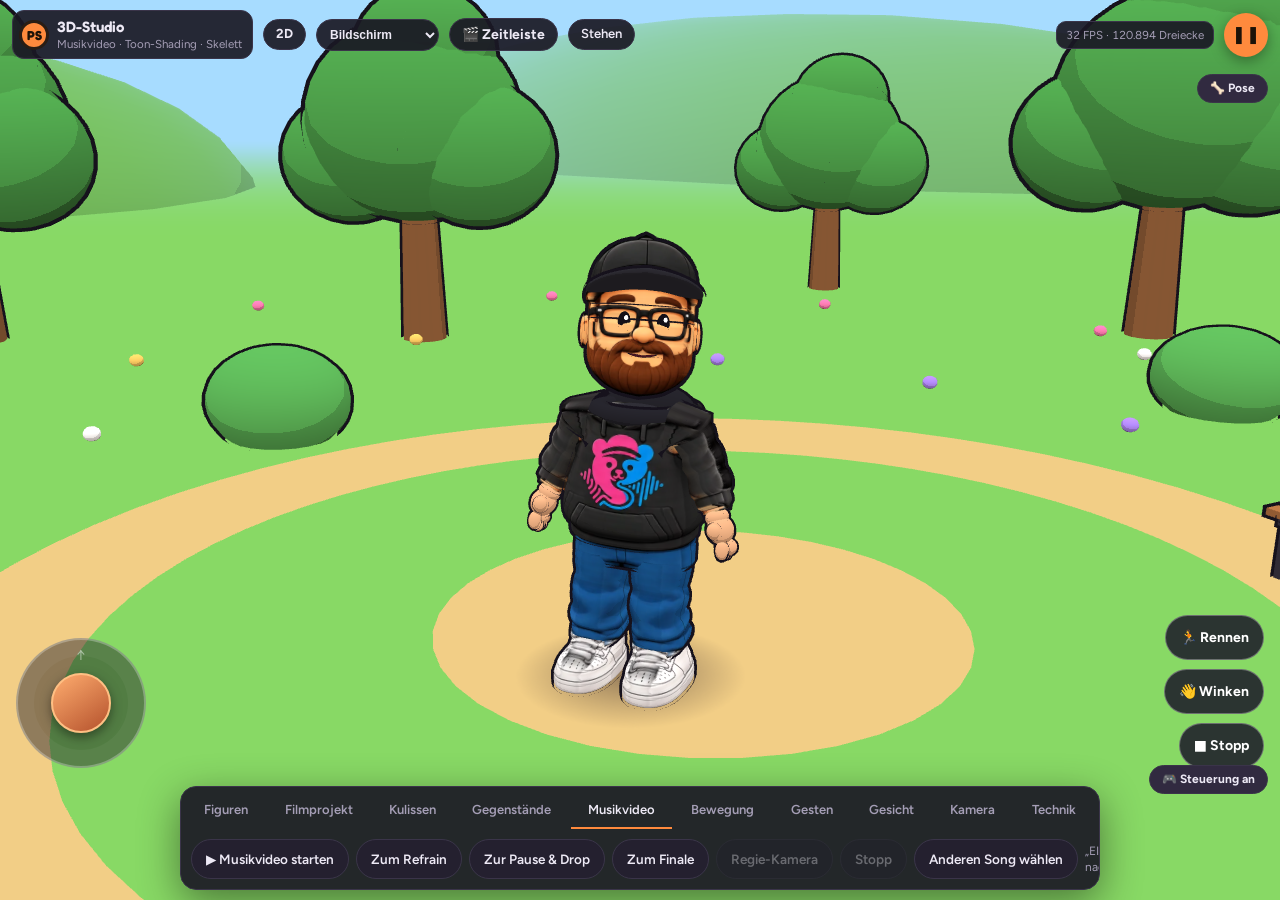
<file: 3d/index.html>
<!doctype html>
<html lang="de">
<head>
<meta charset="utf-8">
<meta name="viewport" content="width=device-width,initial-scale=1,viewport-fit=cover">
<title>PS Cartoon Studio 3D</title>
<link rel="preconnect" href="https://fonts.googleapis.com">
<link rel="preconnect" href="https://fonts.gstatic.com" crossorigin>
<link href="https://fonts.googleapis.com/css2?family=Fredoka:wght@500;600&family=Figtree:wght@400;500;600;700&display=swap" rel="stylesheet">
<style>
/* Layout: Vollbild-3D-Bühne, oben eine schmale Info-Leiste, unten ein Bedienfeld mit Reitern. Bewusst nur dunkles Studio-Design. */
:root{
  --ink:#13111a; --panel:rgba(27,24,36,.92); --panel2:#24202f; --line:#3a3449; --text:#ede9f5; --mute:#a59eb6;
  --accent:#ff8a3d; --accent2:#4fd1c5; --sel:#ffd166;
  --display:'Fredoka','Trebuchet MS',system-ui,sans-serif; --body:'Figtree',system-ui,-apple-system,'Segoe UI',Roboto,sans-serif;
  color-scheme:dark;
}
*{box-sizing:border-box}
[hidden]{display:none!important}
html,body{height:100%;margin:0;background:var(--ink);color:var(--text);font:14px/1.4 var(--body);overflow:hidden;-webkit-tap-highlight-color:transparent}
button,input{font:inherit;color:inherit}
#c{position:fixed;inset:0;width:100%;height:100%;display:block;touch-action:none;outline:none}
#top{position:fixed;left:0;right:0;top:0;display:flex;align-items:center;gap:10px;pointer-events:none;
  padding:calc(10px + env(safe-area-inset-top,0px)) max(12px,env(safe-area-inset-right,0px)) 10px max(12px,env(safe-area-inset-left,0px))}
#top > *{pointer-events:auto}
.brand{display:flex;align-items:center;gap:8px;background:var(--panel);border:1px solid var(--line);border-radius:12px;padding:6px 10px 6px 6px;min-width:0}
.logo{width:30px;height:30px;border-radius:50%;background:var(--accent);color:#1d1208;display:grid;place-items:center;font:700 13px var(--display);border:3px solid #2a1d14;flex:none}
.bt{display:flex;flex-direction:column;min-width:0}
.bt b{font:600 15px var(--display);white-space:nowrap}
.bt span{font-size:11.5px;color:var(--mute);white-space:nowrap;overflow:hidden;text-overflow:ellipsis}
#to2d{background:var(--panel);border:1px solid var(--line);border-radius:20px;padding:5px 12px;font-weight:700;font-size:13px;color:var(--text);text-decoration:none}
#status{background:var(--panel);border:1px solid var(--line);border-radius:20px;padding:5px 12px;font-weight:600;font-size:13px;white-space:nowrap;overflow:hidden;text-overflow:ellipsis;min-width:0}
#status i{font-style:normal;color:var(--sel)}
.spacer{flex:1}
#stats{background:var(--panel);border:1px solid var(--line);border-radius:10px;padding:5px 9px;font-size:11.5px;color:var(--mute);font-variant-numeric:tabular-nums;white-space:nowrap}
#bPause{width:44px;height:44px;border-radius:50%;border:0;background:var(--accent);color:#1d1208;font-size:17px;font-weight:700;cursor:pointer;flex:none;box-shadow:0 4px 14px rgba(0,0,0,.35)}
#panel{position:fixed;left:50%;transform:translateX(-50%);bottom:calc(10px + env(safe-area-inset-bottom,0px));width:min(920px,calc(100% - 20px));
  background:var(--panel);border:1px solid var(--line);border-radius:16px;box-shadow:0 12px 40px rgba(0,0,0,.45);backdrop-filter:blur(8px);-webkit-backdrop-filter:blur(8px)}
#tabs{display:flex;gap:2px;padding:6px 6px 0;overflow-x:auto;scrollbar-width:none}
#tabs::-webkit-scrollbar{display:none}
.tab{flex:1 0 auto;background:none;border:0;border-bottom:2px solid transparent;color:var(--mute);font-weight:600;font-size:13px;padding:8px 10px;cursor:pointer;white-space:nowrap}
.tab.on{color:var(--text);border-bottom-color:var(--accent)}
.chips{display:flex;gap:7px;padding:10px;overflow-x:auto;scrollbar-width:none;align-items:center}
.chips::-webkit-scrollbar{display:none}
.chip{flex:none;height:40px;padding:0 14px;border-radius:20px;border:1px solid var(--line);background:var(--panel2);font-weight:600;font-size:13.5px;cursor:pointer;white-space:nowrap}
.chip:hover:not(:disabled){border-color:#5a5170}
.chip.on{background:var(--accent);border-color:var(--accent);color:#1d1208}
.chip:disabled{opacity:.35;cursor:default}
.chip:focus-visible,.tab:focus-visible,#bPause:focus-visible{outline:2px solid var(--sel);outline-offset:2px}
.field{flex:none;display:flex;align-items:center;gap:8px;height:40px;padding:0 12px;border-radius:20px;border:1px solid var(--line);background:var(--panel2);font-size:13px;font-weight:600;white-space:nowrap}
.field input[type=range]{width:120px;accent-color:var(--accent)}
.field output{font-variant-numeric:tabular-nums;color:var(--sel);min-width:38px}
.note{flex:none;font-size:12px;color:var(--mute);max-width:420px;white-space:normal;line-height:1.35}
#hint{position:fixed;left:50%;transform:translateX(-50%);bottom:calc(130px + env(safe-area-inset-bottom,0px));background:rgba(19,17,26,.78);border-radius:20px;padding:6px 14px;font-size:12.5px;color:var(--mute);pointer-events:none;transition:opacity .6s;white-space:nowrap}
#toast{position:fixed;left:50%;top:calc(70px + env(safe-area-inset-top,0px));transform:translateX(-50%);background:#2c2739;border:1px solid var(--line);border-radius:10px;padding:8px 14px;font-weight:500;box-shadow:0 8px 24px rgba(0,0,0,.45);transition:opacity .3s;max-width:calc(100% - 32px);text-align:center}
#err{position:fixed;inset:0;display:grid;place-items:center;padding:24px;text-align:center;background:var(--ink)}
#err div{max-width:440px}
#err b{font:600 20px var(--display);display:block;margin-bottom:8px}
@media (max-width:640px){
  #stats{display:none}
  .bt span{display:none}
  #hint{bottom:calc(122px + env(safe-area-inset-bottom,0px));font-size:11.5px}
  .chip{height:38px;padding:0 12px;font-size:13px}
}
@media (prefers-reduced-motion:reduce){*{transition:none!important}}

/* Film-Zeitleiste: eigener Editor über der bestehenden Studio-Bedienung. */
#timelineToggle{border:1px solid var(--line);border-radius:20px;padding:6px 12px;background:var(--panel);font-weight:700;cursor:pointer;white-space:nowrap}
#timelineToggle.on{background:var(--accent);color:#21140c}
#timelineEditor{position:fixed;z-index:4;left:50%;bottom:calc(110px + env(safe-area-inset-bottom,0px));transform:translateX(-50%);width:min(920px,calc(100% - 20px));padding:10px;background:rgba(27,24,36,.97);border:1px solid var(--line);border-radius:14px;box-shadow:0 12px 32px #0008}
.tltools{display:flex;gap:7px;align-items:center;flex-wrap:wrap}
.tltools button,.tltools select{background:var(--panel2);border:1px solid var(--line);border-radius:8px;padding:7px 10px;color:var(--text);cursor:pointer}
.tltools button:disabled{opacity:.4;cursor:default}
.tltools select{min-width:115px;max-width:180px}
#tlClock{font-variant-numeric:tabular-nums;color:var(--sel);font-weight:700}
#tlViewport{overflow-x:auto;margin-top:10px;touch-action:pan-x}
#tlTrack{position:relative;height:68px;min-width:100%;background:repeating-linear-gradient(90deg,#343041 0 1px,transparent 1px 80px),#1c1a26;border:1px solid var(--line);border-radius:8px;touch-action:pan-x}
.tlclip{position:absolute;top:27px;height:33px;background:linear-gradient(180deg,#377a91,#215b77);border:1px solid #5fd0ed;border-radius:6px;color:white;font-size:12px;font-weight:700;display:flex;align-items:center;padding:0 14px 0 7px;white-space:nowrap;overflow:hidden;text-overflow:ellipsis;cursor:grab;touch-action:none;user-select:none}
.tlclip.gesture{background:linear-gradient(180deg,#a35e81,#71375e);border-color:#fc9fc4}
.tlclip.selected{outline:2px solid #ffd166;z-index:2}
.tlresize{position:absolute;right:0;top:0;bottom:0;width:12px;border-left:2px solid #ffffff88;cursor:ew-resize}
#tlPlayhead{position:absolute;top:0;bottom:0;width:2px;background:#ffd166;pointer-events:none;z-index:3}
#tlPlayhead:before{content:'';position:absolute;top:0;left:-5px;border-left:6px solid transparent;border-right:6px solid transparent;border-top:10px solid #ffd166}
#tlTicks{height:22px;position:relative;font-size:10px;color:var(--mute);cursor:crosshair}
#tlTicks span{position:absolute;top:0;transform:translateX(-50%)}
#tlHint{font-size:11px;color:var(--mute);padding-top:6px}
@media(max-width:640px){
 #timelineEditor{bottom:calc(112px + env(safe-area-inset-bottom,0px));padding:8px}
 #timelineToggle{padding:6px 8px;font-size:12px}
 .tltools{gap:5px}.tltools button,.tltools select{padding:6px 8px;font-size:12px}
 #tlTrack{height:62px}
 #tlHint{font-size:10px}
}


/* Schritt 2: adaptive Studio-Bühne und große mobile Steuerung */
#frameFormatTop{background:var(--panel);border:1px solid var(--line);border-radius:20px;padding:7px 9px;color:var(--text);font-size:12px;font-weight:700;max-width:135px}
#mobileDock{display:none}
#c{margin:0}
@media(max-width:640px){
 #top{gap:6px;padding:calc(7px + env(safe-area-inset-top,0px)) 8px 6px}
 #top .brand{padding:4px 7px 4px 4px}
 #top .logo{width:28px;height:28px;font-size:12px}
 #top .bt b{font-size:13px}
 #top #to2d{padding:5px 8px}
 #top #timelineToggle,#top #frameFormatTop,#top #bPause,#top #status{display:none}
 #panel{z-index:6;bottom:calc(7px + env(safe-area-inset-bottom,0px));width:calc(100% - 12px);border-radius:14px}
 #tabs{padding:4px 4px 0;gap:2px;justify-content:flex-start}
 #tabs .tab{min-width:77px;min-height:55px;font-size:12px;padding:10px 8px 8px;border-radius:9px 9px 0 0;border-bottom-width:3px}
 #chips{display:none}
 #panel.expanded #chips{display:grid;grid-template-columns:repeat(2,minmax(0,1fr));max-height:min(34vh,250px);overflow-y:auto;overflow-x:hidden;gap:8px;padding:9px}
 #panel.expanded .chip{width:100%;white-space:normal;min-height:48px;height:auto;padding:8px;text-align:center}
 #panel.expanded .field,#panel.expanded .note{grid-column:1/-1;justify-content:center;max-width:none}
 #mobileDock{position:fixed;z-index:6;left:50%;transform:translateX(-50%);bottom:calc(81px + env(safe-area-inset-bottom,0px));display:flex;gap:8px;align-items:center;justify-content:center;background:rgba(27,24,36,.93);padding:6px;border:1px solid var(--line);border-radius:16px;box-shadow:0 6px 18px #0006}
 #mobileDock button,#mobileDock select{height:46px;min-width:70px;padding:6px 10px;border:1px solid var(--line);border-radius:11px;background:var(--panel2);color:var(--text);font-weight:700;font-size:13px}
 #mobileDock button:active{background:var(--accent);color:var(--ink)}
 #mobileDock select{min-width:92px;max-width:106px}
 #timelineEditor{z-index:5;bottom:calc(145px + env(safe-area-inset-bottom,0px));max-height:42vh;overflow-y:auto;overscroll-behavior:contain}
 #panel.expanded ~ #timelineEditor{bottom:calc(150px + env(safe-area-inset-bottom,0px))}
 #hint{bottom:calc(148px + env(safe-area-inset-bottom,0px));max-width:90%;text-align:center}
 #toast{z-index:20}
}
@media(max-width:390px){
 #tabs .tab{min-width:70px}
 #mobileDock{gap:5px}
 #mobileDock button,#mobileDock select{min-width:62px;padding:5px 7px}
}


/* Kulissen- und Requisiten-Editor */
.propControls{display:flex;align-items:center;gap:7px;flex-wrap:wrap;max-height:170px;overflow-y:auto}
.propControls select,.propControls button{font:600 13px var(--body);color:var(--text);border:1px solid var(--line);background:var(--panel2);border-radius:9px;padding:9px;min-height:40px}
.propControls select{max-width:172px}.propControls button{cursor:pointer;min-width:40px}.propControls button:disabled{opacity:.38}
.propControls span{color:var(--mute);font-size:11px}
@media(max-width:640px){#panel.expanded .propControls{grid-column:1/-1;display:grid;grid-template-columns:repeat(4,minmax(0,1fr));max-height:none}
#panel.expanded .propControls select{grid-column:span 2;max-width:none;min-width:0}
#panel.expanded .propControls button{min-width:0}
#panel.expanded .propControls span{grid-column:1/-1}}


/* Filmprojekt-Editor */
.filmControls{display:flex;align-items:center;gap:7px;flex-wrap:wrap;max-height:180px;overflow-y:auto}
.filmControls button,.filmControls input,.filmControls select{font:600 13px var(--body);color:var(--text);border:1px solid var(--line);background:var(--panel2);border-radius:9px;padding:8px 10px;min-height:40px}
.filmControls button{cursor:pointer}.filmControls input{width:160px}.filmControls select{max-width:175px}
.filmControls span{font-size:12px;color:var(--sel)}
@media(max-width:640px){#panel.expanded .filmControls{display:grid;grid-template-columns:repeat(2,minmax(0,1fr));grid-column:1/-1;max-height:none}
#panel.expanded .filmControls input,#panel.expanded .filmControls select{width:100%;max-width:none}
#panel.expanded .filmControls button{min-height:48px}}

/* Mobile Figurensteuerung: joystick links, Gesten rechts – oberhalb der Studioleiste. */
#touchControls{position:fixed;z-index:5;left:0;right:0;bottom:calc(132px + env(safe-area-inset-bottom,0px));display:flex;justify-content:space-between;align-items:flex-end;padding:0 max(16px,env(safe-area-inset-left,0px)) 0 max(16px,env(safe-area-inset-right,0px));pointer-events:none}
#touchControls[hidden]{display:none!important}
#touchStick{position:relative;width:130px;height:130px;border:2px solid rgba(255,255,255,.3);border-radius:50%;background:rgba(20,19,29,.46);box-shadow:inset 0 0 0 16px rgba(255,255,255,.035);touch-action:none;pointer-events:auto;user-select:none}
#touchStick::before{content:'↑';position:absolute;top:6px;left:50%;transform:translateX(-50%);color:rgba(255,255,255,.5)}
#touchKnob{position:absolute;left:50%;top:50%;width:60px;height:60px;margin:-30px 0 0 -30px;border-radius:50%;border:2px solid #ffbf83;background:linear-gradient(145deg,#ffad6f,#b4512c);box-shadow:0 4px 12px rgba(0,0,0,.45);transition:transform .08s;pointer-events:none}
#touchActions{display:flex;flex-direction:column;align-items:flex-end;gap:9px;pointer-events:auto}
.touchAct{min-width:82px;height:45px;padding:0 14px;border:1px solid rgba(255,255,255,.3);border-radius:25px;background:rgba(28,23,40,.85);color:white;font-weight:700;touch-action:none;user-select:none}
.touchAct:active,.touchAct.held{background:#ff8a3d;color:#20120c}
#poseToggle,#poseReset{position:fixed;z-index:6;right:max(12px,env(safe-area-inset-right,0px));top:calc(74px + env(safe-area-inset-top,0px));border:1px solid var(--line);border-radius:18px;background:#312a40;padding:5px 12px;cursor:pointer;font-size:12px;font-weight:700;color:inherit}
#poseReset{top:calc(108px + env(safe-area-inset-top,0px))}
#poseToggle[aria-pressed="true"]{background:#4fd1c5;color:#13111a;border-color:#4fd1c5}
#touchToggle{position:fixed;z-index:5;right:12px;bottom:calc(106px + env(safe-area-inset-bottom,0px));border:1px solid var(--line);border-radius:18px;background:#312a40;padding:5px 12px;cursor:pointer;font-size:12px;font-weight:700}
@media(max-width:640px){#touchControls{bottom:calc(138px + env(safe-area-inset-bottom,0px))}#touchStick{width:116px;height:116px}#touchActions .touchAct{height:40px;min-width:72px;font-size:12px}#hint{display:none}}
</style>
</head>
<body>
<canvas id="c" tabindex="0" aria-label="3D-Bühne – ziehen zum Drehen der Kamera"></canvas>
<div id="top">
  <div class="brand"><span class="logo">PS</span><div class="bt"><b>3D-Studio</b><span>Musikvideo · Toon-Shading · Skelett</span></div></div>
  <a id="to2d" href="../" title="Zum 2D-Studio">2D</a>
  <select id="frameFormatTop" aria-label="Bühnenformat auswählen" title="Format der 3D-Vorschau">
    <option value="auto">Bildschirm</option><option value="portrait">Hochkant 9:16</option><option value="landscape">Quer 16:9</option>
  </select>

<button id="timelineToggle" type="button" aria-controls="timelineEditor" aria-expanded="false">🎬 Zeitleiste</button>
  <div id="status">Stehen</div>
  <div class="spacer"></div>
  <div id="stats">– FPS</div>
  <button id="bPause" title="Pause / Weiter (Leertaste)" aria-label="Pause">❚❚</button>
</div>
<div id="mobileDock" role="group" aria-label="Schnellsteuerung">
 <button id="mobilePause" type="button" aria-label="Pause oder Abspielen">❚❚ Pause</button>
 <button id="mobileTimeline" type="button" aria-controls="timelineEditor">🎬 Film</button>
 <select id="frameFormatMobile" aria-label="Bühnenformat">
  <option value="auto">Auto</option><option value="portrait">9:16</option><option value="landscape">16:9</option>
 </select>
</div>

<div id="hint">Ziehen = Kamera drehen · Mausrad oder zwei Finger = Zoom</div>
<div id="toast" hidden></div>
<div id="touchControls" aria-label="Figur mit Touch bewegen">
  <div id="touchStick" role="group" aria-label="Joystick für die Figur"><div id="touchKnob"></div></div>
  <div id="touchActions"><button id="touchRun" class="touchAct" type="button">🏃 Rennen</button><button id="touchWave" class="touchAct" type="button">👋 Winken</button><button id="touchStop" class="touchAct" type="button">■ Stopp</button></div>
</div>
<button id="touchToggle" type="button" aria-pressed="true" aria-controls="touchControls">🎮 Steuerung an</button>
<button id="poseToggle" type="button" aria-pressed="false" title="Pose-Modus: Hände und Füße ziehen">🦴 Pose</button>
<button id="poseReset" type="button" hidden>↺ Pose lösen</button>
<section id="panel" aria-label="Steuerung">
  <nav id="tabs"></nav>
  <div class="chips" id="chips"></div>
</section>

<section id="timelineEditor" aria-label="Film-Zeitleiste" hidden>
  <div class="tltools">
    <button type="button" id="tlPlay" title="Film abspielen">▶ Abspielen</button>
    <button type="button" id="tlStop" title="Zurück zum Anfang">■ Anfang</button>
    <span id="tlClock">00:00 / 00:30</span>
    <select id="tlNewType" aria-label="Animation auswählen"></select>
    <button type="button" id="tlAdd">+ Block</button>
    <button type="button" id="tlDelete" disabled>Entfernen</button>
  </div>
  <div id="tlViewport">
    <div id="tlTicks" aria-label="Zeitachse"></div>
    <div id="tlTrack" aria-label="Animationsspur für PS Peter">
      <div id="tlPlayhead"></div>
    </div>
  </div>
  <div id="tlHint">Block ziehen = verschieben · rechten Rand ziehen = Dauer ändern · oben auf Zeitachse tippen = springen · 30 Sekunden Testszene</div>
</section>

<input type="file" id="fVoice" accept="audio/*,.mp3,.wav" hidden>
<div id="err" hidden><div><b>3D konnte nicht starten</b><span id="errMsg">Dein Browser unterstützt kein WebGL oder Three.js konnte nicht geladen werden. Bitte mit Internetverbindung in Chrome, Edge, Firefox oder Safari öffnen.</span></div></div>

<script src="three.min.js"></script>
<script>window.THREE || document.write('<script src="https://cdnjs.cloudflare.com/ajax/libs/three.js/r128/three.min.js"><\/script>')</script>
<script>
'use strict';
/* =====================================================================
   PS Cartoon Studio – 3D-Prototyp (Phase 1)
   Echte 3D-Figur: ein Skelett aus 33 Knochen, Körper als SkinnedMesh mit
   weichen Gelenkgewichten, Toon-Shading + schwarze Kontur (Inverted Hull),
   Gesicht mit Morph Targets, Animationen über THREE.AnimationMixer.
   Bewegungen werden aus Fußbahnen + Zwei-Knochen-IK berechnet (kein Rutschen).
   ===================================================================== */
if (!window.THREE) { document.getElementById('err').hidden = false; throw new Error('three.js fehlt'); }
const T = THREE;
const $ = s => document.querySelector(s);
const clamp = (v, a, b) => Math.max(a, Math.min(b, v));
const lerp = (a, b, t) => a + (b - a) * t;
const sstep = (a, b, x) => { const t = clamp((x - a) / (b - a), 0, 1); return t * t * (3 - 2 * t); };
const damp = (a, b, l, dt) => lerp(a, b, 1 - Math.exp(-l * dt));
const angDiff = (a, b) => { let d = b - a; while (d > Math.PI) d -= 2 * Math.PI; while (d < -Math.PI) d += 2 * Math.PI; return d; };
const TAU = Math.PI * 2;
const SIDES = [['L', 1], ['R', -1]];   // L = linke Körperseite der Figur (+X), R = rechte (-X)

// ---------- Renderer & Szene ----------
const canvas = $('#c');
let renderer;
try { renderer = new T.WebGLRenderer({ canvas, antialias: true, powerPreference: 'high-performance' }); }
catch (e) { $('#err').hidden = false; throw e; }
const isPhone = () => Math.min(innerWidth, innerHeight) < 600;
let quality = isPhone() ? 1 : 2; // 0 niedrig, 1 mittel, 2 hoch
const PR = [1, 1.5, 2];
const scene = new T.Scene();
const SKY = new T.Color('#a7dcff');
scene.background = SKY; scene.fog = new T.Fog(SKY, 18, 42);
const camera = new T.PerspectiveCamera(38, 1, 0.05, 140);
scene.add(new T.HemisphereLight(0xffffff, 0x5d4c40, 0.5));
const sun = new T.DirectionalLight(0xffffff, 0.62); sun.position.set(4, 8, 6); scene.add(sun);

// Toon-Verlauf: 3 harte Helligkeitsstufen
const GRAD = (() => { const t = new T.DataTexture(new Uint8Array([120, 200, 255]), 3, 1, T.LuminanceFormat); t.minFilter = t.magFilter = T.NearestFilter; t.generateMipmaps = false; t.needsUpdate = true; return t; })();
const OUTC = '#16121c';
function toon(color, o) { return new T.MeshToonMaterial(Object.assign({ color: new T.Color(color), gradientMap: GRAD }, o || {})); }
// Kontur: Rückseiten entlang der Normalen aufblasen (funktioniert auch mit Skinning und Morphs)
function outlineMat(th, o) {
  const m = new T.MeshBasicMaterial(Object.assign({ color: OUTC, side: T.BackSide }, o || {}));
  m.userData.th = th;
  m.onBeforeCompile = sh => {
    sh.uniforms.uTh = { value: m.userData.th };
    sh.vertexShader = 'uniform float uTh;\n' + sh.vertexShader.replace('#include <begin_vertex>', '#include <begin_vertex>\n\ttransformed += normalize(normal) * uTh;');
  };
  return m;
}
const SPH = new T.SphereGeometry(1, 22, 16), SPH_LO = new T.SphereGeometry(1, 10, 7);
const BOX = new T.BoxGeometry(1, 1, 1);
function part(parent, geo, color, pos, scl, rot, th, opt) {
  opt = opt || {};
  const mat = opt.mat || toon(color);
  const m = new T.Mesh(geo, mat); m.position.set(...(pos || [0, 0, 0])); m.scale.set(...(scl || [1, 1, 1])); m.rotation.set(...(rot || [0, 0, 0]));
  if (th > 0) {
    if (opt.box) { const s = m.scale; const o = new T.Mesh(geo, new T.MeshBasicMaterial({ color: OUTC, side: T.BackSide })); o.scale.set(1 + 2 * th / s.x, 1 + 2 * th / s.y, 1 + 2 * th / s.z); m.add(o); }
    else { const avg = (m.scale.x + m.scale.y + m.scale.z) / 3; m.add(new T.Mesh(geo, outlineMat(th / avg))); }
  }
  parent.add(m); return m;
}
function canvasTex(w, h, draw) { const c = document.createElement('canvas'); c.width = w; c.height = h; draw(c.getContext('2d'), w, h); const t = new T.CanvasTexture(c); t.anisotropy = 4; return t; }

// ---------- Umgebung ----------
const world = new T.Group(); scene.add(world);
(() => {
  const g = new T.Mesh(new T.CircleGeometry(44, 48), toon('#79c25a')); g.rotation.x = -Math.PI / 2; world.add(g);
  const path = new T.Mesh(new T.RingGeometry(2.7, 3.5, 72), toon('#d8b878')); path.rotation.x = -Math.PI / 2; path.position.y = 0.004; world.add(path);
  const plaza = new T.Mesh(new T.CircleGeometry(1.2, 40), toon('#d8b878')); plaza.rotation.x = -Math.PI / 2; plaza.position.y = 0.004; world.add(plaza);
  const tree = (x, z, s) => {
    const t = new T.Group(); t.position.set(x, 0, z); t.scale.setScalar(s); world.add(t);
    part(t, new T.CylinderGeometry(0.13, 0.18, 1.3, 12), '#8a5a36', [0, 0.65, 0], null, null, 0.02);
    [[0, 1.75, 0, 0.85], [-0.55, 1.45, 0.15, 0.55], [0.55, 1.5, -0.1, 0.6], [0.1, 2.25, -0.05, 0.55]].forEach(([a, b, c, r]) => part(t, SPH, '#4ea24c', [a, b, c], [r, r * 0.92, r], null, 0.03));
  };
  [[-5.2, -4.2, 1.1], [5.6, -3.6, 1], [-6.6, 2.6, 0.95], [6.2, 3.4, 1.05], [0.4, -7.8, 1.2], [-3.2, -8.6, 0.9], [4.2, -8.2, 1], [-8.5, -2, 1.1], [8.4, -1, 0.9]].forEach(p => tree(...p));
  const bush = (x, z) => part(world, SPH, '#5bb257', [x, 0.25, z], [0.5, 0.36, 0.45], null, 0.02);
  [[-3.9, -1.2], [4.3, 1.6], [-2.2, 4.6], [1.4, -5.2], [-4.6, 3.6]].forEach(p => bush(...p));
  [[-12, -26, 14, 4], [10, -28, 16, 5], [-26, -10, 10, 3.5], [26, -8, 12, 4]].forEach(([x, z, sx, sy]) => { const h = new T.Mesh(SPH, toon('#6bb04f')); h.position.set(x, -0.5, z); h.scale.set(sx, sy, 7); world.add(h); });
  const flowers = ['#ff7eb6', '#ffd166', '#ffffff', '#b38cff'];
  for (let i = 0; i < 40; i++) { const a = i * 2.39996, r = 4.3 + (i * 37 % 50) / 10; part(world, SPH_LO, flowers[i % 4], [Math.cos(a) * r, 0.05, Math.sin(a) * r], [0.06, 0.05, 0.06], null, 0); }
})();
const clouds = [];
for (let i = 0; i < 6; i++) {
  const c = new T.Group(); c.position.set(-18 + i * 7.5, 7.5 + (i % 3), -16 - (i % 2) * 6); world.add(c); clouds.push(c);
  [[0, 0, 1.4], [1.3, 0.2, 1.1], [-1.3, 0.1, 1], [0.4, 0.7, 1]].forEach(([a, b, r]) => part(c, SPH_LO, '#ffffff', [a, b, 0], [r, r * 0.75, r * 0.8], null, 0));
}
// Parkbank
const BENCH = { pos: new T.Vector3(2.7, 0, -1.7), yaw: -0.55 };
(() => {
  const b = new T.Group(); b.position.copy(BENCH.pos); b.rotation.y = BENCH.yaw; world.add(b);
  const wood = '#b07040', iron = '#3a3542';
  [-0.1, 0, 0.1].forEach(z => part(b, BOX, wood, [0, 0.33, z - 0.02], [1.35, 0.035, 0.085], null, 0.012, { box: true }));
  [0.55, 0.68].forEach((y, i) => part(b, BOX, wood, [0, y, -0.19 - i * 0.02], [1.35, 0.075, 0.03], [-0.15, 0, 0], 0.012, { box: true }));
  [-0.58, 0.58].forEach(x => {
    part(b, BOX, iron, [x, 0.16, 0.07], [0.05, 0.32, 0.05], null, 0.01, { box: true });
    part(b, BOX, iron, [x, 0.34, -0.15], [0.05, 0.68, 0.05], [-0.12, 0, 0], 0.01, { box: true });
    part(b, BOX, iron, [x, 0.3, -0.04], [0.05, 0.04, 0.32], null, 0.01, { box: true });
  });
})();
const shadowTex = canvasTex(128, 128, (g, w) => { const r = g.createRadialGradient(w / 2, w / 2, 4, w / 2, w / 2, w / 2); r.addColorStop(0, 'rgba(20,10,30,.42)'); r.addColorStop(1, 'rgba(20,10,30,0)'); g.fillStyle = r; g.fillRect(0, 0, w, w); });
const blob = new T.Mesh(new T.PlaneGeometry(1, 1), new T.MeshBasicMaterial({ map: shadowTex, transparent: true, depthWrite: false }));
blob.rotation.x = -Math.PI / 2; blob.position.y = 0.008; scene.add(blob);


// ---------- 3D-Kulissen und frei bearbeitbare Requisiten ----------
const stageGroups={}, propsRoot=new T.Group();scene.add(propsRoot);
let stageName='park', activeProp=null, propSerial=0;
const stageNames={park:'Park',wohnzimmer:'Wohnzimmer',stadt:'Stadt am Abend',buehne:'Bühne'};
const propNames={sofa:'Sofa',tisch:'Tisch',stuhl:'Stuhl',pflanze:'Pflanze',lampe:'Stehlampe',mikrofon:'Mikrofon',lautsprecher:'Lautsprecher',discokugel:'Discokugel',bank:'Parkbank'};
function stagePiece(group,geo,color,pos,scale,rot,outline){
 return part(group,geo,color,pos,scale,rot,outline==null?.015:outline);
}
function stageBox(g,c,p,s){return stagePiece(g,BOX,c,p,s,null,.01);}
function newStage(name,floor){
 const g=new T.Group();scene.add(g);stageGroups[name]=g;
 const f=new T.Mesh(new T.PlaneGeometry(40,40),toon(floor));f.rotation.x=-Math.PI/2;f.position.y=-.02;g.add(f);return g;
}
{
 const g=newStage('wohnzimmer','#a88465');
 stageBox(g,'#e5d3b5',[0,3,-6],[16,6,.12]);
 stageBox(g,'#d9bd9c',[-8,3,0],[.12,6,12]);
 stageBox(g,'#805f4e',[0,.02,-1.5],[4,.025,3]);
 stageBox(g,'#9bcee4',[-2.8,3.2,-5.9],[2.2,2.0,.08]);
 stageBox(g,'#eee9de',[-2.8,3.2,-5.81],[.10,2.08,.09]);
 stageBox(g,'#eee9de',[-2.8,3.2,-5.79],[2.3,.10,.09]);
 stageBox(g,'#eee9de',[-2.8,3.2,-5.78],[.1,2.0,.11]);
 stageBox(g,'#eee9de',[-2.8,3.2,-5.77],[2.2,.08,.1]);
 stageBox(g,'#dec4a4',[2.8,1.7,-5.8],[1.6,2.9,.1]);
}
{
 const g=newStage('stadt','#343840');
 for(let i=0;i<12;i++){
   const x=(i%6-2.5)*3.7,z=i<6?-8:-14,h=3+(i*7%6);
   stageBox(g,i%3===0?'#485268':'#394359',[x,h/2,z],[2.8,h,1.7]);
   for(let y=1.4;y<h-.2;y+=1.05)for(let dx of [-.7,.7])
     stageBox(g,(i+y)%3>1?'#ffdf8b':'#738ba6',[x+dx,y,z+.9],[.46,.48,.035]);
 }
 stageBox(g,'#a0a1a4',[0,.012,0],[12,.022,2.3]);
 for(let x=-5;x<6;x+=2)stageBox(g,'#e4d9ac',[x,.025,0],[.85,.02,.08]);
}
{
 const g=newStage('buehne','#1b1a27');
 stageBox(g,'#38313c',[0,.14,-1.25],[6.4,.28,4.0]);
 stageBox(g,'#3e2445',[0,2.7,-4.6],[8.0,5.3,.13]);
 for(const x of [-3.2,3.2]){
   stageBox(g,'#641e54',[x,2.7,-4.42],[.8,5.3,.16]);
   stagePiece(g,new T.CylinderGeometry(.13,.2,.7,12),'#f5e5bf',[x,4.8,-3.3],null,null,.01);
 }
 stageBox(g,'#282734',[0,5.4,-3.9],[7.6,.32,.38]);
}
function buildProp(type){
 const g=new T.Group(), Bx=(c,p,s)=>stagePiece(g,BOX,c,p,s,null,.008),
 Cy=(r1,r2,h,c,p)=>stagePiece(g,new T.CylinderGeometry(r1,r2,h,12),c,p,null,null,.006),
 Sp=(c,p,s)=>stagePiece(g,SPH,c,p,s,null,.006);
 const dark='#2a2a32',metal='#777887',wood='#956d4b';
 if(type==='sofa'){
   Bx('#5a7e91',[0,.29,0],[1.45,.48,.60]);Bx('#527082',[0,.66,-.23],[1.53,.67,.22]);
   for(const x of [-.68,.68])Bx('#527082',[x,.43,0],[.2,.57,.65]);
   for(const x of [-.34,.34])Bx('#86a5b6',[x,.55,.10],[.56,.12,.39]);
 }else if(type==='tisch'){
   Bx(wood,[0,.68,0],[1.14,.09,.72]);
   for(const x of [-.45,.45])for(const z of [-.27,.27])Bx(dark,[x,.33,z],[.07,.65,.07]);
 }else if(type==='stuhl'){
   Bx(wood,[0,.54,0],[.52,.10,.51]);Bx(wood,[0,.95,-.22],[.53,.82,.09]);
   for(const x of [-.2,.2])for(const z of [-.2,.2])Bx(dark,[x,.25,z],[.06,.48,.06]);
 }else if(type==='pflanze'){
   Cy(.25,.18,.35,'#b66f4d',[0,.2,0]);Cy(.08,.12,.6,'#568749',[0,.67,0]);
   for(const [x,z] of [[-.2,0],[.2,0],[0,.2],[0,-.2]])Sp('#3d965d',[x,.95,z],[.28,.34,.21]);
 }else if(type==='lampe'){
   Cy(.18,.2,.06,dark,[0,.03,0]);Cy(.035,.035,1.6,metal,[0,.85,0]);
   stagePiece(g,new T.ConeGeometry(.34,.48,20),'#f5e5be',[0,1.75,0],null,null,.008);
 }else if(type==='mikrofon'){
   Cy(.22,.22,.04,dark,[0,.02,0]);Cy(.023,.023,1.48,metal,[0,.76,0]);
   Sp('#30323a',[0,1.55,0],[.075,.12,.07]);
 }else if(type==='lautsprecher'){
   Bx('#22232d',[0,.55,0],[.66,1.12,.42]);
   for(const [y,r] of [[.33,.2],[.83,.11]]){
     stagePiece(g,new T.CylinderGeometry(r,r,.035,24),'#5d6170',[0,y,.225],[1,1,1],[Math.PI/2,0,0],.004);
     Sp(dark,[0,y,.25],[r*.45,r*.45,.03]);
   }
 }else if(type==='discokugel'){
   Cy(.028,.028,1.0,metal,[0,2.1,0]);Sp('#bbc6d8',[0,1.5,0],[.34,.34,.34]);
   for(let i=0;i<12;i++){const a=i*Math.PI/6;Sp(i%2?'#75d8fb':'#f2a6dc',[Math.cos(a)*.3,1.5,Math.sin(a)*.3],[.07,.07,.06]);}
 }else if(type==='bank'){
   for(const z of [-.1,0,.1])Bx(wood,[0,.45,z],[1.35,.07,.09]);
   Bx(wood,[0,.76,-.2],[1.35,.4,.09]);
   for(const x of [-.55,.55])Bx(dark,[x,.23,0],[.065,.45,.45]);
 }
 return g;
}
const props=[];
function addSceneProp(type,x,z){
 if(!propNames[type])return;
 const obj=buildProp(type),id=++propSerial;
 obj.position.set(x==null?1.2:x,0,z==null?0:z);propsRoot.add(obj);
 const p={id,type,stage:stageName,obj};props.push(p);activeProp=id;
 showStageProps();renderChips();toast(propNames[type]+' eingefügt');
}
function showStageProps(){
 props.forEach(p=>p.obj.visible=p.stage===stageName);
 if(!props.some(p=>p.id===activeProp&&p.stage===stageName))activeProp=null;
}
function setStage(name){
 if(!stageNames[name])return;
 stageName=name;world.visible=name==='park';
 Object.entries(stageGroups).forEach(([k,v])=>v.visible=k===name);
 SKY.set(name==='stadt'?'#1c2742':name==='wohnzimmer'?'#c9b4a7':name==='buehne'?'#252139':'#a7dcff');
 scene.background=SKY;scene.fog.color.copy(SKY);
 showStageProps();renderChips();toast('Kulisse: '+stageNames[name]);
}
function moveSceneProp(operation){
 const p=props.find(x=>x.id===activeProp&&x.stage===stageName);if(!p)return;
 if(operation==='left')p.obj.position.x-=.2;
 if(operation==='right')p.obj.position.x+=.2;
 if(operation==='forward')p.obj.position.z+=.2;
 if(operation==='back')p.obj.position.z-=.2;
 if(operation==='rotateL')p.obj.rotation.y-=Math.PI/12;
 if(operation==='rotateR')p.obj.rotation.y+=Math.PI/12;
 if(operation==='grow')p.obj.scale.multiplyScalar(1.1);
 if(operation==='shrink')p.obj.scale.multiplyScalar(1/1.1);
 p.obj.scale.clampScalar(.2,4);
 if(operation==='delete'){
   p.obj.parent.remove(p.obj);
   const index=props.indexOf(p);props.splice(index,1);activeProp=null;
 }
 renderChips();
}
function buildPropControls(container){
 const wrap=document.createElement('div');wrap.className='propControls';container.append(wrap);
 const addSelect=document.createElement('select');
 for(const [id,name] of Object.entries(propNames)){const o=document.createElement('option');o.value=id;o.textContent=name;addSelect.append(o);}
 wrap.append(addSelect);
 const add=document.createElement('button');add.textContent='+ Hinzufügen';add.onclick=()=>addSceneProp(addSelect.value);wrap.append(add);
 const choose=document.createElement('select'),none=document.createElement('option');none.value='';none.textContent='Gegenstand auswählen';choose.append(none);
 props.filter(p=>p.stage===stageName).forEach(p=>{const o=document.createElement('option');o.value=p.id;o.textContent=propNames[p.type]+' #'+p.id;choose.append(o);});
 choose.value=activeProp||'';choose.onchange=()=>{activeProp=Number(choose.value)||null;renderChips();};wrap.append(choose);
 const controls=[
   ['←','left'],['→','right'],['↑','back'],['↓','forward'],
   ['↶','rotateL'],['↷','rotateR'],['−','shrink'],['+','grow'],['Löschen','delete']
 ];
 for(const [label,id] of controls){
   const button=document.createElement('button');button.textContent=label;button.title=id;
   button.disabled=!activeProp;button.onclick=()=>moveSceneProp(id);wrap.append(button);
 }
 const note=document.createElement('span');note.textContent='Schritte: 20 cm · Drehen: 15° · Größe: 10 %';wrap.append(note);
}
for(const [name,g] of Object.entries(stageGroups))g.visible=false;

// ---------- Peter aus seinen Modellblättern ----------
// Formen: Querschnitte aus Vorder- und Seitenansicht (Superellipsen), Farben: Projektion der Zeichnungen (vorne/seitlich/hinten).
const MODEL = {"body":{"K":0.0021804511278195487,"torso":[[1.2232,-0.1962,0.1962,-0.2071,0.1308],[1.2145,-0.2071,0.205,-0.2071,0.1308],[1.2058,-0.2115,0.2115,-0.2071,0.1308],[1.1971,-0.2137,0.2159,-0.2573,0.2115],[1.1883,-0.214,0.2162,-0.2551,0.2006],[1.1796,-0.2146,0.2168,-0.2529,0.1853],[1.1709,-0.2152,0.2174,-0.2529,0.1156],[1.1622,-0.2158,0.218,-0.2573,0.1265],[1.1535,-0.2164,0.2186,-0.2617,0.133],[1.1447,-0.217,0.2192,-0.266,0.1395],[1.136,-0.2177,0.2198,-0.2682,0.1417],[1.1273,-0.2183,0.2204,-0.2704,0.1417],[1.1186,-0.2189,0.2211,-0.2704,0.1439],[1.1098,-0.2195,0.2217,-0.2682,0.1461],[1.1011,-0.2201,0.2223,-0.2682,0.1483],[1.0924,-0.2207,0.2229,-0.266,0.1505],[1.0837,-0.2213,0.2235,-0.2617,0.1483],[1.075,-0.2219,0.2241,-0.2595,0.1483],[1.0662,-0.2225,0.2247,-0.2551,0.1505],[1.0575,-0.2231,0.2253,-0.2529,0.1548],[1.0488,-0.2238,0.2259,-0.2464,0.157],[1.0401,-0.2244,0.2265,-0.242,0.1592],[1.0314,-0.225,0.2272,-0.2355,0.1614],[1.0226,-0.2256,0.2278,-0.2268,0.1635],[1.0139,-0.2262,0.2284,-0.2115,0.1657],[1.0052,-0.2268,0.229,-0.181,0.1679],[0.9965,-0.2274,0.2296,-0.1832,0.1701],[0.9877,-0.228,0.2302,-0.1832,0.1723],[0.979,-0.2286,0.2308,-0.1832,0.1744],[0.9703,-0.2246,0.2268,-0.1853,0.1766],[0.9616,-0.2268,0.2268,-0.1853,0.1788],[0.9529,-0.2289,0.2289,-0.1853,0.181],[0.9441,-0.2311,0.2311,-0.1875,0.1832],[0.9354,-0.2333,0.2333,-0.1875,0.1853],[0.9267,-0.2355,0.2355,-0.1897,0.1875],[0.918,-0.2377,0.2377,-0.1919,0.1897],[0.9092,-0.2398,0.2398,-0.1919,0.1919],[0.9005,-0.242,0.242,-0.1941,0.1941],[0.8918,-0.2442,0.2442,-0.1962,0.1941],[0.8831,-0.2486,0.2464,-0.1984,0.1962],[0.8744,-0.2508,0.2486,-0.2006,0.1984],[0.8656,-0.2529,0.2508,-0.2028,0.2006],[0.8569,-0.2529,0.2529,-0.205,0.2006],[0.8482,-0.2551,0.2551,-0.205,0.2028],[0.8395,-0.2573,0.2573,-0.2071,0.2071],[0.8308,-0.2595,0.2595,-0.2093,0.2115],[0.822,-0.2617,0.2617,-0.2115,0.2115],[0.8133,-0.2617,0.2617,-0.2137,0.2137],[0.8046,-0.2638,0.2638,-0.2137,0.2137],[0.7959,-0.266,0.266,-0.2159,0.2159],[0.7871,-0.266,0.266,-0.2159,0.2159],[0.7784,-0.2682,0.2682,-0.2159,0.2159],[0.7697,-0.2682,0.2682,-0.2159,0.218],[0.761,-0.2682,0.2682,-0.2159,0.2159],[0.7523,-0.2682,0.2682,-0.2159,0.2159],[0.7435,-0.266,0.266,-0.2137,0.2159],[0.7348,-0.266,0.266,-0.2115,0.2137],[0.7261,-0.2617,0.2617,-0.2071,0.2115],[0.7174,-0.2595,0.2595,-0.2006,0.2093],[0.7086,-0.2529,0.2529,-0.1941,0.205],[0.6999,-0.2464,0.2464,-0.1875,0.1984],[0.6912,-0.242,0.242,-0.1897,0.1875],[0.6825,-0.2442,0.242,-0.1875,0.181],[0.6738,-0.2442,0.242,-0.1875,0.181],[0.665,-0.2442,0.242,-0.1853,0.181],[0.6563,-0.242,0.242,-0.1788,0.1788],[0.6476,-0.2377,0.2377,-0.1635,0.1766],[0.6389,-0.2311,0.2311,-0.1526,0.1657],[0.6302,-0.2311,0.2333,-0.1526,0.1417],[0.6214,-0.2311,0.2333,-0.1526,0.1417],[0.6127,-0.2333,0.2333,-0.1505,0.1417],[0.604,-0.2333,0.2355,-0.1505,0.1395],[0.5953,-0.2333,0.2355,-0.1483,0.1395],[0.5865,-0.2355,0.2355,-0.1461,0.1374],[0.5778,-0.2355,0.2355,-0.1439,0.1374],[0.5691,-0.2355,0.2355,-0.1417,0.1374],[0.5604,-0.2355,0.2355,-0.1374,0.1352],[0.5517,-0.2355,0.2355,-0.1374,0.133],[0.5429,-0.2355,0.2355,-0.1374,0.133]],"legs":{"R":[[0.556,-0.2355,-0.0044,-0.1374,0.1352],[0.5473,-0.2355,-0.0022,-0.1374,0.133],[0.5386,-0.2355,-0.0022,-0.1374,0.133],[0.5298,-0.2355,-0.0044,-0.1374,0.1308],[0.5211,-0.2355,-0.0065,-0.1374,0.1308],[0.5124,-0.2333,-0.0065,-0.1374,0.1286],[0.5037,-0.2333,-0.0087,-0.1374,0.1265],[0.495,-0.2333,-0.0087,-0.1374,0.1243],[0.4862,-0.2311,-0.0109,-0.1374,0.1243],[0.4775,-0.2289,-0.0109,-0.1374,0.1221],[0.4688,-0.2268,-0.0131,-0.1352,0.1199],[0.4601,-0.2246,-0.0131,-0.133,0.1177],[0.4514,-0.2246,-0.0153,-0.1308,0.1156],[0.4426,-0.2268,-0.0174,-0.1286,0.1112],[0.4339,-0.2311,-0.0174,-0.1286,0.109],[0.4252,-0.2333,-0.0196,-0.133,0.1068],[0.4165,-0.2355,-0.0196,-0.1352,0.1025],[0.4077,-0.2355,-0.0196,-0.1374,0.1025],[0.399,-0.2355,-0.0174,-0.1395,0.1047],[0.3903,-0.2355,-0.0153,-0.1395,0.1068],[0.3816,-0.2333,-0.0131,-0.1395,0.1068],[0.3729,-0.2311,-0.0131,-0.1374,0.1068],[0.3641,-0.2311,-0.0131,-0.1352,0.1068],[0.3554,-0.2289,-0.0153,-0.133,0.1047],[0.3467,-0.2268,-0.0174,-0.1308,0.1025],[0.338,-0.2246,-0.0196,-0.1308,0.1003],[0.3292,-0.2246,-0.0218,-0.1286,0.0981],[0.3205,-0.2289,-0.024,-0.1308,0.0959],[0.3118,-0.2333,-0.0262,-0.1352,0.0981],[0.3031,-0.2377,-0.0262,-0.1395,0.1025],[0.2944,-0.2398,-0.0262,-0.1417,0.1047],[0.2856,-0.2398,-0.024,-0.1417,0.1068],[0.2769,-0.2398,-0.0196,-0.1417,0.1047],[0.2682,-0.2377,-0.0174,-0.1395,0.1003],[0.2595,-0.2355,-0.0174,-0.1374,0.0959],[0.2508,-0.2311,-0.0174,-0.133,0.1003],[0.242,-0.2289,-0.0218,-0.1308,0.1047],[0.2333,-0.2333,-0.0262,-0.1352,0.1047],[0.2246,-0.2377,-0.024,-0.1374,0.1047],[0.2159,-0.2377,-0.0218,-0.1395,0.109],[0.2071,-0.2377,-0.0218,-0.1395,0.1156],[0.1984,-0.2377,-0.0218,-0.1374,0.1243]],"L":[[0.556,0.0044,0.2355,-0.1374,0.1352],[0.5473,0.0022,0.2355,-0.1374,0.133],[0.5386,0.0044,0.2355,-0.1374,0.133],[0.5298,0.0044,0.2355,-0.1374,0.1308],[0.5211,0.0065,0.2355,-0.1374,0.1308],[0.5124,0.0065,0.2355,-0.1374,0.1286],[0.5037,0.0087,0.2333,-0.1374,0.1265],[0.495,0.0087,0.2333,-0.1374,0.1243],[0.4862,0.0109,0.2311,-0.1374,0.1243],[0.4775,0.0131,0.2289,-0.1374,0.1221],[0.4688,0.0131,0.2289,-0.1352,0.1199],[0.4601,0.0153,0.2268,-0.133,0.1177],[0.4514,0.0153,0.2246,-0.1308,0.1156],[0.4426,0.0174,0.2268,-0.1286,0.1112],[0.4339,0.0196,0.2311,-0.1286,0.109],[0.4252,0.0218,0.2333,-0.133,0.1068],[0.4165,0.0218,0.2355,-0.1352,0.1025],[0.4077,0.0196,0.2355,-0.1374,0.1025],[0.399,0.0174,0.2355,-0.1395,0.1047],[0.3903,0.0153,0.2355,-0.1395,0.1068],[0.3816,0.0153,0.2333,-0.1395,0.1068],[0.3729,0.0153,0.2333,-0.1374,0.1068],[0.3641,0.0153,0.2311,-0.1352,0.1068],[0.3554,0.0153,0.2289,-0.133,0.1047],[0.3467,0.0174,0.2268,-0.1308,0.1025],[0.338,0.0196,0.2268,-0.1308,0.1003],[0.3292,0.0218,0.2268,-0.1286,0.0981],[0.3205,0.024,0.2289,-0.1308,0.0959],[0.3118,0.0262,0.2355,-0.1352,0.0981],[0.3031,0.0283,0.2377,-0.1395,0.1025],[0.2944,0.0262,0.2398,-0.1417,0.1047],[0.2856,0.024,0.242,-0.1417,0.1068],[0.2769,0.0218,0.242,-0.1417,0.1047],[0.2682,0.0196,0.2398,-0.1395,0.1003],[0.2595,0.0174,0.2355,-0.1374,0.0959],[0.2508,0.0196,0.2333,-0.133,0.1003],[0.242,0.0218,0.2311,-0.1308,0.1047],[0.2333,0.0262,0.2355,-0.1352,0.1047],[0.2246,0.0262,0.2377,-0.1374,0.1047],[0.2159,0.024,0.2398,-0.1395,0.109],[0.2071,0.0218,0.2398,-0.1395,0.1156],[0.1984,0.024,0.2398,-0.1374,0.1243]]},"shoes":{"R":[[0.2289,-0.2355,-0.0262,-0.1374,0.1047],[0.2224,-0.2377,-0.024,-0.1374,0.1025],[0.2159,-0.2377,-0.0218,-0.1395,0.109],[0.2093,-0.2377,-0.0218,-0.1395,0.1156],[0.2028,-0.2377,-0.0218,-0.1395,0.1156],[0.1962,-0.2377,-0.0218,-0.1374,0.1265],[0.1897,-0.2355,-0.024,-0.1352,0.1395],[0.1832,-0.2311,-0.0262,-0.1308,0.1461],[0.1766,-0.2268,-0.0283,-0.1221,0.1483],[0.1701,-0.218,-0.0371,-0.1221,0.1657],[0.1635,-0.2202,-0.0371,-0.1243,0.1723],[0.157,-0.2202,-0.0371,-0.1243,0.1766],[0.1505,-0.2224,-0.0371,-0.1265,0.1832],[0.1439,-0.2224,-0.0371,-0.1286,0.1984],[0.1374,-0.2246,-0.0349,-0.1308,0.2115],[0.1308,-0.2289,-0.0349,-0.1308,0.2268],[0.1243,-0.2333,-0.0349,-0.133,0.242],[0.1177,-0.2377,-0.0327,-0.133,0.2508],[0.1112,-0.242,-0.0327,-0.1352,0.2595],[0.1047,-0.2464,-0.0327,-0.1352,0.2638],[0.0981,-0.2486,-0.0327,-0.1352,0.2682],[0.0916,-0.2508,-0.0327,-0.1352,0.2682],[0.085,-0.2508,-0.0327,-0.1352,0.2704],[0.0785,-0.2529,-0.0305,-0.1417,0.2726],[0.072,-0.2573,-0.0262,-0.1439,0.2769],[0.0654,-0.2595,-0.024,-0.1461,0.2791],[0.0589,-0.2595,-0.024,-0.1439,0.2791],[0.0523,-0.2595,-0.024,-0.1439,0.2813],[0.0458,-0.2595,-0.024,-0.1461,0.2813],[0.0392,-0.2595,-0.024,-0.1461,0.2813],[0.0327,-0.2595,-0.024,-0.1461,0.2813],[0.0262,-0.2595,-0.024,-0.1439,0.2791],[0.0196,-0.2595,-0.024,-0.1439,0.2769],[0.0131,-0.2551,-0.0283,-0.1395,0.2726],[0.0065,-0.2486,-0.0349,-0.1286,0.2551]],"L":[[0.2289,0.0283,0.2355,-0.1374,0.1047],[0.2224,0.0262,0.2377,-0.1374,0.1025],[0.2159,0.024,0.2398,-0.1395,0.109],[0.2093,0.0218,0.2398,-0.1395,0.1156],[0.2028,0.0218,0.2398,-0.1395,0.1156],[0.1962,0.024,0.2398,-0.1374,0.1265],[0.1897,0.024,0.2377,-0.1352,0.1395],[0.1832,0.0262,0.2333,-0.1308,0.1461],[0.1766,0.0305,0.2289,-0.1221,0.1483],[0.1701,0.0371,0.2202,-0.1221,0.1657],[0.1635,0.0392,0.2224,-0.1243,0.1723],[0.157,0.0392,0.2224,-0.1243,0.1766],[0.1505,0.0392,0.2246,-0.1265,0.1832],[0.1439,0.0392,0.2268,-0.1286,0.1984],[0.1374,0.0371,0.2289,-0.1308,0.2115],[0.1308,0.0371,0.2311,-0.1308,0.2268],[0.1243,0.0371,0.2355,-0.133,0.242],[0.1177,0.0349,0.2398,-0.133,0.2508],[0.1112,0.0349,0.2442,-0.1352,0.2595],[0.1047,0.0349,0.2486,-0.1352,0.2638],[0.0981,0.0349,0.2508,-0.1352,0.2682],[0.0916,0.0349,0.2529,-0.1352,0.2682],[0.085,0.0349,0.2529,-0.1352,0.2704],[0.0785,0.0305,0.2551,-0.1417,0.2726],[0.072,0.0283,0.2595,-0.1439,0.2769],[0.0654,0.0262,0.2617,-0.1461,0.2791],[0.0589,0.0262,0.2617,-0.1439,0.2791],[0.0523,0.0262,0.2638,-0.1439,0.2813],[0.0458,0.0262,0.2638,-0.1461,0.2813],[0.0392,0.0262,0.2638,-0.1461,0.2813],[0.0327,0.0262,0.2638,-0.1461,0.2813],[0.0262,0.0262,0.2638,-0.1439,0.2791],[0.0196,0.0262,0.2617,-0.1439,0.2769],[0.0131,0.0305,0.2595,-0.1395,0.2726],[0.0065,0.0371,0.2508,-0.1286,0.2551]]},"arms":{"R":[[-0.2115,1.208,0.9202],[-0.2202,1.184,0.9202],[-0.2289,1.184,0.9747],[-0.2377,1.184,0.9812],[-0.2464,1.184,0.9856],[-0.2551,1.1818,0.9899],[-0.2638,1.1818,0.9921],[-0.2726,1.1796,0.9943],[-0.2813,1.1774,0.9965],[-0.29,1.1774,0.9965],[-0.2987,1.1796,0.9943],[-0.3074,1.1818,0.9943],[-0.3162,1.184,0.9943],[-0.3249,1.184,0.9943],[-0.3336,1.184,0.9943],[-0.3423,1.184,0.9943],[-0.3511,1.1818,0.9965],[-0.3598,1.1796,0.9986],[-0.3685,1.1774,1.0008],[-0.3772,1.1753,1.003],[-0.3859,1.1753,1.0074],[-0.3947,1.1796,1.0117],[-0.4034,1.1818,1.0117],[-0.4121,1.1818,1.0117],[-0.4208,1.184,1.0095],[-0.4295,1.184,1.0095],[-0.4383,1.184,1.0095],[-0.447,1.184,1.0095],[-0.4557,1.1818,1.0117],[-0.4644,1.1774,1.0161],[-0.4732,1.1731,1.0205],[-0.4819,1.1644,1.027],[-0.4906,1.1644,1.027],[-0.4993,1.1644,1.027],[-0.508,1.1644,1.027],[-0.5168,1.1644,1.0292],[-0.5255,1.16,1.0357],[-0.5342,1.1513,1.0423],[-0.5429,1.1513,1.0401],[-0.5517,1.1513,1.0401],[-0.5604,1.1513,1.0379],[-0.5691,1.1513,1.0379],[-0.5778,1.1513,1.0401],[-0.5865,1.1513,1.0423],[-0.5953,1.1513,1.0444],[-0.604,1.1491,1.0444],[-0.6127,1.1469,1.0444],[-0.6214,1.1469,1.0423],[-0.6302,1.1447,1.0423],[-0.6389,1.1426,1.0423],[-0.6476,1.1404,1.0444],[-0.6563,1.1382,1.0466],[-0.665,1.136,1.0553],[-0.6738,1.1338,1.0597],[-0.6825,1.1317,1.0597],[-0.6912,1.1295,1.0597],[-0.6999,1.1273,1.0597],[-0.7086,1.1229,1.0597],[-0.7174,1.1208,1.0641],[-0.7261,1.1164,1.0662],[-0.7348,1.1098,1.0728]],"L":[[0.2115,1.2058,0.9202],[0.2202,1.184,0.9202],[0.2289,1.184,0.9725],[0.2377,1.184,0.9812],[0.2464,1.184,0.9856],[0.2551,1.1818,0.9899],[0.2638,1.1818,0.9921],[0.2726,1.1796,0.9943],[0.2813,1.1774,0.9965],[0.29,1.1774,0.9965],[0.2987,1.1796,0.9943],[0.3074,1.1818,0.9943],[0.3162,1.184,0.9943],[0.3249,1.184,0.9943],[0.3336,1.184,0.9943],[0.3423,1.1818,0.9943],[0.3511,1.1818,0.9965],[0.3598,1.1796,0.9986],[0.3685,1.1774,1.0008],[0.3772,1.1753,1.0052],[0.3859,1.1753,1.0074],[0.3947,1.1774,1.0117],[0.4034,1.1818,1.0117],[0.4121,1.1818,1.0117],[0.4208,1.184,1.0095],[0.4295,1.184,1.0095],[0.4383,1.184,1.0095],[0.447,1.1818,1.0095],[0.4557,1.1796,1.0117],[0.4644,1.1774,1.0161],[0.4732,1.1709,1.0226],[0.4819,1.1644,1.027],[0.4906,1.1644,1.027],[0.4993,1.1644,1.027],[0.508,1.1644,1.0292],[0.5168,1.1622,1.0314],[0.5255,1.1578,1.0379],[0.5342,1.1513,1.0423],[0.5429,1.1513,1.0401],[0.5517,1.1513,1.0379],[0.5604,1.1513,1.0379],[0.5691,1.1513,1.0379],[0.5778,1.1513,1.0401],[0.5865,1.1513,1.0423],[0.5953,1.1491,1.0444],[0.604,1.1491,1.0444],[0.6127,1.1469,1.0444],[0.6214,1.1447,1.0423],[0.6302,1.1447,1.0423],[0.6389,1.1426,1.0423],[0.6476,1.1404,1.0444],[0.6563,1.1382,1.0466],[0.665,1.136,1.0553],[0.6738,1.1338,1.0597],[0.6825,1.1317,1.0597],[0.6912,1.1295,1.0597],[0.6999,1.1251,1.0597],[0.7086,1.1229,1.0619],[0.7174,1.1186,1.0641],[0.7261,1.1164,1.0662],[0.7348,1.1098,1.075]]}},"head":{"rows":[[0.5492,-0.0191,0.0203,-0.0919,-0.0692],[0.5445,-0.0274,0.0286,-0.1074,-0.0585],[0.5397,-0.031,0.0322,-0.1157,-0.0549],[0.5349,-0.0346,0.0382,-0.1205,-0.0036],[0.5302,-0.062,0.0644,-0.1229,0.0202],[0.5254,-0.0775,0.0799,-0.1229,0.0357],[0.5206,-0.0906,0.093,-0.1229,0.0465],[0.5158,-0.1014,0.1026,-0.1348,0.056],[0.5111,-0.1097,0.1121,-0.1456,0.0632],[0.5063,-0.1181,0.1193,-0.1563,0.0703],[0.5015,-0.1252,0.1264,-0.1646,0.0763],[0.4968,-0.1312,0.1324,-0.173,0.0811],[0.492,-0.1372,0.1384,-0.1801,0.0858],[0.4872,-0.1419,0.1431,-0.1873,0.0906],[0.4825,-0.1467,0.1479,-0.1933,0.0942],[0.4777,-0.1515,0.1527,-0.1992,0.0978],[0.4729,-0.1551,0.1562,-0.204,0.1013],[0.4681,-0.1586,0.1598,-0.21,0.1049],[0.4634,-0.1622,0.1634,-0.2135,0.1073],[0.4586,-0.1658,0.167,-0.2183,0.1097],[0.4538,-0.1682,0.1694,-0.2231,0.1133],[0.4491,-0.1717,0.1729,-0.2267,0.1157],[0.4443,-0.1741,0.1741,-0.2302,0.118],[0.4395,-0.1765,0.1765,-0.2326,0.1187],[0.4347,-0.1777,0.1789,-0.2362,0.1195],[0.43,-0.1801,0.1813,-0.2386,0.1203],[0.4252,-0.1813,0.1825,-0.241,0.1211],[0.4204,-0.1837,0.1837,-0.2445,0.122],[0.4157,-0.1849,0.1849,-0.2457,0.1228],[0.4109,-0.1861,0.1861,-0.2481,0.1236],[0.4061,-0.1873,0.1873,-0.2505,0.1244],[0.4013,-0.1884,0.1884,-0.2529,0.1253],[0.3966,-0.1896,0.1896,-0.2541,0.1261],[0.3918,-0.1896,0.1908,-0.2553,0.1269],[0.387,-0.1908,0.1908,-0.2577,0.1277],[0.3823,-0.1908,0.192,-0.2589,0.1286],[0.3775,-0.192,0.192,-0.2601,0.1294],[0.3727,-0.192,0.192,-0.2612,0.1302],[0.368,-0.192,0.1932,-0.2624,0.131],[0.3632,-0.192,0.1932,-0.2624,0.1319],[0.3584,-0.1956,0.1956,-0.2636,0.1327],[0.3536,-0.1992,0.198,-0.2636,0.1335],[0.3489,-0.2016,0.2004,-0.2648,0.1343],[0.3441,-0.204,0.2028,-0.2648,0.1352],[0.3393,-0.2051,0.2028,-0.2648,0.136],[0.3346,-0.2063,0.204,-0.266,0.1368],[0.3298,-0.2063,0.2028,-0.266,0.1376],[0.325,-0.2063,0.2016,-0.266,0.1385],[0.3202,-0.2063,0.2004,-0.266,0.1393],[0.3155,-0.204,0.198,-0.2648,0.1395],[0.3107,-0.2028,0.1944,-0.2648,0.1407],[0.3059,-0.1992,0.192,-0.2648,0.1407],[0.3012,-0.1944,0.192,-0.2636,0.1419],[0.2964,-0.192,0.192,-0.2636,0.1419],[0.2916,-0.192,0.192,-0.2624,0.1419],[0.2868,-0.192,0.192,-0.2624,0.1514],[0.2821,-0.192,0.192,-0.2612,0.155],[0.2773,-0.192,0.1908,-0.2601,0.1562],[0.2725,-0.1919,0.1908,-0.2589,0.1562],[0.2678,-0.1918,0.1907,-0.2577,0.1562],[0.263,-0.1917,0.1906,-0.2565,0.1562],[0.2582,-0.1916,0.1905,-0.2553,0.1538],[0.2535,-0.1915,0.1905,-0.2517,0.1538],[0.2487,-0.1914,0.1904,-0.2457,0.1526],[0.2439,-0.1912,0.1903,-0.2469,0.1526],[0.2391,-0.1911,0.1902,-0.2469,0.1526],[0.2344,-0.191,0.1902,-0.2481,0.1753],[0.2296,-0.1909,0.1901,-0.2481,0.1818],[0.2248,-0.1908,0.19,-0.2481,0.1824],[0.2201,-0.1907,0.1899,-0.2481,0.1831],[0.2153,-0.1905,0.1898,-0.2481,0.1838],[0.2105,-0.1904,0.1898,-0.2469,0.1845],[0.2057,-0.1903,0.1897,-0.2469,0.1852],[0.201,-0.1902,0.1896,-0.2457,0.1859],[0.1962,-0.1901,0.1895,-0.2457,0.1865],[0.1914,-0.19,0.1895,-0.2445,0.1872],[0.1867,-0.1898,0.1894,-0.2434,0.1879],[0.1819,-0.1897,0.1893,-0.2422,0.1886],[0.1771,-0.1896,0.1892,-0.241,0.1893],[0.1723,-0.1895,0.1891,-0.2398,0.1899],[0.1676,-0.1894,0.1891,-0.2386,0.1896],[0.1628,-0.1893,0.189,-0.2362,0.1932],[0.158,-0.1891,0.1889,-0.235,0.1944],[0.1533,-0.189,0.1888,-0.2326,0.1956],[0.1485,-0.1889,0.1888,-0.2314,0.1956],[0.1437,-0.1888,0.1887,-0.229,0.1956],[0.139,-0.1887,0.1886,-0.2255,0.1932],[0.1342,-0.1886,0.1885,-0.2231,0.1896],[0.1294,-0.1884,0.1884,-0.2207,0.1848],[0.1246,-0.1884,0.1884,-0.2171,0.1848],[0.1199,-0.1884,0.1884,-0.2135,0.1824],[0.1151,-0.1873,0.1884,-0.21,0.1848],[0.1103,-0.1873,0.1873,-0.2064,0.1872],[0.1056,-0.1861,0.1861,-0.2028,0.1896],[0.1008,-0.1849,0.1861,-0.198,0.192],[0.096,-0.1837,0.1849,-0.1933,0.1944],[0.0912,-0.1825,0.1825,-0.1873,0.1956],[0.0865,-0.1801,0.1813,-0.1813,0.1968],[0.0817,-0.1777,0.1789,-0.1754,0.1968],[0.0769,-0.1765,0.1777,-0.1682,0.1979],[0.0722,-0.1741,0.1741,-0.1587,0.1979],[0.0674,-0.1706,0.1717,-0.1515,0.1979],[0.0626,-0.1682,0.1694,-0.1467,0.1979],[0.0578,-0.1646,0.1658,-0.142,0.1968],[0.0531,-0.161,0.1622,-0.1372,0.1956],[0.0483,-0.1574,0.1586,-0.1312,0.1944],[0.0435,-0.1527,0.1551,-0.1253,0.1932],[0.0388,-0.1479,0.1503,-0.1181,0.1908],[0.034,-0.1431,0.1443,-0.111,0.1884],[0.0292,-0.1372,0.1395,-0.1038,0.186],[0.0245,-0.1312,0.1336,-0.0955,0.1836],[0.0197,-0.1252,0.1264,-0.0859,0.1801],[0.0149,-0.1181,0.1193,-0.074,0.1753],[0.0101,-0.1097,0.1109,-0.0609,0.1705],[0.0054,-0.1002,0.1014,-0.043,0.1646],[0.0006,-0.0883,0.0918,0.0023,0.1574],[-0.0042,-0.0763,0.0787,0.0357,0.1479],[-0.0089,-0.0596,0.062,0.0489,0.1359],[-0.0137,-0.0358,0.0382,0.0691,0.1168]],"eyes":[[-0.065,0.2356],[0.0704,0.2356]],"eyeR":[0.0149,0.0268],"mouth":[0.0024,0.1223],"mouthW":0.093,"nose":[0.0,0.1879,0.1657],"noseR":[0.0477,0.0406,0.0453],"ears":[0.2016,0.2034,-0.0692],"earR":[0.0167,0.0596,0.0477],"brim":{"root":[0.1145,0.3703,0.0513],"tip":[0.2695,0.4085,0.0191],"halfW":0.204},"map":{"SH":0.547,"K":0.0021804511278195487,"HEADY":1.2298}},"tex":{"tpose":"UklGRsguAQBXRUJQVlA4ILwuAQBQOAadASruBncDPkkkj0YioiOpIhJJiSAJCWdu1M2+v3mFh19h6vtG36Vc08d4gXpvWS+f4uxMf+lsfeIeAfB59a/zHTy3dv+l7B3mJZrjj/+mc+Hk74iJor1O5ry/+P/qf3a/y/wTcj+EnuL8J/nP+P/e/3J+6n/D5n+9f87zSee/+J/gv3j/4n//+oH/L/8/+097f9N/z3/S/y375fQJ/Pf7R/wv8P/kP2i+lX/h/bj38f5D/t+pf+m/5T/0f6b/ffDj/tP2x/6vxE/tf+n/av/xfIL/RP7L/xvzy+N7//+69/e/+p/+v+t8Bf8x/0P/t9pD/xfuP/x/ly/r3/J/+P++/f/6KP6Z/m//D+fHyAf/T2xv4B/4usf8P7j39b/xPF38e+6/2P7Qf8//A+67/1djb+2f9Pol/MvyN/F/xH7yfnL9Hf+Hxt+ZX+t/ovyd+RH8y/pn+l/wv7rf5L95/ef/1fHP4v/pf9v1Hfdf7H/uv8J/p//p/k/fa+6/8PpR+5/5H/vf4X8qPsC/V//i/4r97f877b/jY/dv+r+4PwDfzr/D/9//Of7P90vp3/v//f/r/zT99n6H/rP/T/qvgU/mv9y/63+K/1Pvy///3lejx+4n/5FkMl5wB9fbUsT1M9xYXbOsCp7N/[base64]/+6s3nzawYQD1cHUNIKBxszkAwcgDluOkrzcwXQqGXH0p6uqC+0pkcUlnspkvODJecGUsSEXaOOY9SO3BrBucN/fna6btffYRuasgk1J1sTx76Q/1RSYNMAt6DJrMgGsVOk4GqTtDt569+Kioyxm4xp10hrLaFa3pDSHUrT2VVoUdfM2vhjz56iuBEgnVnQmnw3pZlnaYTgjYcImi94a03JecGS84n3VM5oaubmEIQIsAz1FMf//ywCF//V0CS3mr/hzXr2IEIsM7Bh4subj5fk359rrTqa7GDKFj5F+cl5wZL4s4h1io+9gSJzvu0jzaH4UTT6UCoyhAAQLv/kdkU9tzvS4WgpbWzSw4lSRyeuCNskltRwcaE5LXRryAJhJfVYPh8sHtrWADugrf//3yZsZNPJfupq7aiMQi8/wVRsvpZ/3tGD5mnNz48Sdl+M42qiPiiRJbBgkvODJGsmr6cujrzX3yEhajL3QHQzN9eLL48CB2zurbgAJMHGVj4xkZBm6Tga66NePa6GMI91seQqDl79V5dLu/emOVQXtiMDj2dvrUuVXPJjt2VZm4HvUPl9f0cMaG1LCTF8E8DYPOhyCq3TK9c/iqwRKJ+hVFCrCxowJtrNJD75JLlBaDT1CVr2mdJwNdaQd0xiE0vN9QnavUbytN6DSemJ0zT/+nSv5xJ4Uz38KZy10wQxPkyoPLXCN7+3bB/4bChmW5a8e1LAK6aL88X7/DSINO+Ss4xgtXV3loyZEefjc2va4LDO9PTlcbvo5F/O2S0XHO5Jtw6VK/alhbKYi80r6vr7cnesD9fpxjpAkNVTR9NY9UHm5HqMaBrro14/CuGrvFutYKOLIXOh1JgDwNiW5zvigIiL2gHWFDn//ae5a9/XP4FWb879wIhw2hi5h1FyRAC3wc/L/H4Jwz7Gt0o736pTBRfnJegG5ZpVJRvyJQA7z/WDqTc3sPl7de1TD8oRBg56ELOHg48Q9QhNUswoR//qlszrnCnb0Op/spPW/IwcqGClf8yV/vJo9ELnMPQDXRrtLK8qhGgI02XAMj7MiQkkeweAxWoN0nA110ar76rW/bl6r2oAiWEl70wG+JrhF+cl9TBgZyeJVZO6PsMNWFx0Y//7qo8yD0mvyz9yp2ebWCB6B9hpqODcocIQ1HXCRmb3q9tIWww/lUs6kvp1FJ6cJMiW2GDjh7Yv/9gjZ//Xq2ZE1Sg2YDkE43Wdm9DMvv9T3D/6t6av2UpadNkt3/[base64]/8CYs60o6O/1b/hnlaGJMxtP70huH+RR3zws9C8nKvsxq9kNH1hEQEl5ZyrS0HcgN9lIDVNLscjbnngv1cak+ybyj9EYVGxfwPudxpmn0XT5sdAkVlVa7HeQgQwj5A5usZGucnyn78qZAzI1vcxPZjvp69WtRxsoJKsXiYAKTgWZwY8s1kSyYwTXQJxQY29MFpyr/q2rJ33vV0hlTdwpJbJpccQGvX9jWzOXz3EpASFTl+dL7yAgTmLvncklW7BAWGaV1Yog1UpHshE2CB7UrL9jgqySVwgtfwvHdPcKB+AAbiUQ2DYW/mCQt6C75BACfaPmJs4X61fsIdtcqxoK87luOXcpfiarB23/xYi83P8L9PqUHtv2/7njVyrsO4AJJWqDu7v/bdfu0Dsmrit3cnnk4Gu1+Mw6iwE8ARaI060tAfSPvoZX17DHtRCD2z7Hqp2JwZWyevxXya5iierKB5AB22Y7Y+zKzuVvOifGwM19Hbqa/iCZn7k3XbKqr537LD8n2/v7NOqMuDml/VUeg7Aica5nQy2p1mHhqmMXhsRA5Zak966uGdNUAhZJAjCl7PVXSCsSHcl9mrPvhY/YKWJnVj01UGb7IXL+8EQLEFWodvYpcvz6vEn2aPqo5sEH+iRlg1IqmCQSn/Y9QtJ23dV8Pf7FsTaQdWDpPwNIXGp870yN1Nrw+/FpTW/kXp1dv1BpNxEfk6Si5I80N2Jl6TmXuG4Rq/73D3gfdweDDZlLcWqJrRIkA/9GkfMDQx0/lRGnJMhfWwIpx1BJfNEQyHM7UFUX8HhKGkEQjlCENQD+lvCmlMBKtdO4QP0Cs4vc5/xwVQkwA1Z12h5jNWmiVfH7iBSw0nvFAOtseAMZI9TRWRL5iyxldH0c/AHQXeN93bnCda6qWvvHehQis8QvSHjC+ouBM1g5C6KUBtOT5q1D6vabrA0gevE4iMbThkfS6RSaC8M0cKl+Hhk6atyLtaA4DZafzOFn/t8QdmV5i+FnIB8Q+KdFVzUJATVcFlBaiqMKjEni8ePbACp1FPg9kh1VpLm6jOSv2p47Y9eMSagYS/5ScDZcj6BlK1P/iOvT36OWNQhAjRD0zXA121qk5TkFb17c9OsdnBG4Hdmi1Oeg+f6YOeBB8pncbutlhU+NgvtU+4+xqnf8OKpeiT+5OYif1UebBvBwiuU/N7bKdJzCdG9gwi9xEST6Nx4e7JIWBetWHWTdqlvDeXyEl8a6yRI43/RAto9+gnK9C1aUkK6pU1Xg6zHx/3sEtqWvofUiZTUu4nupalww4mBpVuaIPAGqYb50m3WA3PIPMAEgj6nDnch3CI2W1bvVgTIAJwV7OikVXnd46KNmV/laKuGV/THUXX/+b4zPuzyzNr10MmQH4GigacfwE9gXjyc6+sJurVVgpiY2XV1mRTpD2579WFNf37tjdKPWOLBQ5vfw36TFm7HT6I+O/KnUjo0Dkj4Dc0BrrntGaaSvK5/mt4wFP2R0jP2In4fZr66t+z2OgzD8UCX0Aacspnp80qjZ02VhR6LgHLQD1IDnPghD2/Zg4vZpwvi5sgqWY0k5GXm+zO1EsQK2q/DyPnkZr91fGFZLylM+DBP3Tp5BFjUkOErJdHA9KrmVvOMWgwBMFly+SvhGLRJVpINBTGXlG/6wdAkROri3B3xq9oslRishVZewPNgvjLRIXBEag1lHZl4OThjsQ76vIaIDDne3AwzOwBm9t76y5FdKtN925IbKMa7QNrLBRK9azc2tbXQCF3A6HjC2T9vufsflEtyiaAw/FQFcLxqVUsfRYHOsceSyUlTC2uTePIK3BQwETEzbyMc1M5DsJefqKIRITYkjebMqmh3AjUbZMXMpzw7zu87UCzCpd0i6sCCd1g4Eu/MYMhrKxy1/p6T/86Awj20cg3gVKPdwfwILCTU9Yk6Zp+M4pjOmfqV1AmWA7zZmRD1NRlcAg2ifQfVyOAEppAypgZNn0JZaW4Q6GrBS0/[base64]/pbEDobTlwcYARG/ZTwV14cHQ4lUVrMrBVvnw7GWdIkNp9wz6Lj2AWaVwialiPwMq2pywSgF8+4xREniq+j4qz8tGVFDPTt/m0p8QCpbVOPDpubZur9I9TD8kqYTkPL6+vkvjzyE78kSY2HSPU/3d/oQnzGb30MdIBe42bfIYjY0hjcO5/ZyQmkSznWU7oV05o00r1QQ/lm+DAUtPgrfxg5yHdJjb7ykIF3x3JW+ZhR3ZZMxcdJMpAe9IMpwU/yaYnsYfivVRB3FDAuaI+yA1jpYakPOhGOF1DCTvz827fMs1oQ/Rhx99/3fpCOr6ErVHb8+aPstyiyTybfFXi69cc4P9pdsP6XwifmWo1SIUmw3/LNy1wGBTSlh9sKptjEpyPqbL/nYzfheNTp2e7PrEZKzsoEhIdZrOXna+nLVSh7QGfSTpPSgWsswYvW0/DM5VRrY8c1A5Gz3wESNxdfYi44ux1kZCCd3NWAp0UP7M2SnUrLUcnA7SlVCpWlqfhfyE2Cs0UT2aKjL0OLnqgGOfEd2eee60k09O5+IVYC0FD1LkN75YLE3n0WgxPj4C0Q6N1Rq49QvGZ7AZaBgluES0BRBPa8ImzzT75yT6sm9jQamcmh3uzryB/dv12RXh+90qddLhjAMwRQF4l3p1mJ2PbfLu5KBF4iFp1C/rvg9CmkxmBYDshgWPZZ/7CKBVvjxYZDxunNIMut+6GBeNztcox18yDOKtH8My9BZtNm/KOLowRM7HsWkWKqCVUd5uIWwHPe6SPfbj0j2v47tPxYKwweAuWVY6cM7YhPGs9fq/VZxxgKQ085oGeXLDhK2rRqUQybM4/+a8X6b4Of1k2Qe3wHNTRdxGSJ2ab+ItMIjA6ack2EsihKhPiMEqzpp0rYkWrIojJVOREyeuUxOEQdDworGWHECTfkY0Ft/pGvGNkkLSbnR1d7bGpoWY838yMzgfai80tgr/re4mY1l3rYNfQx5hJhvjbPm3B2ruLmVHABG6KHULRnemC5Iz5/w6tjSCmrqaFPfgaydjft9rXEq+bEhRhF5e4u7JGUxca4WZelSI+Oenf/ipbxSCxS+nqWfLcx7C5zKRMrA/nFgzvL51cVuqI1WVdF4CE2JDWQ2tYM4sObMj75byTEG8u7I1CAhdEQoA1pMrcuuX6T4Yo8/[base64]/7cA06+eTh+E3KyIBfJadxW8x51uH27frJqNMXNVY/Bt7J4r63oa+5G31vUi09OPryFho0FlwFge0P32LKlRsEc3f4Akme2rsb/WcsJLJAqSgoLn2p8JRTvJUzCcpglgVM7wiGul/5neC3rG+J8RHDwhJQTmEsjrYYqEjBEA16y0QbXvGks2BoZgJo0Sm4Cp5uiEUsqCpwfC2LndpTYFfi0MeoIskreyj2IaWPaMPosRreW70/G+asQiwHhMzdJKfMcNIomuecMCq1YWHTOLX/iO1pTwNto8JI3JGQNA58YGDugyNOAyrT2wWnECufDogWuBQ4LM6feQeb2MF4FXrlIuJHDxBziE9aCH7iZ4tZc3rbbpZZionTdvxaQ+a0Ymxnc6O0j1UHKw04pju7SMYg6A7Y+natAACYIBEQPLGFfkAI1wGZa3Zvg4edL59m/hvVl2vxHVZX97PjDnU4CJPkcZY3jtHscT98osKv4fhugdnLAyo6QfvDOLb/T2ZgYjWNwQM1u8+7Apdn93Sl9RPaBFIbFBFPlx+sqqhIWbTiyBcLJx+XkkgbW2PwEgxhuLHR4N4XB8nqAKf1pCZt4t+FafACiFP8m4LtKBhK8Jy3SngS+GTJou3cKt26aZvK5W/iosgv+8b6yCVHszSPpGNieeYrOdQFzXYWtEHXUTgUaQOMoNtah/OqVbn3zAM/fRkjky744yzjP5+dCIph4C7ImSsxoJ/v954z7ATDweplcjdjH/WAg+032ktsq8houAbZfVBCICqihUKYiocRymg0Q0vYqpKyMmm/BKdxuqtLphNAc78PVb/28/oRbHDxFLMi+o0vM8vGkaZUKVHLLbENR85wg8agbaAg+DJcHBmJn3xJ9kT0rDEyclRn6xbCQ9dDTZUcA4ePuSYupsxtEkC3J3MF8X52mW8zfXzjxDVT0vIqmvFI3jz/FwpP8pXa5Oo/CgvDYgpHIM/o6y/+26YST5FWh4/gqiSKxdkyuyw2Ty7LSwoYtQi112zYmv/9JpkRfs5K6Bf/IsrIEXi2vE6PpqGD4BfDLs8+sLbDwK4LLottpJk6t1zcQUXP+IBeiHwaN/IcRIvtLD0l8z5t+hG+vmx5RsIKsM+GSfwOjDscLz5ZHMQip8D2jkPd+p2v9240cx8+O1JMKsmX6USCJVH5H0Cr5GQ1/8si/4Bm8Yv7yz2CMuLULinB2Yv+qC4mBvgHWnFW2W9CGejGe04yqTmfBQqk3iJi8AI6lXRpFmsbxnqo3AWmPrjcbuCgHwmUBawfhEbKxftOSKV9okJwkh4yd/TYAys7gIDsJ6LV5QLVIZQKQrEnGIlR16mbbAqbR/EAzAErytUQiyW/xTEjXAdiMAmA/W5utjCGVjByVKKsbNDkzKgM1HoJQsDKD+5bPfD4RtHF3aCehZxl92Xc0xwm0VEz+v39w0epE6titb1d13wi/8DkPu7RNgWrTj+BFq8QgTARGbl3nKh6OWuopI2SNsh/sEvlfhdLCGLtKOfUkYuo54xtxgXrxqQqa956fBNe78VHC51wNV1uW4bP1k98coNE42bKEb5sWqhRg4Y1MeZKHA2pZ6klI/dtr/cHs6ad3IhTKSL+npIEkimi+LozbRrYhToTZwnCXlQfZWp4GTgUokny9L83dFfgkx3O6KqoG3gwMaIydPy+4RS9K/eJuuytv+kG3OGAie2SfXidBAHpRgq/+lnbir6KfNI5RJFfq3GUxH7aOCtKJGRfXgYk38BEKfrdT8c2zKgRXvQm8bmA/I9CL4l2vwPmQoWRZmrC1NkLBWy4eBZ/Io5J6+XWB4XgO1vMqZuPa2nbZ6GIn1E8b+b6CGPlUCQZM9SszrUHEvj9fvGPyXcUTR9PsUW5YdqCrjoie3ZCH5Ca7zzVuDQ2brLoSwSP2Lv/+cksv60bOeij8oSLZ5xhez/Hm9MK30w547Dn1FSr9g4MTW+y+osA1eWE0PWgWTfHKLBcC1OTJPt/TtDFrkhxMecn5m6e42jCh1F0abIrdZyguS79wr4e1Qok8z/3U6ZPrv/lRmvuRxmsW9qT/c0Gx5WxvO9dURBBSWw/BIn2Hao3PBfEcMijd/JQxVdKo0r1FoIo/3AIuI423g7RWlWLVw/CKWfena/MMoGm+r2VPzy5CEi+YSkYxmkoDkveYKtnRAer4UI9I5cyceIweUW8dDPT3kCCCIZAWQiwz7uEcCk38PUefsUrYTo1r/yay02LduyZU2O2B92Rsji7rNQCEiSVrUHOwANgMsWYv3im1Y4fEvtTPMUbJVURBoX/z8PI/ABosFyWqaR8BW3UNPIwo5gLYHLzaCAJcp2QRu2muU0H+m6ooYDtqwVVZkLPdltiUscPvlSm8eSa3m2kBYfOasED2OUI1b8AEn4QMhVHJzG0iP5Pe9SBVOujZglOptELwUbR78hsQG4Ez3WpyzymCH/+Flsk2yBr6/[base64]/1th3XHGj+45/XSIUQfvb6CXgPtVw7+sUMgrVJu4wKfQl7EwXulEwT2Kw3wINYuc7TazE6w5gFZCY0CuYqiAoeA1V8y4IoRgkFSomEri9ukjzH29KurwGjU6nKtvrzzLWPY7Cq7kDSH70wJtzVC650N7B7GydUo9ZU/ZhR0u0KNWBeIzdCefXYMkik7FByHMSZcIGlasu2G1bl0vgQeJX5rVpkjw4vdwuPQlUslfzirlf94KMP2/RZ4iwxuYpUfachi47TC7xXwxZ56/7wR/Hbh8n7SlhtCNSJjj/[base64]/C66+Dj4nQyatX0jC5C3bAU4w6Pq28HyT8z9HIOrLwq+P7N3gO+q4lasSOmMNRI/deug1zsScsFWI5OucZgilq1WpfiefuuHHv1nypH+K2rLMuSDjCqoe1/Sq4nN0eVxw08YtI2tjjjrtq8gYP6x/8ZdeLoDWAEUfvT2Stsr+EMTJrX61zIzkOe+tvcXnAHrfS/gCUt07lWpDbgUA/EQaGGfngwFziCsvhiQkfv0aejefN+K49H4zCuxw+fbsp39NAXnPOQ1rbQRlfOR5hoRYqvUQR7DhhgplGfg84nGEA1Kxj10Dpx/0EhLrWf+QjwinBvtoZFvVFJc0YJ7NMmZ35J+K1MFKcBD5LgqZsj9vOhfnt5tcq5to/59dyaNWJtpupQxUmIwktCVcK50j2TSCUvRgf99GUuhv4wLFrH9H8+5N9K2L1S4Z4UnPjeBFfkUKd2sGhoRAN7ai8pjHVdkaaT3j3MUMYy2SQChcMzERXCCIY/ExWBNFgaeC4BDpynBxTGq9+DXIvF2n7vnzBX8ehwNaMm68ezNYazM5wCA6xtUpFqRgFUuG3clvuxBvu3d67EY0fLQXq6kR9VbdmvXAcBrevAZYZS3jne/ocFRm9P+qQYDj3MF4FsQIg9MeBMVsqNC30zu8Jg2UbytXaTe/Sa/QiATZzSHd8D3xmSvqnzNadDWniVdGj3n39uZE/nbDow86Vq6wR8DZZ71llTIOra8udWuXF1F0G9fiihP2G+UHezOYP2T6ZLuNyQGoUKQdZ3QjTMiI7lO7e9WggzX91BZkoIuDsmuDcEMQk3vdU1mWlzEzBtUVWUtGZ5scbYavf8q3mBDbQRPvLAJKnw7cij07yEHQjzCv4VBv8ikCfbCFN5hLhS1B/4F8B3D2RnpBn+2wleEyBr7wJaAcXSXn89w3bxa3o45j4lHwckQjs6lKDRg1HPe09gVwtnmzG7yJ4C2dX3A+U5IuGmOqC7JGZ8uMt7CEm4vU6PLk8prmr/t3B05p0esj1tbaC0O6P9znFrLXl/FVuxesCCfF/LmbEeFTs/uql0INPMe8A/[base64]/ThAt2OXjc0G7X/m8rDKbfZ2c68cCAjZYsTrNp2TGPLCFSpYeNriwhAAouEJcF6IdqLtuiuOsiJAE9B+Sh0o3J9mWFlIR/pCmSx9gB5Z3mFqr3aaRvUIIB41e+81JZbImY9OXBVOfqslNXfxp6e9abjO5wQTkefUyBHC9uQDdzKtL/FwOUtOBvL/tI0rkMZUjDMCMF1k8I50+7Ni76yYjPx2gP1s+nEc/sIzCBiE4dJa9f8X6VkHQU4595xDuUN2uNaFIEkr7PXU8B7wJiSKCoJV78ssFhMe8vI+MQI0CyVXiFSKFkST7qM+6mADFKCQLqfnAiDUVDp/oho3X/y562qiAlbNu8PzV+i8N4egZcM2TbdeayHZ6DK/55PgXETmAXR90r7+v8rq6B+XOH9hSc1y159Jn4K9l5ocPDE9CVHNeQIe3h95d0tDNRpFH5fZ/9f/YtFXbcsbhEo4orut+XacMCCQqTe+tGzfRCcgzDpChS/CXBKpM3cB7nEkPJ0gFUTsyigfkzUvTfU7sWsDD+vmWJpBPt+B7IGbchUwuJYREPljsUpzrumJYCOHt9Oy/rA3Huhz7Y+LAUzk1mptCAuECzChyDDmrS1xUhcmtxe+pngxsBdmSXTA1qIvSzgW7KyC6hl+HtRG+AbGLLNkUep5WKsAE+cJgmEZBOrDzrVZ09T8m5wZKhqrUKueBM72hOcUsL2gdp5VCfZy/XpmxZZajIm23X2HqivETpVdyo1A0QLn2ufn9OcGSL77dY8/SvVBz2j5e0VwZnZ5MX5pUwKq8yKaT0rbEJ9xiIEZSGFgB3i5GrUpEZ7+MvRKLwLu75H+ifY5Wp4lNHWElPP13OTW72oVADGmvgiIScFsZHTTuGCP6ZelL8Kb9fcznUn8s3K+cm7L0vv2pJq/zPwzwXE3VldRe4cGAi953mVzItduLl+v9sXzWZFiylQhPWL2sF2ZMTtJEl/Jm8HMkfnkUZh2wETga5ps9m2ReXeRSNdJVAEUSN9i8HH8widuP3I583Bjcn1AhTULkcUZtnLPJIesAActdB6UXPb729xCxOQekJyJnZdt9dGqyyx/aNU5zfVZse1TDtJ2WwTHytX56VWc3FHhjhoFzfhwTE4HAu8Ome+kDOr7RrQvGF+cIbFMg4mVK+QOKQhqN0hBsef+d9UfOADq7Tm/L2ZLkG3RBx9jvoRdal93oaeADSdtesMHGF+pbhXnZ03hUgG4pUOYqQV4/S++xkgJy3Lc41h7Opyhjc0GBDnQ3/PyNf5w59UJBLp9/GES9bZ6x9nCcu+dJpj4wf717l492HX2kMp5ZVtFD0PKyyvQ3Kv+m41KzXIpCsAGsAAlyQeHnznT5uQDW/FDXj2pZ/dib/[base64]/hZ98ad5TXwk2z50JNlTuO4phqb9cDp8HGS4q27x0HYM4vc6vUHpi30glrYt37OpCT1vB8htak8tAkXFCda6VexcLaYvIZaR6OUsDtafgp2eVt4E/WvtLMPOUq+SzSwkvODJnobQ1968tz1SNggkiPUAOQ6obc/j/waGueQgoto02QEdWN9WiXeqZptVMuC1y3McpJROPPrGGByupvOTKMKqppet86Ud5BGtyKb+IEXx9FUfTqvwKjL08OcxDZ18utzP4K79eS08iD+I313llsyV4yzov10RMHnRKYsasrLj5eWwZTIHD4zfwRIB/o/Ve/lGH+ucWBHQVVhqwjH6LudGpCtsXZMzt5pd/JLS/zXKNVzRR/zsppvMcc38M+KXd38fVzMXeZX+Y6kficeJ/Wnruv2eIuqUF6YjDzUfITH0JiXxCYQHDnXy2NnhA++fD9Si8Zkm/Renrxv77bAoBmqawwXkGSHhlHApBczByzKxbBL79fPvj9GL3ZSgKtB9qpWd2QlMLcYXyybsr7xjL10+BkxZ2qcS7pQrXYOYtAkuLxvRHsvLrvTSJJ1Cm2g4FyPx+rtotxx3JecGS84MHhtXcX1NADWMXTtWVhEa9nKsG0aEu+fcaVlkX5gMf28TV39nOCk+tt3Ff/i5OZdONnG4LbxBh/4edpNit+i9PdnOCiLYAZEwkjjlxenSoiiwG/X79EsTdVDYkIMtJI2B8YPx3GlQWQWWoxm8Pmb3jse5HBW5svpA6H0pJeejQ/+nOdFl2E+n9gXbioJKhKCdW+3zqdJwNeyWV7s5wWzICYSrYokoKHhHsBmkJLf1LM5VuuJ3QHiXRvfUsGlhJecGS5lW0/acscuDIvw/T2psL+C1s1SVFH4kdQt7TNCXtXTSZLfHyOS9X4CCKrrmPalhJecYsgHKB+M+ZBeaVuurxQIdrSXZyaHNqezB7qHou4iRQ8E7lp0TnScDXXRrx9Axo1V0Ix+D223/mGOlELuxh+G3ZEnAdUZNxGar7waGijNxqIwSv8W9jYSXnBkvKx1AHanZ1fQr/U4E3T+xB1ML3Xit2pm59Tq2ZVQixEqt1rUYuoyG8dj3I/G/ZdIrV0xTtNqS39VaXTrhOm+J0/DmZHRxXbYXux7NGsjABBF3W33FNoZV4//bICtovvTH7fvsJN+i9Ojz4BkDwNvEeweS+OalCJvRsyBu8hHB/i2Fszs/KcvA5pfUTjXix7qT3Cvs6Zjby6Oz/4J0e1i8rWoXuNAe6Q/VCHKzvsxF8ZN6aNQIWznaGEdk09xJcgaT8ty3quJsL/sd37ZJGohOyNK5ZnTUlw1793ykuRNrs9EMPHY9yPxm5M6Pcj8b9l9dYOPPPU/cqOIMXH5C2EuD5q4cAwN8oLYov/zl2iJv7lcgTb3psSUACXRrVlrhYaHq+Ocl56QAVKNixb/ZF+cl5IBooWmK1yVRAdmcLb5WeGnEy+q3VdV7wUojLEChwdQMLrxTyXLQqATx05g5Tx+WwvpC4XaXmWbv6Ghf6AKZqhTl5VjZ/36L3/HW/4tmAWL5orL15MrXXiZ1GcFcmJr1IHSe1dw68ifLY8OegSRxpbcFH81OWvmmN9MP0zKCXLtC2Uxb/uOlqahf9plHLNLcj8ZiSqFHk23+DCNaP5PpMoJ+cCQ9pWDyT4BGTL/QMtPohrYKaW2NNyv3gcKYz1Tvr58eaxO2NAo93jgcqe5LpJxEVGvHtSoLmJ6c3hckqVoDNdS/l1TiI3bFyOahdZp6jRc8xEY5TJeE2auyCYnAtpZWBz+gJKNp2iVhFcgONnVqf3NsM6tQq5QxrU1YiKhmiEPYn+lDt19OjXj2pYOv+3sZaIrDVhJv0Xo3z/I4JQZvmFNH281JGsYD1Jb73nZlTTGtMZTaZd1G/ngJJLTPx3qafwxi6qZv/EdGynqbOQ4/qrHvcpzNlTPG8+dj42Cr9cM6u+ovT3ZzgtKrx8yI7+2jWYYgn//SYqZN/yE2jr3NaVPxX0/mHBFROhVSoa5o4NKHcnlqw1YSb9Fh6MkbHGlxP5vsvxifKokYktPgbzDoY/ix9vuDygct93/y8oEcdHcr9wwGinDmubwOLjXGuNca41xrOZZ3092c4LZkrxloirh/whHoV89wlR44qLNYBiC/FexOqL2GM94fMvGVKNhyS+bwwgEyn4aK3zAZBMr7sZp0wbffD7ELA7pRWpl3HnLmXj2paOt+i9PdnOCiFY2BWG5lIDwmGZ0PxxJY6PcOa5mGmTtzqPmFvP2v28wwOr7QHrD6lkSEJ72r2wYh/JX1WGrCTfou58zTCoinh69TCYDCcKs7er7iXm1nPf+IeuKtdJck1njInJJmyEn3rmDPwmSxm55jMH//4qk+E1oisNWEm/Renuzm9V3I/G/iWufkOHjiTvxC7zTseazcdS5onxfhxd+1bohq83+Daig0LubRAu1PJunQXeTTaEzkYKOkadLfV5lBY0UZyYd50nA110a8echMA63neJI4nwe0SFqNepPDNckT0dsimPiTgaVYtTQV+ChUAOfJDHS/62/7xdXpL1jOsXYASQAruGfBhOHnBnarTVRsERYxdLZ9nTLYb4Kmrq6Sw8/FqV3imrCIEGdWkRbnmKIZM0aveMVQC+OFPKgG9Tv9or8x1I/[base64]/+x/+cpO9D8r7nBI5+N78fLwfUnRBB56JkqoxKDZ3fEZQ/mIi7zh9O0BBlgkIrK2Y60RWGp3YupjgpthJht7SPrNc8C5Z3r6gH2PSWTy+K0u+JDNqf4+sqV2dlIih1kG3bVk7Pkzm3iZ5i/m2UFdZnl0rX//xtC/RH8KR56rlgYgzz0DK3gZgugE5mS/jqGfYROwSXpRX5yauLmhFAYoVUHw22Bl3Y6s6kl2Xw402XwMZnKksx54QUhIc/w5a1kyUkHLA9i64A7fDFfqi1LCd+y9vfqAR0A/9wwLugSSsUAloZYRLdcqz4c40SVceiUg48XlMAvZmO04HPn8E5F1nGJxWjMPa7H9sZ9jO/GLnmQvyOmfLhuly4l0cuHLAs46EISMjj4z7Ef221npSuIjIXy0VcjWTc3sWfQH1ukm6/WD/YwjI8NePalhJecGS9VOO7c3g4R7o51uu0vH/WgA7HllaBy2P6eZolSr0He26SGR4UiTIH9xZ2D2+xNK9e3sPhcBHGH//b9D/sB37D4rKxH/UZBZBefgH/vc2aKeS62HtSwubhCEXpmmufb4ypdo/WDx1GsVHmgMRYjBg4M4hV0atcUa1IpVz/ju1sb3AYFAzOO08GCLHWDbrW8KZnZ15OUrloWc9QdqKJJM6Tga7Zt4Q1i/zRJ3EYSYGud1Y7rvzmY9WObOOgJK4K+BDoJRqoqEvl4VfLK1Shopu8uf0S8RzvnuEPsT1oRCYG530+AuwquM3u/AeBrro149qWEl5wafP6b4rhW+Qznx60GHhD1R7FozuHdhi0U0rpFzWwbe5a/g8mt5PDYQqHqk/aBMbLo0oU64+/49qWFsp0nBmhEzUmIieLVuN1hHUeMWCOVBXOoXGerkH1m7XSgZ6DHIsZt8ItG7R3DZMOuD9aekmiu7e2KJg/xlPh/cgJlTGL4nOk4GucHUMQ9bT6Pha4qgydV6MCxcVErFYCNLO17k8qT3Fn5ot3cH6TZIzLz8wnCFqnXbPTkvODJeSr/LOf7k1qUxHWiKw1W4deYo4roksrQq4Nht+bhLWGNB6vlg6TYSeVqF0T9bR1mleZxT8JezRypnS6oQ+LE2unmHu6ae1LCH8O5q/zHUj4svI3X06BkSZ5/Y3YK+XkVlTekttMdTjcI/HXVyoy2BU4GNWNLV4q90Jq8LZ2iIL7bi3gyXnBkvNpdBQxIJypZDJ8BK+EOguTjUhFnqEJSsGqfIqgo1adIwh9NQUeMRsbUB079VYHdFKacn0vaMWkfwY7JnF8JoUKq/MdSPxv2R06w8NtgyQEJwJLhI8qlaN843GQAEw1LWZGkqM5Ka1R3WPfUk5+blbzcV9iC/LPJwNddGvHtSnolY5RCV7KIDZAyRiS+SfLgKxztn5cEMXeHOPlLsN7JecGS84Ml5Q6xRFpd/zAevkePJhpUOauV0KbzBeoMErd/uFy9t/fVY7uVab1er04aPdUpb0FmGPEeBEyvGWiKw1YSb9F6eMi/OS84MPujSGKDck8OiDrgAI/yyJcRKyTwtNLxxpCnRprrH7UsACN7+8CRMvgqaxJWYrsfOg3bdOjbgNF+cl5wZI1km1Zb9C3D97l3wZV61TaECDJWrVtI5kR2QyGKZL2KblUl+cl5wZLzgyXnBkizvmzJ5dm+Zqog5beBL+mFyhG7tDUUOCj9eNuOi7Qm/pD+yObZ/M1iX4/gGSMjY7s+Kfdt+wlDVeo3BxpKkEMBnMZ8GSNYiFB922xse7jUMFYiuTOTz4XF7ILQOuoEJBYhx1sJLzgyXnBkvN0UuIb/j9kefGz7wks+sgzxTCuujkzr85LIWqw0KMnFfjT4vniPK9UEkph4RB7rZhhEQEkrSWRPZJQKGOsX6KKHoOmL7CYeiaTE4GngAA/vj5+JhpZKxRjyXaXkIztkefdd36NfcTmwBETN3X7vF1Ss6d6e8mVuZDySm6fQ4JSfFjumEYW5YD2/ZW9l/Ymy0e10LR60JbW0qkLvzQJrJ9B+c2du2PAb+PkgSIIFEdkceMvIi2oDzJInsqGh7cFXE+2CnehZJumJaDcClSKinvv0psD7lpc+hhR7hITd8pr/H53KwdF5HTHgVKOeQMtxKmHGTRSLYJYsxrM+211acIrQTzujHvmFEJ8pZ48bGRnXNl3/rf1UKRe53BvOpdltQ5AVxefQBhLYyDK49AXhVSL4IUl+tDdSUtRra1uZWuTpX6c6zUOgD2L5j02+EqKI4iu85wkiGh24abPKKgQrGGe243R5N4UpJ/NT0S8pMWAkfRhmi6ir56aMNaSKvhYVbezsuO5sthjpu6RxAEIiYWKlITEE0dfidZQIdLQSB1GU8Hs/WElXB2Dm4ngXOTW5mfFBy6xNtkfTZoQLWTGddF2RNt1JQ0kyY6JGU53+PuLjJ6i1qcd4rWw4ZJCWIJ8NSb/2rsi9KNJVfcvbAnnDPeAR/+vZTcg13IQEIpvr3JsF4WK/FKho42xAEMZ0vAI0BIh66y4mtLo08cUj9CM/YGIWs3Q/rDPQXywSN6Xc3RkmOM22q/vwQE9AaHCAazajHUA9QqE09oAG5Sjf63jYsAACNbh+zKK92UlMmUj4adrsS85+plYllJGYAN8+AbP9Frj3IAeDGxm+0Lqx0S0CiLE+b6dE3UQh3mRsD00eKLxBC2B3eXo/[base64]/VBrDQ8WEgL+EauWOJwg28adKOhdMIlELamjnKGMPJnTbr2pK6v9pJXd6bhDq5AcdqAFji3gAAgHl4egIMgMeg6PrzaLGvNLC3KX1t6GYnKE3GQfBRprhcT/nroWU6lEYDZdJeSLvqrGfLmIjQlepumD7zM5W6VhqAoVChrZqhX61j1C6BZAh7RlgpYFJ4zsMwujMhPb0I8bhP6bUT+fGKltNCZmFcw/0sjwd8ItFBr66o0R9Ta7IH60eKRPgNDSz9jL7PLnCPqWpHEoB0eCi1D+cOHWHLncZXbRg7DzxF2eEfRTHVnyiwEP1yJemGxj2HxIC7FN9tE0XWiQH88dV/09IPRsxrg+993ND12EsZLaXylEDBWQiT/[base64]/gt3EB3c1QFXilAwIVrAwQ8aerat6H1CJIQ/hxwlXw2kpQikLaFuHrAZmTmv1D504f6myb6sRXruUO9rHH0zLKVUOxo0TpywNvfDhTXX3v5kw92nZYJXnLdM892jpk6J9sEQUDncFKoelUpp/UCnJj48Dqd/mctFeQXB9SWZAWvdhWkhGqkm4rnacNiTjjpZjr5xEBWcngWvvRfvFfeBLx2yre3fH7iMmOowJ724KjxA5CKQUJpDu6MGY/Rd/Ysv2jWWXbJOuMhT41AjvH5SXeAAAOF3o58UQdNEcJsCihtNqMr1JJkmYI6+7LO5iG9tuNcf5VInRxXiJqi7jeXLjmdNV+r358dv2dK9xccXOYcRoiB+PQOxEP2Ttz4l5LfiCqJT5qcxPf5oHibtsLyqz3pVkIV/ZEQ2QVbjS8wPH3DUJQQUw0vTs7mUGvdXi8e4WQiAkIsv5l3SKh3Rf1+oKY3PbL7hJbXD8sZl5NK8xtfOZQfwUGx7QRU4ti7XtByiiEOt/M5Hb8xoMdGrRgbuSYhEk4GfgCZPbm8OLGVwq9RAyx/Eea/blG7yP263l3WRc1INXebjTEOzbe0FAdCdithSCTqTw3f5GAf/CtsAAADjFYXP+Zixq5q/B9ymhtRLWEu3C5d/aas5sdKRongtczJi1ySqGJ5wjCbrz5RY4UP4kSfazW5dsNOV8EvHtM/A3TvoZdI2w3Jn+Ycllwt0bHt2b/pdWQvsCM0yxfE62Er6+9Ln/6pkj2SQ6VXNqSJeAiR1n1Q++6UPkS3cw7953nWoDqpusor9vsSube/EMOJMkQF/DKSGSKTnTrhoVYmk4eOmuoYHLINEOzPgu9woRZ/i3mtKN6A4d3AaintLlOw7zFWCbJtzM5g9tAxLlBTcPoPtiyYbYJ+Xkwbn2F4Jrb+dnwXSkBW6g9yNYKzEx8r7YfGIMF8wH8E0mqWK6+EcXDNrCn1H8HfTX/3su0/NxZPSNd2/PdrpitzV6m9jM58EeJ86QiRQZYeCMLQ02hKsgSgwtZPze/ydAgNdTAA1Quc61TwCU5oz9sSvTVdt+eAE/hn+g8+W14mooJ930OYWTd35fXb9/YdiGm+pi52ltpTSXZc9cLKduk7bNAgzQrYURJ1vmRmuzBXTfUVaFl/37/[base64]/gmdgdwyZzBtTztaSh/9ftrzDXoqxjPiV6/sUP2uipe/[base64]/qbhZvnperxUrcW9alGeCoOHzxjDaTB7HCmyvC0gl1obD1vO8poH9p0Y4emFyym4cKhptkdWYPlsHn0SREvtVZxVY5vwzd7yh78Jo/zJKKBRAGTlmG/wHMqLQQqZC/HoNus3sXHFTrfvfX5iMnQ8CEde+g5EAABFWnTIVJ6VOiOiYAAqx17AEYfafsw7gaE9pAgq9dRtW/ax8H67//stObuoXnWE5katT67SK2Azb10Wl101O4YXDL0G0z/wQnmOeGBG+EjIw1HdvAuSDEwV0gDLdr9li0BkQLHQggO+kD5mehUku+LuE999LpYBric/bfoRVYhZEi6dLxPGcdvjhI3bqNZIX0A0mBy1ubEv9WammQfb//6Ho8UEv9hscyIGagQ2qeUGoq/nQnGAaEUv1M5c8b7N7KVA2XNktcZFNZEEqmseJrTJiki5D7e66zbhCg00cL+EPX81/TTCQodAYaftQcnHh/ZeH0LN4BHXTAAD3/NRz//GCCYs1QXPr5B/wnMO+jYnznB8A3/efLlXpwmI05+BD6PHwHI/WX67ZJmNUiBN1pH49mrcvjSLJqA+3FB4lNUuSOvVn9UcgWtoyC7/a6O3bKrd0HbSX2Hfq3ZwjGlAy21pRTaBTiN9uwy4GahTn8pyN+IdV2xStMyYWaXxgYBczyqX3Aww/2QnzicCcdExuwXSmlN7kl26EBxtnwCm/KuHxsCnMZE2ZCozSX7eSTvURcgZ4bLKaN8yIsZiXuyFq7+7D9M1nS7ZiN1sAAAAADRfe092tnpDQ2//7R+Q/+Z2btx4HjvXnQUozjvY0/DZTI6uxZQCFBUYPlIa4uuWdmz6Mg0L1B0UTNlBeMkzJYXEm3s3Fk5+I2/MNoVHxdlOQ77LqLHM32b40YpQ5fo7T7AjDOzgcYq5/FEJuOtKEiqeddjT+lCM08f8T0xIBFzJS6k5Dd5UUEipog+Ld5psCQKdoPkTvztvA5PeUcAAQ7fcn1g31vEZY8jTh8OjSIOPS13w8aJQzYpLo9I9mwFfkF/Cr3CrnbmMC/5/Acx9zsYvjrJxdG+JQbXWKtw6lFKHGytbgQ8eBaCVXbAG/n3hMp++JSEymjG/r+OEaARiukwUmexHakccPoO+bDyJhsanLC3Hiq01NKSAu8nFwXt+6xLVKOZDrzVQeEgQCM7hGbHWgjfTCMwlkyKV9ljAUpDAYxTR0uF6R/7jv4kHHpQSBArOLMdb4DH8j1/1MaAnBQWXEa3V9VHjypyqxzSPMk3Afm76BLYJjy+Pfj0kjkABlRHGwZXP8rR5wiHwxXXIyvPe8nEqor8s+v0Arzn0VduF2UeVwfpQX2DXZ492yHF+9cj820iBsBz4mtXvVMpXVUNidUwHsyziJb+Xi1g79/akdlnUvQYdBiLw6CNvlAYsqobtUYpqFfYxXSMP4Pv1S+VID0Z3yjUmBs54xVMMU4IC4U/2SxDCaAH2ggr7tgsBKK4/et0/IuL5iHCWPU4vIt9S4lr6ELQmE0cOGzH5anvv+CWGtdATL2dxiK8/ZDptsAOyuJDM1kF0cBpzoysZqcp82gDSm3EcIYMfQMdqgiiR4SQfgaJwkYp67G11lsQTO9zna38r+s9YK5QjyFZnEHfmtzjch7f2T7HkyqnY9EAU5kvhefpTXiMlBuK/SDn69a88atLdQxoiqR85cslQxASDRwl6jA2BQEdW4vu2gmYj8FIfcw4UPu2eUyggdgruP/h4wFz4Z9NblGwJI/QsInAi3vFmmsEDXKTIL/STYaz1WqxDkda3NWiiXLvUdByOpoKe3H0/NN/UfX659p1gVSX8eCUgPtPgr/ageKtjMq1oIv6tMwB5jBQNCoY58qHH5a1oIrZOee1c7yQuqBO5ec7si8JPBVllAtcpVM3WXABLdaOSFVGrKX6LdrwXTi2hpaAYYSEjsiYvFvH4XuwGLOnXBhPXlyR3UVAFG1UGLJmyXQ4eOC2DaWwtwdCQGAAVl9x9Fgrqt5nM0022J79gHYtR2bpJIDR0lwF9fQIC/[base64]/puyLaPqwfAnr9K1gxrJQjkTq2eHhah3e2wMPdgaJ4jxFbLA+RplnfdkNggT+7tTJ/OEWchyuv3ob0lh/kZOiykW8XwyKVkbTURDONmZqhZDQJPZ24y8a7LxbMQapxp3WViiRII1cbaT1AMx5W06/QaxdH8Vt9ahSin7Z9pV0yC/ehXtf5mTR5CMrV75FSIXK6SQqQ9NsP1mf03MwB3qAV1Yyk5UzAxaTR3rsxZDAy3R1SIruNmIF+DXTlflhOrssxxrR+JYgzm+toZFtpTpJ2mQP6erWeYJCOEi6qZY4A04DETzOd0E4VVENwauqElFh7R/mzBSkCQzOJqTCJTROrrYpUF+P4+xgzVY5oD9THWdIN6IeVn69tl/e3uNLyLaiwAHRWmFcXoM+0oobtWl8vtg2L9ziAqK5/vQ3h1LyPh1o6Ze5V6UBQPgmuYoPl6h/bUnoAAa7j9GGRl52davjovN80HIT8uVd6Efa6IYPU/i2Riqn5IJnGJZ/jqc41vj18iZAV4bUP8+vmB7kFrhBJuDL6F8/F88KlgNEHnXnyMzQwBxhPr2QObJqOE4SIK8IBH2Uunj86xTRJnHrzcm3BrTgRTvzWFnF4sLNfjoSerE9kcM0wAwui7nkufj3XhXzoC/EZviuNi9QZAHBIxBSKWuPBvsVctIAsQDiZZPveBY1vmRd8+/WylDdFxPHshuu2sf9+oAURYvUHPjYiqn8OB3bcLS4MIXubpl1Lx9g+vQ5m3q2nNEpieBXEK7gQR8UwAEM846j5paGycQ4KVfwVqv/jthytfS0soq71Om0B2RQklifrhnc90/6VctscPdvPhPGEj/gMzljLxve4rvRc+C39dgcNyof+yVT/kqVI87Gm125KV19/51HnZXbR5APWuQDdK2Fn7gjLUCa1uaHuYR5M8+dPGXihod9QAO+4/ok86Uv6iQ2fIGGut32AG2NTL4saUl5X/c6p7ql3TKuTS95p4Fjd3dgHzrQJuAi/n7FUA++Yh9xKp+AA/BLk2YfXAJpDP+bx+Uww2c/APQFy2nKsy9pijxD+s4SDR+e3wLeA1MJW/0pVzcC0onF4pGtZvMtunx6yCPVo1i9VmoQh6XRu6yFfvRDXv3WlKfichdCiZQ4MkTPMfd4m6wLVY3AnbQ+3krxaFVPDoGkeQKRpC7gkRGVropMRqwjqxxi127Wba6kIHKbzZwBkT1gUNh/eE6en6dR0qDstg1XibOJ6RtpxYcVWNJCDom39Y1XEg8OSyIdtYLV9EO9inFnf2gH0nkCSviUv8tHFVbmpccSGy7rQhPiC9I/dUUWPkfZvPf3gMsEYqIOHcCd8eyCWb9M/oPe8/h3aDp0xLPDuy2iSyXRoHrhKH+XraY7z7neN3919Gp0/9RJwastNymkiUBuKXT/GYjGUsCjAzheXlxi9x/g/9dS7vYvygGUMWDA4+Dx664qjAz4tTKnzOBwQDbTGohtoXIYtqSHrl4I1IvedkzHXg431ynGlllVCZRo1Ahb22PthE8Rht9ls2jf9ea8upDX0RpNkdUFB1O1sQ5VGqKKW+alkTmRARdCFA+UY0QVMjKm3AHvBFf1UuUzQwahlkFcMAGDFVuzYF3qouOKi3pvFHwvz9BS/CvYGI8sxUD1duZDknjsiC3nFCeawkfZ1PoBx40zLYt9lfBqvOW6Ey/T51VLbNA0bmjq9PiS6qdkXsMxVaYfEahFofTYOcZh/QiYhaeaM9na2FuCUbX/T30pnr2GRFGUC8S9MXkcp8Y2bhLEOlz9ci+vQv9UKPDMp0OdUgJQ0QZ/SpeU8YGaTfpO7eAvTg/u/EnCj8y6e2bt/0V5fqXvat8PhooDG7X7n8CIptlDUuz+YFvaAhyi9hxuDY7Dp0ZBC3ygL5KxBGvfe9BCiXKuLsu5/BMaFsL3RiDQhoK2OZ9WjIADnSVvYAxmL/WSgB5PaAT1dd1DIf5D4RprKCErDrGtBAmqXoQZS9dY3U1PD1DF7l8PGTFJXWE5Umq7WhC2dAXXHIa6XW9p+wiYYjy/ov2Bim4keIokQR9mU0cIZOhxLgV4Xv667JIA1eZuf/KwZ/MPhd+JLkm43HpXa5J+2I69WhPDC+8EZq9q1ypESI4sL7//q9Iroh/BpZ6QkdfiXUBGMnQINDr8CZJ0lxBKUL6mFziEWy2eDK9sp38jC/ag+gzkMxp8xIxxQARqP5R3FMibl2uaDOW19/QACj7Y7xBNCyKsHGK9vpXIkWDbwdW0Wk8+DrlUdMHxQW30vPmApjwZdmU8AjtqTteCdNwrf3eFtdLgRa7ikCfjqwpxChTQUm/2mvlzcxX49bsnNCGBqOQXylmewzMVviDX8oE0P4YZHZBZjQbLJfsSLMucFNhmb/T4tjd8K3As3De58WKeQvgfwNtCwZWDF+HdSZC0abp1EnQQJ6MVCldImybpS766Ex8vApSoruJmqUToei/BziecAr48V8Bohhf5YG/LA/1NMXJQg3k/FUPXRORUPCqth1wvAGfdeWQrnSCsJxC75S9Y0eI2P21JL6kv/YGjCOFMGIEk7VtayqeoUa8SjYA4UByrGCfbvNSwEbaWtAQEE5vWaXRgHem3LHcZdEu8BLhxzJ/Hid/9diCq8i2MVbYBI0SOx35sxrGPqM46/no2qVfKttQvd/edFKXOhhrGTJE6Y5plvzmhrkI0+hK2TrcdPtJrOmgG1J2IqmhDdIKPHZ8NV89b8USONmoqviqqm0LJrF8gdOutx6FNw5d/[base64]/R8n1xGonTfNeRQVBTfSD7E5XHWwAZDH2wZvxNFxiI9BlqBGuCXzGgnFwxOHIks6YVjWc+kqQsncJZtcTyPQjBcJum8jmGCO/kZUgzg+KqtS1vZH0BP2JPxaiR19N+rVhi+6tIs89ouR75zvm6TBHE2cXi+EH90r8B7S+NEjxrUmLmzz42Zs6Waqnm0PgvGTvZPaepQeE547rVAvK9C4FH+bCWCGRT8qJszKqlKKtEPZAT3bBXfPLLLUOWZGsVAxNCCH14dRv0BIeZDDEGUPwB7dFD02Gx6e/0w4xSZZe/E2VrZ6lRqtzmOSrlnNn7vnlyjrjNPUDvOytlxsNYwMbcK2mA6EIB2aQrGMxoPWIpxsNuUlTFfOGVXN7jlQabgfAPzXaEobpohsu4hLljliAl0gHHodSO5omE65nOtNrnpo++pbLS1D9EbItCaDQY2Urnk06HPVCP3WX3ifIGw90sroDlyD/cHexC3hjteIcpFseO20gkEZdALuhSQgv986lZMsUvQsr3xbAouLyYKkCbo6RuvE+YH9A//3ia9/Sq2Ho8wkPDDAmATLP8zR3ktROuAGK6JchFdkrSI2KU8KWhUV0xbGWaoaZ3avEckMpOQwlIimQcnyH4gt5Ndyog7lfrN1eQhJ8lObySUDd70VHKbVL2otJiY4HAHfjXz6kRUyV3VhfX42YPt/vaw+M1Np1UhfCXrJnV8fuLb68rNeh89beFn1shGcaCfmnHhzR3hHUFtBL04uScveDXDtvkTfkaMgV9QLx9C7OKmyrIbPML92PE9fItDTittdeXjH2DLZ2eVUD5yOO8JANFQmJkaFA1d2UVgw2EKoqqMC5Ui/PIoQmd04dN3qPdaTaaBpds00k+Jj0639VqsyyKs+X2qH/d0WxegTreeZfVGdgMHSm6hgW0ALC38CU5vSi4MznyRAUp1eW5V+WfkhkyOLyJImeY4QYDHChe7fm3++jmqFy/z4AlooNw3PrWu3tcii2xVLZybdligbMUge5581+Cp8zPE8IN6g5Uof5oKie/TMAEFWX7EsXyDJyupBXZ1/RAeTLYifdFfDQi7QjE10RznaQpdSZvBVFdAQr/2Ueccixawo4/uWJVZj//Oi9agb+8s4MDxh3akWW24Y3ZiIZvk1gq3bj6I1GDbDCwak8ELJEv+312/HH4igIxJKOb1KHmv1KOBBoC0bKJbj0y9XfSFcppAUgtstg6GgpZN9MvLaTXkNxyBZDg/1g0/GLHN/wyEl5fGYrDTS/JNMns9OHWG+wah2M9Vs8+B9pRKHJIuhZyeLiU3ZsZq4Z3g8mGagsZGZUwb8DtaCXXt3/GcYXMd9zdgUlbxPh7hbS6SuD17YxLQQOw6oSOpcAgwe/PfI6x+O0v3xnlVtitNOt6cFv74olz0RJzqUJgK1WkbSXaYTXUiBO4/s7RQwvdi6Y/YVc2xyD9PGbg3TyP8t12u50LDf7OVJn+iaiwz1pObUxJjtnXOfTek+9wLzblgJO5C5fPxXnKE/+O7wMKWx7LBAzyVArDbUe7Lrzhq7B1adVVAEcmcU7G9jEqMvHv8Evgq7Zp684+UR4Q47Tr4vUofUWx7yWLaFAy2Op9lgoJMrg4V+HGk0wi+XWaTeVxu1nmsTf0tqqEhx+Gg/cLMvmd2vzopSwEPdgBuxZhIbCyK3icT0lpNNjXYbnHavL5t7tBD0yyXeoZrXu+MI1PI63qeOxMRluVfItqTAMCldAkgDTH/JBVReaOnYa5herw++6HmYdE4hpeR/zqA3TEee1yOt6m9c9u8+lXMGw5qL5x84tfq/[base64]/w1Js4H7p/8S461EBQyTiPCz/p+xOvzdGJdMb1xXDN69PKGThfcZeDLS29GDYR8aX//n8o5nYY0fv0gPIKL4Qv65OaqeIXi9st1RwWXMQ+aodZ842cBAkS32UFe6vv9I3Pr+lbK5EM+8sWtPzy2dlHFoCNgfc6u5L5TnEL+4v+9EVNZycot4ijpHSl6+HVCu2SSPtvQfQlwB+ArBH1t/IV3g5fSAnNXVgNXg0Ltv+AgoMji28xGWeR5ZPDgcA1+0au+TDxS/KJ4TxP/jzmWCLozfiDbvbpOyrQZVqLX0LMTaWe9iKnzMh3K09ZC+Ydp0Wi+KplOdkXCXFJ1x73/b94CSzwENSyioc33Sp2kLS3Jnpis3NSEQwa38AmFojK6z9uEJQs66gJzloUN3n/xHpLOQlaZiHZu4BfqtsQAu/mSP5e5crRU+01ZUJ35S/H9yY14fgvrUkFGieJa9wSfQccP5VDAq7/Z/CPd878gLzKR1mYwZ34ITZVAx5QIuIYXswEJnrJ7ZyAGsrE48q9DVhhOfZUrn33LEiyi6nsZ53fFvc2XYOmxbb1Ipga8MKLZFLjQck/kvo2PZBl1TEZudknWie2SMVp9k6HAlY8VtrVWjGfFeYN0CPohJ2s035Zc/j3f1iBWy5GJTvVotWrHhE7JD1LvZaB+P/78KNsp0s27cUqRBQxMvofG2c7ns12ItVumJnqb+daGJhDiL2osMwAnKIDdux69D78wpxNU35dxE19x4XbwI7GIAAABswUihfV7yAhPUOvF2Whj06KO/vHcdlvElLad6h4FQuio+AfmPb+0q64kU4Yp4pSyJRIUQniiSruBNDvHm1JcgnChuNmdS51TP82YCE/WoNmQYIAdbrVrTtZLCOdD40HfROGvFv6mkzhdjRRYVDorAP1/F8ipE+thrpQcSYaE6No3rq92geVu/8YwfRpf7LTdcU4XHY9RGaKABgsrYPqIbWMqZxtjfdvgl1MegrOxFehOS6iBTU+MV9d4ybDofx6tP/85JnaVV5JOCXfhm0eZgjAhnGHFnQ2XmaOpkGi1fGC/UniYQPUJ0pMU7/D70WxqYmI0JVXts4EDktHlBtD7L4uptFJKcDkjpjjSOnUmJeNieKlbjA07bjoFo7scudZzEhXgg1DoSVPHZdHYIhFtp7T4Ox2mcyfuO2raPgmz1/7TfTfhTxpH43cRibi2p4Q25cisoTweJoUxuqDvAT5NVeu4e0h3Fw1Pb/jxhdCMDF7d9wfwDwWGlOkzsyhnFG2pB7k+9XXsaoJ8HtyNuZPv4nTJdjCvYnjC8ZyH2lW9V0rDRsWgBue5W0LBTFArAJcOa8qLMn0ENwDVXCAaVTFVeswFunSZjsHb39oZflJ7VbzWLEloVFdCPdHIjzzueXLA/FgqCnbbcP4FyiaK8Y/7sMO44WwQHW8sXJuy1ed7SnUFs8XDvtUEZH7pjsun+dp12d92zMPShruMh/PVX3pp+Ympx/uLb/u4JmLpPlMbVwbHP6BPsMnVZFZsTGbrxmGn3CzYDLXPUH40PjVYaQYCjk1sHMgUDHjfdv/o8vhvPRLncvQ5cWBKjL/4QG1MPZW8kpEP11QnPA2RthWTrrb0TdzOMUd901Gqkn1CZkAoO6LHqEOWvlagrqfrjUetMdqKZ8jQl823apqZEmLOtUo1ow937GSJn6s8oJLqm1VPCFpdQ2Sf3EotjNh9B5CX1TtYH8Ev8GscQ+KH4qSA10rpS4gZF/ceVm1zhqkeWj6Xm2voK4h35jnPGhNs1yw3W6YXeMYZlcf1tGGRmw8sDDVZH1YjkuGEys1kAKFRQV6XrVnUH+5K0fNy4X9AAkl24EgxM5oB+ru6iPYnJFc5r9h4PePQ+YztpRI60xOaot2mI10kBtrn9AV9m2XIl9MqgIOjBaIviwh31RaWx4uf8R/m6kVN1dziicGG4go+8az+PGghWiH/cwTKlHvLePLL2l0a8GUPiW+ji4fvFcDtG8Czv8blN7d0Vn7tIsJG+8FBtD6qtcWwWHib3ircl1XDxvkZJLaw3iFP43AkgzkwDSm/EgIGdoMTL3RKOZHqfFKtyepMa/KxxV4pd3Pd/JcXxC/xU5wiobGColz/dTdRujS21vxlsQGGE4rW7CkLpxzALmKx0+LXIrVwSFAb56kFG4HYf2fmR2/wqkZqmotiSOd8ONW0jFvPaiHBOczz7sKMApKH10d56krgjY2IV/yQe0Ezqvz/S1Tdzve3ny+jty1oCzokbN+fc/Wp4/u99gpNYRxoMUKlu+ngsDzEFWiHSWIY88U3dpEuMQX/iuysAYosUFx7qtpRWSey7SuTQ1LIDyZRAuMuelgg8qUDUbkkV3LtgGmrVax4HQp+Z5orb6mY2d513jPBo1PVeDJpKdX6VX/WZ+jOpoYAAHPFM+tUETvuAuhClmD/XtZIt0Y7Z7atZDSnP8VRcDyuX0ZHX+40lv6UpNj8U0NVOLnxAXCPC7UcUcALcRCOf71RAi6oq8exDK5ZrLTMtb94Po4Ltvfszia8FYRE9iWhNki0QPGG3ktjqY20hrCGmTcAMyfM4pjdDWATV65B3O/CJpBRiQQbYHzdZwtCcFphkaXpa98SsosKIYiKRAq/15k7ELPjSgLTX8C+Q5Cv6unVTjf2yvKh2Ei7xIwrM2/qZlvamGFv0bE7zueRmHfBidamnykOrsmqXFHuxiJk16andyfnWwEYOnaKXehV8K8nl6A/eHJ4RS68H75qwi+Ii39YK2UlMP4ZrjOFKGKO01DceoR4dRbdHzvT++u5VkV1mHbcnPAom5Rkaw2miXa29jKHNpPUKLOhJR6ZvvDHaNQmznCzuxOi7Mh6MbBspcG9GdzCI/f0y7Q85PgyWpX8NmoYtGrsfrxDVv8BnHOoaYs3K2kRvNhKJupubUO7VIrIZNaSzSQbxP8BYZ1SkkbuoE8t9tr/XHw2wh5KP80Ew9IlxLy4uCCx5mBJk0hPwqLk1aIeAgAd1KKGCRq+juhPjxMgbwH5IC+LkQhUmLadLdGjuAiQTdms/xVJdYAgY4lRNRDFUMy55K6dTmX8vxLyWj7V/mOSiWwKILCv/7bX6gxnW7kITS5RIr6QbWdW9fysbYDu3A/NAsO4iYd/Ey5owOKlLL53MqD+TgiSMhQAAplxCohxmvDz9BWcS9Bl/Xlm8yxM9OHH/ighuW0K8EYsUWBR+lFwJo/31s4GVSD6zZsze2DCbZFuvzAyqv2o8Q1rB5g8tF7ZlN825XyGWbglPZUrY/vuwQjwCM969XmmCdMe0xTM3Dgjv4HzEiAb4bUR+md8vHs+3UK2KJIWJw7oUTQosg5CP2myx6bVW4b8bn08foWIW+GL7LA3vY89WdRNIKfRu0g9F4OYM2CnMprberwXSWoMoyUqZszEa+sAf5+RjaIapbbU4Y/cZemA9sAAx4loINH5HiL8pCgdhsNBOdvGsm9GH+MEcvOOXboWcbvMqPxP/6Zp7gMML2GVof2HLD4eH/7weew8sinx0mRx6IDXo7E4TZBgddP/WS58/Ydtg4PycrlezjghJob2LHROmJ8KA+6D6d1RQ67YGxL4+41e8hIDdxcvfpCvTVhwm1nnYQe6t7wIM8PxB/tj/EDB6M5NJY+1qkZroIX2atcXG6T133YaH/[base64]/pA9JXZeYQNV9ZXiaVrgWQhqhXTZmCAyiJI34m1+cJvtLFlxgU/NTzJUENq1riPRRGuBmgaVnYz1WtGgi3FN8VDpQ3XJO3EDSq/mBZabSfx0bLatXZ842hUBVDqiZDu6WtFAQFlIVtYBnFpEjDZwlsHi71DTgf4ircTl/zWZKPpw795PBbfCrZYLNZCmR/Ze2pOrUBnAbC+ZkzG6CIC9hzQtNjS3zXg04h/6QYKQQCrqiKoZK8ohKOQ4hjXTL2iC1tkLZUuHCbpFlQ4JYsseqaS59q9NW5SGVp3qR2qxP5jKfTA7A2nX4kTZ/hPMy5XTJ/[base64]/N8/weIO4ajJCua0HeMwSmd0C5a09B131TDBcyLW0GOKuSco1Hb7Q2QjSMY27QNDu5ftBbpNCLiIf35SMS+6YnyEWTLheQvB5zkp+97GtkoVKERjly4HrzbPJa/yH3+uI/E1K47ObFzwOPnXFVMX6RZ+ss1cyXHVLvSvLHIHVVemedfSjHZUD5iors/6xnSpQBa5ylbSE5S66/SVbX5GcFDCfQI45JwkvtK2ZPCA5/l+1YBkgpiaBz0huRVfvn/26uBLVlv5lggojcGR5mnDMwKJjNVGtbKgc/f+fA2N7KgdLcxmXTpsLj4PgBWmOmnj4wEdc2GALZDQBVpNpRMDnoq7dks9yBXgYMVmkfEtf5zhXgF++/RNmdcNwhnEFTAMiQ5BhS+h05nakJAYDyk/USzG1oOJo5GZ3w+2TbIn9FvhuGgIdOjqAFR4CUx7Mbf6+o6/aBX0JmZXJ6u5BnTehe8xiaMrvA6aZqP0eKZaJI337fs8UK4Ohbqke/okofbh3AsK4q+gleMdnhs89rC6fh5naJWKtNwys8HhmPB6Cqe4LGUFjx4mAuOvYNVwEFIZ6kc3cKgKjkLPyROp2/ChIoNcIHJU+lVtvgk2IJ8dQtvo1vd/UUPAMLgI8MRvlsmsQ27RaSKqy8trCyLzuWXnqysuymhfkTqQI66J2Zcv1EagvDI96Bhllo84Ghj1G6CsuFYOzuDd2mwt1gQmGfgwKQv/hSWzDKnEKrw3+fvzI2l/64fEHPG2Na0sQ5B4v6tMXznygI0gc+heRyGDqe41FMyHwPoGXGCGCSQOy15ZxK9GmODOkNTSXMZwbraeHyel7YDpx6SrHwCbTtWCGhgG0EFXaMeh68Cl33QIRDXYhdgkvsuEbZEACUKJGa+G2MqePR+1kdQoOHf1LVsVwK4SGrZ5ak3c3DZRvCOyMt/T8qWln09tbpx1YEPP5vL6gMKQzoaoAa1x3Qw54eXza7+FnZB+CeuJGdWXppzmpCAm9IbLu2pUYxoAaB/NCoJ0bnd0VqHPGvEnMsIhwX8IN/lRg+vAWRVCCE2VgmcNm9MqM8w63giCuXe2kN1GZMgw+da8m3XCuu023z9HLV8A39z1FxJsJ+8UMv+mXkiU71lPhoHbxJvS363cHjaFVxspd7+4TxuGpeYo5Oex++hRhOM0ofX66Ilrudx8xKODVXo/RGLI2GHXKR4c1D6rhGzOgcuH3gv3vqruIPdJ3SDDUY3JxU1rCHkEo8HFcaOccWJ6EUkcePF3FI02gG+AeGKCDONn/tfsOT/40Wf8FjnMbLkyfQjPuddnijxcTOUcDxoYYCL86OqkgmtVvolllQR1RWBthzi1TmxBFHhXO7Abq94sQrSo9SX5nSUwMBHj+AV6mBWralWDXuAM6MyFrnTY02q3tsLz9z8h4uVbcLgJPMsUi/DR4htmfWMxRNeeYkdp/S9PiLYozkYSaY3A/rrvpmWuQLcfxlq+0ooghL2eGTbdO2mCeOPu8DGLYrkB2Y7PrkyQAtcmxl7FHbNqTB0s1wc8zzHr/5RfbHgw03a5O+Hjz7RGIua7ncGRl1b6fqzMMZp1FoRsJP9ZOQo2c25aHIoIyduVSpYKahyab7PJ9eBeTVT3WbcES3Pgaz8tF3PGXHFaQbpFaLQM+l+7X7WRvSsUt3X0CPI4Q+cpGV++/TYPi7jAxjis5WRmgDVRcf4OFIaH9kkoN6cw5nVRcbmTtnbsF/2rBbRlwusillwjCfjBtC/NPxjCTPCF4sDydQWCjja4gHQCMGTPD7Fkn0HYSZNxHUnR5x8cVm9AZmtvWCZeWp2M4LSizS/Aou7sGcbsfcmndkVtOnlfv6LHxl8LbABU82OAjX1FYjAxVxah79romk56JotdZu8gfRw+L0fqXO93c7G4kk9xtaxINBWfyQUlTO6NvBgAn+6fshSJH8ANoCMn7oDb2Ofl8ufZy8ZDZk5RxbM6T1/HMgJsCaNnLStHzkxzJtL/w+D/lQgVMsxdBFdsEkbZEe2YXKxF3fc1ez2les+utjueztu/uxEgNgKG51TuJosrMoQcvT+AR7oRBWASeJ/LwI5oi7CdblH6QqOO2yWiX9KqxfWLuuYC9hkrK9whxucOvyEzeVBJDaARTdVaNhcLK1UOv73TyU63fj5xq/hKqhu1MyuSrZlq8nud6wHuSnjhNhQZErYWZvMv7vnvjrB+lumG8bE/rBeyCWMl7DzCcl5Mgg0T9mfiMU4wJsZdkeXEHiAJBKKFQahgeYp+C6Sc+MolfkLEvoqja6TTSt1nInHKo7JGEHiKGw0uvsqAkyGzzDGsS/Y4nGI0pLmB6KYgMY1f0oTo7ngiLntbPM/28Pg6cxrp6aREdoYtVLlHL4Ns2xBeaXkZzFSqCrpUabrzk3g72f17EPxAIX3fdXR/2MWmlicYoKAI26OGaCPvv1RgnBaoMKHQ6FksdX1QbithCTxVx6mlqnW2LN7RAqFIHUYkQqcam8GtTEk5kIMiGX2iAok+mq+i2AmdZa9Y/4yLPjL7pJCvpYO6jPV1+mJFB7P5cwkmxvvJB226RzxKdnu0HegthT+QodIKp4BrTEp3wBU89eZaLvgJWP9qfUbCr1R/Q7jXJR1y1R6Sk9IIvqONcDiiJUdKkoQgkTaeQEy9NrCYFS4zvr95iGtZWpg0n+ymi0SdvFO5fR+eDrlugOKLDfidXwokSRAOpLl6TtiH/MpTDiv/BgweyG0kc2yoslZ09oBPO/BD1OppPe4rxVFtRIxLKw28WOY7kLlsIXkXJEIihtzUnfyNX+uCp1lkOQbroCN0iJgD+xowNmVqqGXGOLph3qnwZ+BeQH8EkEnMglKH5vre/jV2s5rtOBkxOev+Crwo2CzGtB3IjrZ58auikMbe1AE5Gv4AZWWnPhf1keu9tuN4MPto7bLvjxXApeSlNvnDacDnLl+6dpVzveThotI9Jc4ymfyHG/cm0aYp7f+aS5olHWP1pCMOLHZQiUgrbf/U1l4rReS6A82xvLprJOYx6GBM50ECAJMsFeplXrk97gkVdWT8VRsDcMqcL9adKdr4NB8n1iw8z8WXNZ53q7BiUCtdih+3x9Q2pb+cA5U9D4pkL8zcsblOfyANPvkqqsYn4LGWZ1EZoqOffJRGIlADu+miEs/gmmcTr21JTlhJTNWMt3zbkryXJ3jI4NlbnEEj8VJpuTGE8LMUXSn4QP+uckDfbMp6NnBTID0V9AyRL2s40z1JTMgAobP18mQDRhk/BrYrixKecG1ihcE53aQjGYCJ7M6mXl/[base64]/[base64]/RbYI1qK6xpfrhHs4QAZCaF3LB4MmmvtRNCM8zWIPdrlbxQXJz5xh6VRZZi7qKzmpDuKXWij7Ic/k4yXasnGJSZTx1rbLA6OyXPuMk862CCqFVs6QE1mn3G6XpafQMeTSA/4AEdf4vh5q31hSkwp9dJZcesPhguKmZ+lvuPYKGa7aDTgX/ti15Aw0bTUcYs69vYbUUFQjMx8XVo6f6JHrrl3P81PjvBPCiq6cJ7Kz1inySM39BvvTCaNXZcD8xK+/4JShZE6j/0qahwX4QjzoZEEtAcBHsEv1VCiTIBMkaDrJfHVSyc8vqbK7/zR9j+l9eWKFTnhGGgjJ9IC26Wv2PTkmmwJWssa4TEyLk1XXUdIIPdvsdMbPtZPsEx3WiPR/0/PF5Yn8yXOqb8MHh+hyw/0Bx1IKdkIYTz0JhGzVfdXZ2tHgT5m+ajXpSAP2W0RyVuIbHvePCDyN+X+t5hKOFNWE5ZtzQEuXd4Nwy/fSvxqMnTmIbG0dNQartvAqzTk5HLyRuMpVOzEfmJ26TyMtEuqQlatQ7FjjvQ+2S4HXYosUnKADROVWlwCm9IMul6Vr8YUqi8LKrqSf2XtXYban7t1E6Mxcre1mmgzrnWM6ASEzJBbpAay6QEWFxK9KRD0rorrajXJPVPw5g0g9OYgpNFK6bz7ORnAb8/NVYVkymNtHCpi/rt5Mk0zGoPPsVtsYt6uy85FGtkJKGjOqBiRorXmaXPeBpHeBrq3/PsCp0GrKBhMUpstRCif88OxgyQbDWObCD6Zu35R8y3OsEiQeucXMFzWV7jDfaRm7bAtpHENzdrupeMun0Eibv5y8slc38uLQ3RE1zjtzLJb7/mNprwHXVABOjT9ITzIIPmibHGzBA+C+1ZmzgPxGai1GfQnfS5tfNgFvNotmr1jvriyGYw6tYj3C6gV0UdfFp4vjV7MjII4Dsp3JeQZY4SyxXG0YXVt/uQLAJeNcxteHuHv8BvE3Tl08/81oU8ixOHgf8EnDzpdlP8LAFMFn+S5fqxndIrc1KOF3lSpXcDyi6U5NhJG0poOTnL7l4XLVE5iGDP5mq4NLfYFFuKi+7daCNeecwZAxH0CxgbNpAGzQ3XPj+NAZqkUO63J6mNVe6vH/P4Jfb+hM4+UtbnGBMRQcKwr5VkGuEbWkgaKmtwk7rAIMIzM+s8TQD7q3Vleoos/KvQeotYwZrdoF8pPkvxi/NYQbWxRJi+EoazSdA5IIDEOwFeJVNYxmaLRHOlRf8K+T9MtSF4ha/Lpapf7984SQ07ZsG07BNvDPu+JLDGl1vOODsDhWWJ87zyKy22d3oZmXQf/m9q8RrC745lnfAuKdlpO/[base64]/1Hh4esy5z9ZoeXbQeZYefF9MSOpMPYVvdpo3xaW6hhxpMuuN0FXbzdrmihCO0szzo8NAsS+MOi/bbPYMmlOkGGnzlWzbavUHPWOK7AYTj93qVyaZC87hOwN6tN2tdFwxS7I/+ZNd7qWXFReMkYPzdYUCJWtjndLfi7SgKOgK7GjvKBOMGOrb6z1Czm6G/4yqv2Ttjr9W6d2sLdc1MxTIY3KeozqD+GmAvfmG3C0lDYSHK4jLIArE5JZ+rjzD6qT/nOI2l3OqEVn5+62xeUR45drwlXlgPqU+vs8Q8RSzt/+noKQ5UCXrgh6QtEPKXmhDH//C1dUwdx21P+0hinq5HEeM/jAu5+IJxKieBl+grcFEhcy5u+e8UuTxbcdKXBIWrbG24YWbCo20yp2o3lnQwpdVRmY0MtYT4EBy/wY0Oxg5hTPqE4Sys5AtHGr/cjplPQ4Okx0RxRC2zcvey5cTk8xqPFWGmIyzMacX5Yt9Tfp9xf/arXj4o6JhLgzG6dhSbO2xXShI9Mvi0FrlUIyDwS9ojlm6QkWlEokHgS56jRKga3oMkyjCepsTaXGroMOKHk8M6XyoIJ8eFxouRYUwRE0jJq/rREv886mhfDAWv1FAv0PbT18cLlJI9FEEEowQGkxP/ApJ9xH/aDHvPdRO7e3RXYczUj4O5pERL8UvxQU06/w6UKeU8BaCv+46dx4DN+omLVHahPCMG74IsnF2rHoa8pSjzDw6jBhxr79K6NGIGIsfzhQFwIy+RS6TG7+BcB76EgEtI1U/dnJAuYFvchuVbLphZoz8ylfofe/z88vNj8DMfk8XcZQrzDDwJaxQd2DRfGt2IAfkPuM+rcKileJG8Hlccl/onkrWZ4jlFW+LfRVz39efkE7SI8UtK76vpiYzpMA4YEkJ7AA9zbE4Rgw7Z6a6yRCn0EXiZi/et2TBCqyo7odNXrFdEh+ojiYR0OBLyg4I3nWnnxiN1MAQN622Wm31tt2JBHIVaJ8yJkOZnydYVB3MIV5NGBWcymkY5bfRvUi/UwyFvg8j5vaA4badXwSdd0kbAuzIM3YXMUhY/sq3bP9p9qgGHVYHgIltOhFF2jXTG3+Xsft5CnMPZGruROtUAbJS/pYNnFVk6Z6tTQ8VDZA9cx9BzKeRMGgJrO6tVPIUW9ROoyJO32raN9o6ZGAHfKHV/MJZgzOdes4FxIgh8nw0+q/gszsUvoOVdrdz1Gi1m+0MjlqG3aVz4ysvxHVAYgJF7zDfvDdg9uyz1PDFU5eawQ5OYbNLCczPDdnogOViQKNyA4ZltCAE8ADq9h/aUelwO/WMV6EAqkUnaI4BMEJZTFgV/J5oYVgDdYpV3wxMFOb/[base64]/vNkDFZb4fOK9ObHZHaNZzxi//4Pkz8DWb5wLLL7bopJQbc9cVqdEL3CN/kBOWQaKFZw1f4kAMVeuZhjsEeYYIt2dvV9UVYkdw3Owalz2zFMCHplYZi73HayAurklrhL0Cg39CvtwuIWqUkMaMUDMEOYaM+hBcYB75bjhdbLmjppWUoC92cwAk2FtkkdKkSmvPd9QIROBvzYqgo+IaZnVrrOfX6wlvC3bc95u32xEuu9L/[base64]/LeyTPR7IovB3i9PEwhiv6wsK443iUyUuxij10Cty0ZGs6g+LuN3xjwNmWfM4kEvhBzO5OWgtxGVI7mB/7JecnPW4uRUVxeYEGUsbuh1IOloAXSGVbxWS/R7Wleci1yCTiTXd97r6yq2KQholKnL5ieKi0xq3nDMglbcnw0aeo5zCOk7GuqfvdXDZpF9c4Pc2euQeS104W3chbLJcPMgUYKlS4nff8HejM1UYWPgCBrGgpwVEFTY3oC5TKhyBMSMj71BfFB7DQHU9x9sYqC0O+JYihjDxky10WFhRIml3JX33rZeVouFmynnzZmu/9+WPKHYxn7SUnt4Uy+3X9gpdxQUvi1JrLxx24YXYhCaqfmYX85FHeDg2eUhsrgEIOUQggAdW6GeJzU3mtSUwn5UKmj+irhBDIfZhbgLKwm53DUPv6XVxOH+FWy3PjnChRfy7XDknf1u1Ll/WGn2jutdJU73NYAGzDxBuihyNSfFiOZ5/SYjiUIHs13C64E/OwrA5EnrCrMRJ2JvOGfx+JRz3u5HlmES3yAbf+eL3dCOubHjQGXCo2Mp2/FtrRlM3N6bUIP72Hq6MPrVi6dYYcceQgLzryyQuM+vbN+VPzgqjkbfwLjT1h6evTCTf/jNc3s+Xde5cmpwN51x2V0Jlv0fi/j2I2nzaEy7fN2/J426UNs895imxeAqd5EL2SQG/[base64]/Yi8ora0WiMSZN93qU4udP0PVtcS/TavVu2kOVodhgLw2Rak1j52tG9lNnX8N6SP/eV4PTEre6jzL4Euv7TunfYbuHJcKWP4e4kSkUTzRao4yst18y2B37k/5WjCYao5HLOeZ3GxiBGRMSSavDJ9tjoU8mnmqtuKXsyiunU3Ro5G7U2N7dlF0IUVMbineZo9ZZFQ0/emrTp3OHn63Soj4t1UIZ5ztYGwmkTWw6xya+LOwEJZPuPVjoCrOJSMSt/xKBGMmfrYCAZY/NMiSjViS5fogiSolaAfrw4CG4fGmJg7dq/jnOuG2hBfhy8B2P0xJ+SZmgwDVIraML8Q8MBBT46ScANbuTYW+Wa+HljWsqy3kpTbTMfanFVY6jD8NnoliFtURaMzos3PYAlBUHXhRE9h+YQKVqOzhnLwlk4HoHohKoRxfUGiZqz/KW20xGbNXlv1EB524GgW9mDwZregbVE1Un0YRRfFTUNCUgRINrQGsXxKr/bD8uOiGVmRJ65RJJAfOp0jmEg0sjs7uiUHrSD5ChahiMEWzNx6b/NHS9cFgKF9dnzxulI9T87HPMAPXR4f0mz0osEc6UWnLHYCNM6NnQ6ykIOdpAwNC3byRjpkmwxjx37N0q+7dgCnB817HKEVNQDIGjS1XkcNteGqJM40RJI57a3MCe1OU4apyc+vqeAWBckpzwPVHDF9ntCOYN7nIb2MZ04NZPqu9/al+F6Uo/iN6RDV9ZOFWBmsHkyKAFiYlOIBImz+NSXJktUEbTzfyuHihAMJ71t07WaQGCe52aA0FJt2bqmCnuraCD/KNrsP9QBtw/JeH0t5lVN7O92iKwsI9NGAlZBwt7O76GhhAF9mpo9qxzBokHWWXIJZul/o+sHAC88AQKbG4VeqQH6YLDW7ONa1hN2Zw5Lf6pXVtuONDtUaLwSutmjCPVjzX8E97VhQbY5Fhq4AwGLkYXnjGi5KsDuiPVw9Q1ERRxb3zVBlEMGVWvEDvyMz4omMUQPJl2jySKswy/6iBl/DRvc8aLkIL8qOOEepOzE3XQURXB37AWY4QiKhWxHUCXuofET0VWkqf+fFx1xKjbe42na660mX+lbWq3YF569mmeSWodQFtB+3FyuvxH5k62/aUrJWHncstgipi/TC7ztaZmxZXyGce/NPhBLu/hAop3qlDSPnUm7dG1aQRL86aJqxSktwGIY97O++ZDGoJQrPSIKQF9vXCdXgsJVexT6WcN200rXdjHWz/[base64]/dLXz2+GLEO0t4oupQgxVH/P7G3K19LMyia9NJBXZuV4yOuKVmSwuFtL8iwygFvVBWT1pqCeQ/1fhSZ0vOtbAZTPVLr5+DZRRoFoFxZvNfbfka3aJDPND6U0folxsA3/BfXs8pEej46KojDDMOn3JoWkq2/rEjwTeysZFsL811GJoeu6xqhe7fJEADu5i9GvRHTTWerJR2XpHOiB/f2qaQn2KhtmvHz8sQ90Uv8BZYOl28dsYQ9xN4/[base64]/lOU1ColFs3CeknpfYTjwbRxkVnHGEin8ucaMAHofArKxckoRyKz2/Kk58mhc7lmiQ9XUphU/TCel/t38WFVIFLT60pftK/oBTSaM9kC7ykfRtHdUEcG9Bboyrpmdwrqr7IbxbBtKsqSuujEr5rarIWMj+0VHx2Kge/2o9aHs+BSf94MyeiorqnelQ/7bOOzVR6UACRtevy2Jjp0uj2azPEFoRfXLSCQAHgDAbwWdpvlhf9tlh1uuWwGd1lQrJCU6Zw28B5chQW3f6HxGfveujmKISsaNHTqasesZfH6vEFf67bxHKDcAXiwEBERX8S+YRK2cDVFvRl4KCWo5oDcFQeDAxTIWfq3Ckng7b+RNuecXzcYWI07mhWZJ/wyZ2YOdWKezMVXgIA+jzhymi7wrkaAzEYfGbHWjzXF3bkxdBDXP3Z5EztX961RVvGCT0mi79yOMmsFQBcAgQVjSxVkSaxQTRM9i2mWwEBmRnW4rXIkppYTi2HtxWfB4ohIz92lC4wybDL/W/LyzfnLh62ipNKB13m9UwrYTff/gwjoxtPDn8FEB4IOpJUvqOd4AT4Kvy7V3qmBzCpRiaS5E9SKKEB4QxJ6NFioHQ3beeG9NqWzxTyd3Qy+/WoUfnwTifo3aVKsXUuBrrozpwNIdiMI8J21HaGifMKV4pNz12l8qAy8dVxJeXz2m25UscqoWyqgvVZlobKJv/xsXPvb8ktCJUXjlbQcMAI9TMOT5fSgarOzNTsqDcP3EgXin5GTxMU3zsRQKFbIqWCjVSSknCAcCJUa2GZGJf2/clXsBwdeOFelYDlUjm7jZAkxP1z8KAJiApls8GZvpsxBcGz71GPdT9J51NVwyRAp6Xa5m5v4mOuQbJSXS6LbIL/oMFICPXF3VbarTcfp69F14XH2cCOIZExHb5XiMrCn63eK79o8yQkHqEUBnsHFXLpksvTo1Up24a7bi/Mxp+Yf/[base64]/T+zDHBwXXbTGsceZDNQFPGwkONkeaceVMN64/QFJJcabEB//L/BfEnt/9sFiKHUyaR6iN7Vii/1Nq8B1lWonSHcAnj0pVe0T7X8qbcq2jBs40RQMCo7hj6BhNVJ58aoGKTDQHvv3kADtcvv5US6hOVtQHavnkd0PgtC9WPJnlt/4t2XnVGy26jaAHrAa1p0+8ypXLhRWvOPu3joj3LAdhaOlsKQQOTq/4s34SLZEIbzmqLeMLZXPKJNLy1hQ2cem9gizI2cTV4mgh2bpn9YV9yk0VjZcedecpEu5NaBfNy193JZ2ubEprFsQgjzM9La4ytmVQUb5g1+uqPuRZ9Q0ql8dUurezanQMg89R3EjnN+9wZ6tFjKUiVP8+vKACHwq9C3J899krjRTmCy5axIe/QlAnKbj7zASFYbcj/UFwaH9NfPHFRRrvRlDWdcIkxK7jGw+8jSTOfVxUez1Iy0J9na3OVqADv9/GfYR3bdQ/k1TrwRhrFly6XVDp9lTLikeSVr9mNMFaTPlc7rJKMfNUS3OcXuXr3fqic8nDvX9Jz9ESUreELPPlmowWn7TEMKH86PH5uSKs9LpP2QeaabyR6iayNw01iJWeCeB64xHgzhysDm4wx4+or4Ac/O0plzcUzOkypgUivXbjeZM11yG9AAUcSZLGeilkMHBLSZ5sP0QcSezA8J6aIF9K0XqR/Iwr1bRCrCULDGrINfAjXq9PEIJnKYc0ZvFWTrdt1J4/nSVXoLFklXdHB4TR5cC1z5X6csO8QBYVCoeWMQlEVV98n4DfPjN6o1PxTvr/Jr0ex9ybJInj0JZaVybnxGvjx2X64XTLweNd8iRGyuw38JCf8N+bjd6qEHAzVcndFp55zE3Nqy4cpo67h2gNlWB2bxqzPFrzLSRf1d4pZtYouEE9E1wyq3iZ9R3nd2198uqItE/QQ8ruOs12o4QXAf3Y13mqNt7aUVfiovp9jZcVi+UMLYS77DlGUGI87trPD1h6dHHwIk32HyfSnNCY5v7EamzbkFZxhUJq5rS5MeCZZHMBDnR9cr6PDTX5Je6K98JJfU02QPY3nVKRQzm8O/Gv9+K2GmSVEyJZnGtqR5DRZVqHi/tcC4p2FOwY3VNfCZXadYfvxCApQ5qqwcY5md4oFjaHOe8mjnZ80L0Igm+u8u3iv5Qc4BJvgKrxMn80JopYnZqI/72md5VVqs1bRSSEy/80r7/9CP+Tea/GsFjEs4AoGBVRW5IlmP6/aRvTDdCsCY9DX6BZqlUds0CPVD0HYCWaTByn/YvYBJ2XSGCQgqKW6FGb+rT1otfacniTozmV3rTelC/KdZqHf0s4yiELwrx7mDZ65ZPcKIwjDeblzCiV+Gx2iGWkFZkgmkXs5OD6E48GnkIvn3oFsPg9EcdyZChOXdkX1BLsui1Fk55BtI8wPnad5tNmtnandYCnsO4JY7I0EmwuZPe3g0L2/5np0vPEA5XUH6APzhi8uZ6TuvvIK6u89TNoggVLL9g5LsOrKvMUV2cMUQqQJt0WemhbG9pE7eFS/9GFwzl6FWY6twhrw/ImrJeAk0pFJgmgWUB5dS+VbHhRAZyAZRMDvGOwjOidFQ/xqb3JyjgOcbUEqtkpNqStOKoGvIvEOJmNhY1lSbNdgRllYeaFZyu6STW12h+9ZfkVawm61KrPGKLlb6RtepQGHpoOu65yE4I7etD4lAUGRHhjt+PO8G+E6jfLAIy36INK0QgrSzoxTxX//Vq5yb9Akz7S1/QtTxJ+nTAim3Bs76YJHWRJ0+v/SrHRBp7G50TFw0pQ+f09tmXR9FFT5e9e4pvAFecXl0PkPUwVWsvvGO9wdhQ1PkkjTrLgSiGHj9+IEIKXqs1Kh31D5pNzHdBVqZgCn7UBSVSTRtfKEyzuTlfgaN8IZ1LCKsNycfolLXSfuf1DanT5egQIEBuPqlw/0ZGWxwHoAzVI9MVF8ykZP4QKYmrZxthD+QLrWgE8bi60IDG0yeBPrGJn9UXj3A3lQBO221uExbWovxwWE/k9E1rHakif7F065kg1KfEJKYsQdsazYqbDRdt/[base64]/xiejJHv8NnMnGCi00KGpmezbfBvv9w9Qm/Km5bBklUZL0JIInRwMftI855LeoozheAqpdbtyKAseeZSzxJPAwoJRTusXdloEpzhXpt6AOO22oR6bqMjVagf19zh3xaVqt9wWsV1ezxFbH1lQjabg0c63I4mxI1/JoDs12HZ5qxtXqF1UXpKydAGs9YNghPO4ip4B2GWIGw1gukD1LZB6/XqgFBaZkoDKX3qbd8w/9BzCr9v5O74ND9i6gmiCOmlazzZ+JS+WFQ2pGE//SnGuuzfZrYBX6iOGMAv2SLyzusmg1G7HeOLN3FJIhEsaWcwbvBMu2eSJ3jAnxNX0bqI0BVd5AD26YHx+oS6Slxs7FzFdP5xKYPvFe/m0jRRw7asuO6Az/EcS+72lvNekFQb8lgzPgkYPNGnhWVwFmYfwke9VvsId3sVbnNhVnpF6q+qNRGoQVWcJwQWNxpPw2cxm/rmDUyIKkTX+OUjOVnoBY7NV17Sl9G/A7fiDhhtrGZudkFfCFMU0nUemMrDiQYZD1EYJ/0vUNKcLyKMVEj/[base64]/V0hFxfPlYoZ/3igvrfNXr/4Vfjv5Jyvh65YmrQVKxZhQ9Rplr1KYe42KuWgrjJmwTqvd2h23cs4CKjocEuVkpeFykbyb77gM+8svyE0PRYUtL5kKVarPx/0Iqq4EzIkSPS6CG6BkNS96fmfiAyMdnjC97ShXXyl/CkSvmd0hyTi/2ZEHHscCYMK2iTJmno7AMWQSQQRl6MfjP22/[base64]/37n9/[base64]/OsIuwT+HrGiFS3NboTv40JfceBplIx0/ivfUzO46Vks/B2pW6YMlJsY87Oh6C53lfpC5ky20Hx+hyocLJzY04XuJ4Zh/fC6BgOt1/4bdqe/T928Ijs5fXbaabx/WY9wTqPkmakfAPkodun1ZKjfyvFrV3kc6gg9AQYa+YJOp/[base64]/EU5/9/sx07iq2Ztru9tXlpgGIf/MjW5IJx1d4bC7VVoesZpHESHtDDtTDz7NkKzIfWJS4XnJ72pmIcQggylRb0VNgCs1XMXRoXqEFu1L/o4Pklf++HzmkmK6u+06TNaj/Icm7S8fg6icNLrEso/IgZsoJ2EoJvojOBC1ac1I0kOA1WlEH8gZruSLZ0hcsXJPPcX0hBZGd+mJxmCYX08rsNXZTQiJcj58X5W33V1BW9mdN5yYoLHgNSjvkAmaJ3Y/LVUBpjbhjyg8hnr9mebDZfSi1bf+2i7V/6xlBTezKNDUryEnNW9DQWx3RteZN2ONtFNl+d0Ac3foxWSwfHgK9wvtLkcbaGerigmq+MeU5HvfPLS4+jhkMxmTX1L+urtA5gEmd939UyA4ZI7Hf177/MUXAmlxxKmAMIy62hXxvH9wKLYX6O65Xx7gCm2JNHZ9X7CYkXd611zAbrKn0QWhD0Sn2Mzhfs6HGiX9dWbC1/v7jhkb1upie1xWHtWm2+nSc/+4nRERnOGwOSUgSnZgfyc4qoi6QaTunobKJ2X2nWdTJf8cDDURGAxy2ZHCr0Kv+vdqcf/zbEsIqCTF6Qe+5nzJCQlaUrVy7fpbzM+5HrubTJIOlB055sRQ/84PIXTTfSy8ooW6MmNdMCau0dblswlJiONq1feMHAnkXHFZKX0WHf0qH1lWUKBVVMuRn+oYjYTUGX5iKl0OZ5bY4T5GqYxlOTAf4eo7xNsmYsoEd73b33xh9X8LtJlnjOBSLElR3Kfn84YSt/yM3hftG1VrPkCu2wtCv9q2+NbcRqu8DGJukORG0/Q59XoCEIEjlrqbbdET6+hcPVVJitzFKDWRMdohZTwSZqnL/1qfJu9f6FFV45jdXnnzwQMzF+byAvaQzBD/KU8EC3rp9F1GdKO8+2JB017kwjKY3Y+QUrzBD6pmyrjlD9U1j+q49hXht6HOEzGJQjWee1QSmWghS26uQ+a20O9xaGuRC1vmeh+ot6jyb3NOY6e+8BJjiuSL26PfZI+mkaaUCeKy30on9Wez1b3PxFCxnO9F66TJsgmA67ArfgQ1dufh4Q9IrdXv9JgF4/3Hpo7CpX6zyUzYE5vdR2u6VkxdfUnWRq16tkZwM7aGbDFLP6T/isCnSyPqNzjWX4ver0pafunvdBybm2uIrdfhqg8zuQGCcB+4Rj7WjukCYvePZKN4qEGlPSwODMSDl4Jc25ST/MN+Rc+xmJkhZG9uzAjaSCCPBeAjMRc/4IzyqxsullmxFmgEZilEMynvexzX2P0K9ZuZCktiCtjyMbpFrSW0R2Zv35echbmCiL8y1OXMrTL3FlZngTmt0cSMPpcrO6d2xnZDEu6mCQEqm8H8XWbt5cdYDQJPwzC/LH2NgnxPcrAHEIJJfQugvRz9Zqagz68RIFzdHEjWUOIZYw9j9JHdSthd+ssvkSumpYaaKDRSPdd22jklXEGNtQy1/dpD1YQaM3n0gnTvUHsymbbvML21nOqk4fk5eA/Aez03lEbif++CVHkv3V0/mzpduVKCfoqY5+6Nn9ie3SB2p/qTzD6emaR5z10+82v7AX2jcqVNYTXmftJF/DI//K+MNYNqVZ9c33I/00SgWQPj6OTtxFXziaXDu/smv7rJG416DZ4iVKb4fvB4149lIHAMwA3gUXPL43oxeoqNICB7qUDF2P7bETM5lbMiyqPIBnPAUYzbn7EJGyJAcna0nZ7WyN3cd8l+KIITp0iLZJmS4lCQl6XYbypBvIBG9sle+aWwrGwk1m+JrJRJFc5nohqUbWqj+NJGhm/SrNM/FCIQnHMfQ8mFknfd3y0gG5vEzhX2awgykTCz0mgE37rdh9h33jGG9WP8ckKz0jYOiSmNTrgZ37//NUKXMQ1g6GjiBGCDsY0biS/o5peiAFHlowxoXU7S7hnJwGb9uUf0F8wOnPJ5a7Zujdif9ruWy8Ib+wRfx731WACzpV2p+V6ebgRXbrhec6smff0eJU01g1X7R8wOJWYmnh/ZOSLJkEs+WEj2w59fhDo+/osudqNAoMo3b0QQVU8UOTfSAUDZnpfjfyTsVz/UHF70YmeVZSmot7dZXqhDIHiQXkaLkS5NpOBEslx6w4pMotP8fBAeSJnG1ir6xjK1vZ20nPFnypkElGAhaHdbPtjl+VytBO2hnTZbD6Cuu48SuvaEKF7jkBBgZroau1/1TOs2EziI6rR9fTh2xZ1DEZZcI6q7tM7dpG04uRk+gMMcBk82hGGHfxnDWikUv+P9+mn7bHZMb6FmwzkMoyl3TA4qgsFHPKhqAWDZmBO88GrOdmgptc8dM4X27JSxE9LLWWRoi9l3sXtLo0dYrQjfhe7WxtVcDZjfLjapw2nW0nllhoC5xzZ6/sllksZuB/UIr3E2FsAbNgRU8Vaypw2VD6LtNF1YsbjF8fBG6Ki9M/akJTOMqMeFCdn+oDTuT3wTPzU5W3kwB+Wrkw+5WUb6tpr/fjJo6qohy5ZimnJhNKL8tk/i4PO3thDU4I0n2Z5/0NyRS8KBkzPlPW4aKpdXNyfcIJEdx1D/f/KurwZhCwlf9hVh484AUjW4udoXlWs7udmjVTT+qNixhbXQy8/aoUQK1NjNAFSConq/iUQyDxOMYAy7RCT9ZfHhHWFLcCCujntJ4tkf1bRUB4EmpxLxN8byYyzO69OAen5+W3HM9hAu1BTApKuCkJiOvAVncZ+lW8O/HzHcOC9XW2Kx2jvR7yeZkMm4eu+hkHjP5AgXb5cw64kA45Gbg8IikidO3XD2DbYZqj02h6Bb31GYxQL+TUqO7+lLQDGa58skxpKW9xaQWRBzNDW++TXxepd3GqtCAlEZpy//ZR2kalCn/SrLzNLaRGuDASqkVEFfV8IWjjOqhqCNt8ywt/[base64]/AlPrdojlyQkkzA5gKkTB7dgeDRheZ7Z8vwm4vu7G+gGPNZWzZefxjUOakHYsdvgbCpCSYxI/LBRSeli/vHm2gJIxH28r3JnHAUq4s750E6cpB9kz1gLXZ0Qai4NEZAjj426oXrS5RPc7MGUSqJl+vDvf1WxcZTQJIKn14yQFGwuTwNlksdTrjJQo1ExTNWt+frUsRERlhpAj2TuN8k6oynu2bUabvq1CuIvEleA5b3aZExtH1nH9Yf3REL60FZPyVBbksNQ/7RBDv52AekjilO8hi1S0eMY6jho+EJMJxYIUdTsXi0SBI0D/2VAV9jOXfFi4H2B0pqxQHztArvvNm4HKcRxHSyqBa6GIFesO6nMQ9PSgqXip3PZJowctHN15WgoN8Gb0y0zqCwcejHjFEBfGPTVMRqZyH9GcR0VhCpjSrOKmkE7CzPeuGwIRL8J/Xryg7Sy0jaWCfr6QYwK1olfEk8mxn1QMSu41u7wLIcRJ5mbpKjYBRiuLPmxOQ944iwHGhaWRg4F3M/NjngObfHyuyoz58y4Q7H1+YJ/HAwkna86lOz3y3nLYJUccfvVDll/jM52hyUoGk4BsyYGyWvuebp++ObCW75WxO9jdw3xI2ugkxl+EVL9nk2/VEBz7n94u92yxcAYzBL+FbcoLr47lLm44Go3JGo7U1YElHtEBykcQJv4UbfGFg+hyr4+CPTpAm4Ciz057iLJYJohoP8oUryU/iNUYtwIafcFGogxmxhmV7FlJO6c8w1KWZLknC366g67v2SNFoR00R+YDHeJVJtVuDLzqX/UaZ4qKciBsg2TDBDJWktSnoqO52qxFH6QFCKEsDarZcNVlez3lGtR2XN7rKdrnEyjb/i58xlge0tLD83oiDs3X1JIhe2mbmAXQPHcitr5N1kyM9E2zQI2lZRUVkQcrx/GmxdV0VCLk5+8AgjZhzoncVoGoGXRkGbW4qL6jzmRsMyqfaqY3z7iuk9miIFOXw4qomogzYqxyKv62LIk3i8LjhFYlM3vxxrEcYAsQvFOoJhZcj91MNWdq8WlMiw3cjBq+L0AmXFAwssUmyMmMzsotMkBSFV7LRbn+SaKN8TK3umpEIUmMnOrjwsp/B189ID2SIRlG/CoKmGXYLeZNR2l6FFNZeycapbVCk702s3sRa2ytB2GJKGm5jBigCcLlZruvrBHNVg1ca9sjRFI324ugI6ptId51YioHwE3X3DwezZSKxJPbFfVxYXUL97n/pJpo48A0oFe8aUxwnkOy48vXIHbeYAzWqobTYHF+qIydIcvMNM2HaL72cYPF/dU7LaFMXsu+NnMa1ugMhTkPCEojyMnUo4Yk4eFEYJbm6KvcmvmzWjU6DMDBxbepsURJ6c4o9Xzv3Nt2ZLf8Yqhs4pnxugIc/kWu9qryCRyTOGjYbMLWy7yT0sZmEkDcJIOy/RSSkvqqG03I9s8tvnU0I8PoxJZYVMK334xYZ6wyI73URxoMTVuZEykkBJRzGdV6YlcJI7EFOn4b0dzs2gUpCqSZ5kItUUIEuqCD6vBAKE7AuRLAn9u3UCnqwtNhpsucThGajlatqZC2KoBFygj+h6UFFUX79uC9Az8SLf/hSx+kZt35rzkqx57S2zK7mxzYsE+EiN0mvS6aFgnxnyRtq7tXBfcKbV+FpgBde3Be6zZZot/VC3uUU5Qh7xkiIQqkWMgOKvBlwVVkJymZoXKr7Q4yLwihmoBaTHwPao3OXxFSL0vL3ei2aJdWO73W1KajirHFxSbo5L+O3DMaTQIbGavSSzoW9cPZmysqMYSxzrCKnibkYnPagY7XcaIc3e/u4c2c9dUsDqsxSmu2MS1bS9N0bIbQyeH4u1wlHMD36eXm2awop8ZzK6sKzOnFHRSYANjmhfOgoA4el5zQlBSsOGsru20LC3RmvBHCuyl7D+61iCkruWVrsl+awfYEeNHYYBYSbJrQ9cjPr45D/pKnQ6G81AfqKSgp79/WNetrsKlff0Oq5Gi/dNQKfFd5GCrneX5e6jiYrUNF8KeYgrCYQS+FqfI3p9J4ArY1W+nZbAwKuW/4ShywYFAdWzK/5l5WyPo+n3G7QFvj/4nZFo3+05J7muRpTL9IXOsJmNzfSmx87VAME2VBSk0Cw/wFul2HAWE1bnHMDf98ygzaadMWfAEHAHzbGvp+zlLBSWMGsp7s+PgTmglQlegNbU6anJFEJ4YxARG20wRHwrAP4gREtsJ6XSbUOqrTQfODllXEf4KlvrBTKBCFqlIbfyCZoKU/AOlcrcoPCoDdg4WSe1xPm+uHP6l/Z8/sbD2QAXXjTJvFAKNJ0knqXXsV7Lar6RZQV13Kz6rhXjw96hAPMKZJ557ZPGmOsv52svKPjJpPXCqp8Zz62xRUYPqvy6ubU9KV2L/89uJNb5m5Y+10bHahoNrpt/OYUVfOZZspnxeQ2RJleRWojJHfq/h5bVjhzN6S0RY7YoaX+U4k+w2N078/Nibi6kWM2Dbuj1qVbOor6roiBKWa/YKWTZlee52DRKOgeS8pTKcrT6WVq9S58gxjqQ9cQKInzcLMGDIDhq6CeFPj/8jGylaB5FFcqnGLcaytLqd8SWw74a/kIISHt470TsS+slht5Rk37Qt7jTFVdQCJ6aZjEhzZbZR0G0sN/1OhnxhVgvTh46f5D/VaPSNRxKAe9/GgpFZFGK8RxI+zPH1KUrFXnbJdotl2mPFaS2E695AnuculZJ4NZVChbFxEM34QaWdNn+bQn2IvDMRVNgc6xf+3jZa0qxK+vHJrIbxGvnRhogIzINC3qL9L7ORfyRNwm7gFV2NTxo1pzmbLngNLvQaS+9J96/KFPvGtq11SY3JZHGhMAKQdWQqtbmxqtGD4TEMuDRPyhaRc5T4hlgI1DxI8xIuSnPOgB7ZGtiFIZxKeuavdfTdBvWNLM6TvAqnxA6Cc9+PSaFghar0w1pYJqC+XFhOxidT7nfmiN2i/fVCm8vShrBHcOuj+BhFY79KRm5m6YLFsThjRYum/UMMGSiSJVWpZk6SlgwMDVtch6dtISDO2/O20M04TZUFHvpO+icz8ijH2CLr6ZkTANstCszw544qifwKyOht2K//uCARW6pnd+g9hUNpgyimNU+cZWPPVuTqPaT7r3YsKUvnjgGg06vQa+ElBZCj+TK7dVSysTWQYr1NqOgEGuCP8dSrOriENSQGF4ybU1OzZravqn/0AeTu5Ls3tXcir9U8KNXVF+HJdXXFOMZC7c/hN7WQD6UQEcDXv8Uklj5sdJQY+BVBfMeofl6HN6he4QpG+anTnFdF1Ue/C5Y8bnT38nW8fWHL4Sd2MdG4ofMX45EGVzBcQae9bkxacVE69ZEoJda8ACIES1rzkHQe3Hm05s81pxT0BpeP8pU9uycJdfE9HVOCnqxUmJPOSPxIamLKu5LJnLdMjfUowGm13IYV/MsOmN19nXoOR6DNLkDR2dMS09lGlkLpT1m3ehJpAhGMNhmqAJuBo+l/QuY6qPPN6X64T2wftdtn83ovLmTKfmwjc6AY+U68G4k/4Pjfrf4T19p6FxGjVo9VdqRyXWrgyfb10gQ6jOq10vyGDV7rWiut7mX+vERY43DL4y/doxsrYmwAJBU4LbnjTcsm9th0xUGUfkprcpdjOEUElWlBKmWn21EwyH2aaz5HH+ey3U/2DjTOI0qRRPna9slNnoCF9M+fqcqgSlwyEhpP2VaMBvg/xEe0bGGYpta2yS9oEInd+QiA0QxhYlt8iB7ogpgUZy7irbNH2Gc+l2rkXR3n8gpLrq4SoujNXZvRJqErnR9CXnEBPzlNY0va93i5OJ6EKKLOJypTrOsDl6oO0GwyPHEsS8zYFXf5Y+QHUjTrf/GfbEdPy+3IckVQwLF1LvhDI8v0Ng34hN/2/uf2htKVxUcpeaBCtjXM5Bw2lWuaGZOIucQYH5ZrsuV7lkGl8ER1oyIAZeWFQTV1vS5lgWRecLUecTPMtK6b10UqM8XbnId/sYCg3KoM9WES5Rz6v48wrN9FXSXb2bCqm9RmkrXkIjM7egKnaUVgpfbHCnJ9fU/0doric81HkKe3haF5kwYKfniNOofweORhKbY0oEaCvV3GmwVYnLAtwUwc19YF+UVlfMG161NzGzi60HVBdHa88i/PafZe8YVCpE+nczhEl/F2bH3IgzdTNKH6GvjbiJkiypu2sTU8/PCICqrjxz4y7OnH4pbUpRi9inHgdT5anrTdCvVfvecLmwAmCO19lZ/fypCRwIjRSTUoYbUD+qCAFUaQMs7OmXP629diJNuHbmpO6jgtj4vFNV0YxtWxBEtrpLA1FZIdqW0iVeQIVeCpFbIFm+Rp/kPTTRG8GKeeUleMGJsLauKZZkc8lsMKpYwfolyLnYUea3vneB45M4R66rQ5M7z/Y0Pj0Mxsvn6OAElWqi4mVXBL7VhEWdDTP6CHV0neTsu0xIiTvUZ7rAJCK5Eo+YzKxlCgCVTiwzjhlJMkgGGlmGTzDvEWPkX8qb+x9JKVs1IPp45LF3ZiBBxDDx7Q5mW1zo8J248ZY1pRe0hE7JumtU745SNkHcIUaNKo+0m5EZDgtctBDQG/ZALbixDvJEAJOMXvmM0aFyk2yTmQXDB03dN3iwejjTGc3LmwE2rkujGXuE34Ma5G61XEB8bVaocND/Q/MibUC3MVTpUfCBVnTShOYqnkYKo7P3OpT1dBZv0fGw3RQKUGTgvb1QkbBem10T7yTn/9vGUEK9TVPSZpQ8TELxAinT1j0knk8dgWlO/YZZJcS41Ytlfy+NRM51RpsQAYDLPJ7DboObceMgutWG89Oof1qONyVRNixUt0yCS+TLwxbVQvvwQlgBVB1jJKwFw1fr3b5xEPeif0JNRm47hV9I5Gijj+MGFBR/NkgeGmuw8pq+QGAuc8wezgudGHzyXi6iX9ZIzDz+YRbG9vi2FPk71AE5q2Fk9jaS4BoGTuL41JvLsP4cQWlLHL7C1xzY9XL0DooBqFoqmr/Y7Qob2qenTjpHl9xn5Re5SF57SMJhPzKbyTtcsOhN7y79BIGDRApVC1hC3sJ0ThFlstcLNUAxJVxmBsc8wM+ZzwC8A8RfOQj9HfBFV0D6+jqHSLPPOnmYF+uDBp2T1MXY3K7XK+6GMvWrdOG7wRjv/TESq94g2NCEpHnibVXGGXPM5gp8hsgtJAPLHkjeI+al8zQHGJygGluQQaCcfUm/HiKlBzb61ajcZSUsqxGIeIwYZ2gD+LtI3bQwM6LoUNrxCa0fgBbynqdhwYGLplAqQId52jLZvO4MYxAijUkmEzT6sCBwpShB7f/jzA3WgOQmtKF24ZtX4Pm47lfmU9rM9mTO+4u8DRzPUSXmRd0MuigOV8PLXHH1ZIOtigfINVzN9NwNv8q0oGODwknTfCCnRNoW9ccqUQjuOvSZy6Dlfwql/N1BF2CTGDd32sduy9C1k/0PTCPo6Jw+EtRUDfQRvLH7NKOsOjEgsY2CVap/SJvv/jt6CNzk3o5oWf30B454CWMuCSv0WgErqUIXvZV3cR50gq4OY0T3F9TaYq3XPk84S8HJ+ABkLapLcKqSqMDOcLgd/xtLXNlYSzXjE8Weohl7Qz/jz7AKnmY2EYKyozGMUldoxLWk3aoKpGwIj/8706EtE2HtCo7b5i3Uf6XqlPn8bz1bcCVRM2hRaNO6b8DAwA1cMfEIsd9gLUwWHuk/QHw6Es3lglVN33V3cZX74ga7KB+mJvIDnrN0Rsb7CymfAFZjfnnwHdx4Rx/G2HaVfciYGKxXUNq4wreLR7kN3R2bTbHTYrGrEG52gXA3alT1gHQ9BMeVp+XSsQUjZXyL0m9sPXeZ/YIY0LTWk/hos598IkOLO3Zifqn4HfWOXiLKT4KQmcId0yTvYDZXXKiLdCXn4RS0uK5Vb/9xkA6BN4Y12X7YcpPaKwFPVi1MwcB+S4T2KyyNLRPGvzBNQ9a1M354h6vuk/[base64]/yYhP9DHpko2VahL++At4qw1MVKyy7CwEeKvpis2cpdGDVTZsx5ktX+v1TEqukrBpZ6l2zO/cp1yfeIPet47qWG4+pZMWI6veqjzzMwnwcgMc5ShoDruS5vuu+hWLHIahjHg1MhRPvdd3v3PTq38hKzXv6XDjw1zkPyAuYpGmhkUuLcTYtcUsjvV9eq+Wdtx9SXw/B9rSMKwsCIZzWTcHBVhQdxnx7xmK9uTwb3W/HCD38On5+XW5VfOhvFO80nT5Kqm+12pdEkb4IkKcnPuYPBCoawG1x4j5Ekee26pxQ39YJyzNzGa1yKbnMAowPT8020gpjsI6NwQMzJloFAUW5n6QY2RXRl73j9l2ckk4OImp9dNOtplOp5L+HJwxIB7tYZKJcKT1lEjBuwxm5pG6z3JAX8lnoF8ZsHnl/Gg0wlxws7LIlpoN/uvPGmg9VV9fcWhM0ug6OuVBHsF16a4SXhjAFWQ5uvMh+LLe4Jfypc53Tx06Qk2e4lo1d6xxXOl9TyyZFF9JtVvKv9cqqgdpQWYqM0Lb8vFecUQW5qtJAWoYIAVQ/30Tct72smmSrg3OvzFV1ii+BktNiQD8n2BVMpY1DWCA6UNWBMh4vAn0L+8+lc5FKBhI5rCh1smHEsnyuj/ql4LZWAJ5ORftZoJVs31cx/[base64]/yhPGmm7nNZRIvbuj5Ok1po86fD6F2ZGQ5jsyj9Xum/YkamFEPszm5Cdbyvd7S2lHXGlnYPE9yChryRJXazHMzCCf1wdGBqXnxP8hdSwO5iMX/c/bVyr8Tbx8RLWs9GQTmNO+5OuJdkH/L5Oe14XXdmyMnkEZsULVGzT+Vkdu1S9AMucjUt5/vDUKSG0fljiz+FkREXCIyRvMX40QaiY0htWqynWJIhhNHT1QdBCAz1LZ9EZ22TTIZJjvnaGtuprv3fzJq1SzjRTLY5iIzetDXdkIPQqDM2knc2u23c/[base64]/FQb3eElwimELbA8JOXcw8daqDquYbPY4HN4/7VI99zB769zh1jOq1Y/MSlVDTJvb6dutXelOgjSQEE5apHqhUfGr3KVa+W0LcKYkJTBNq8AHAQuOip9T84WeIUrtEhed34onz4eZWxiwBWkKAJs6OlHBFR8zxAmm8y8hgFXiD3gBbysRR2azaCHU7V3zh8cKOeOO12IPN0jMMtVDeZ/FxlCVPmQtOvfYwHtvImeIk0+WXG+ou888SiuIHVGiiqoHsdqX17s4P5B1M/YW7VzhBsjytKY1sJlzbHtpON1LT+mzhBk0Wq7CJ721tDcVFgMXnkl5Z6XfN0DzLspWIXHa0jowHJde8mb5AFQ5eNL1I699tVhXysMqeYXDSLMtWDbjwmk5F27v7UDDfxpWrv+0XPX9iXZCvnZ4m9DI0qUDe0MM/vgjB0eD0+3/K61KE5xMeOBrZGTdoNOP4Huify2J0HAvZbyjobECesMDNpkkwz//ga82aTVTwI4fKd6ba954bxZEGraHFhwQe4o/RiGDAv70QBQ+PcOmrbbYImSPQsSAYS+yJcW5UdMsrmosThYBpZuAtzCR4ObvPNwlSH1RYg14Os6jLR1P7RrPF5/nq79iiXN3wu7A6d4X6bJjBX/+mfZM69IiCD8jmzFzHneco4qJshs9JUB8/QHIbXj8Q3g1gsIlrAwpIgLrfxkaRK5b+yO3/4N6eROze1qw3x7Z1lpXK3+YwNR0l4c9U2hbFBSmbtqvTVeyR1q8AzAK+BeIHJ5mFz0N+vxv9KdqWnf/237w3lWkamLLIp8Li4IO6FiSnWhp/IVEhwkV6X3c/G+F9OkOHFWdDv7e6f+Eidd8si+1YNa+cLPIDLWnhEateQcaWZsO7mn/kMm/VB8VIm/qaNAVDw0sxQLOEikFt3o4FdKg8Lzsz7vTxp+8/0VE+eJ5p811GPVgzEflfdZkX5XOnvAnqo2hQ/MXaNA/nz9PW8fHR634FiPxLXsEMiwV8dAF+Sb+z+Jcg4xbiCb8Acrp3cc8BOQMfzFP2/3DLg+H2OSHNcg8dFeOuXXL/5OmYAeL9CZS9qT/tDEC6y/NVKBBmWMe54xrEiiP2CZuKRpMYWTpsz1fSGwUwfdBTJ6HurBxU9WpV5jlx3PMyV+A+rKchRFCJm1hOkgvr+j763SmU80nZv8PNibPpmsKGT0Jn3bybzan6gbKXurb7C0ryVuklNhuGVzfv5AViQYBmymkdP7vLF478UlzwJD6choO6rgzXWv+RSESnEaJpa9IC//rSHL5kom2KJd10liR/biUs3Fe2uFi40/FSyxOP0OR292XsnisaGhVSSdiWFwtZ9cZM6aywPkdmxT5KSzWFwcuWe3ZIQlA+BxxvVti7Xe+W5XiHz8br/Qt7ouvxMlBVW4zCjXi3JHBcZrA4xzfW2EF37xPw2768PtcywhB2m4bsl50vhDX1b/6o6rRtdMSIXWd6zrCKCBLUiJbBbbBaotytG4WNDL1ZlGg9m+ezKshR5iQ4lSPkXC5QgmsDylN8TgmBrfdhJsfleCXRSo2viCilKLr1e5ZLOGRASlbB54d3tlszfAfeFI3wHc7jwkAoeI0SltYfyx/FEESR7bHQYtXdyfhQ2zerpjIrSzRZ5LaqynmSUklPJL4AYnl5pG7RnTx/w4A+2ol1797L+g+gL2RBGHq2SAGBEm9g9aukLd/mCjSMursGzvYhLiIIOZeD3nclI71E8IsqfiwjgjEDJ6DZ2eaYBne0Kv/LdssSoXc94LWJhj7ORDrcEKjzCSSnBaVJU1WhBSPIsk82AEOkPDjM1ZDiLECV+gSou7YxO+mqtcfMeo6Nl1GBbdTztXsU8Sy3xeHE0iQs8RoG27GfD4fnoNL0x/uZZAQ4xqWsi1J7eEmrP6WdAKNe0qORoy86jOmVSHSGC11zpXGHckKe3Uw8tICp8b0pFxj3M8RLJo2MCjWKXbaD+uauE0RBQy/qM6cXcHevnikoJ3WxoL6cArs0HZub3PIZo/fF4Ty3Gn3wDH/M6ioix2jxZP9XkM5KZEoFay5wwCztPzYjALsxgI6rmsD3YG1Wnh3hubTxln6pUuM8R8+DcKhG74r9nmJX2F0W0jZymh9jLv/K8sO9nJAIe1XEjDhorNHu3Wjpms7Vh+q7VGa6lvNmMgzzynMT5RGXBFCy7MPVem37R03bzkbhL/RQzKgsftPblVUI0r6axS8PO6ofK0q8dlEem8ZO9/q+BmV6H3eo0pdmcHgJnF5lG8pD7RXUVrH8R48NEVFgvKRU8yTIKeifjwLoI0r4iGuKjnO7l4+IyApNA3QdEpVmYLzLlghtbcLxG9wdddm9AYeky/it5N6yOloRCdhTvUMeTnkN04GGU9d8cWJNnv84NAyRYRaXymSHarEM4IgIum4MnjLxa0pd0GvVEcGFHe7qvSxGWTMGr0o5cC08wsX5YE1Y7riS58EuRuK3zOmDhA+JadT6W3KgBHhowThhK3Fy7iTWD9SxwilCgYdwxXinDWGbGftjpce0g5MbrIpZT4u8k5Wc/VKCXb8cn0trtfHNfHe0NlHMi/8cbkige29cbBNoLkO3tvp94+dPaNfJ7UjM9iDW1/uaXbMwQI5m3sLW9iv4/q7hFMtClfLYyAYEVpRZjOS4VFwCk/je6s0fDTHwAyhJntJCx2O2TZjzuF9w6sxXML9Sniz1WBPylA8S14QSaM3j0srAMiXWKolE8jvy+SNuKOb6c3AOqhlrzNNwU5maIVuFtqQXVTQPXVAD2Px/sEcnvymfTMAqLIAKu1TgLYcJU+/mOvpJfxfI5SS9VTJtfhp/SsakiGR2LOK3labGmQdmas44DKix1IACj7/bBjvtv3Z4jxF8lLZjTclHnCyoepmLvduyNmQiCg6XI/gFchyCctfGMpUF/t5sL+Gcaw45GFsQJDfubJPfUYGHhFQ90+rjm6KyBsYAYuyoPIXnNMax+IK8geQSVzhc6/5y9fEjQA73riYxdG471iWPM3lf5RquhpI7uDjS9EzKv7kstVaDJN512+baaCR49MizcLbaJZ/7QPjt9NSAmBSQbQsUeDxofg05HFnU2xzzZGXvV16AIUkRbqvzZBzUsEzOfTb88/[base64]/mM4BEhRdJrFvC8PaCF04dVw0JqscpIyH9X3T9RvfQBldbodEFQ52iBCz5YwxwMunxCiiTmYOWmMIVd9C8anI9xtPrUszAU74rpEx0UicrjC51ZHfBgmdVc3rFnSLMqLoLq7LaPP07AwDfv0hwDeHG+wgMGdFXahWflizdEgmwD15H6AFq5/Zitv0A1Z/[base64]/dUqmezVRt1Rujrk5BQUaA3+GwJbe2bFrU8f0EPlvTQlQo79CdhlO9Hnhr0Nl9jl9Zlr6vys8G8i/fC0HFpiOL+JpEnPH2dZ9tsBGgQFFkKa0PiwoCQ7BqPhptR4FynO0ymPwbzHYZ2Kf5i6QSg15gdGfiQvttrZf68PV7yR8EclGK8UjunRIAvN6IB1F9kMA5Q5texLHHh8AsgnM7VgQ4wOmDKrIMJpmhi4ie45X72X6Pexh/uObj1ABl54UEShq49DZJ38dedAThEDtmgpmp9RtQyHmzqvnujZfR77yx453grUR2KpuuO6530FOi3rLo2hBFZWZ1pt+3DhittE6WMpuWd6d8lNlVpMD7tp1zeOZumoBh37W1vUtPQ4q5IODzEFFuF+U79CcUHWFynmP+/Ivja//S0lOXJLxnDJK22IJSbBUgVx7EHrqDxtk237xF/U0ODvTPsd+yjbMI3u/[base64]/DLWcGfcBt6e7tKaZJZrCx/ogffcrlt/KBPmFSNkn31JpcciGXyJRlXv1WJz6lMascRY0SBqp56ZC2FF/FQ/+tUysFX+zFlFuv96ySf0uXuzjPTWAjuvTIlffabHqPtbqbe2yzW/2WY0SjYmvzBsWXb2FcTuNnL1kwhgnBoFL/aYWpX+Tt+mypC5zSuzMnMkovEpxtrbBrz5QnnCxkrR+Pxhc5RfReo1GB4uu/YTk1xUlnpxcZUd+XoTFwrICh1VUcjRVSfBpgr7uX/xJE7YzlhoV//UnC1ZwTtIMIXjXhWqkobuvXfj8nYqgu3XBETYUAqbI20sABiPEK/AaLngEyeTV/o0DjK86QQgvs6ORIh72c7AhU+qTCbL8s4hvtymA0khCu5O5AZqBuVIcT6zoQ00iWV90F0iKV60q5TCDuUhgCcvdENMbw1/IPVuTQ/gFLgfCSJhAO8Taruc8OPYCD8yWvZfOuCA32XKjRFU4LwLbaEz/dCHjNELh/MFCTc8qlNcO3lY8YCLvZOx5rNRkLi0badT6i00jB3pIwnmrncI1kpOLzuOUUYEJbNRto8PCFSaW/OWcKQP4mDzbjYo57Cu0IKAxj69X0q79+q9rBzp9V4FK/CZ6bJccCyXPAp0ubdDNg7o/0UjLZBOtpVV2/ecVz9JDyeBXXzxILmSE7OtYHHIUxbTBFpHEWfxiqT3FHm17QLuPfI3zq5bOfagITY9gvxN2ilETPnpzaay86oH26CQ68IWrV2qPiHP2qn1GV/E9V3hG+YO4VC6xeD30ytlKdynkKKHvZe0K9/[base64]/hOPwRtRlkcuJaQwLKE/qucEvWaEq0LTGviMKzvZucgeHzLHuGMul3qTfQZGY15+wjHwXKIxV5N1oBhLo0d3ReJ5dUhoUz7T6k22IObf13XanNtSv73pXdonH8QjvSDbSyorwWfdD0iejQETobJiw1nOP7VN+v7sQOQS9X5nALR6BpNc3fPvt/2W/z/xLLTGK4xPcxjDD4yVKMnjtY28r/9aAxBGonizCDLdD5k8cRoX1+IM/zCKhh8+M1j20NvfAcLWNALQtqIcCr12uN9QzPqX3IODR9lhzF85r/oOIYHQlP2LcqgTUnhzY631PPXBacvpmyVO9mCb17zdJffm/DWVIyryDbTaVy2urenFVj7qcmPu310IGwWHyUBFUctDsbWDTtwR8pTbTQr9owlUaBZNixQwUt38IXO5lmWCMu+aEdVC6gTQBCk9ILviLOW1n36ooEJEhUq7NrVZB3LM/C2+LfGU+kmRa/ujCb8/kXC7rw+ARw+YezsNPQDz/opfFH6QQArAtlZJHfFyT6xLMLnOYe5nYQxxZZ6TjILhp9Tpdwj64OzjVNIIRnPKnvxLP4GIMhA1p0EJpLjrKe4RcMNpOghDIOUy/dB/mPRh8pes4wzNjATiGmBvxX2PmZvIxCZ1jOHZ10UGvN0SRIISJnkCo6lSAuSTG8GXz2j6CPUR0wquw4eL7ZUrgCGpHzwqypJwGR2p1+zm1j+QCpbsb/dhlrJL2ZLAEhglnxKHb7aj13nIxUp6S1JNysUu/JBpwIVWHmwdQUpxuhyp+sOVlTL52kUmc9jKdSbX5BYMR+flyxfje6Rn9A/vfed6ebVrgRxoGKR/3hFPrEX4sIVE49jTYHbzvE983YMqg07P/KCd8WWglOCSWGGA4ZvvBmh8cjlx2P4+5otg3WJE1606YDP0Qzvnt9krgbvCfI4FKEM+Ao+2PBHekpqBcwZqFHawkbq2FT+nscdJGLJBZQ8XCd0g3aJ4nmShm6fPQBZ9wxmG/QhlSawQkQKbaee6H0hphg/bE8NzEWMh69/OS3LsspTHIlySHIiZjvVrbqD/sch/Uxupvxwu0vqFXSpveTI8f9hZl0Fk6nOwdYuJiJwcuSR0aXlbaUSw1NXflMyxE/XIvdrsLZ/a97wziTYs0BbVgbqQXHJh6SvLCUos/fv8moVAXfwZR8DJGuPtJG5kifuEcq3zzwdgd625lKWHOlBia1Iko/C5S7ae+VYvkIME67ZttCh+RnF5peQfp3AeHEzoKwG3c/IdgCfK1pPYfKtSYlL+4eDKRKm2i9YDxCb6oA31CjKeSKAVRGlEnFpNcoIR+RDrt3ltBJWUzazvE+A6N8av9LIpJ7XxQcQnjcTVEF9o6hSbUwbwzq/[base64]/23DkGcQsz/+XvIaeOf/LV/e9toxY5amASSAkZ3w6rqGObt1EPv7z/h0NSzp17cukXMwpv6Dxv1i2iQGUAEydBp92dIBoDU3Nx06BS1mk+EEZwiPUhSDRWBN9GsPlaLGYCg+uP0hACfK11Ot9vVyEd+/ntiJvevFEaKm1xARyGJiopifQFPzJGelDnNj6kMRcGnitPAqQoQqfOxWZSZGkB1zva/[base64]/073lpiqmXUgEr7hsxKd0cWU6CUkZf5dQxWB+uhAV1RBK2t+WX9kvB1dWozeOrdXRwVPKsOccTTtPIRs4GaEuj+6PoyqonelhYi3gELw1DpihxOKsYd/gehhfLBuWemuD77WELXMpLCeR10wgsdaOFNVoWcb1ygGgP1jbQH/KZvizhOo6Z779dtZbQ5OKnbH6A14k1RGrIOakAXzwOwdJrxtkOJKJ16+bwGc4kyDkyvjYFluYzQC/tnZp697gt1m/wfiwfv/7qLMsS2Tuhl883dtfCQJO5Ai/G7q+qDGy8/vkl20mnIyeKxuDwJZf1i3g7hixJSX5qfOcaB9NmihS4MjaWosm59F2t2HKhpCM5b4em3i8M5wj/yykAxFTl1hgVel3DFgSTAunIGqXLs3CoaWJmgj9fe7hpa6Gdk3SO9zERmN4bZZHgc43Rcf22kwWgT04mnhw/U6WAwoYgcd+dEGUm5LlbZ3TNpQt7q6fkvfzUASPvYmzdEN5e9RWr6rhrFczmSkFbvrfRa0BFo/la97k0el/CksSYMPYBIe570rlBc2mlfbsHRb6m3T9J6RrHZCoOQoeV0vRUxjLE/3PIjrSuNzzQjivezdS5h+A3wZt07+hUS2jkZMLOSEc/x8Y2SJWMEq8ScxBcNqKqw4ehAEgjG07KBbLUg4nAzA+dK7BbbxQcr3zaqTyZfEAs1NYFkfRTU/FrQSlDniThyDLm9hh73DMmV3hl5ATyqH0ijhBz8o2OO+eomgwGYJJhxo7VV92nJbt7klLfeHRYaA0ptwebw3T+GqfgcDJfbxIl4OWKvznmanc617J4TzaVj/LsI7FNQYcwCYKOWfiNmnxiK2ZAwPMUjbKfyGJCFkHRBd6IjMuifvgS74xIR549J1EL7bE7t7/xJ662UhPjmrg+xAwJfQDAEAdx85zmW7HbhUb4Sz2Am7CQSUkRnO2nOeQ5G4/t0LDLWJFonjd8/XN1DcrWmQQ84srhfO+eXRw32SpVmTebhbJVI+isr/o9f/OOtqLyUPIUMt03bLBtEtHxx4AjHEpJC88gjEhfxnNjHMxeKWm+/xiYCFDuiRVHSMghyAAREJA9s5yyLziZqhLpB3ktEJUwQZ7dZSTeZk3CXpw28Hhx04YTouneBgmoOEs3LSajSLcvOlQbogWxRlBU2JejfUwP1JmY7RXq5GIn8fdShmztKU++ISWC/Dzd0M4DBakNflXIPbJHUB+8/12ytW4RRe13xQgYye26IW3djZTY/EStU09FKOf9dLHp2xcnet/O22T+udIjjpO9w6xHiFwTTmMLa2buMLrvWwg/YACbvPmox79IbMlL5gONrp2+LUR3+SkGguL7m/EiqzTcbCjFw1pMji/+IZ3JPvGkLOtuw2vFUAiHOcYif6THF9/16QctmPhCuN4Lc3dfVtK+J6GRCe/eLtu/yTjgYtgvG78GzuFPW3AExJ4Qx3PSCm6TTD8j6hlT4MuRuWftjdhyqx4rNOw58heyeUD09M1uZWL6zD9QmnK+YI32PVM0FY5HkJcGmwIbfM9Hv7T9sV5DkfHw6CFyXF3JORmqMI8Q2ru6YLu7ErU+MgxPv+buwkw02Q9Tn3YnJaMTUuGHAYjvhrC8WeUI2bSul/keqtV7+8Vn9eZldZccIA0BIXdtTo8LbLxY899+n7hqtEUkagKCMdhjliDAxT/FICQiaun3NYUln3nZxLvnfXmx+BDIm722WQkMpNzX2TDsGQCjTmmXPouhCZMVxstsHR92YpVpd2N78KImqhYjqBLP33nmJSW1ErXn0aZZ3tXlkySIUCNInBF1Fw7Bw91BB8uJNknR4iy0LgdcGOOTtKgt9nyifsI/eV7cFGGKqtr9LnAzwB8sifRjymoOw808qZKWEAvirQzV1/OLR2AcEGgx64yXrmGIc73/9F7QOldPGf3eg+pcWZzSzQeuKqPLfGWMP5fLf+fqzft0DvvEGtllwPwWZD6DFfUqt7j7y/g07d6hbGf3+bccyF2L034tdI01dexFzmclR5B+uxnhq6COzzBOwI6GozJTkcv7Ve5SYgilKQGvOURHV1/2x3mm0RT13StyWMXaIedhKzSPEdK26cBJH+N4t5Vu/34RZLdUGLRxovKVwb9ylQOrrQd6O5TCWHHY2MKs0rBcerilBqS0XmQJDfJV14rP7/Ci7qNRCvCI9TySw4RvemYcmK2SHb3u5CfK0zHD8iL/vuSSau1IikaLEZ9ilVH4QEuRI8FIfYIXNXtJJMpAKtsrLYI6zEm0u6QWX0NEcGeG8KGPJ4vEGXr4VrRNDknsNbiBwReTcH+KNpsvcOwmaMMFWSAKP/R+Flm7wQRQv//CCn2GjQs0++vyzpCICZwGpnBUF31ZRkvTvWaJHt6wNREwbC+nv33xBZsIbldqQRwplevc23ngjZtH767NSyjqMps4oNgcSSMcyhDm/fZhwtukEDXMCzyt6IQ9PLxb1o4rC/a9Eh1/IfYxR3LJzqoenD9wvxFX9X9pl26a8RrEaTuKJDZT+qTo+CqL4m+6H5e4n4G85JYIsi7GYO0NTKX9LUmmG5dJ8H2tfLU9KzLKXgu8QpF5fhzrILlSLVNHFU3W1yOJ9UvbBg8JiSi/M9ZJbMnZVeOqDJSY91uhciSnMJXXxem4S4CCjnOhVfPybiR3cv5M0L0RKqmbiVZxSqUbIi0OMcmJCyhg4NSBxTQEiSSC8J/kGtyZqM6J+ShJDXyd6uXcFTHLzacFcPxoSb4gg0SM2ccHxvflpAynpyFB7Wy7Fu9mbcRqVryVZt70HfuG/g/MLfxqXhNT/Oxw4rSTfskdDbBpyGZ+nXf+81xTwiI4otJT+dIEp9OXKTRu9npN2eDviI+tSl7JvDj2sh0pt/fFNnqQ9mBn22aamQLYxzKxOxZFAAa//g04cHPPo8e/ydIfySbPhgQkqBt65Xanu2YSR15ME/UF9SoeHnZ9R7bUIa83fA/NuVftfR9XayvjM9xdxxRJQrK+4wncAp99pUBJcaQ0tiee4xm890DbQDPMSuc39tYRI0zai9m3uGahLdvtutXwRYbZ68KTiNkoZl10ZLo7rNsoJEmL6n1/mpxMMpLFldxczUDEEQ0ej7xkhg/lIQHxu3pJEx92SQD95ZuzgKtj+1czIq/h5Om6HvDA++3ubBq33I6ZDY15Wx6a2LeKhhvvcpRmQE97g9xi3T1GVvkPCKrxfbG0IUgoAljy1WJYBkayk+BdDNk2eluAJxlCAA2WLEeZpGukw+iDIw8Kk7v5TUtWEInSaWv4WEwxuAzOTfZvnY1U5/mB2/gcUUTf69nqh7wb5ctaj1eUPsLKKfhud2r5U3eHu/BX89ZTuJgnqlEUvdHeVblm/EanqZNll4j1C71b3Dll9Brv5GNsSDZbJ1zH7hZTiQiLp5nJGnN5djW+1o+6M0Qs8g/V7UMfLu9Bb6NDYSyj8lZuaSx3RRUmFsTMqwXJt6d9+lATg6GGA9a6AUQlQbn9EuVilPd3+//ZIuvZ8RzVS4GyDLPH/3X3jn4cD8FLx62naOegZBsNcK/Ij5CZ9mZD8fFSAOlYW9Q+r8e2xjFZkh1J4qNxX/ABTj3ANtmpXHfnEJUt2G2cwY5b+ceo17f7k8acuGDnByDiTUUC2C1XRg/lONzMArGiF1lt83Z8Jug+FThwgTqazNVg6ujPTzkTQCp6+zbaZqFsPFg11KhnF9ydrXEWAZjErGP0IZmBK4G+yJVZl5Etk9Up5kgsdnnwyoLUJPKrvDLFng3TW/oASQH4jB0o75QV6ro8bNwWOh1vuhwidLrOgwyOwEx1/U6cq5ep3NbsDWrhPAwidKHqWjlDUFKn5EKCRBxAgCOpGSTmjpbO2rAo8jUxZA96F/QU2iT7KQZdRBzsKNL1gIVTX56aqbrBCkVabd7TVLTbWljFff+nZqDs8cIlLmVDH/dto6ctn+M7yTc9/nChKtRI8YUip0biByuxxB699OxB4qPMbS8o6idDvx0SNgspwPVeZMFMKY1Q3H3aTr0zKmTh/BCF82JgjMmTrhW97ExmIB77aJVkb+VHS2BvBSWYFX9sE1Za7E7VTk5LwUZIxQmO+ELBjW0khBdg8Iei4E6p+XxERyykB0sXbCjLKSFs3midD87LESdf/1mKgdbGlKf3ooYhz9CIPgNHzNM9CE/HhLxBzSvEFhiscJw7VDCiUVIqcXrDy9kdWumTlPPsHASwEOaHpRFESj5pn/FXSSpl2F9esL+jhKnrGBgGPMyDj/hoyB029vuUHPkmNJSqbwhnQrdaw05EXgqVfw4RMs6jsIWAGvCtC9Gdv67MVsPBINXdNzkA7ZV+SU0J8b5KyyzGINJN/XXzjWQ2eQ5QlXSyd5/[base64]/Kx0p9cEHlaAJfGQupP6Y/[base64]/3ZA9K4qOA6giPcLvlWqcmoWCrBvg6WBtp/nVBhlOme3BEfRm9/o1l/d3/ieiub2ksrUNrBjzzXc1cxnKh26qwNZWVDe9I+BaCxXTLP8Jw//[base64]/qtYHKtWFgX8/K2zN4dP9I4BM68OEQ5A1Qz9+IPKiJIOeNHFiMaYXNoYKpCbDKCoxfi/HggvFWZWiBPyEapmwuAgxnSR8nThh8LASjv4TGweI2VzXfFbbf/qy8/R3Co/0eMJi3nG0+AYcD8/soYnMjFmDDQSbFnnFU/LCcPTmrptTpoOWv5/j/QnnH7KLYNapguFChJ9gVT95cRaahWZCXQVfSEPlcusFXwxVEvmgunN4KztlLcgofueylrO+Lk+9VWHAOon/8GuTJ1TubQ35Oe9NBQMD4f5fXTp8mXNaVJhCBmj1uYhewawNPwM+2XNuEnzMc0AC09tz9cjY8fKunFfukelGra78yWMfxVXzZyh/8nliEd9ZTxDM8Lh5EtYkookaLc525dHqJdFSpJp/iXJs6myr7jPC/OALMbIFSlKYUnMXqva+RgSgBraH/Uqh9Rt9VzSI3VkF5FCLY8bKersRB8l2q3FYLVB5KHe1oT/iwgcdE+YvPUy+JNM06PRH9ff+ZzPM384dP8dY3KXxbueNBgQYv2c8uj0yAgeycX16jnHQ/E1rRbP+0Xt2ojnZMay76LAw25coho0IEKKkbU47bjwm4yy/[base64]/ZamtFccePzz/6URahbmqzLteBXiMsADrCzmdcmmytDt6fxO8OwCseX2g+6Ha8MCl/FIqIlUDRrgvBYG+4XshuYShocckQHp/4SRhd/rJrmBbW/4KzjO1OSxH7A4AsGDYxJpv7fctAn1r/AA6YbEl7baS2lLhny8T/f4da6GFGExT1YVNztcTaUADPkD/4/pOsho3zcCB0yBpxRUQtZ2E+weL10HsMZPcmYjmBG/xsPl0z2HG+Fb3KavAtISKDTILYOtwIrwKNbt55iU7y+gxBZ5t4Xw2AmG3JwNSz0HNUE9KwqnZtwnLheyS01YP/FUu6XSeK6C3e7e1Btb0CHSG4OFgdzXrDQwG7rj+cVb6bhUDkOwaoYPvjFaOxk64wB4MhT7c1fujgceJXCwzgsxYvqosXq2oyWY8zpI3G6zS1zXLzQDRi9q+wJ8F71FZg1IO7zKaSvFq4x8xbaorGPQMhIWLJPRs0OUE++2dwMw9T/ZSYHM5J3VpLm9o487P2DL8ANhn4LAjxnhWje69EJvBYFcFHmWZ2+Sd8DBlAcBf5qFTIpT29CIsKTbd5i5ov+mrOaVUOBfY/DbbMno2LK8t46c8Ri41h0ML3g0EtIFrO83bPuPv1wF6Ym7W5Iu6GWULVDYyjTCG5kiihStqCXE/uOlA08STI7fJHDqHQCWNgTJL2WzX2J6OK4Bj9Wau93wSMT9feQMIyoDgl9+JsUXK8gkUyPId4num6UcWcyK10eEd+fZrU6C4TJU06t6oEMaSTjHCXlRzjdjTpGs3WA60nTu9oAj6nO56ZOGdgJG3sr+AaUiFexmMJ6LiF4mjehBv+5nwt4EDn1B0UEoC/5eVlNacJ6RNDnh3UOH1YlaVBgcl+g0gBTFqQd80raVg2WT3N2ntWBblzY6mOO4iLLDi+O+D7x0PE5Gp4enwVOEPcojhm1ibuxSiwtctt1n7akynsqQ/RXPQR89VkyqW1lfmjfdG7ydYM9/toaxgj0rlFSjvtpC4EfdNBYsvwTL3uDewfNm1X+lGjOA5wywwKHgjfISAB92RwDgem2yHEKKqO+TgpdLrtqHnkCkEAKswB1otlnxSC/cl9U0ukt38oxcdIDSmg8JZ1Z25AEqnSmzsjxe/j+SRIF5sSTi6YSePXdNPc0mFjPczck+1mWNoiBUzguFHCMffpBoVqCBkP7dtFjBJnNFO7uTZhsJFkDqlNJpHFSgLpcwTA6fJIjAXf0Dh9LKNDL7rpBQkl4/iEghfDUom9+QET8ey8bbM+dmSwIjFq5zzth6xOjkInxSMvebazMG9SkXn8NAEq6fS2m3pYe0aP2Ks9wPNwEpEhCOy+lwlcjm+ADPCUKJiYaiKqgYFuRV4pkctd2SqEVUq+oq3bP1IiiE71IZ3qa4HLmDxnR3Dwt0DIx2e/IIyVR2VoeWfN5rPevEC1umTvhc5AHPjg2m0dIgBZ5U8r2jJSxyN60Fq63kJ8AABBmkGW0UWNCtV3LJp6p+6p7cTY/ljOGwagf/Q4tUYbGF2GIZN5hejcNbi1su/kUHNxmGhIhwO4Iq0eSLFpF+ybEuiDUc7L5Xy/wB2fcYqeT5cY0SvwoPbvTl8NSrdNh83i0JKsQxfv4BI24e5pz5lq852lF7j3nCJ2xsv+4FD4oZgKBxV6BtQ4WUZlgL7Nh+PIR8SuHNjhJu3DcAz+VZeIguqH+x9ZOiecvy2r9LcvQUeffblUJtA2axQo0pzAg+3BGYHt9Y/xc1+OcaMKDifl7k1mdHrJADv0FkSthXRByvpJnPQhfWyoXfiMW8hKr69odunDMv/dzrLxRUt2BQKMOSX+qS9HCp3ijGASWtrbGD0UewXlx0t8ely+Xlm2y7OIwCldbBJMVZ0LNABlIlwlvoRVx30HnCSQ1GDuFdQXbq/iyIAMWzaivOMhBdeyh1RG2BfjO71l7dWRCrpBhFG+ZzqoTkaeBth0TOYBQaxJd00XfSi0oh2pZlm3IRMa0PhIpx8/f21dTtknnKi7aWCR50+FMM6r83YRF8EP7IisqhTESESnSQxHQGsHRY8RmMbXWljXePllcpy2DiTES5sQBtXfB+L8WiE8ZjaeB5ZHgjNs0vdNl0od/ynHyypeL6nraRu3QABtgS2AAA39jIOE0OfbJFxtYfdGAN7HiA/SMnMP5EtSKfTo72JvU+dVgukyOjJnm1AnzGl77dYJ9AdXJiDuEsXECd3CW0fgh69J6TJK54IYiIVpRnG6QMSovRp6Myh3klgYgHrReYDXz7as2d8RqhWw+iMyB9trFDAAcEEFNO+7qVA/S+Z6L8o5H4ZNcqAAHJgAbzVIwABabBLvUWpIXvfSc1ezZ/SSAwuUgu6h5IuuZsQOGqbHqo7mmZV0EoUbED5fskKcp/T+RR8Gl0QqDbzdxcHUM6HtneuYVM2HD3dxb+SAJ1cvUye+hoAO+eiFu69L5tdFsnYrBsLkZtQ+IsAJBtS/pGI4hMvvo3EYTl98pYgTuhBqbdsxYp2FwAvZUsBLbiM/s7ignwkGJ6bYdoSU1s3JUQS9k4+2/1sKbVZZxFSsHc9F1Mz9qeLpWIdh0HqV2wkiPbm/Oj9Maee95r2HBl6gYtSLo/2nV/5b/mJANipRgQFsz3yhKK2ktWmOn9yxihhhF8WtQIb6lzZcSt4Xru0AUp8nmn1CG2v/hgV7lidOAh4SnWMb0jrD8xgpve+NbKkpvfcSlfZshmYNxDk3wCntnaykuqb2os4iKyDhtvcmno3juYZQRAvyo8nxiQaSA47F6f9vhKqOBPHXd8+Heh8iCsyWPqBfZTIYDItNgQ44rUZHl22XriYLDw3yPtm7in8oXi66ZdnXuSDn+AucdIgM2gYSNa3/E6HqDvI4yhC3RtwqMaZOiPBfkhalwDVLYBe0K8AG1REmUoUXZoyodxf7zb3fSp8QGbcC5/guRr3jiYnB5vasL2y4UrdNG+IDzdTvrpn7/jON7bAxi04j/S10Qemm3BUSdObGUMRXxOSTxiyRoLJOt0R0gObEDKifjPIk33VxUDqyUFXhdlipW3eHzQcQN0XLPVsCiXv6tQta2gBTDBINESXQpyTi42g3geLUujvP8uMx+EioOwAwhC+zJbVF0p4rSpfIDiMLXza6LZOmM0wVTebj5gtBpbUSiMG3NjU/mt1Dae/WF4s5b1Zdsu1LR/7wKy5guVMGFXA4+BivPBSxRE98zdhV2zUrg1GqJ9Qc7UGIQ6NtbS4M2Q/nvydkI/MYdOGhp8O/VB1RKF9hPfCAMT31vbFK7MwweO84UwtVgz0phjXgVuy1mNgdVbg5/XjZF0+rgCH2kygXG7t84OOruzmYSVsQ293zDRr+BJ8Ezt61mqXkaSFhZkfPw9iZFx7Nm1ws9CPqkzOJPrH5IxC/40kUpbS1iDP81go/+eZ+cgudGdnD/I6CQkQ7MR9RsgWRPk8WyOllk+CLLE95hbNLTWAqmR7yhit+osoLFsVAhIr8OGQtTvxzq7WV7zYQAhDu+M4GKEDXQGJ0S40wyVCap8hq8fF04I5eq7ifanbDzlNlZetWYKVcZnZApsgeBFVzrJBZtYMLzC0bmgDc8fqkFc48RG9SqS/v93vy/CPYAN5qVIBfiZwglSGvVz3Igtv+BxTeobXP9Mdppb+8EpgLQ2BBKBh+yLQlpGUezxUQb+WbLUQnzCUVWkJXo2lIhoNCVUgero2CLQj8iI+HnD+i7VvvKRE/tRfwGv32tBrq4ARQ8yuIN052mmleY/R4xUDNGFLd7vhWf/lF3U86vaQihNNA8hBhvjdqn0A4Y1IJwbHkSugdj8X1jqq+z5Y3Xq7Piq7gAaqwvfIcafvXoxSndSXjxlDeBAw5E21+k6Lu+Ep7ZTCJIXlDTC7fHzTUmFRPywgLHFxKAITYBDuZEmqaN8XzW8uNeFoYeUo21WP4YZxOtBVb2wBB/7lui7H86PEpnDY5wZwY3eZ/45uGbp/z+D3QPaMIcLmcMWzpvT/cESQKdx8CpBiIrw0ZIFSOjRx32aHY8L7zMCasEYhwS+2riJ1VG0YZ6kuri17ndfySEi5JaOAZenAwPEr+DhRCJ2zl4mxY1QCh5I1s7weC6OEWxqWHe/ZbiDMNEzWlY2ga95v6KUW55da6KhcvCma/Uyq+BKmwPT1cFWvAp/1duvMnULvY0sG8xrEKeftrwPEqk8aFxC6qsJ4DEkBza8pkBCAcZ2WD9ozizuKCaOkddMk1Wppc8bbXpcbiR4fTb/o5astWGFXkC/[base64]/tHSeM4tmkqNICQDTOFJDi+PJdTc0FwFK2Simd7S2NiEGhwFIfPTqL9IoE0fnUroCW8SW2aGdTYhZ05K8Q8GIURUBzRFKS2/Gan7IY2n79OXZ0EBxCAe5RpHAAAMuzK7gH0ZWoSA8azP8C5xy12Ltr7zQA5L1aOhxrsUk1wc0sN4gTTPsbhoPlG7C8YslhIW5jq5pJH2Su9l1qf2sKvzZnir+kWPgi0ygm1nOnIHNgEr/EwmDAM6ul2JD9Y5MejdCaeZQPM7jAqJjPbk5KR993hFd7e3qehNcaxX8cbXAm6Gl1zTL3W+6tpU9DFyP6W0rKlj+Sf8yImOkuaCSNtZIzlhasZE/Aieiqj6kFvc67WZiqBRV+MpkRBfLlJKby40oLN+FOcugIUDfGPd7DJH/Yo/d8gPcng6+ZXsHl92qAAV4Q63TACUT6TVfMKS0N0OiiHI9+7818f2C24r3/BizNxOwAABFcMYkVAyEOvprjPmtiHs6whxvjJfNTzOXGZhGWaa0gCQTERSGrtLYhqFbLkF1C1HRW/tkOreoD7zpll/6fR2wCpwRnEQ0M4LAeQJ8cBJ8RT8Jo79tc2e7n6xdbqUDBT3do0VYTS1zxdES8l+ow0ZM3uZINkgHsRTTho46g8AcynLxexy+PD9iQT+WLKd9q1n393lr+y7noJah3vLJGZ1a+OK4BHPBBz1Gef1kopzxKj/zTr/ez7TAroACqeehhfhn+wzdLPgRTRKc5fQoqH1Uon7n8r9Zr1dnpQhejjkuXec3alyHQmScaBqIrT4nm0jWFGsHtsAS7DR5gmp42t0MMa9VrYrAg8Rnw8E9NSqj69/37/vbptq17nLag6BeKBhbCT+BA2i2A+M34KTCq3mc7L1kUVa0lRncqfCkJVgJp1TJbeqDW1TwJpaPoboEte/ayKdWUNsuFd9KxgUculc9snbU4FbmZzQLBmssCROl0bHOjKTL5/QAB7qJlxL3dasRmHZA5zTpLv2lbTGnv4hrbd9s3ukkSaENDtv0t7UjgyeHEwA1/oBpdMKrschwp1jFJ2j0bqP/[base64]/elZfKUHt6hX/AwzXVhx3T+PZleGddbNL50/m3G6ruQeNZdywpRgHhBJI9d4uNEmLEqu9FOR0OZO/BhMM9/+TpcwpKPFLS1viCZkliWAdlaYf7o1kepnMgVvuy8uBkTYdVf6uYuaQkmo88oxctgrsrGz0roeBH8US5iuG4qpE6CAegsDDMWKYyG+nlCZ8ebKJoaKS5kwNaPRAUhIrsomdgyydCwetnjmV92/bOEGVZefPrUrzlck4DQJDnVa44xlzq0k0Xp4zUoQEDEgGyOs4w9g827x7Ml5MXRrhQQgvA4nO5QKxcSTYD1lEstAUBdaCR21miGID3zYApA8pPjkP270nXZ55KC9sypxSY3u89WYHF1HmhgNi/8nUBL+XbS3pruOjTPNOiO/J/Avj4zfN1SMoyQ8em4a568CGt5NE1qmb1dQST+peXPRmzEB2b3xfB9gJljQD7NVqcRnjNqNoem6JQQaTmd77ZNgyrlaBE9yjTDRMJWHBfhQKuIJ9oKXLpoERVysFXxD1koEnQf9qWcCJdhjmi3ff48B8XQbrqKhhXcbGmPhI6t0k73vv/TfYwUKQiif6u+i6sESp2/PSArXZmHlc4cmWonqrbKAFiksGbE4nGXQBcTtr31ozime1lLhcuaB6ad/7Jo3uiYIYtE0Fsq5SYPTyZ2knMvXCrNgcpnApiOOb0/7RnMpIH8Qk0twAicu3oI1PSZK9a4FRRP1OtoX0mHt8JrzsVVqmlNs1snG841FRkSNAQCfACiJYI/[base64]/[base64]/PYI0gdeE/bzIIygTZiKvVeDzNDfMfJsbB+NTi9KMrEgcHiwRW1eTag3sVLTWrSk96uqEm4PdYmuPgkRzf/xne/6IGQK104pjCIfRyAHQ9Wc6PtECbFsD3xKccpulGR8XgVi+4M7xUgWwpLhy+LJd0yuyVnIY/2DL5WT0W58SvVw+xQFUrrlRP1xZsx+99rdE8cONQAAAAAEA8AAAHJwBCMYRHvaXZ4xbKlDD9czC4MAg9mmVkZmbovupKa/dONRjBxGxldtDMWKWnpGGkhC9polXhmxpTzwru4gEQQmsqH7VBtYR+u4WQXu1AhJwrz/fy8rwiDYKcVC7t+vKiU9IViSLn9ztzUPXZD3JwfSflJ8/IfW3rJkSixLlLXRVK6C2ZMLgbawL7upAhzlwq86LGvuwfgoXiLBi9Jty5mi4wH5ZwWgU/mmurelwSzxC8AAADxFJsq8WzjbdvM6JMrg0AANiuPL6X1JjbOl3P6cRagbQ6A3RB8D5Smao7e76bt3YijCuBDVDvZmEsODZRBDuo0ak/[base64]/6gUTLIhu3qro6UsYPjTl2omU9yxkfBe8woQXQxbWh0Ta4E2daROkBFa+zf3/TKnkeR6OX54ms4CrmxfqwRJmwKgPOg3uOdxbNtHOBpq40zY0wTeckXAY4hVbdl7tKM+alQt51Vs0eFh6xTOhutQqVyABHsD2NSsgnxBropaNDzmx2cBTI4n047zzXlKIDhe3/vsJ8Wnr7/[base64]/RfJPGmaCKFivgW/+eiwrcAs+9SogJTyj3j/w+KaRRfaP7IfAD4V0Z8MHytiMjnCnBMLluNAMFX+zdhSoSwAAv1BNaaOkeDU1/fa4oDlciHuUlF4ZobEhhghZQhzPWEvfrzNtnwTp2LP3v3Z3k1j6w126rCoHcVi4rP7qJiNf6lEmEHReNauRea1Jl8hnHVHqfEZ4l/OJlkYSlEuWBsFUcdrQ3Lo4Vf4TMIyPUbm/zp+evnGIg6GLbVIWDbXom/rvrIBiHjeZSNJZltzTzO1uUwypwGItZtwEuAo4aGdT8842vOiiNwI4cV/eYf2oWIQVEmtYs/rqz0dhxzMmFNbOMvrwdhkQ8/qO57bWvKHjV0LRbIk9MCgTo4m75S6VZ5r7k7m8AAAo1hC3k1aS/A/1IFE0Z0fudrLEbBlO8/opKqgGreRgEH8WyyrZl8YeM7oh63wnHZmWMG0ahHtJEXGwRnESXXfRWGq6d+Nme52ZcsuXqo2AgVpkUcMn0rU5lQ9iYIorjeqggNePb6P6xJ5AT1DYIs1FTw2vCsSfMcPDCajFuVLiPOzKIG2Zp9ste8kR4C7PM/gBDXZEfAI0J+32qcZAx+z0T9Se7kaU2WLoycXPDo7IzGbXF54eTQpMSI73LCDNYB6gH89sJgkabxdp5b7Gme+lYyC16yfVmbfkx5Ydpw95VE71QYCt+S79yCAeKgjQ6xvdN1mSO0hjyIhniEJW8zE765mqt/5oEdL6UWTRapo0eBpImSNslMJTCS/xqXbAF4LF2D+NwcP0g82TAkYwwR9Fsp/yp4ox23qsFrT8XT3Q8ItjJiKz2KefGNlsXVUYfOrMABn1e49rhlBrEQpNYnQg54XRrXFyb9NeVWlvrLRBFUJe3mf9NqdqA24fp2wJzokl2FW7V/OHfdQYKABXHXF3cPEWUzqejXWTI7Z4gaFzbS+fb0z+Xo8hnOeTUsWvKbLLE98SLgH7RxK4NwA7l8gswEpJEgoEWG/8j+pIgGojZEvnc8Xn59EtlCkLX91EomkGvIa32AmnH/TXB6UhQ5SJSscwstRSBK3/0RJ22cFGjTClItknU4tbK5johNYT47TtwCOkF3NA26GpCBpgOBs/RC6er/hij9C3Z3RhFOXshobPOr5NRl5clOXmt6eCexJDFDAqRm7wePkUqa9mjDB0A5A/1/jNLxMzgwFw7JMOxxs7PVaPrkJy8y/OBZkJzL2wozXPmDOzL5EVKW4bBD1I+xmiiovs8SEoGtONmwV2gYUX6iz01qRAq7g9NOuNTRsLzEfF2DWooRJQkntGixTgntnROQ7csbp1kWXKMOkJs/vFIDAMLDclj3Ci2Jgtw0vBe9FnHmeOZaDCrEmSHzdbre4mKxeo5WKEapTKsYvamzAQJNdoV9htKRqO3NWEl7Amq5+kwAeMvcPuiiDy4yMUbail28kjH3wdZ3QSzi7y1NoFoA0hb8P98zolJIdN/0byWZYUl6RLOyUosk729k5zb8wtIPNr+lvNgZSCJqAAAA/[base64]/4u9mqGic6/N59FB7dTI1sI3YoMzlTrZxLe+65apg5XOTsyjGXzsya7f0mDmxkZ+eH7Q2YL5qDtYwp8WdI/mS1i8ooHUyYw4cJ5uJWIJCD0QbbBl1d5BfWHePsV3UIQAQFDsMQY34zhp3dxsP0rvTOoe+GD3gVzwpKzmdgOQaTgaBOtY5S2CxiktGjk76dnjwVG60wylfsCR23fO//31QP5pMrLyT3Wq6/N254+E0gYWbFbp24h03EMxhwAEv2hWfHQ28cJUvLKA8NeP6/v3elmL0gDlO+PbQJZ78Y7WnEiF/hnpawaSkjXuV6i8yzxc9yBxN2bpAFIt2GvejowwcLyk6iwNU1UbnXbLGpsrqU6sTAMC4f3QW/01oJDIGX03j+/YcG3JxRUDSEXBPmcMyGSP/t1/XigwLPqeRrqAO9YAQDiBa+Z3EYJA4AQiLMWZQMBoPcXTqrXFEq5oE1qli4YF/DuuxaRtsepgIYBIGfJesk9D6htG9HvotlUCgtkujhtCScY3ftRzKI5SCd2eflYOtQaynL6DjTUJr5mo15AzlK1wdXUvVDdI8aqshUVKO8YkY6cUgs2aItbnm10gVuIjD+wfq/P0khgmfc7e+GHxcsY9eW+Y9mGjSzw+9cjY2p9+5xPFg70e2vLw2Xip+F6qa4+u9prKgf9ync4czE4HO6IXmndvBLr9MUcQlqx5DtUjvwyuGEbj+T91/cRXdIpbtXuGeRWNhbSCdZh2lFp9htplJY/QABA4TY81HWuQAtOEY/QA+IL6H2B7B6wUzq5tOBUWhOs6dBrS1bFOg7fLafXeCmzGGX/ilymiSovYmsLMKTkhnVNVvFMjKEhIJ8W2hphDDG6GtXgKjw5h6BHyebiBZ8iQF/[base64]/aIlufg41JUdwS/cb7rQAADJvrf8L5hWOD0xkMUwdLdHYEDnbE8oEfTmgUFRC//tPVRXunhUTwnxyYPwTL75zIwRebdhp4izCqaO9YNDEsBCt4dsAZsIA1YhbV63CsAueaO/znNzUtLin+QdNZRGIGfP3GYKJdvjsDKKGdvKwyRTQQjTGlK+4oXRXARokvrAPCpjJ/tK42NeZiGoFr4Lit6KI+u0PAMtdpC4L18wbj1u3OP66yzXxkPLUk55ODuugC/hgAAAzkIhVoV1Bs0EszAMy9QItfBopP3rAP2vWpbt+QlFE+CH35XA95/KLJKxESRwEYME5VS8yZ9ifjc9PTX28jKjBOc8PQ/C1FqFqhfLzDa99NkjNFp/jiyL6jEQelB9ZRo8pn1PaCcbj6774C29h6D5ysKyNuw9/nG9nKcEL1qy7w5fSKCtFTyIihf9xjOf5KXklaXcx8jPk7Oz9zrne9Fi123Kd6Z8dPWbafqpsbbtJsXrd6/W7u4vBYu0zuPEerqqcyYxmcYJgjDz8MRIMgkZJg9/6Yr+Ub51vS+a2UvcFQhewh5gABBoOxh+e8K7vzDjIR1hmgAAAF8qCR5kKqLjeWWEZHNgUg4BARffhVspa2uxe9EPfy70Go/MD+vx3wYU5v1GaqLynrdZoX5B/CyuwiWlVcMX5yoE14s21AvO8FmHUdceHPkfdhJIa5tfXkhWEwTL8ecNIvEy83zuPyb+jSt0ZQK9e0zMDQh8yseSZR21iOE26tfVTkyzn+Srs0Bzi8WSpyFPd+mF54tyLqMgw2EN7I0//ADB2787eTh3XrTVb0rmGjnL8RVMuAWsTv/Bp+ZOen+7yaS1gXT4eJdAMqGnw/h39Aet8okIFV2PRs572em04tQyAo4s5Tfd2MV6/0WtputqX8CD7YxGcj1+YDAMKgWLG3b+Msbwk+MdcM/QmxsPOSVYtxoO60hzi2B+8KIdZFK/IAGc6ZB1sfoaj4D7U/ElIMM9TcDkLzi4PMhHaFbztbVi3kGIWMVrqjXRu6KiB391+XrX+WVtj2o/VDFnGyIW4ENO3CrBVu4fa/DW9KpLKGXo/+/4lechPNpB16vO50KI1vGt1sw1mEUSWyVh04GtOu/bfFBm4Yw2soB7WWGluQBh73gGj4+4K5Huy/riNc8chu0If7ABP6Mhyh6Q00yX5HSbWRub+fqgQeDTfNBOkJ6ywxhy/5o8bTXRS9QSRKa2vzSWSz0Ctt5tkMBGy9F+GTBgmVYa0inShFKdyhMa6b7gDumJVWT7JgAFMmSA77DtZQxTDM9UtSaQxtG7NoJjUHDzAA+c92FXdepaYxRU1bSEORrGkPA5zN4Ltn/oHt3N2j0fcxwFyAZhepbr3YhMwAc2FEXaXs5FQz5xAcb/61m41eYErdLgnJgVpsCNe7YZtZDDRuhS11VKxpWRbOo4q5ogfzQxoAshmmaLD2R9yoAAzb6MnuKbryIhgcOE5BgjTVUWibaOuTmcbYg21PW2k3Gy/WpFxCCQzoGM5ArTA11GszdBech8yf66d5SZWhknKIy9prEDNib4wJyJuaRhU6zPamWsC8x4LN/+JSl7tr2k9SPif1QkYpksqr/bDLMVodO51C0gLjFz6NP1dz/SQf+aZ3agbFOZfKWdQTNQBM0RztUKPinG1a50l2tLycW/ukfdAPwET68qFd8BrWtgiqDdaEcxAIAn645E58BnYpd0y6jmJMlbaHlC5e0asnuu5qPGyoX4X3VJ12dZ3FAyGwFJLuqjh9Y9QyB7RGh0gWoov3V8zooFmIjIqXuvAtAit1v3aOIOfZvgAUU723HzHYp/MdWCBYhDZDKf59CKf0HV6/q2mZADb2O2s2DBr0ycK0qLnd271RC9O8aUM9iRpuK2aiE/deKeaeMMlejjksn7mtBlvGAiApSpSRgq58USXAEU9RCya+nrIKtwXcA/fNjFb6NEgObLe46JlseNkjZsevbXOexdeNDBv3J5TYORPxRfkrzKxHNq/Ar3Wiz0mg69i2xqof7aBgV3a38Jpf6/tpCDvsCshwyZ6rIk9QmNNBtxCwVg0iV5bWI9gpTfy+DV5KrBfBrU+uD0XQY3q5KLk74yos+rDGTxIGl436o/jIREDODfqfigaCLiA30epUKbALjZ8z/6yw76YoGzg0rInLJ1HQQhWQkeQOCzllWWM5YD8I/4Aehd+/tE0xPdXenQ4s9HVFVxiF8rys+sSLwAZo+nBq8Bfl8p/+cly9iIj1qiPG3teN6RmAAxAIOeF30TeeqqQ1Vxxz1m4SgW7bWcuPeBlXJAHzb5Dnc7AudHoxfrElzmB4d9Y1fkdGwSmba7DZwHj+w5TeDzF9Bzww2zoCAeRhk1jMZ6zaO1rMfCxvhG5NZf0EYRmMQiLL8IzoQDkEjB6KcTWosf/wefqxMIYYsbyvOc3AInJHbSJW0f08tbuOE4adbybZ890DdoSrvz5bmvg6Da1TdKYYp1FmOJh/VTrBsxy5yH+Md0uUfaPd5h4HwPM1Y0J8tcGBkHdDPVxUq6o9rg69f5Uo0+2bbDaprTwNyTVqkHfhLhVs3wgGsTgFgNrj8g8yKUnIbV9UklabZY9WuvmRlCfgUAAHFNF9p/9JRwbkXrjOkrCIUnKcMq6T0UUQzumLt9dHranx0HXebp+90uGVm7HkA5pPXP18a9InHZZe1+fjxR68zaPToHgdrKVzh2qVKZk42bVATLvDN7ZujjWPssNJQLfoHWhJt0kEltDAMV19Geb4xFnZr1GTjykTKV3w8eSV7EDjcF2azpOgue0J/9qDYfNATdhGYnfl2TQQFblH0z0E13mMUiNGMwEF+mU1fCapRbAHlwzgeroLnkzqILxKfMyOPKuNBJtEzi9reW6ltNJ2/Ak1CJJEFjROk0PT+PFW7fmg6fc+tevX33wAwgozh+AaAevR6BXrp4yFxXrzkiMfXZoLgy+dVI+cB8ii1YwzG55XxiF/S8z/i4BjBmIHrFaDEAV8WBH4yJEyZEQMZyLL27vepULu9AbrR4cw+xWE4lzoAd2HJvNLax9SB0+iKfjvBlHWw7wZR1sO8GUdbDvBlHWw7wZR1sO8Gj7f+YE2S6RSyk1CtsIHsd7hClmUKxIB5krgNGLG8PwwrKLMWFdOpEyfQuK4mU9Hh7HZ152Fqvl0qbcDP/l72OcU43DOrrKpeLeeXnl6b8dGP55bespDlyRjvoQiIEuC0sokjLWdn+6oEXbm+2uQmM+Os6zDE5Smn01I4DXhrGG/HoyH70I6qnX0BEhFczpXkRfqja7UQHgFmFo6emqtKAc0WoGY7L/aTm2Dm7BHFr1lJdtYoocNxgXzbWyj4IhFs5ZQqdVluZdXZCqIowEStv6RKe+x4Mi3sEz8AKLQ1Zxp4vvkzUiI8fCmqKr62OtqIuFFPPeRli1efs9R68noEkaFVjvadC5ARVjSvos2pmAJMQ6JuB/[base64]/Zk2aYmo2UczvlNaBObZ+MAFCpkm0oE7rtPODFWKA/cK3Z6ewmHgrlcGQNIv9qJ4JtQkfSafZRgasqHrOINuzfhL4y6JGDan0Ot9mwEgU9cK8HnvQJ4+CQRP/ia3056bXRrV6nGniIuwJIEY9aGAtNtxEdkwieEppf5YnFpz51fgUdTnF3YN6/GU0dBbsfNe1nMAt2EcqBDRY/4x4T3z0uj7eVQsf3rnJlytDMEABKOIyatObkRgzcSHaMdTpT5Jt5Xq1CxK44w9yXMCCgrJAd9oIloy9438fijIU3ySFwQXf1u9BjLIAAATIP3ZEUlpsX7O9sTqB34SDpCJsZwqyR33hG7ooXohWrxV1AHuKP5Xkf04OHMkBKdVixcGVUEXRRTt73e7IGF9/MsAScFefhdyWDsVUAFekHDREz2/3qN3Gl8gHPJuMsF2N2ScmEvQkw9wMpMyL/b5v7JmDz5RFahc0sQnBC2ULCQl6GPW6fFN8DLlyiQxW6YyocpqcFSkir9auzPG3fNJ8QY/d9BcCafYxXwS5ZohLxQ1O79M5tTWpn334XdOGvxv/ra4woNxbcnULF/fZyhZCOdUbwcEetJpy/IHKLpKO+PCZCdlzC+JF9znpMFq6hhALlYFMxZsmeHws1l61GHt2j4/F6YOgDAEOldf5d9Fgo4YIF6A7Hv4s4HkqRy5Ph/GMVzVWcZqhepuDfvEJ1ct02sYzEOJeRdVxmhrJFACsU1loh0sduWVMyrNotH2AAAAAAID2PSJElc+uH+QmG27N7xhDTkzgRbZgCw2ZEEOjOe900mNe+gA1AC5ipdPt9i2EXQbIB4ZJz7qP3UfrS3OklfNBcDbxP33K2pqraAbBRA/CEI/JXII11ytXiZOMm2PNsl9CmuObD8FBYEQfVQxqbb+j9uyPFGkmzTkLLnTvCMja0mVJUc570f8jvNWJ0gxgjeIcgO1sBUqsPZCKYO+UmKdJmwlIFKNz3rYHSr9vpAq4ShmejUR+PnyTw0xevDTGUonO/p5raQuNUu4POYsKowrWDtwSl2yF+m+DzG3GybtsfqpjaHN/YJapdEl07m07zgkFt6G7wzGtbNyjeZ0zbxFTAqGT3G44ZuXXCicGrwX6D1ObEUpToftEkxtUDBVoCZqJO8wsqati80gpJA1MYj8xB5bGYQswFXvXjst3WR4zYegjT9LS4/ugtck7ZpJgz6y1fNZU2MkmP6Iw4Uie30pHYQrExPbdxdc+DBnOdUSBQ6MhTaD5hzCc4obXT/LXKfDmoziTKTvhXcqz7rM8R+h/a8fS4zh494Wqrua1Om1lRMpw8gTRQK78EfG9FP6RvgA7ElpXDe4w4SAemRiuSmQuYy8jjEXM61iuc+VanQtg3nJITk169Q7Ig+8y6++buTPtC+VinGihmqpyTYToQ/OfHbjaFdoCt4v+VnJuhVNn+IkN16YVwz0vBwSQt7euj7udRwxkHyjwq1rcGxh04K3oQjz3ouHsAtEDRGvsymoGiz9vGioFBY4w8FW7Qt7EsecxcFVe1LstwVhUyUYyWenWtfSJ1cFTPYuMO1fv2P/armoyV0uqSlRn8IQlk57QQ6jQAPktvVd4me28ylet//b48EevGVJIyk1c+ey1Vgp/hf6kbBopcFbPV4zcrnE72YYrtt0G3f4SyS2gZQ627CJHBnDwQX+VVr72mYTuSSuk3KbGI2wHY//09CHM/p+NBPnwp6TTVuGqqXBJouyphJreJWZsAbm3+24v2DF8qAwhbXHJwARW+WRyRvQi8zpEQk+neWq2sMo+mbxBfarskoKHKkvO9hLQHgj9acRZPyxa2jh/A1yicvcCbSyraQx9pOUaHnMZ+U1MU5Hpw0ozMjnMPWdIwDS++jBL1akpqA/[base64]/ueuAPUnRooT8BRp2Iaz6ftwfS2W1WCg6kdl0f4SMgPyIlpDPMspw49ew/F0jlbUlMGjZ8ImSdpZLgbAeVA5mbRexeZuwrBapMliEVgCmqiLPH+wT69ArQF0Mb1HU/NplX/4nTtVTNv/Tjxq1Zc0fAmwK21XX4srtLZ4/T8ZdCeB/QW2aU2WMwH7wSwXdBFhmQkw7zQfUsnsVtD+xxygEy9VwfPOh91rwc5Q1rNS+vKtE0e5hhJDVJPZ2HzsH8zkQhi/zZEVfbOntJBlaim6feZbPT9IoqfxRrIDHqQWoCc8y7uybuUbxK6tDASUp3FCB4g+1TvTIR6HynSdHAFcvL2PZYUbcWqdbJ1QuRfdx5BYHVIPnr/akHMMr5TI2FalZsvM3OgKtxEw1pH5Zc3f1QmLdghuhKul5QQzdWv9zVqEF2sLZiB56VisgxwovMUNjH8QxzNuW3FrDo5eP40B73c94z7nHAIDN91p2dGer/MvDonL338RSfp8dAcGgME9dajyzuy3nUgAFdWOe492qkoDMV5Q4UYyntpzj/iFJpBJD3QohA5gSxvejBvSXG2iAQClXHBABAe0Lnz36K4sfy9HZ0aSxolipjYKEIxaejufX0Cd+dqvlinRVCP9i3WbmiMMNZ33JnB7D9WEb/BRH/n4ZeFaMDE/7OcMS9q2wUjSc3bBuOe9sog3s/jO5Byg9imCcUu0zKOoCses/jW7n7PL5nqXUaOKKS8P1jkUe2GRuloYWEd4ePp7rLdw5/xvHHlnMzXYPYY6i51LgnhGm9rHdU/zdBiBXhynmjOhaQI+qo6Kqk/2Dzcx/jRsKR+7Xcev06BQHSLVmh9TRBjt6bh0XbWT3/l3RqmgKTSnTytZhHvABP3LIJtk91vAyhHMCsx0342r6fAybGTphL00CHy0qT8R5yvwjtss8yQRDFCki7r3/4h5kPmDZPwS+X4QAAzhgF1STOaEEgSCnilSPNTvYf344RcO43tVIbxEnqPThHa20KbRsvSak0gC/taVxO619PYg3vRbiPLRFMJUx/[base64]/JNnGRTRAH1lpvRF9hrKfnc1eR2AlnsNOKSQ56ZGj3M5WzWv95zZdpwXEyvHh21haKrNyjArm4+aPoFrBgc/iayKe6T3pLX7qUYl5tXFqnE68wlcJ9SZZvif/Xk4+dEsMBb89P9Ys5Ex6PQCM5XlRQ/W0EAxXpwMoooPeMnpgA9YO25erC+ntIEFJ2WficRZtQ0z4mHnlFW3RHYPTjuxiwqQgBcf+5O66UApQ+hl0ZskUIg2/5FG/NW2WBwXVK2ZywRnUzrtJn5U5JCGfuuapmLDEN69RPT9fYKCa2Sl6kOluenTWJLftSueNL6QjfmtKqLH+Glk6/WAz4ukoZldwSb7Id8byXM+zylH256EJsgujaH35owoR3Rtiz7wegb7mORy+Cm1AcK0dVykcf2TGcVIjX5uyY7NtKaqnk98RGc6xVBpXwb5+Bhksur33CvVMXP68py/xs+pftB1KwYGMvMPSA8Zqghg6wNRduuWbNgfbjEWalJS/07Y5/zujITnzMOe+rx/1il4RKwclytvQLgurShBeum3qALcmdMEJFv5UDa667v9GebJbYJVVk1mYA/V5LgLHyZOm39lMn5tKc1Fdzc1fK+bjrF05+KTvWn0X8bJHtqUN0wY3YVTO7q5waR5+x3VMB6pV0fFf30k0UynK4db5fEPUgY9N0iZ/FZMShLOxIJK7S3vdmnO36VJORfnkbYBsQHf2m2kLq8cLaySIZpjmg4kUbzUYAU5HXnltHcZvb4fp0NY+nqt1GOXP02HtY3e9Gxzu0vGaKA7B+YXfWU9AwJS2N/hPo2wZ7uxbvckme3FgRzkOWxiyZeH0MJWmiqxevFOgScuHSBV6yY53nMuTlT/VhZMm2EEdQnSqfgqiMjHkDy6yjOHdsYiuMWvs3Au1D+cwXqE/0FpyzJulUVBif4r4lUMl62AmxVdsh7HDqu9JO75Z31K3ghr/IAz969JNAb0w7tCJBLA4CUSJxll1/RlnB0ytzsJmzsHJaR8UuMrcP5PUUG1bcDhfFzxVc3g8DWVY0r+T2Luje5/XyfOCXHxPwqTKfkoBzR5+co1uvNyD1KsaS3L7hZww68X4DTocKggCiLAXxDRwaOYiJ6GreS2GW1vwsZ7FI8D3YAAmKdaQzyEAvkJRRTA/D6Bn1CA6vJEQ5v1/OHgUZpZ/3tAAPFABnU4sHh4nDfqJOGHKmK36Y4Gnb/kIhH0DF12e5HckehLN1Rkmh/zsF3r8RHN3jBRQIic6Oa0Lo2dSGHytvkLELLCN7+M8sXg7YNYUr+fyMjMEh0ec40Qy8G51j6pSZQhgyjT1BTtNr0OFDq7A/hQPwqC55APicoG73fTyJYrW+HvDzhFHFAWk6GuAJqtfVXhCjujTcRJ6IigXT/gqlClvluxHBt3b8aZq1gxdpasN09HzHpJbXzEfGcnpNQNVUcV/r0FD+qbbcnq202USd/SZ3NJsJxB+qgqt+9N+Q7Yo9bRpPCH4+3mADU9DSID3VsrhfjkOdkLrA6kr1neHRrn6SmZ0R+d4jpvOuO/VX8XcZ45Grf0fH8UzLxkbIfAKQT3yWZl+F6rxnPWokxuMX0vPnxEFKiLACLJ3M837dAU3aXKUbG2GzFFZonBBPLYW6hBVYM1AuwwICmc2/H5H4o3P21N/niC4heMCvA+GllJE1fTLYI1TVX6zwV61XZ77+2y/rkUt3SGx7AMES8XjoAUIuRqXOnZvPEzVgHbunXgUPOxl7E8nXJhHFBBHDLJD2t7EwlcUaRlX4CVLUvdqEggtkypdDF91X6xdW+DX+FS39zn9qO/4MQ5GwXIZvEzu4ecyrPILyeLj2sxr1VM3OO3H2jsgofAMruqlY9Oc3YXBEHv8YqqS8mtZibvZ+/p+UAOXvgK4RFG4KaAhAoNQYtk2xVIEls2BZxGdqJK/D5+vkO9xFWRThaxYZ7o3EMVkoOli8k2e/fkZmBkjP3bEc9uABh7rbfi6AyqV3vkuze8geTVrE8x6uHQoAI7HI5yFRV/dBlMftjy/8eGPCZ0REAXwvw8Sw0qHjrzZZkcw8c4ZkHbgkOlUJzGscmhUvVJ0KjnHsKO64lKe0xyLwThZKyGMFzWl7fgmLuS3Q5953cRL9ZOJysVlOHMuTDnUZg2O2Yz1CRxofzKEvobkhKyLMY5nv5FD4gQWi1XUVTUhCI/561D3wRPbQruTV8lxEbfg5sqwYwzVb1PlEJZy95+A3f9jwqNi9TFO/Ff7t8Llgfb+6BjCUzDGzL7ZXJH/vGGx2hx8AU0CsotbwNiLC+hmknvqCEpvOSK8tbElvDNBeRt7N8P2dAbJ8Vgyxl1RK1L6mPD/HdsyvYtthu1Q7NhSYb8WQHJ5J2Cr4/UB0NhrYwPdM1Z6Ck8GbpXc97O7bxVGPWxp2Wu7/SWDksM0SxmQVGcsLbl2i8AgE3FDCyOzhplVEo7cg6Tx5bpZIZcTSy6zQbpCg5pm4WKE2N0oMTuodHMwiHrX7t18ihPC0BBv7UEZwJ1ZAzffmIm7VGmkJQed9TuLqbViZx6Mt0PNrKENufN0I5ItG0Gn+d40a/mQfgjxuw9P4dNctiCm3So/RXOhfT5uycsOd4Nh2AIc3sk8u9dlfchpBArDk2yysw0jXZ8MDnu9+y7jO/yj4Nw+dwWkDuGdHadQ//WuyU+rBE5gtFFh/qREdYORNf9EAAAAAAPVoDMPC+b2TP8L96+6F38ZV8wc97L8b8SCRBW3gH3kG5AZ4P7s/U3iAU3KPY3cNVRIDsHY/CG3Wmph7j1BfITMPd4+s+S/VrPV+5cmnkV2njLb1SEvhjjRTDWw79U6U4mP4NfxrEzcDPd2NahmXxfVdnvKF2luwz9ipGPwDtzHQ3mRlUycguoGGZ6KNBfUlL18yHAr7ftX+E4ydXHndSS50ODpECSs94eftfDVhNnl3iWzKvh6hQRfKMKuqNYJ3SQ03HsinLnA+XWmJneqgKY0P/nmEI5NjkFqg6Rjq2uYUr/88Fk9teovXJBXwZqrc/G/hRzqvK6gklbvRB5P1VNUhU/iI/DFdBzIXX41qkw0l/3+GXepLNn9pjdQGOABpF/5HkVr/wRoO0lDv++mVlaPUGudxwzSWORtZ1UOoXWCTQFhvBvp1ubGu4x2AULP9zvZBZ+zPpxLiIIed3uraG+4woySt8c3QkbnBz5nloCxiUtZACHEgOYXzVDeQuqMdJYgmQnFfk2cnPgbtDb/07hkY882X/nwqhkcmtNK+GOHK9atpjMlovaWfYon72oJklNakJCkKUyW+jxVTqVfYOX3mCZ9RfVTHgiYq8/+2+/LXK/O3gdZFaWAAzWdz2ix6ueViMI+vJYL99GkbbYZA6wDUCmRf60NAnRVmhYWKAkrInrfnd32PgOnanv+9/oGg9SOCv51FDfhsB29g5De2KRgTfsSsaiHG7+38e/e+uKNTpPq7KGB5/fzyMdYYy8SNt3r+kbyShKrlKEoudk5luNC/1BO7dpZ/HIWzMQzvwudMusbS7NTnoJq7DPLL56NuEjmue81Irb+JTG4D731637qbZCAmRriQDYhFWLQvUaBVbXRh6si+idC8QLDUWHPkct4zu0e4gusVtr1Z/UOLPnLdDeKkJzH1aCMs/S48XFvLyI/z1b5WP9T4FLUfUwXU5UoleBNOJpPxgvCkJl8eMPNGFrrF8O73Vj3HTgX9FbJMS4+OsmqQ/7alN7L04tXZBDFGV1uBcvLunyXDSLrlcRELxCaueCSY9ZEH5wFgrrqdons1o2YUSVDR+xB8TG07f1eglePgLjK0AQSs0fjlV/6RqnSvBriiTEtUhMLG+hWNFbI6tFwVlBjyyV2pLKjRhjnX197/wLfcH+Fm9nrcoknDqEGDSDk7omnI5kcs3/10UM69tmUUyPrPjCvbstL290UFpwjCdHdFsQZcI/8ChGYQmnHgVdnEXz5E5gunucVtkOeqifvFIl+rb9V7IQjVBysInosxYf52UcSWHzfwYemAxxZDSpPF20v0f9okSRh5GNCWVqQ1/FfRBD19Gf3u2ohsn4ccY/[base64]/dUbdhlA1zdogi6W//ytn8cnYZrVDZhhfax3baQqZEfU3vN1J6BsmN0ZT9hAWE4WfviJiZI9/kKRCwL3q/sPfX+Be+j2SknEwa7JmjdrKhitnlGtRGswZwkUfesikTXHSyTYU5o3rZe74qBD/P81CHnTVN4bJP8dhkWCIT5kpj4kmupSTyEi6WjQS2tPyheu/tpX+C9A6HAsrnNe42Qvkfi0BoSyUkyoQp8GeivfeuQ3bJ7PXIcDnpJUq6k4NTKZjOgrriz+424lvPUGvTR4nhN58Uqyl9yFVsYvyj7+rqHw2Pi+bT/YtVQqY3rT2nIo8wHu+8htKsptSuOHYTQqiOmTas3qUNGdnadjNpV78hqXc9fDhtq9cYSVPuUj9cYA1bRWl05+d8D06wS7UIBmLdR60l4OGyfKvkGs5vGc65jWMBSGsk3D11GuYCs00b0ct2iby5QlMBOtMhO6/uDotxGDRwCH6BQ8m5cXVbo+JXVOCXJMPURyf8Y9I4H0NG8Xyg8GhqG09XcPosFGAiawnkUF7DHSv/yCI65SL94/HtrcL1lzy8U/b2+bhorqIYZCcs0a0UmU4QS3PV3K0LeusADN5SvEir8cAlHqCJnJ9pgXOa6hGEIdn7Cchk8rhZNoGnJIXCO7nzMmSqvS4K8z/+R4IADVAAmYvvtm8aA28r88pvBMIRvfJ+AKLEISsMRFNwyWbZYyqJJf28Z1k7ryR/OZaSCxW972JA8EwxsO2PFnDHFyEjCNhE26suwcQXFxPQrvuDeusKdKefyg3cuKI/rk0pi4DMJFkvzUYu5kjdEhXHP6nhOPJrpHB0+b30BkGLi5ohBvbDbdEKdzuYj6NdVm9Yaj0uOZBtSs7+8DuqGnD9q5q2kpDAm742JhihRdbH3/4wjt025+vQ7P5ErEuMW/L01HpqnszKo1X6Z3sBj6V+1PJUtL/n4JTfymTfvIzrJrfbfRpCugJMRH0wcPZbbawNaszsiGby+hJbQae6KP9Iil724gsjiquoGLl2GkWZiTsFNvkhPFEyGLh7DFOIlHNo11BKLVZKJ8UX4z7kYWYi/2Vb6I3xeOyN0fHiiluNk5/mwxQeUM1Dbx78Dy/tFj0kpfccYBvnfQwQ0kw0zOmqfbFo+cr/My1TO5wSeNM5FB5/5L6E3KZfyl+tPr7xRR6K0VVUAcOwTLxCtCkiB8BPpj/Pkj8rrn1BKNdcsYCuNLePesV4QPZ9ui9rtTjtEWDhLsnfUVwoKOQ9yo0WR1LJPazuesqSz2K9pdkiZYSxNkC1yAuKaABOhA/4d1/6MpOgPdcJZRTNjfoS2LlKzloD27gE2BrKQPeQ2aoHS/C+0coZP9HIPt9Vyc23fq2ebTix8JR2yuWY7RwflgIIoVPFTh2/ncwcr2QcU4DcnYauBCjqNbfYwkloTLdQcANRx/xa7esKsztt6Wdt5cjZBdo4te/tc1BH9fVVoa9GGdPdqTGvfMp5rBvjaej0+vTKAAAAAALi32GiPjMRt/vqNFjGP6CQGxAjbj0XM07cjHK561znKPIwsBhqhDkmhQeL4nudduWLxi7XiXhtou9pVmu/XKqwRFqnYJqFD2/qvDYtkZqSUMzYaDN7g9LaAqcF9z3wIrgqOuyrJNIsgrj1P3TyM44SpUtNzRu6u+9PTYiaVADh/[base64]/k4duAfGgTInshU/41Un11k1PRcL00qdZlSqB7tIhzjLxespzSEdnzDo4lCRd5y3CkYYmJSG4N/bG+7L0LzPc3PGoyBSc/eFMeHqK3MpkeXSBeT7lIwu+abduNmKhagrhaOb9PX8SrFRs4pkvjKdeM4ZRD+N97pH2H4ba02k65Nb76DgAAAALacsG+qubOZFVKihqnwy0JdAJ/8NntV2J48Er+FhRcQ0jXFgeaQtNeVUhhPE9+tuld9IoCcgKf62DQspNUdN5SdqRna1+pUMmSdw4lbtb3DzPucm2u7c+ODkWVHxtkWnAlcTT9ANuW9hMArMexzxZ1i4NuW9ikJXpsv51Lf9e6X/qL+4BNtlQPDTjZqvEwFYW8FhOOgDmVZkooHQRpTjG9U/XH/FFH8FVpr09C1Xw77XwIBzPd62Vx3tITqCwf7S8JKT9zJ/9mTBetSOWOg2x9nlrNePchQZN8aWnUxhGPpt/gQLFp061ff1K4vGGXUFsEVP4IXyYDiFLA7mPvYiQ5BSH1expM9m1VM9rhhXE7kDhfLYWPdF6XBUvHdYsLJzX4DXEriKSv5LH/a+ZMXzC89mxYX0ybbV9rVvhX/miXNW8KEjJX7BSNHPp6Qq+GSl1bPxtcEyh5x3usPzwYzLs/eThkZBzleEOnjIbDLW0bkFh7QiB5DJmDipAqclcSumr3rzkrgnwbQWwzHQczbaGtCARX9jiaAADcQT8ZdtxwVPM5vEkJxEvyDpkyRCqZQZPa9Z7znB16y6aKGNrgQIhRULQzWPJ5sKYJdPm9Eybfq10D/lIkGvxw2PuMeuWwtJDj+CAzGDKcKjr7pPZvEFP0c7F2/TUi3KrkDd44t0emAsZsTxIBFOQxI0UANWnR60PXVDSg/UShWhR7INfBAyM/42Qf9xtoZZ5WRANzM5q6ym1cBrJb85M1tvfzASNE7drXZ6mGcI8+OpX8emHYe3ZMvLS4Wg0et6YSa7FObk/QAiPhj0fqZhE9ThfXnn3ndHZ3hw9qmXEpgmqaTz4xn+VH/Rm+CKurvTOhppVI/sunYZyGtgoINW8ryBmoIIu/uL9CVcb2gzoPFTZY+w4nqcjYbBhdb/QtdiTRP+NBUxG5Rno51RbfezkVEpjUJaoPrCe7yERRYPYqwFwccFRBg8hT2CxRiiIrcCKkt+mNqAAAQkuK8xG+AwF5qKzMtyVR9LYH/[base64]/6GMif0oli+erwgeC+XxXVVHTIcXPXEczifEjv6ptfwFq+zKfLnRooXa0gdZVCmTTW20PZrPdE/YuKko4rxtjQzaeoMUiAUemGgfkdGxFS6cAiDrc9N/ZExvnAMXVU9GW5qc0+9YkzUZVq5F2Y+vq3MmvOwOjNxOCditOdXdOuxbg6R+xaSRtNWiXPH6Mmj39ynelbQHPx0jW7ak39ixghQZbLk0Ud/puB+Y3bFbb1W2YXzbJawC0/5Ruj97OXRBmb/ypyq6ylwTs1ioZ22w/LOh5e6Vw8C65x4C0o7+CPXH152XGPRr0Y3tiRN8nEgDbIAAABIvBDM8LcHR2/6+ExJkd/F8Cd0vp4qdH+HNE2MpmS8nnF9de1W0UFy+/JcBOZ+JJ9NwmyZkxUElT6Qa/ofKkW4gcgZR+e9X1s06ohZE48Jvw2tNNeCZyo2Kymbv4dKl3te132Ay+H8OtFCCOv/JSRzdi7HFMzS7GHenktRVSrK0w667WlugIAWauI8BPYwH03tKjAU2OxBBKwB7O2ytXTrRuh1qs+YsgUjctOf3tS54hmLjCpUY1J1xlMwmNnuDEzAxwOBl18dfXqcgD5Gy7H5QCryKSU3QYyLEd3XN/T0htcw0vFKob8o4z6lLdk1OJLbJ+/BTRgqS0H+Z/JuSRHEDj2Rv6HX4wnLPpCBgmThuHEeZNzWEJUum0PLbsLHCcfFFIMYFkjYWJQQs1SlF4peY+0iItQTPBwioRo04LMj0bkGTmm67qsmxhs983Ol/jH7sqF9WAsSH2Pu/hPZwiHVzJEpqoNc7xfdNSDhCKAc+HkNznzqFXkSlfIsS4vCs+CGmw3L87W/gSmch+Le23dm27Vg82Ps/n5Yd9i9PtDj576iZH9nyRP4xNPlV1al0I4i/PpSYpEDMeJe98CByYpYLsfM6tUkRmuJagAAAABu0+7LpaJp88Vd2zwCJ9ulyb70738ZFb9IJ/4HLNKsuqoOXVU5jtPrv95UY5CXi1a4sCc0EkC0XPMOzhuTDTTiuqtVErio7cB5P/kT38Or5cypwvpuxX2sDCx7O63ZDlysmLB0gRaJx+LH95eyiimtzDBhmOQhw8zmxl73s7dZMpRHsRmDmCRDo4r7c6C6Gvo3CTFdXZjXGgQmZDAPo/zeH7byic4C3G7EKysTC3Ohr7+r/UTPL6CoTCYSrf4IH2yifD91BJdKgafl7ALKzkaR+lgWD91/0uQwGE4WxmgH/W8f8NtWQsNYFwkcqDcHsVafcFUY4I/YRKDLwuGcrk+jSkL3xzTV0bDE6cRTyWGiqGJhmd1zbPiAIFxjtLDzlQerWUUTfRmIPSVBF8dOSLUNRiWS2UASiSiTEFks9DHrZYx2gnAi2bZKjmi4Ju4X2D1S9sv0DRqJFGt4IGcZfthIF9RKZ2jYCXOsRXzAbrMrfiCMHgFqvW30qLdwOHZY5AfM6Qx9/+rmT58Av0dR4t6Y5rpafubf4YJgyq3oPawt+rh3i6jsBMuQgK0HXihe+7B9q4Nsj+Nk24W+lR/kD4WsnSobAZ7SwBcjEqt/gxbn7usk4g4ZZC8PZVIaOe+wiKrayoT+4RfX7U0gCbMonCma0Hz740sR5VOG/tS72ImtfkJ0KGS/kTm3GaUtTiJlMQwSObxRfZKpZpovQ9TQJcSpMnJg+hsDtD/3L7iVbjNrbxI6hb2CKYh5kQ8yIeZEPUqFdvjmHF1033dfz+JYRLXamCIm/V1RK9gHkzfssKWcEoAOg9DNsrc93269fH/HTPGFvCNK6EMjLP7OV+tkZ8EsoGvYaOicfDm7I001xzE/3LYau0QhHgdGztXl0AkHyb51YeXUZYzjw6Q1GAP7JkoFRoOBupa/RRN6IexzYwePfvjGX703BoA8lXw4yyMYIruoSsKNSEDyTIdl4V2w9kyYrPxdpzpH4fiNzui64EEhKOOo5cJeJLLp0jEOI2dnnH0RZLWv84EjdOAS/PNm7NKFmCiQPN4G/DQVYMsVDZYXvcgKFPBclA23On5Rlq1c89+0EDkWSgvNSxickibtJmaeq5pfA24lmYetAfY0/FqfQAAAABx8rJ+XB3+oUXr/jwnI3sRJXNzLsmg/2/tk2rkxL0va+Ay7qqs+IjLBPcJ/BcX0JnrEQPUPXdPafR1JCtyBXhAZv4RKcVjFRzJ4o9uxp9XJVf2h4CZ0DaKJuPcRcSYJIQVCXPQJn+8M2AydEk9p+5dgNnnNtRlLwtQgM1D3D+ULLAET5Np0onlTSn28ZfQag5sOcmDYgzPOwxRkaXJtZ8jR5ZsWjinocVADb/RtXbLviA9MbDDxI1KB523+xSimXXz9p9SFw5dg8AAAAH/Cq6wcSk7Ca3hxkDkpDM3BfJoqcTa8pUOtT43b6cMPgmnnlLmOUaq6gWT4VN85taFUj6Cj0h88n6gyB8gN1ktKlLBVJrQJQOfSKcpmHhRok3+hQgBHX21dyGypKAohkx10b27MLbLgPfNaUuRnKsrYeJWUiAqZG63aWTTEATvlL/vWGUDST5Q3alDYc8IGh5RhoR9dlJxiPmFKH1qSX3dl4VGNxQKvdUbmaaC5TL8FXRtGLwQQ9I1o2kOOJ2imd/cYMmx92erK4v55cJubSa/L8i/aFJA1qmks1fhvYO8Su2h6+KzTU4c+0o4vZMW8QLWSCvla+0bY+ZKjqRzCHga2ASkZGTOAsd/KPTsWX4ydAAz7iqG0gbi1p17omMEq/Ri6qot94M0W7iGNthUN02y+IAAAAABK/UK1bwtOCypBlsUdk5ry52bma3DR7dJEY7x8WdqQEeHsAZYTFDRxhmQRAbPS/eUUgMZyZhShD10h9nGvz0Z2rAtalhQzqGywATsjpWaWxYgXfm2YpT4vFNQZ19DYLeAADj5gWNXwnFOiAnCnnVTsyDBqnuonhXzB4bCX6fsqarmHE2MFMYqBhNhTIqadVr/H9M8/Cod3DE4v5dvo85ccdYcXJwlU2xnWdCw26ylJum04AAv/YXycOeIfq9KZ+DVfMW0eIOcnNTVCSoo8durT94fsLfq1Eni6iecJxdkYoKv7fatIZdKRtWDl2YSLcIItB29e0coCdyF0g9MxyUAw0Uqd5HVLNYdm/2iw0i86PVULTkEfjvyAAAAAAAALcO+upP8VN77mu01Hoig2DAXn6uzwLfrTzM+OQruuiXxXsT482tNWOQ5nF+IyRgVR7sQA9o7284NXgT0efKpV//fclboNEGgYnFOiAnCnnVRwKIGfDLX086rO9/RZ6ZOC2aZuUNMmMm4Do8ACr7ba6zhpI3IVOsZ+abAIR9eGHAFU4/vrhzxD9XpTPwar4AMyE1CVrd23/R4EP8MkNipDCTo8r59HdZ+EExBoQTtogbx9TVQBxWsZnYkvXYnkx0+Da7U4mHzz2gAAAAzjA4jfZE0b7hamoB+hJ0onHZIBQsuU9UOqweddzchYBhQL3GmwVM073uTAJjgAKU8g4lKEyraSgCHzr9d7rwrgrhjAAAlA3Uv//tcUPpI4AjIS58AgagV9y7lRfn81xGc9payRl2PfXr3TIWZlnVzU40t1NQTaF2F6/Ku4kT+iibphPAAAAAAA","head":"UklGRqbFAABXRUJQVlA4IJrFAABwLQSdASoABggCPkkkj0WioiOlpDNJmLAJCWVuc8U5O+5N96Sa6zKN+rjiYyP1RxelikpjC8oAo8c307/N+ip5ZPhReA9Qv9mPU8zpP7jCxtQL2vfuxtdzrG/2P9t/pf3E/vfw7ce+VPsH2X/5X92+fH/V50fCf9nzXeiP+7/hvzg+Y//b/73+t96f9K/zv/T/zH7//QJ+s3/R/xH+m+KH/T/bf4DfuP6kf6v/mv2q/7/xB/8b9kPeX/g/9T/6v8p/ifkE/r3+u/+Xryey5/jv+j/+fcP/nf+x///tJ/+T9zv/X8u39l/5X7kf9z3yP///zfcA///tx9Gv4h/6e8/9zO4/7pHut8QVdZ+96nHzT9F/yP8j9YH2m7efn1/yeoX+Yf0//R/m5/lPnY+//7XPL/7/qR++v2n/i/4b/Qftp8A/0Hnd++/5r/r/5r8rvsD/Wj/ee2H+P8Y78P/1/YI/lf9+/9/+e93r/B//P+69P36J/qP/j/qfga/mn+A/8P+Y9sf//+7j98PZs/egen6k3l9COzEkEsIsore1Fw1fkpVsn3PVt6OeO4cniaCghacLECYBbOp4frKK6PlLxB3HH6PQCNHUBcJxPt6oFv1Kk5k+KnC04QGPzt4H7izTlnE+3+ITMhdTzDlco+kV1YrrOMQ11UKTPXbPGSxgB2W/2xRXFuBNqAqQOov/XTGM6bgIB/h1jVL2uC5C7qwtOE3R0o1YtJ0EH96wfWjNp51mJToY6LmQzs9YUXAsG51/jPo9TdLvoS/Yp8rpf88M22E9A6HAVlFpxGBCQtRrNaU3wLhLlTfP+BPLXdPEro3+TCuCMDb/Xx5fS8896huudIzLkUchIweVOHx2pX/7LDBKiPPz1tji/FYg1cUaLGPvY0S2iuDH8hgcr//d2WNpT6v8V0txnNOCQgDIfgM3IAcW8rsU1IO5Z9nLrYBFfYpmGmOTyrbdP1EDrgkYr///8/YlwefT9NOMyjHkES9ivEEaKmyzQT3podApT9DL8Xc1HX+xyRZ+s19FhX5LayS8BqBnYix9iRN6js7/TBXJN+J+7z0oSLpA1dSJ5wpBo3Jm+ULUlPePYxcQQpBvnumYv6MKpw9WnFjj0hosRu9SlNfSya29gf3DcI8kzM7InxWg78UOiYAEkE+AS1sIAFy0kgje3UEYFGtn95oSsn+FMtAxytxjgLySgo0SQtR0FyF4QEktHLg1Gwpv/rNaCDT/UMk7UnazHGncGbmdEyN39susnSuAf50EiYubk3w1VWMuHNFq7ma/qMR7GlrqrAJ1b18/u/YtlVz7mUYJbdC/Hh9fym6vxBcHGn6MuFtfMT3zKh/NbbGVBzcemPUAGDImCKRM/l/EZ/yLAlhA2MCAVELo9yp7/m664iUK2QH+LjVjwZRVzMpcEZjFgIPPSz0bECDX1q1yTWmIonViMu33SX1xBepcpv2Zpu1I9sJwCXcxMPFx/shJgM1pfD0wux9wFejcmn4WOa0t90BICwSkc8G8CK5zxs0LV4ViqbiozvsrzcG2nMaCpCX7Ph7H393oi9m7Ij/Lkd1aKWPK1dTwXEz606hpLtf3IynBgyQQKBja9u7m6dY2mRFlN5iN6wNHjnSu1rP5NsLRbFv0vekbTKm/IUu9CSGQ1LKYNBHqZkHOwszOMu6LbWyhKFXrxP+7hTpGPUuUu9+PFRrcGm1R42PMayfrkJTydfQCf/xvjpjUv4olhxixn9Q4n+BR4WH+vsGQi+P6m/uFUqKelaaIV46lpVTZWpOKOLDl8vqtYKqSrvqtDeN5LnEQ4jchKGmEr5v++urs/[base64]/+UK7mfM8fE1i6zAlg/YNfYjXkynsz/Y5jVZobN9WhAvZ+OpZnE8xJITEUT2n2ZeUMI5E8iYri2phqn6AZ0vh3tlg7Xm/ZT4yojbot5db9tG4fZEzj2RYe5fiuP3bMShpxc6TWhzwDedqIWg34I28D7u69dQlr4NaeUwZ3da3CCsVFBiQJ2l/GIRnxSNkNOIT6WGiH/pJyuETWfGZ/ZPIDPrZ233CYQ9403elzcFfmnw5ykZIrVrc/be6JBd4nC9mIagPDtrCkfjkh/o50z6ZUaaldUVgb8TlM3I0YNa/8NVEWtKyKk5goKmN3GVycjxfAWMSA8LxkGLqUx2Sdq7vTjnhCPAGaWl/d3upf7tRQ3nqyiWda7sPrtSQTrZj056Q7BH9pa/H/zI7lphxmV25qhT5mvhEB39Wk7qeYP//dTIVR9MSBJ7nkX4YCygJfFBqiLGsC7lP6jkqqKvKenyU0f//5FLP5a3+L9al6EvF6Z3zqo4x3SUpp7zkUoglvFnYwIhppfjboeAPMJQbMyaQIkjcNnmx4Gv0peCW2oxtDKP8OQxrutG5Gmxp7AEQ8JdBPmEY5U1YJc9fiH5t+PMJkLEN5S7+3IY3L4VBEUYJHhdb883gSQqfHO/J6Y1lbjSdQlPg7CltluMzv1Rz9LGz5O6aG+i1ZcFUcV9aWvBGIMXkW0E+WeByPhfhspf/8bqzviDUJSJb9kpQs9+GQ2qpgTLQ2/Hs8c1L4IIHazTscsQ/9zVCoWor9kLLGYB+UroEBuTIe+qJ8B8AQf5wtwvw2Lnsg1Vv/+uxh35XZfnAWHCXs3m6N3MEkMQ/OzM0G1JSYB5fpuSD+U19fCKR1kVKKCk1/q28KDNuRuQrAVwDwxwl9LmlqKkgRpGLu22OdV6T3HblIq80b5KYTFCDD3T5Fbb1O0/LiyyquYWoajkZkTiazDFqQZ/xoJDfON2PLwF2cJ0OwKrP3+zm/Z7UuICxMAjmXm8+/VR7hRZlXISgZR/ttvE4KhfoUhlYnFpEDAg/psZ9V3TflSqVDpdlEenRtIrVJdI5QyCK6kdtdzhy1546CAFoq48J34d/quxca/UeeBMG1V91Ia6yfRusaNWIeDUHdPc0HkKHaidH/Yq2wTKMY6gCQQ90zbu8AN2cw/ymAx9S4wX8GXyjG7w7Sy8wGG8QXRWZAfkTYrfV23ykDlrU7auTi+CQsGsjeEKi+O+OoBUZVvGe3ByJhPcdi5hEMCp1a3+U1TvaSZJ7lpwcKSNTCEmtRbJkn+hPp6tHyiCq8a0bjK8qi3veClar04evovlnpPVZqsX9wrtR/[base64]/vlom7aC+Fnsg/0YdoUPVDF0jFaum1jf30YOCzW1KrQxq/79d6s22zOyr0f7oFVFJuBx88sSNF8eyI8N9SusD+VR3VS1WPb4WZW57P52+yhAfX7YMQpwLBPvblkEsYmXVBLLCbtM6Hp43hJB+Ma+GaVGhvCnwycgMHWQGpTVvR1GsCLW21V8T0BY7LJRZQNmkwseXXKscwIkuG1PtnXzqAfcFHKN+jBpiX/Dzcr+wDNY+UDhaLpwaIGAfb/peWqCwPQ1ROosP5qlvJ9j20iZQ6MyE5f0Zj6La410W6D8V3rCYZN46Zu6h6+Wj2cgdYr9wk5MKjEea+/6g4XD2ImgnD2tqEGj8+3tF2SI3TfiMS+pzAsWIew2CpIwdlmMWT/LKuut2H/XwWuCpVSGnD6tHPZ4YKOP1VEDnsEYfgFufUS4+uuqoc49oOhjN7pPAMt02JMdt4F66oEA0GGvBbVIKPyvtZlq50puOYX+YQjJk3vqiG580to396D7akLiZWrGU8XMrDA/qrCQWmP/e03ZLlhr86Ta9W1imm1vM0qQPeSC5Mma3WAMtIqmBUwt175hGDZbE5Yrj7AokXAL5esLateii8LF2e5+VBnV1WJX7zyPt5osTlryM6BungYm2Ckb6Gpkb4cuDiHuXnDb/qvRcTXsR2XS/EjbV8NLQsFP5u19mllx20A2OjKBIB0JBcSV2Af4nOJxOiPFq4y8EhfQX2ouwx+tUIo7eYWzC0xR6M0B8j4+0oB/x6qdgxfjqwz9/EbTEoGpWuacmJZQNd7YfBnOXbE3IBp6cE+nUlZ5Sk6H5B2HQqYF9jeoKeK6nAchQpJ9I+ol6PjnJsJlQsybDlv40Vnp4W98djursoxTvKjZZnfVh65ycY8oj3kEvbfFmbnKW/pvbO1tGrYarZRT8YLj7XjesdE8Zoo97uLdprPLVZ+acjwih9GzcRfyWcYhFwfVBlmbcoi7dl0pzD6HYSWVeh1qt/9cjx8HrtR/+HKdQoLNUKuPd6sUTpf4vQCD6KnU3fvXY+OzDKpdW5fVj7n5/2zUEpYAIR2PV2RGX7ckEE1oXqQmTin7zliZsOokCXqnRCe5XiOuO27HGJdyrqBDHDi3UHqwGTFCaAIJGitnUHilVHM8rdH/luWit4b+5WUhZh1ADAXsBXHROQyA6JH++RUDbjse3infyyT4Hv00RC6g+J+VktsKYG5CZDvRpW/XtsJ3MPuNNBIKzf5aewuI1Ybw3DHTkYZ8OuSzbjCvBqbB86zWJUOIocFbKFxOu7DnsoWkywWDDKupxduRtsDykT7MZCDQnH8T9PPx6/wvVBYablfh+ASBf0jYYv9fF5dg+cGml8fxy/xrRizZKHeCIjFrMQoAa6hzfXkT4ncFi4A8rDkMpFcS5UshN4YRVKrOXom54jqw13SwDyGCXbc3ypwKnkutofLGPOUFzj1+UnkkJHYfzebbpKN+YJ6H3U9Gy1YVm6OidZK6m9e0S4Yv5vwGEv57+8zZNR5ys2MdMeH20wUzJ1qYkKRtWL8XW/CqJOm+2uc2I04mvgnfOutW6T7Xeu5yvcKWYIDoD3Qs4SdpH+LzWZSYCc+HahDZ/nC5oCrXye6X4WaouazTjkT752GiDFwGl0UoNSHcZx3uN6vIeSCyC6g/6Eid33713snx5IQHXddyAIiGKD/fSyzk33KDf2xUufPpN1fMLk8O/EzwK2rVAQAlb2Wi3QILKiJtoUvI/2il389M5VFcO4dCUBVQSkTJFD9q99A2iO72Rk+bhxrMHgcQ92zP0CNYOJjbPcl1SjfbabQ+z6TyIKnREFPGEbszLb7joKjyRzH8Qv1hfpFLHiWy/9/tI6vF+90gEpFnDVhhNeOSw8jOFEcqODMpL6J9AonHbHrMeVmpubM6x1FejejkO5S31nisU9MTooPb3kArvfu0mxcbhNtGoX5LwiQRGkK4nlxI/j79/43ajdQzjTj93YvnSgAOIl+4XtNqJXnHhDNDEtw4qzGnf2aqHLG2N++T6hTP2S3uIsSxZOzakKzqbkUn7OXdyhfjRXs1sxfAp34Hae2pvofy2hvewRHCwcPxLvQiBxgb/QB7597OkP4mTMD0cCRULgCqYCp29zvwMR2FO/Tev56JVWo3TEBus6Jpc/oRzlTEJmG239e0JGD3j48hdRk7jrXYNUT6OsKMxxKxXYQPq20EZWTP6tchIne8ykkPiz4Y+0D6gK6bmBn0Od5+Eee4+4ykJiFZ6KJZ3yKaa9PlRLQXR8ePYcl/XgAnhK///8fDWxSDuqjDRXOdxC4z8L/NFxNlaVlw2iqNa49ssWvYwaWUfIUHMIWcyxeyZ6jcfSdYjRiXKASoJF7ml9wzG4p8wCPJ99FKI2w9IaWZPxRMxngC9T8vgDV3pfMhkkB6nnlL/Or7EdEzq1FAKV3EIjWoe+M3tzZbX9YDrfblD8muOsKjADzx5oHYbthYjaPuRdPHUrEbPanoxueWLOpkgYJ0ZVEQITJtF/YsOVMZ6AK8K152ZIkWiriOAy1KYLvojLSSY//pXWA/hIBoN6XBuahO/GlrUhTiaoXsAEgzVE2ge8z7r66stdJe2xir9ecWbOcKIYLp7DAUDPPtQvMDExHi0594DK2Qo46ZCICOXojg+j4gK6S8AGVsLkYYNltV+C/dJxDjszz2PQ+kNNnAjefbcuI7t0eLUTPkHEywrsYCY21EEgJeb2FHFWIuny6T3pRSJZBIeKpR6bI2Wqc7MITewev0PIkLNvMB3eLrMC+PQSPJ1AXTzdlJzY2pPqE9NuIRD/8tjOEj5kxofVlceeEXfCJXI+Fd9ErkyTyLSYDStlibXXkj8qvzdNWs6BGigEf04SkOmH7hSkbXZMSSMWx6mvIrKfJkomuBHtkqPWBDlkL8zTKqMKv66GmDl0DkTZnyAK5FM+vKiMelx8L5d+aB23VbJP4E6nTwYBiGaq6APT5ThdiIX//OlVz/rVjl/pTv0l8qoQbNh1Mq2Lv1n929fY9ebsYe4KOsSbJVwfxCB1Jy52TRPEPjERswiwcDJDtO+s4C9/L+hG4HcKTCBDQi4GtqenXw55y+95jGW6vExoWOa2a6tIwweJDGltz6sNB0NosiKPTjy/IjHjnZnwscQHVFx1qBuSe+PkLkA4Bs/ce9GH6zF0sCnA4OqCzQeTrr3+bfDx4lXveyb48nZ14jBN3TT3G8edC0/6qypWHvO6djfR/K1RP+4Gx18VUG7MIKvAaf8rWH3dyB+FOekiTxXWCcybngb3lttXwpWN39C7KIjWKIJAhVxkmYa252mBqTwMo4gt/FlFI5N9gipDbD6ho//iMoHMqOJ+DE8oZnBFPFN9FmVyYzgqZqLjR30LNymtFpfrHU+/mXD/AfKv0voH/lkX2MySMiQY9jpvPy2/hA+QMMobWaFZSPkOVAldtFcahr2s+d44gtmrPwRRlzdq1rMCVv/QWQQBx7mz0IjFwXLOZYiDC/YZZ21kRi+ynDYRWdS7qrNp0GJhCGcTNE8axr4tOchR8FsdeuXxddlZEkPzfCccBJld2zJXvcGe4+/KWjc0lAoTllhBP4N7LYweAUTfmX9ePLj9BFA0nIuN7NgQiERI3Tsd2S2ArnlL1IIJ1t9pUs67x/7Whyl+dtAhidOTxPZ7GAPBW1IHyU8Dab8HQqoQP3vp+nDyitPlSJoaZICJGPtAaNQCQCieP4Tnv9iOIcGoxaQ5pprLDfrj1+v1nG6QPXPGXKErBvaneHTIynAQnPcEEuszuXqS+LBhMJ4AgXMY+Jh0sqiCHutxrz2Mxg9gUJcPyH3J33vmBBg368+xInT/VVYp+ai29h2v9+Ih7fD+2z/wUz/q1jPQ+3F4W4yt9GHrUBc2HkUrqCJUBdzKqytWBY9LvUrt1IGONnyfoxcad2oKH+nJgtbLdJ0C2HOVapxUMLKAA6h7hiywLBauQjngUHKIBLetP4ngOHEtN57ZDJHatkJ75L14lEgcA+SacpYY+CmuNWMaCBLvSuxZQatOqnfpFh2vOtYiE2C+3iQyULhdgBfP/P3qWGzNKWa7G2pMz+RAERSaQcbf8VYkRh1SVP0L7vtbGk5dDMKP/+NOAV/PJcbTwu76RESEeafWYwo8l7P2UJRGoS/fGvrydbtUes1ari9tTMsOLP+pKZy2eWDXa/QNCayM8CQ3obQ5K/4D/bKV+NfrlOzarI6246+HeD007700nbfZcEvAfz3v/tVnfuxrK0VtNNz246LH8XVvZ9iz1X5nsle6YxQsVGwQr2d6geAurQxs4i88piZWG6ZhqGTCsI6xi5x9HDHFmqnDKdJ7FEv6cOqDbI2RTqw3XqK0FxEkd0ZFs340dfsigS1QfVV7ADMku2xZ/f0duA0/j/+cX/gq5bdrGCcsKKKFKoxf9MpJDdxNFsckBb72VNcuDSvpHby+aVZuRt2TYZcZOyzfCDyUmPxv21I2X2QB3nHyxnIDd6amCWNpfCoWrFlXK/PzcYgORA9Wyetld46Eo24V7bogRU/QbaZKTU/uJ92waZWTrzgxx+ztz77nL4cIzH00KiR55Yaqgfmd7qvVz2Rjd55PQMRILKDUmTKWVeu34PYVbvHIRJrIz1MLozKVJlaNMtJoScp84WISyNtAz8M7T4vesSbkuK3p349sZu6FjnZXp7lOA1WKmzF/qX7bSOx2obGQM6UH13a07NzECZ6At9ynNJ9j8h+/5lnxlufHjJwUxhLEJBFpVDzfiaZXoO7bvsYiO8fahrKpiyUKrA334bPM26krfl+8jzBuIty3pzuoIU9at1ne9yvZXDKGgF4KGDIB3QX0ewef/zgpzLePfGf04pd8awMc6uNqiuGa2WzFHwuDjKqJrZ/w+iiiYxH/fs74Rz+P4cSZtbSMYiN4JVs3fvGKUW6ubsbQIF2/7BxM/Sjm3bYOjVBBwJcWqN+JEhyMxF25uwgYGAbIdEQ3Wm1ushOrK/74Xkw7/z3TJhg4F8iaSdp2EzhtL20RbaYI26bO59irENengXr+LFpO0VPdd5m2h2z0ej3/OxfeoGJfyARaV4MCjjD0L+RIdAb2csb/3LTtIqeKV/jGqb9DVOJG8jpl68eZq9KCuc1tprrqPkRqvYT4CK9j5nMGws/oi7NniPPOY3yqMgr/1RfHqjSeSzexWZkCQpLgZVxrHB/RdWtZRBM+pfyu5sLLbVacetxpSvBXD2rys8mLWE+Um5NpwW8/zhtlSye5ImpzhLOr1waIf58NTtpgJ7yOQ2g5OZrOlEH2hW/HJGlYx5GKAqx7jt4XfoJgRAArcwmdePQfZc7spdPpV4dszVcWtV/cuZKP0b4UBqankpwBLqNXf+m7+gO2HpSSzTj4aJz6FHs+qlZuYMIA663yq2eiG13hI2rvXYyB+c6/Uu13BJwQpzbODzLd940dVu3liiivR5oA5cNDhRiab1JGe/KRExO0ZrDgRcVEHtwbr/7IyMXBgbquV7ySZyP/E79UoIKB0E7kBoY498RW23Zd+6rlpqi+4C0tGrGFxeh7xBjOchTVSdzE3yLq2G535+DAYx+YGrPTmAnDgxIwTY2uz7LDXBin6BL6IIbMIx7SExwANVeqsEWjj4ZKCnt6UKpxyrSM/ncNGLMxShtBV5jXYPHe4HvcFCn2L6ofqcSJqWoa5FrGLfMrcBlW6CyzEuCXhJ0w6kMF9gj2nrEFDs55S7APGovq+mYfcZy0Bn3R5CGQRRV/44+FZPSZjCUyOdbbV9zZ2pregV9voQp4Q1W4JplCWwUyzcHkLJ2T68Lmo2Oa6jL/gW3kOuMIwt1ncoEwpkEhVHDhNw0HlHEZBI5CzbR1wE1KUMDRrQzXsRxJgATHf+WIX6TFozXLduOZw71FiXhY/+YlUxqJKd+QDmHICykHpUbfyHzQgVlC6hIPrDid9ucxr84tcEU1JKUACXoeSleFbjcJhLy1dI/aJcggcQyY9uu4Riwo8oVPfpcC9CTZ9X39HB2IZ/S2WvU9IAKVMvKhuIC+HNkVqs3t67GMJhqs2a7XCtsqcQusSaGUYEWPtVFUr0f0u3mXtztWkEq6T+8kViw/REp7Q7LUQHqzcnmBRr16v9BtzVlYpZmTLEkBu77gAEbH+kLXSjraRZvyoqXTyKrLmSJj8scBowSR+gYhT4+CbCMJPrb98c/wLkbT+GBu6JzKwCtcHGbcajbX8/GREd+jTibE6s30eSyBoISnRW+BsY4puO+2H6TzTf4rMBKwn7SIO9s1Mqtqe6xGKVHytVhV2JJtheBOOlrwZ7NOSy+TUWlFRswnXl7X3bU0sd0qjp8NWrE4/Wpw7zRdzHU/uFJRc8HKHW8UWwynisFBnRmfkVK3IS6xTOb+8rIwuAxSVlFd73/f2asT1HUvVunHbfrBge4dQcCsN5paUDM05OKpVCPtDryaCv8lCdprFDVmqULQqqblo+zrbpQgAuj6vSKWrPQlg2QVfvecYOf18HMpLaib13ppFy7kFl63O3uBuEiSFxeLX5SQQ6Gqv0YHO2qElS0/x0caW+J5dGKhsXF9syxr6gHuEUP5MYlnfkAxXpztxXfKYDvX+wWBlyxZ7eFteM7vi4qzA5tXAFlJfZL6JTakErKj+u+iwx1DKlGfRl/3fR/oCeFRrcFeVNBu842k66hInSSeunhR5z6W1fxcDc9c0E2ZrhvhpVXqmY7AoKuZBQG0LYqV+gJjh2Isz8TdUln4ZFgILErOTTa363uFTX791LfdUxR8DPs5btiGPxFSObMg44/ZosqUX2gU2IJ1ltfZ9EuN99MQbHiUgZClygs0TeUbTxDupQjO3U3tMV3iVSkh5ewWIecYJAf2yJarMzqBMvGdF0lNTd8dRyOCWNwgkZ/VaUVvT184S4CST+FlcMaHPlIk47r9ysL3udWupFXEwjKNO9tDaBfXHjPQoqaMdsX4kaKRUoHlje8LCk3MsxPrpMfgdRP+w+lCFHfEW8uMMuzJfSuCbc4A2wsoK4wTxZuj0mo7KoP7A/PZNiGcn47dQKRbbXAo/Tity2aNbqxa7peWTmUeyUl9XJ6CPz87I3Hh6pWArRK5CpLJ0JR42vB/UZrfaXtyP8uOXPbs8DkFTdX5c88UIOoi2eQo3QdnsBQwQDmZrqk2mb6MdfRv8G+iUacaZEg0rHjubHa4Mc6mEQQGJy2su7G8tjAaQpmtiCLdDwEM/avRUSBEaUPJ5iX1OwMoQaf28kL8jQHv04/LdJKJRV8+8r5k3Y//kLeV+ZI5Hiq8t10hd6yXebugL8vocNkR0i9eBvYO6HbAHcUU8kglf46lRuJ3KpfBGtlY4gVwVmZqEkzFMtmK53mr/bWjmIq0PJ7IyKzg0evPZ1fJv7ArKEkkspdekuN1aJWCTYGz2QBjYjJswyMCweAyTaFDNKM4hxCyGgKUwj8TavlERZx/vLBEla6yz0P6HKwOMkoVEEXpFENqmFJXicgTbGvD3GKs/9a9QNHCBJYd3E3SAAV8XO/F75FFDwhF4EJUKDoY8RfqNWzpVEicUOA9XOwjdLe7/45bu/9Nj4YrleGrUMiyqiRCRI4ZQPX4pQz/98W7LLWCdxUmEJZC+ZKnsvEYRWDqUZvPsCrpKCFpxbiXsiU0TWm0XEWDP1HKJdWsSYuBCaSFkMaMCkGKcv4atQ+hbNtbi2iTFxGKuXd4wLP2+qO4bvJWQBpRwGeDenaQ3d488j+lk0xxo4JSiAd9DZP2oaXOBty49O1FCvqB4lADv/aeDu2o5ATYRV5FvDPLYt7qlzSwlFoL8HP5s0qq7DXtG5rRd6AeBJVQp7SQoP2BQ6ZBouxMvYGwjCXmoPg9LTW+zE6Vl14P7Z6z2k2SQSwhwJv/XFddhmsgAD+4dLUAU8PAJ6wCt09kIuT2xmvUkmd+gE8hm0WbSkmqXAiUBz8F03g0O8l2YxhNtx1eH7r1C/Oxm/aFEnzQBHqPCCHKiVVdbCh26ro13WTAMvWROwuQ1QCXbWD8ClYe1CZUF+wzzu/Ehj2gPfPr/TfBhtP8HbgOSGeA+szKZa0ZwM+MSI6KSDlB0Qs7p+EMrW4cTObOBFyD9QYRGbpdlKvev/hRE+hS/C+G55RrbS7eTwXfDeKMBod8LWSHwsUARbuurXRaNsAnJk8K4cYy+XFRqiPpG5PNTcFajz0y89KJISUuSQPSEKDlpBn7adM2+QAA2mz3jFILNYhd3zkQvZ18bPAHO5Zl8AAPDcyRFoYRdKi6gmshd1rYOxIMIAIY67oQWbfZlVWyGwmgBgKtwBNa9QgFrL0y/FPRS4oGCybNKA3rgLVKFrbOOkFp5N5Su3z52tmIZp4p3vbaZZv2KHo1tEz7TC9AAXK1+9FboiHKxO0r1K3WRY010GbMpyNwNhwQ2dj3+ZCknLUfsB+4VHI4F0u0ptIZ6S/p/XBawDuf4nmnal9iII21DBy6jBrBAuBDs3Gk2qL4zqILzRWWP8zO9sPeB2Z0g6ppQThp/6e2/6N7P8AKYh0uxsPQQ++DtMp5aWJ1HLWDiotzBsJ4dikROX24cy2SdqJ+AScqLLMVlwsnipu7zLkA2gzGFKxXnzQC4+3pp3O7sWDVezeqiAuKbEyRJPj/PL+QKMpYgJ3mGSdAqzfq4bSie3NTU8Wvw5596A7l25NLjDWxsDDxRzN082zQ6zCF1VJxiqSUUSZp+nlfUwEzMjj750DMvdb/Bfji/Dw+0kG7y9C0jWL/J6t+2PwdK4xpIPszfXfxPouWOmU+x3kqwr/i8iTzUekElfxZV8b/UKiD7ZrxeVoDF7Su/m0LehcY5ZcfbSL9gxefa6UmR/8BImEGTUg5uuc3jBgTu42UPXW1IPgSPqbbQtaIyAsw1/GBEmOFs5VPONtrGIPu+Fj4IN8PbRuspTe6dAQak46+Umo2/pkEGjzj+qSZLQ19wl2AYLhrZVu6s/SmmwNTEnUKXmCL6WXF75vo8/seQ4h0SAVwtZKsFafNyTUgg0etlvFCs44QFEcfyvLWbESWF4z4j7oqiJz8VM+uCn2DjXXi0yMNrdfEbcEWgIGsA494arv5UiWXD0Dwd0XuOa4fJ763e95w1trHc/rnRhbWTS2h10Td6uEsKo9o1tSGWRTcTLVTIZiOSEvOTHTrLo7LUyoVl7cNV91MA5u8noOsMfnucC6C/EdEvfxHrXXsZXNdgzXIE+uelRf9Ydyw3ZRJ8iv6O33/loMKfNeZqD+uTfNfDtHf8Yr8BQOqcKyQpQJuZ8EpZmjoyt+pa3TKWW4yi6GWDb7U0x6myRO8V0GNXCvuhcPaANFOSFfdBYvi+2TL5zSL0nUD37QrlymcON0uRIQ6PyvA8zjAQgg/3dmOrNoDmYQVwEDNvihdy5mKdPaebit3Pd0isomoLuvGnjt76GpDHHbrkoeUfiWgBZfBQw8/kpedhRuKw27s0sb+I7fVSno5zSE4hPRv5hrQeeKsq6Ol4xN9Lc4ar96tRQqqQzGRflbdrck4s6NTUP6Gq0KTKLOHT01d/z3oXbVh5SbCyUwtwJKqyglNZasO8YR/ALUsqfUwK71fvjz9GG/ZlFJ/GRcCdC8ABw0Wwz7QJR3/8PxvfNPWQxa3vNfloaB3jaB6V7rirxxzmIJAP28+n1ENxlhy4p9XtTaHtbw0+vdCvl4QphlwGj7bLfK5RbHfaVVmmMFsJwXlNA+aab+NbNeUUDC3QJ1Mal2d0uShX6IqOeRFaA0mSomCtNAZWQG9d8SBrfAEN/1ZXrP1CFmzqExWCY5FKo9mJSk/oJek7Ltd51wFMJFuxGRaAtVYy/UeWrm7kiyBOdvWPPORPlrVUXEFMN/GSMDi/qbdlXR03e2klDbHIVpStYhJQNbR0QJHaO35ADe9TmTBa6qu0lo21JoDBwXIQMlacYrMMmSTinOWxHbcO0X/3+ATqHKBiM5U9Z81UZUibrkoEbvGgdFQBqxC/FPNK7t4258kuuHVwST1NDqvyHZpw6KJR1hy8k1e6mm7meFL+IEpUoA+/fYZOQOigS4h/turywdPoVIZQUmIE+41d++L3jAm+PYvCyXSSLDwZQIkYfCX8shw7hB+zy81bJvNNKSVjEN0dNUxYuKiH7S0xQtXo+CcHpKIfjWP2FuRh3PPgKsawffyUeig8vFHcAkTbg8sgFiIwJ75B+qi/pnAG7nSzVSY/HwD9XxuKQUh8m0ALNEjLszAPltcxJeoQrrOzdkFMsKv64dLUALumleH8cT1EXItGMz6aY5s4B7ySc4xJ5KXv1kKKct24E8jYR8ndYHb20C/LVOILF1dFpTRerWWN13HfyFSlmeIvAsQ8NB+V5zOyOtAH/mFIISDbrb47uyI08L5PNm5tq3oY1D+ycjjKcv1Tgx+r5WH4VqDrXLC9A2ctIicAdfq/4OrjYr+sAG1CELXz9r/QMG5/stFUCcbO3hBr0HlXFUQF4Fx+OnDHULlaVSWn0/vqDFJAoGxch8MJYPBzlh0aai6r5Eymy/G0uQ3IjdU2MsRTlZkiZ/BTUjtOkJhrHkd+Ez2WuZMbj9f6hHiB6xxGsVCrYoX2PwtEmVIrXADUZibc6k2BvFnJrHKlbzR6jY7Lobvc4/W5cymBI3akJES7kagjo5Ov9fmPMNULbof4LLMsHBcU49KemyJBAtzORJ3UwtybQYPzuO5hdDMclhZQDfPL9xVt26E15U8gPxff4PSOrrv00+iQrk1SHzYINLCOVYmPN278MO2kd8QHAAA6yZX+iIAEAaawi40dtLAGm/KmphoZxupKpi4gBWhCB8iJmnSYhyJ75ERB8XCbejg7k6anaZmtMEFuYgqU5+iF7yoAGWBn02fPDz9yI2c6HbRR697rj4spwM9Y+/N8PvwC24k87lQb29uVflPXTGVK+Xqd0HPchNZAq1V9d1T+FN2AC9qG+bkvmeXIkRHtS+5/6CGKTuOaSscGtcl3bcp7qg7ENe1cPYWJFV2b1DZhvFt3bgE2vu/40MjX1E4uJr85L22wiUPBYImi6aXFhGpwDn+oMvha2XnyU74wWqbFLCnNXBPfYi7n7x7sKKR575vWRtG4XMl+1ipUUkpWZTCn2uUW8fzSwlgC4wRAIAT1Wxtfs+jLTgRcW6aujdK/qLOXa/62MT26I8lxMDDRkCXqXxGMIUVbebNMGJ7ReoX6sMS0WYe/ElnlJ9EZt8o3viz8sAlbMRHty6red5a8WqlrvhbFL9KdcKg+H1xKvLt36c50HA8CSlLtv4iC9STHphUMWF+i4j6MqCcLN0HVsyCoyINYneXRgOeBU4x+s4KrWfWPZJEb8T06tOOLLL/JErpOU1Y1ybaKESQBZl+0AFIdqG+xNITFQf3Q/nzSnHuCyxDewGZxeFuxupGRx8q2Stmsn9i4YuGFS/VVgdH8cFXwIFxzot72OIHC02DQlY7iN1uedfThjVc0bo+rXgGx35om30GdbO6qyJI5WdiSSNd2nPdSuA7OvYZjEliWeHG9OflZZwsItoYeIW477/1JV6F7M4qW5nVryYSzfe4M3FZaXMvMPAksSTAMLaQ/MkGgWzlW0flCkhlH7SykyTiE+Nndl9SRai8X99Gn0F4ZUciYFBZzyqTe8kpCZ3p6rHw6SWa+G+qjyQmzcVlmxinMUjebBQvYGYERGFYS7KS9/46eQAO+t9ActSqZYtMOiiGSGBMlb+rEBnjkcKhqD67tl2jIPkgwIzOJpgjL9zOOEO6UCvSB+aS2DcWxTV5G69BQP46DGc9iQ3kvacAs57MEdFHugHwKg6HXGMuDxkRm8ZSb6TFbc0s+y06QV+t2BadQHkhW/2cC0/KRf8DWewVnhZWBhCDQfmnbDHgpiHU+EIriBVdyhCuXyIZHFQEX2Oyj9mNPx4TyjpVoqsiFWn1p913fLhWQq5uOm+O7bYtXkV+xbFjg0tAVQhDUvETicRj4DldC6DBxpWtM053wI3pBQnZik/FTyS7PilKspWDKqcxwlJoohDryea0OYldYVfjoyXimOilAgsIuKuV8zMUzeE4GKS1mlF1/[base64]/WB5fY6ExOP/52jlygSfRc1t+gbIdRwq8DRvp9/BgRqGeyhHVWguyS5/jqhv8DaMO2QTXul9Y1Rflhg7zjLxPB0mUDax56at7Erpue4XS9yv92CLCecxQF2kIBpQu39YxraeG2dKIwvL+h+HS+PvjAb2XblR/VwlSAxpkTEulumKsD+mLqzpDA5rVCu1A3Kao5DEUnGut4yyvM81rPvClJdX7SfsvFqg+Fg1hYfVXoXEIY4GB9aNZVpwYpRpOkSQu7p/TeLQpXL0R8uvXI/2Vkvic/iGhMHXJUIiCt/obJhdmHaEweiQRFhBy6PqnFGDJsXLiO1U5O4R1FMZVmGpp8KQnU5+SOgipt8qRJBAktDwN7woMAgVsXsFOc8aHMt5x1VVDGjXDKrUmnmpM5BzIBXo9m2sXKcmrqwB46BmJuFXUu0O4tZ6pQonAN+E0HdYmIDmrwdssVkjDPG5VkzMEXQkhv6EuT1b6PDE/bR8Ee15iT2OliprQo24AD3saf9Cht8vq7E6o6TvH9Ssot7N47kf9UnGu+/r+nn97DxvawLtC1NDn7jjvgM//GkVxfYzjX/dvK2lU+YsS7Wvz4Q0N+vhLKG5NL1XXFB/JVr0IoDuLnFv06m25dNr0TOsRFajS0GJKFwGrZA4r0zPJoCqEPtmDRnjtqMWOzmN0AxD4MYbzoDbwyCmHwJ1uTJA08F5JSu2aTLCTOgSIOa86aXax9YhgJC1A9y0low+mR/0EQTSRj90N7yjmMYJV/pWurxGeeLZRsUy56IazaaqufCuKGUpp7yuIxm/Zoa8BNT4goJPONIkMsvh/FkeVNu5IoC8xQi5F5Il9VsJ1gCnUvofWKxi47bDDcbsohnQ4kZ/SNdNDuuuLcboLVsqoRMxXlvwqvwAtwSAaswmlw7x+/9hbBF0N9yfdx9TLMeFyJPhZCgF7dioy2jYens2qBQTzw7OoVQrPPEd6k/7FIAGt+Hqg3xvBVIrhcMe3+WYtT0aH+KbYkfMZRPHFUo3Sl7zNCRg0Hx1Filan8wrUB0i97QANDMBzMAHZOtYQcu7QvAKKeBEl8PptcOUU5EZtzbmGKZcIFv2392x+CCKdUURzjkHCXI8YTCL0C7IVJqxwPNqHKGNx5wkpkGZa2x0Lo/jUhQtE2bSWgVwGID3T+mRZGgw9mYEuWDs+rMeEZdS7WhqWHk9xXmu/ehuzfujahP/0844t2cRvijSrSXGDUUGnNPgpg2ntssMdqSinEbmoLWFv93Y9EVtO8Fno0USpY776NoEyGI9UwTBJNyuS+mVKGMg/[base64]/[base64]/1AneiEkRHRb5PIliYvb8HyBOdxF4GozeyHvgknDqjNAvr4ymX3neDZi2QsL3vHToVTrWZut8zp4PfjOLIa3SWNbw6SPISAiC3BDElutqU+d4WTNXhFaPe+a5X/99vCGLqruEtB8tZWavvRpRDiUScGzN+TxfGajtTgJrgGj1WW7VxeRmMzwAZeRNnrouOOtmmAuwLqfFGjbSOfCTJRrjTf+EV/pCoVjWDZNNIB5BDW6Mu76OObuG58ZflfMkrZKv6Oh/6fnICYTlkTrNXUGrTVAQcL3wXcrE+Bp9Y8CjKNEyHS6HQSyXE1o86AcMPQDMwaIl2rxC4X1yAzPAkBtd86H2HuGeic7/3XAKHUwSw+PB8lYf1LZvfL5wbc/hpezruWFVQrGu46oyHnZUroOlYk9zq0dvVR/OThl3fCQNObDAhmO7jqZxC6bJMNzWzTfueCG36Hs5ybqzTvfkYx7NhrHP2WlrLQ2+s5yJ5YZZms52RlbIsAyiP7J/E5b7P+0+tyVtCK4IRmSxZHnwVLWVqUaJFpav1EvIPrgL09mzymi4qH1w7g9UA0O+ULR69O8VZFP90pSiFgEZaom1rPot6vVPXSgLSI9iLbudOcyWoczb5/CDATAHKPKFipLR1stWSu9medjzATcwx4V1ajzQfGF5TXoIW6qX9PnFTQspLNSJ2eAUaKcpHEf3Ndjoh7XVw2wbbcyfUnMQVq4pZXBNUySvi/aB8sajKtCu7N8CuxFvkYP60QYnHekS+2+08EhkFMaTbwJY/uhfZtMYPyFq/Oe4V/5ylgzLkGAVXf/c9Ua/n7SowhfhEulsPAkbFRb+/H9Hx+OedoyY6uTp9/d/EqgxMC+nJGvFw+JTCrsO/MYvTAYvwzdeYnWr6CObneRYzTCEfiJdNE8DDLKNvLvKXkdhSy1cK8SfuN8Q49FAaz9npaXkMD7PeORRghPQBICb/KnxMXKrW6RtitMTlvZz/J3Y9QbNQgZPf4uVDRhvMhQ+6zL2IMc1aXQKJGn6+NVYo7GVMWFlR51p/X1l+UOcYkWEF0eAiCgkcNGRq9CYd0GHVz4x8yt+rRclITkpwC5i9n5XX/ObcElOg4IRPTzmLDj1OMC3F/feoeaC4Tnlz4qBrVbQwMpFdWE19jFTymTh6LjxiOHB6T24Q1qchAEU//OptyoZWID1dFk2VjHiVXavpSsAtJHBmJmmjwgyGusxLNm66tL1HoArkE8tLFShnOD8esBQP+swcE37aLIfK7nkJfU3kU2ocOWOmq+PdSw0Aa748EUu9idm24bHfZRI7i2fDxVVCwpp2JRHIH3wYTMv7Z9RHxViaIszYFFzRNgR2IKahnoIKBBnG8kO+7+s918cZ0xaI/b50Esnzc2PqV6RnfzpNuvxonL/OnuSVFW3SSncI1Vy6TAoWTwtLmkNRSC9famGiAtxyfmEB0p15DAr2Ej4Ku5U1MrbiHsD7yoMXLuJL4FLic2F8wG24SO4R8qiHpIh40RfeuuNYZ3bwpI/uW0spCO/R7WYLzs3k+qV4ApbxoyoYZDt7OYY0wrg3DAncvmaDrMMds9SuOQbOu4ykXwiYtEt5nRcxO+KVGsSkzHidZcQeuQecajkP80HBbvJZDRlmzYUwEeCOIJnO9jc0CL5CwxJfdmCX/L50G7qlN9tF6QfpuV3iGoj8ja7trqMaazcgQ8nSvDC8JUtdL1USx5sY0YUXS7vxwcB+nle9CxKDHzC9VoHrhGfoTSspLkISiBb+Rq7CJQhbNdWOPgxsJp3Ouj8TFLaaqqzba54vsA7Y0qSOMTZO59yurTlh8EhaL7+g+fDsDWbVIVK9Fi5F4OFA0v0GTpAXRAC6Il/J4XVQ+cagUmM5NXB/qI2lYAaP5kwJaoW7o3cTeLckMM3M/FgthEW0DXgV8mBnqVFsnrCsWXcP513qXV2DOB7uJ9ZD9gAaVwQwrSONUjGW4NltQe11wWeUNco2tJ5J0Mt1ghc67Fx34UCHI1fgK8FJdu3jOTVF+1i5g/4KhQQkSKntgb0cwZOUHY1FlTa5XbmvosF7PsunOvx0DMQxIYKhcT+lQFDbb7WM6gI9o0ppP+aw6uMp2rafrfLQOhRAbCn6UkXGU4kSxwMo/obeiq4b8+/XF8Jwr5WqdZ1rwuDk1ADunqhopmtSQ2Pj7A3fv7yQm5ieZrWXhWGc+fUMfB5/FDEkQKDsxT3thiZ6ce3ekD25CJn/IHp2Oj0ApQHqzx3xBNPS+M5B2cyFz14GJdWgo1NqGJkBla2B6w1EtKk2EZUfzw5e5S9wJNjeKcSnBg2pLhFKX49fQy2NXseaqfpNK/M7ax4Kv5Kp3xZUvvqI9iOak1uTQtVkW73v1iouEdathShZQBcy1vq9pZ9lEyYwdQPZL+RR8l87c9VssgFLJ42I/uKX4VP/4RYC4MXOPIKwpSOybzD41AVh+jqE/PBbl7PfVb3Jkr8AefDBv2zsIqTaqlNfGbwW3x897QLldf4lfBYXkkVgvq9840eHDR1TCsFwyHc4/KrTLJgT93auWbm8l8pylLgn7nSRp2wCaqlF+v9EgabRGh4WzJAOT7+XOdiV32hZTSD3YAnXaxlljgnpny76U3+8+u01SyRMlP2QqEVZn8SIU7dTfplgx8HUBRe5WsEWI2+F71sypt7PP8B6dKvQ/2XkTsK6FIjFOYMEa1IEm3hKaBbZYn0MbVPNLuZSqMXGAloAISZzZazywGJyayjw4tQAkpoi82Qdaasn5GIK8ioXeEfNBs816ty8JsJAibsvkLmA/pAYfE5m69kS/t/zaUNL0q7YCMhDOkdlwCa7JtC7hmsbxKr5JPm9jQjgen4ZrjXsHPJSdib4uRVZ34+Sh4nxod02r1nCyMStCXvyeqlF4knbZPGnNl8+ktfpyomHyoxZDE0HBBOGaGPJ/40Go9P4MNZbpOh4TOqkwGIF1fzZoej5n7ZRGnidRyRSdm926znXSIyl/sPZQQY7Xeyx35/Y5VHKzABnmH2FKy5zhsbw8bj4Z9JSjq9CN/OtR+qteO40i9PjorDGYWa+fB+jM4DHpxXDPy4mJwMZ/1jL5LmUSzKPgkXUeiyRXsroyuvo6ULl8EdnDENL11RySjdUzxtnza48/k0WXTQVHZB2aZHSbH+E0r/nPJBSjFO+aabD8liHbkxuKnRBIGkx9bDWrr8OW7BMRoGvKcqHaDdQuSByb4BJbL6y/leShdJb6L6xJPub+XVASix4D9uko7ZfuuSKP27lTztEiU64Ss3sFQ+WpNMrhA8I/T1angQ3OEuOR0hGc2qWSZihXsV7CKdSVxLdVg8w1xyqNQ1eGuTElqx6IDOgUK9R9H8bhP0c+w/Ko4vC0zKz02ZRE7q7wT0yD6gPTnDpn/za0Gl2Sn1vX/3t7NvbjQmjpSWK/2V0mqTZDjcyDP2Tl0q57SOYvqteqVQQzpWTh+doEUakN21Jy3mOecCBPb0uiiySiCgzzCWoMdJQ1oWbpyZFhNs0fgG6c/kgKhXHdmWvUEHJi641cemF4j0az8kqeKDZOmbhOxxJ83CPQ7IS7e7pe5d8+F0aaiR8gGVlU/7KSOnJGiGHn6UTwjzOzSr8PIILvNfXmsfdQO0rDknc8IAK5EJnoU8Pld9HHjG7ccbmCysMrHfZkT2xDC7uqR3vTcm/7J6PWcKBQRqy6TSaKtSMotcjTWSxVFUAlvEfT6g72KNGAvaRiKAQT1wp/knZRmUEblyalau84wdKGLa91wj4WHDBTZ9/ApB0HIG0hzQbXv6rvPwmm1zRopOybiY1GkLKYUci0KObr5FzTHcWd20+5ws7C4rIR6TbiA4bqMQxI5SHIKKoC6dqBKwQpMJ3287HTf7oc6LM/Hk/pj4VkANoSDnYuaiyAIUpcdQ9EGDkjAcbSwhkYHg6lDfBbtzXnDm4p40zo/[base64]/l2e5oLlVgdCIuHGzqjr2EgQQTp1xWTlq79PMZ5T53wo26u0gG/mJX+cGAteQQLyF0Tr+fbzjuQ1Zkyr3rs/n4u/TlU0Wv20iiDTTIlGddeisN1DfCuxPWtvNEazNC336cVtzxgxiIX3ATdEzioZ3sTLtQY5gUww0uGwE8UYKC6SnGDFa61MWaHNzstIlbiPrTJWheLNGHkI7fUBi5R2U4yk0gMU8r2jjYaqlxSltP/uPGqv0xcnFYB0UMwK5sbiVE4I9IkxSr2ntlm6CY7jhocLFAAKMmDzjfzTjnS0cJ32BkIlsO8fZtmz8AA8JhNtOiVz4FJYow1i0X0RMoSMxQiop47qIP/J+HuQO4vV97XpmjBwvb7k4WrW8HOymiAoueMmW6dTGBy2l8yxZQwYpvOMJk1/P++dkmz0lAwwCFTfHCFrSVvWajDg6VvLP0pHACl+s+Tf6LlXKQebYPS5NDTDUYKAZl7PUwtQV2pg1lHUuyQyHx9HmTEGTbvXUo0mB8HDwAh0HVtC3pSRxb9Yt04+m9B8nak31SBi89qi9pk455CxT/XJ+Suv4grWWl8vsc7ZoTCajTDrXL1OtpcvJ6P5eIa4Okoiupz9tWEnr9SbKbkk4AL2vfhMSzTTVmIO8o9e7aOlVczBBYeRILnn1Hhc++lCJcxyoJFw7QPJWqY+5zz2VMbJuc67g6WvG1V9H6lhG28/dLFtIiAwPMr6FYbZF/C0WjpPCSk5TXz+ocwmpjEz8zV2qdx60d0lqaJgKRQ19yOWm+XxzYhr0MkKoZNhuOe6UJ0EshskDGAHZaSAgjdzouD6NmzUiFo7aciTPKQRscpnY9pfOownYb/[base64]/[base64]/O+VKL2caaKEBiRulcxp8aVl58ueJ/ettpBhZ/[base64]/uVrH/0azPLf/7gegOwHYDsCOly4Aoz8icbFltuvnDG/biPAdkGqkAtkS+o1Zxc/M/FcZQHq9Jx2ODqN3WbLXLqpNHxTpuTn/TqA2rXKFuYXefg37Jti8fj3fMOwBvYfpYFw4WTCuHg5UyoWV5+hir7+YCwBB2Ia0zXrdZm8TXYpn7ql98g6KuxShbIKiFmNf1t/q6LiBtNU3sswuhTEf8SGUH7f2ZJrxhhXuR6mR6L39wuKDK2Z/0rmRCBeco2cmsMMk0O66pptHsnZiuHkx2s3OqduHyKyKjkG/gbJqz6YFiBIwUsKyGGyR2qEmT3WRji9zcKKaVKpT5mEd7rpth35tUblHcd2lFDDVFKezQi7XscEV4JsQQhdg8jQ/4LxUZ2Wa/89M696DKHi3DnU2wMoxyclwtou6xa/NoUgNA1dTqYY6vFKNawpLDypM+JG4gTO8rqJ4Az7gfumQ7lOciTRsF1XOj4owOC5RlAyalabRSrUC7Tw2/TI2LmubpXJurzcVGwPVJIniM0U8T8IZdFczOHyN4VoUKEGEqg23Oi6GTxECAFrhpRLLm1aWH955mgXnbYaCggRByUsqAa+VUeObVR5lejZXiOOfD+8g2aYCafi+DpJtQebBlpb75vl8BcRi3H418JmvLJ5WXpc5lZDCC8bX81A0krc+cu5oKX0Hpjto6AAIa9Y89mg7/[base64]/igdAeaZjjN0m38+V1qQ5zymLoeDZD43HeLWbge8S7hoO5PPA/O3gczcFsTkJrf1532iYYH3kE4HypwE27ZaVWQO1ENeo3ac5BCGVoNU4rpmKjk8f7MN2eDc0xah9K7reNHwEhZlfi5EzCFSArUHtbpGpW+VR/FfGt9r4iIngG3YlKqurUIk4/eRm/TAK9F2cbRFvzS8zesCOZC8y80aLQ786zqJTD42EJWwFq2+NvMVSP/oQHCC7LCdHfWW96RlLppMNt3jKGdRzmgxPRt896RvQwe+sUXT5HO1H5NwJG7CJ7u6pn3Jk+9/G5GE/AI4AXSdr1XJ9qfMJ/upqtr+1aXAsLIAH5HAvZ9ZmGhgYUuu8zMZVKLPhTSN3DhQdPqBJ8LQDsKUqLV2/2tHGNdEk+HE4Awh2PBC0Z+2/ZSFmj77SbSjZ4KlymuXHhN8SSLt4wccl2AwvKn9mzc6kfoBX1yLVFllL6qS5LRj5IBGgOm1RQKWTwqUqw8Bh2Xg4cG4XVn4J5Ithvkzqh6sMPSv88MwCcdUZcWUo7v6E/nrCnMtwUx4qCqIHyaUlIL2ftrmg8UEBhBXZvr9jczFp7Wr17f09mpXVixLnCozuwXKh5oxNiWa7WARE/l6VeNM+i/E9Q5feB4dRX4d6TkyjFXjFyKbNqjpqlqaIYnYGVEhhVsEvwTW4uIWFA2A/UGEe6aq4JacGkSOF9cK6Bzb6zjVxvegTE2+c31SOUTla3rzQ9QZbfPPhJ+3YG6VpWNOiyvLjOsvmAn0rcHY/9zERaYzpSWwCO1Jh7ZeUVJIOyF123Aq/EY5u6sADOIwwlZmEM5BygbFE+vnQtMlNspeAUtR97PB2UBAXSBIzzGdvxdbRfqLtAjCvWhEljjf5FFpABOV9pJPZulmHsjt6bsIyF1pYKfZpSCOuRG8IqJX9dPRMh9ualoDQ3luTMAwOBg5jxzoP9oKeTT0uv04jVy3/zpkHjGn59nw7Hy7uKMPJ7isLFEfCw2UF9Q8FpjqteJw4/pZwwv78BPRzO61Gf1tjhH3a2rOPiZHp6V70bS438iNRCf6c/r1rR2aneMrdLfCqd63YTMvH6pc8sgrnBHfPCebXInRY+eice0RATO6HBs5uPS/ec3K+l8ildqJuiyOi+QVcuBX3qjtYjJQBR0Jcu6Dp24SxuyZkYLqBdXcpJv8h8NMYtV1eqzfIlckYTkIsD/26GijT8vLar3Z5SrM+FLN61txMKu9vplP67W8ruGNaKevFUCpsCWxPfxUJTT+mPF63eppy/TNfBXf004IkLsWMQHDwO7wvWaBmvAikWk4/XFz6NpRjwahmljS/d7phUZ/WVsfw5dV9dBWhTMJRx0CAiOdM//P5NoRFIttR5JbHzzkxXDqtP5jLl/m/9LKTI9WELASGhtTajCvOgEuyy/wAJJsZzSeBOPsriH6Ic9Kr8HIHCGZWDHmkZ9tRB+q/RX0K1q2NqRUvl6TPtKdPPupeRlwBR/G2sy6WGX6l0fQT//AG9m/lIMqPI+BKi9qnE2KKqvNeWMUxx/Pd+MZZGd7sEtioyKbLsSSZyXuAkB3OtR06WPj937dAgXXaBpIDmZJCNOF7IP5vKk4fd5NZPxw0uSy9TS44zNxObVO9aXwzyyHC+IXeefS9vnTH14KlELwBpaspCwgTaT7MijIPDGPT6TBmpVtmvBfrxGMyQtnW1/Wk1JysAXQlh66sVt1RWzY9cOfxO2Ljtfh/YRPWLJnd6ctDR9mWmHuu6/CYJJnVsUQjjj7NdclGzvdjThoGc6Bozy5LKR8IY2/icuG/7HTwP04s9DYFPJJ1agZvP/GR0+ckDAyAUSpIIN+US3yUioohSAfCx9g4dvmkiBLRwQhu32Hbq3pn5oRL5fKyvBP8z/kr8xvE+Lx05J8SqZMBkNBOhHAPG8q7UqkRXGxQQMqY1P1+dn6G6Ld4+07QSj5EUYgh5TONiYXuLs/e0Zy4LOADr9fOx3htERM/SBIya58abh0tfO9+iOepNjaAuMBP+vI5J7oiaTui4cWOrJEcdFmT3qG5RWPYaUxyEp9o9vefa3+bQLbBPYtGOQA0QeFXCVW09HIwHeMT2Xq8qyZZkmZ/jZ1iidtE60vJ84ut4/Mz0gZUfz6lf5Bmsm1+s4cvzfnJ6R85NRcVQKgkAX8zpUUbbfDxXjpe5fSZPQrQQ+Vyao0xA/tskewprNhRcpq+R5H+k0PgZvjb2KPfeVAAuG2uyDyi2kGjxC3l3ehXSEzK+vLavUDRlfsrzuv77Gd9FIdYubqQCIbkcZEHz72sA1ES82VWIf2jKAWcxT4qSh9BHwVx7aJCZIw1RSwRf0NB9S/ANoF03TihRhi+ekglsRTBQhfDa0utDkP1+LOHdTWVzyHer6JQ1jzY/ALMUTo5mdc71PgBqIOj7ZNx5SAsvwSlqks/SpnKM5/yau8uUn+hGAITDJL3qb3GtszqM80BzGzklG2xqzR/GH7bXecummeu/C2C2AAH/ufjXaTXs0UgwjtlPi16skfl5ffbnfON0B0gbUWUr1U8JWOXz72p0+dOE6ab9S8HMe7npPFVUbZ+JaPyZAJWeSztt/w+WG3/FnjtvViYGD34axfp7IjFb4DMd+X0BBAh4ALeUOWLpqOi3QOaaWXg0mgZsB7QMzHvPeDh7BjxMER94nj1dZk/YITXMhXCUdBitYGx7jxOWUEENZvnzUT+MvmlRgtrhuSpC790OZueFfFEZh0tS3xAMvwHMyZfCwfmsbWqhVEgBUQqU/J/Q2W3/ux13lHYj9XZN1y117Ly0O0z7LLZ8JjgS9VjLq8dUeurvswXELzX5AusSb2IHWhXoHMxiLN7gkCG+twrhTcP/T+iyGbFqOWAhvH3NOp0elyqLWe8bMrdmzCn5//sVeNiTbS7iUG3SV/iiq+YvmePf/[base64]/WKNqTM0ZEMm25NYk4KWqFQKN0TxHF+Wuv75pipLHYgK14W56+E6jTNRr/T/NT2/BgbyE/FGBFFAjgeNQABZC+QtgZ97fDMKpn4DSatP1/PHyOghRzVpcFSb/mpljr0AbgMzFyEtcJ6vTLNnOiX6UbJb40lAt1HeLwIgNoVQzE2+rwvXqVFzFWEabFMBIlhGxTzFEF1nxV6GxAI03Hz1CD3MWU0/GVZSgdpdnK/36SvVp3oj19qiXJ3j6Ndshi8vDXjLxtSRyqN+rWtGtx2RIJoMItRmJaT6iV0/xmpZ1vhiQ3mgIVNPUAsx6nftqwCBMbqx+EWPxaPDkZQGND6qPdfmASHutPakoBnxIHuxkINqXJjqcx0wgMaaoAadm/5WoeqU2RI3GSNAQyhCfeg5zMOty7FACdoGBtHcZvb/hfEeuMBKJk6CsG9k5r5hGfD0PQPFMavPDMljnTVgnF8kuhx+2KkNUbDs2qQNzYQX5JIZho3kwUSPKSO9gfMNQYkj34OEtb6rspobE7VTNFlD5ZEJXDbLkY1jHPnc4iF/kjpi+tCgME9PTHl0I/[base64]/2bA2qVQ+Pg/PvzfI+mUMlHxPHDFklaYNsSGlCLH7kEkPmjmMZ62jR8yx9vEiixZaqeat4Dsp9ps+gMOP0LtYUUopuhty1f9VTQqM4EDq8jdrZ/Tcq5HHgWIAsbi/P6VaTbTJhB0DcDdYzW7na3Bn3ipLQqCOuMMUmydA0UtTMrsxSNHcs6h9VPIfbH/GrCaiHz/wc1mXI0OEb3RgAJbltOGGxG4hjzCkxafs5pPhXev8djnTy8XQBVcoffQWOnylKhjmNiwite+9WHmXgMbwOMZ1s1Mmqf0yGrsoGlf+YfCSAZaMf5Abe2i5tkUBK++1SEmURtxOATVCi7oC0HCt8AAyb19K6p0T/CVLG7gRzJ79za7pNGW57Z9aL2rI/uUlJM/ydsQqTMZuq1TFUmKHzCMZgYHR1nqW4ORkHMJwxLDFJnuRSD5JemJAm42Im9khvIrCQewOgcNu9wA0rhRtuR/N9j/UFz8TOV+G3m3/KhgsXkiWUfXTiIKbNEdMlYXPYRX/NDqES9WJ6HG69uyegii9E+aZaV4ofufzQatd6EeHMuF2il6B5jZZYdeKcxkFisW8v3TMO62QZQkXugrJXKbPN0DWnL2D/qXOlMZEGkcoHJB+7RdcE12tckqx2jXrJz3FNWx8D+q191UcDn4H3nOmAXz0Ifx77Lt3bto1COJ03t0pciYi5eFYjk1bvKoc4d8rAAlgGTH6sojSdjbsj/TBxak7fCxAM+GWkM5/LS2EXsV4pq3H5U6fF+1nwA3wRpE6P/uwJEq2Y5hmjmOdbclhT6p1wdZjQa+n4IXZDUAHEubT8XFli3eU3HRB8H+3DE/IB9M1NJjADNyJSdVP5m3Iyae4ReIXspqEwYIxg7sIOYZBBiwE1eM8MNPDkGEnBti6Co+rutVhcRrmOkWOW+X6DvJ/9mJBsQszYBky8Y28vqp9gOG0se7UPuIGxlatBXaPeZ3AfBycXQlCpm/snww3rxe66RueQH51yO6SBdDoUUWXRhdc7g4nvCwOhWk3S2FNSQZAJTRr2hooLJsMxgX+YmSuTO/PDzAMqS0rWih+Qv1cBLqKwsFZXN838WccrqPZlfl9FL5yUoYdKnJC3bzeJgWBBI6DE7oMjH00SKVim0zfGkK997wyoVLJIyreOXYEj90Vc3aJQpjHi6rKwFszsdXea2+/hW+S9o8GVy+qm9tDG0/DKGrtauSlzTBYb4GBogH7FGhLbviGzi9u4h3BXMF5u9f1ejBxR/8j2X+0Yl4Yzbm68Cg82dCLhF482ztkPa/K4fM9ljhaNKcbn56xnHg1rFbYpPMYEomTro2s8EmOG9tarfbeLeZURcYA2hcAvWwLJxz84Sk54vyCYPiNQOcqe/FcGECpQoGJB90WMNHBOdRWIvsejuqi1+LDvLE6Hu2BWl8kCgFXILFpVT3wNeO5a4XhsB+M/8DgZlVXp7efGXTBHsPahK+hA77+6Gpy9J5OiCouA0BgW0MWc/msjOE3JWQL5Sz+ZS4Fu3FhGQoJ3HM1YYD6q8JJfDehM6W6Vt38TNiFCalHTsP0TlPFynVFuBWhHVxm4WkCfPtEHozt0y7yrT7F92VanZc5qVbooDoBYorUTwTOETglgoiArlxRl/HIVFZbYmVMejTIX3PCrOAevM0CEavF8Y2t7sF/5Ci7ukpC7YPWJ9d4AL5lJj5+igzUqau47HRAs4pl3DmzQPD/FesAqXGPUusErV81Vp414xHZp38DSxC1FvyAB49/bnV0U+UJdp76zaCnnOc8mcfwos2fRQ3s0jA5xvNddFqQvG+BjGTn4JmNMwKvAAMmJG+5uc/WvxrsHQ3IqFaHnwjkBHw03ch/iwp4U31D69FqgKdjCt1TH1SilHSSzBERl2vkfyEbz9NXZvL2+ppwDeMS/z8Uko+ijmVG/gKzDpWFv41JBqjw0qmlvFYQBo4yI5YhkYKNrQJN7U48aXIx41bC07Tl59tIJTzxXnyPIfeBQDg9O0Adogek43UnVQY5jbMsEUfj2No2upQ8PcABMt/qjOQ2xTj1AOjwDRwhW1bZiBwI/veex5N6YWNzyYhNiRDf737kmfUHZHFgAClp7AT83EMOacQgh1P/o2AyWyvwCFf7oSxGBfh1dFGKvIbcei8zuAkqPHBbQjW1BdZ0XfYx5MlfBdtxrPL/4NdcwUjS1znewrhyY4S4R1GsxtroUBvcM6kVryrSrg9s5IHDRfGeEWUF7/BhRj1wwjooiyo8lVszRwwVF0VSmFnhv4Sn0cc54HP+to6tYT2qc8bQHF7f6APd2otWzIicfRu/uCz1zbj/Klx0GNX5aD2ltCy+2dTN2+tY7JqGqh6RHIbiY91ZQx+rHo2JyTKKI5yXeLRKMpLtn7hYTF2OScsjsnRoGuQZUo1FT7NgCkl9LmTIuTNi1owurPx+PoO9D90znA2/mI4zJ22YgalCyw6Os49u7lQPqQYvE6BRFWQ9X0UFI3nKMDzCzVvrTHpiG/FUbJv6THRf3vOgUhw0jNRlY8UAHpGofWs3tf2ei5aMGCd4N/Z7bloNzTliu4LORr43KqM5iPrd90WeFVHH4FzTD8CXf+SLlYFZcWPXX6Qr9qNUlOMZbIlrQ8g7jpxQM680jj7dfRkUksze2C8+DgehM2pBzZzcG+xWTa2U8kPy27SnLJGb/WNIFy8Nclv1nyASj4Bi+WjGNvn4lwLfSabVbJyBCgDAdQuSoiq7droxZsfxRph/XeBqlPlIXP+h/zjtZ2RzGajFrzffJG25IH5lRA2vkNwYUPWuyXomrQAJM4mVOBAeEUWryMnoFJzh6xQx6M937PhwGnP9KkmB4ZdYSGz/MSvCv9oeGTU1QljUhcmL1GaZm9BBfRUmwomSoUVMSmsmeiXpe8cZq3dBeyoZnf0OGQxkrl4MKJ/Tw8cOTdnw0ZySh3vSO9FH65kXsBi00MdLLcVTg9jxS+9uFOqMclVsKnCLzK+IaJ3q1O8XfnP2EoW7TK6Dmr5DwwFYYrrzOxI/R6eAytWyobGygD7thlGfJB3fpzp8uo1Q3Dm1IGwjU9QQoR1j5sR0Vle7KQ3xXYSqNGF/Jx3ov+vwBqSqbq2LWghkl1iz6IShCjactFlwDdsm4lng7DB0YTHVWLFkWdjzWDH2ukyVMx0yFuhrQNU+ETZQcJoPWIns2HgU4yO2AsLtcutNJAnBqQ/T+RQyvOsgxw4nWlBE6K5qczOtihlIZ1/6qaghegdBiWEz1Vf5jV/7UN7MpUK8d+9FTIr3NMJ2sz24SQeKwmyIXVxNDaFYpfiBv4TWiE4UjOggB+h+ModK5NKasGVjrg3KPWyy9wTr+fvelztzPYg5SbkGr9pf2oNz75plEHecw5A627i6dX6iAmoPPzC/RnhJtN47Xq7FyqeHgSBxbJ34vDl4Y3OUMjot4/YyLN3y6+0nz+K7xXMJtENBXpuXYL9TH6WWilPgYGOdw70KVtOP6YtOgMNgt14dB5eUrl60UpPNi9H6cfaYwCZVNGUISTcTvjUtAvntmulEvTw50Nc2alQxqF7qF+o0ZjRNqIh3xejaUOcS+Gy0F24BA1XNwmd6sfR7NPe/1stNHb9DKVKj8UuMdn2GSEJnkGKqD2WsTT7wwfVaFyWkSOie0KBrASboYCv5dgPIvzyg5k1izX/p+qYk8hjcNXSlnv8giVQ+ZIX9PG9dFKi2axTL1BtepxkU1mvYdHbNm4zZniPDgNn4M8X2e0wIZnWc2zjDSxcpLvN0+3ae8p5Tz05Zkt38qTD/L/QZOjVdJfhNgH2UmNQgkYbVlV552iJmd04ZTbQbECfSX6H4m5g/pr8aKvfK/porBgRvQlyHYV8Hi9t5vhWd2FuZhA/gA01SN0fLAoV3o1ZYWv6ju+d9t5aeD1Wlusp9HqeCU6RMsMVxUMEUCLILQl5p3VRkSzmLpo1XKewR8+z8HH0e3dE2msCKXJ++RNFoq6Y/a/[base64]/7L2IrpyMIZzxzMDFlkPerMmiM9y80ZzKJ7c/XDL1KSLNYmexxsrLXFMzV2UiqfqvNzJ5Lb4s0X0cTsmqMjHD7yhdGcNfkWd/uBz9YsLfWLfZaKbvit3gBZS54ehG+Up76YUNHdXmuvfbkx0P/oKKKx1hvj+hkBY+yUY5i6ig40ucXTmhWLod/4MqztrYVlN/uXWPpoXC5+QRnXEGJx31R1/Qt17u6XEO2938p9SoJKO6UFIbijAnX4p04wKVurRu49izf7mm1W2pljpqUweVz3xllW0c9SHHSqsW/ICOG6kJDvBF9Xq9AYzp+O5ObY3iYhgkyZzioNtRox6pDI5ZvJCCDq9tNhVuB9Y1Z1quIR7NWivd7CO1SmbvLjwZEaLvBr1TJ9Xj9q4B4vSoUZzcnDNSHGFcsNOdG6uHgAz5BTUL54orTUwT6idCS1mx65l7SHObNMNGfmVVgyK4c6dDA6oaxaZO3z+/XkP7x/8tICJV57sR5cFpYkNxWzLqqq3chkzzDj2/c+EdICMNfyAA5ACZx+J3P5p/TBRktnGw/aRnMReseVnyP2IrkasBnW7fhWV7h/FsMr43h+SJdmt0S1I7RKIDnqe973IwrtEI5VDHmMfhZmjxDTtTzB5e+fdZBTrharMt+wxE/8gifpi+613xjz35F2zSpo6gYdcatR62DJBSa35MgstKQ7Kzz1s7PeuW9pIr42H7ppE7+flWhduata6YF02x+VmPBfjSYbbxI3mcaYbmc8SLLAgOn29YHMZbXfWZGC2NnnU3iWI+Rqz33Azfe5gvE5e9A0YEKM+wPlqMkRSXbk5mzNIO+PwKmdGGGAfiTu7UzT/[base64]/23KVBxTGcYtn98QcG3hBre63R0ybRsMPC+nK+b2ybTqqkDzqW1s5lxoc0pTn75GnO3pgtUiSHTzkMPy8C/ZVV2pbD8NiOOxR+UzS0vIa/EDyNtyOAvZOws/jl/gyLtpBin1l/xrc2LaXjhyS3CIcOFF5i+0e9W407hV5kKAFRiwGDhCWAMIitED0PxZSEZgYKSw66mtlSknz/QS9VpBTAvD69EwBd8u0p6QwqzMAnZ4Mhn5Y2y6AQ9ywkCPWvJ0vMkrf4dTGimITkg/ZOI+QkBKJwbDINwRnpPnp/sVOr1rBb8U5IPTd1EiEgodMJoXylxKKNwjD3AKE30GdSq36SFFmAkGyzvX1DFIi+KHUB7JeaNHS2EMxQWS/3i1CWKTzXVWyTDw8asTwMQ2j++idA6PhF3Sudmb6/6YrUm2jaC9wGil+ioiOOk8B20VW8nGGGoox7SNPFMm+evMO/Q9hBwyCsxsRDIi5PsP/ggMvOax8r4LYNrmzJm3Qh70+q+GK2nzDtlHR1060MnelcN1Ucscrrk2pbiW3K6b9/dheZistmSNATqmzQhw8+wXK0G3tP7blqopM2MXibSg/NRLqZQWxtyLjEY1A3d5sLuSUlnapwpdfBITkvPWBbbRLR6PabmBeUI0epFl6IclrGzT3SNi1EdeAKfM0rZdfCfyo7vw+s369h7Iv6EVymUIe/2UmiDgCr5CmnTZtgcZfatoQtGNXYu4/[base64]/e7IABFVdIjrodWVLJNltXrw26s7zhJBAlV2srK5MRlZfd85pBtKVC3+TTwkkYyfJyL5sdUVximPVolOsdt66T/fEdeLlJyHIN4hTv0fhgInfCs+bCxJEjOotM030VOQ3o/N8pq+GkHC27B1HmuQkadobYk0pH6jKs08rqiOayl5XX5B1NrK39CKaJRj+/Ac+6VljkJ7Qo9U56tb/BjA8lpE82Oy8EmqONKE/0NrmATtfqgEX49y2C88GdQ9YybvB8fz2mGvlQ2/mm7lvuJDfwZQjBYF84w6jtoeni+5V7Da5lRjQUGiUiqaFlw6LmMx3vJYrtTtcE4yHyUXnlor9O+c4OEk5aK98tk55ZMwX129MbJaU49WCz9zNu36d/T9n7XKRHZjI3X/l1eu/+ykF/HK3HJs06zIpemAVUZ45WEYH6Mu9XZR83roGyY8XgBEhG4tnG1yNhPolZGNukDElCU0ioRqLIOjtoi84NRmO3gB6AQ3ogdu2ao6pY47+DQKpSpR/OQvpWh4+F1wVLY8Fpu/gnUYc02MOgFkDhfJbBIPQfyFwCr1AmoBNT+Pv2f+vBLZw8AhO2tRvrpCLg3oTwb415oyPrT8VL0emFZZpB+kk79POFTy6K4ZEHaqoPkqedVlS5L0XvyNp38jCtwpLuL7bKD0IrNWrVfJYsHOgcgtxrcFPkbtDMLfiilLeavXp9KK7beH7/bGjesiHZ4w2xAxwW+f6e2eOawVWt4NLzu1Z/tgoeZfuChg3VsFHapa6k6CJWLqa4P3tSH8tzOAM9hPeYv/gBLTY9F6l9b2Dtp2KKU5xmxhho25qARpvOXD9BwUTAbwpnPII0hS8lgZGoaXX9VVRbS5Hq9hr1aP8M/biwJ3SabkWsEn6yL3qD/w+AMOLTBP/w0VMZy29UsOB1bEsIeMhr+Zi1dIIT7MbekiEmCRv+cm30eDa0A5NjGzPV3NiViI+fWp+ozO+rcbC1lBSrhHqeXefnvmKstitILkh0zPL49IAqTN3WduECPaQGY1z3Bt6yVODoYsxzI4Lq8dRszrksW8poMYmqlc7m3yubZT6bb22CDajlhx1cpqdbf83mZ9KGKoYVQl/+HlmjkwfNt2uVP7I60JxaOGRuTwRC3oBdIVCdsoC7n3o2L/hK/sFKP480PMqcis7Z97gyL0kMNH2WYdTzkkszjYVNfHeyhlFp1gPnhD2+0hNhvbFlO3hBhASTHJSJ+2szQpPRjfgtTX4RoXlfoFew8gVN/fZdp/AQ/e6BXYT+8aeSzNMhxtCWRXaUmwwLG0z9UnpYUsS6YPXFiDv6fGDuymQzvX0oF0l/AFkCf0AgoZAUYQtisYhC7lJCyk5z/HL29Od03hw9q1ndYvXyDLYEJcC4qo7cfM1fBfwHqhM/QzV62QyeJZcz0D1WR0fM1tUfxTVPH2I0TM2NBcIjcDhYxJAP4GkNGLkRUvpIc9sHHgr8l1a0JYZ1K7UY0L3eVlO16Dwt49OKbBzAPbTyxbJTA7c1RcNsoZrLGQSB2G/wZxg4UWA/PEIKS3LlHZuRFYD8tmiijPWeydzZJpt1+15N5fUC+mWqXGXlbdXLu3ono5a5vPcNCy2K1B/IL9FlZxpjJSgen/3VnULhRrkmMzVd0ULM19i2dB1uwzFodcV10B6l3d1OVLuqX0WWhssQ7BgT82zicTQwEAmgOvAAVj/yo5f0TbiHs6X2qYDvF13Ogl24c/oKY0gUXD+vVVo3mfbB2K2aqn2jevtoyGSzCF28PSNJ6sDBygaQgRYSp+NAzAHQ+TKwCcU7CNF/ONxSB5fMSpsTA/Z5Etgszj0cnyj338vrg1Ffs4AP3qaze84WRGotoYyM+hnuk6bGDQVoHi3WudJFLtzzfno2LcQ2K1kspJMfvmJYU/Resk9BmRM7UmCWu6xbneTbvxJp8d8HIJaf1oU4+ON9KZ3kOlDrK4KihOVWej7f91La350dUvWlvq0+RvnQ5dtW8OgGLLDIg4kh2F+O5plHnKx6bpEtL/FSQtGdQv7RstWNyB2lUqkD7K+vvWD0L/WaKWSwAJkSgwOu/+HXssXmqGmbCiMICcVrs8/egKlPkANbVULbLVvxhyG67NWuMT9BphmyKXxLpWEyuWBlVEIj0TpSQg21IfOwlObou0Liz4gD1aeBWqdNuNg5O/[base64]/E16RlCxOi3QcIbkQP9n5WeQtDNY1gh/KggKOT41Rt1/zRzRuF7ZxPMM/UHBUh0WC4v4MHxAEU9ZujHDRd8FoLZwj1rWSia+DJTZNQqILLhIL91xSMMIl7Mka85kZTQub8LOfH/AutOaAYV/U9Z+BsMGVkuwyFBaVtGT+cF/0q9q9hIRQDVnX2X1DkmzkNFwT2NkZMVmB0b3Up0OA5Ou0aqLey6+mCMbb0fCF/alGxoufQo4/r6Jw2yJDLs3Ey9l1bDUKeO3hRZ+X0NzyOP5xDOfraL+VpbIp5G1ykXwxadkUuXPJP2FTXNzb16bkH8O+Y0hsZM8rY0tPF14pO/MydZTNBjYjbebIOniT3u2uuuRx3CcEAK5IpFGlHZgx5rpzyrXfASG0i9IM78Vn/3soj/sU+ZZoCPrn/r4IOqqNypHNL4H6XibJEuRmnkCL7rWY6aVTfHtGDZsxOVgF515cdk2w0w39PZGyyoO/x4HfJQrE060qSbBrCz/VgbfQbIlE4RdP92WoqIcTiws5RAZt1baFkwqAOYBa6dNJeTFsfUAWPPoGp28mXpfE7m7IvkcxvxcvKdLrEHhPmZHQgSXeckU7KFI4ThH5kf08FpOGQmSmg2xjaqTFF5tMOvvn/LBezCQX/WMDNh/WQWdADJ4xohjan+Eoyr7odGNhRpSFHLu4RWzYGvON2zh8xUjQZvFOAdkJiZ7h0OfmfjD1ChjMSJ7yRHlTv+b8xtK0YigKfjZlmUKwVuIw+b0BzE7RhucJ/uZcJAJ8lsLOUct0mxLn4eYa0gDOY8Hv7+zQdXFp1ehV0ekr37byqWvVZhLhKEBvhSZ7SYAkrueiZODCQIEb0O1akQtufWhPpoIfs47E/hnlPgqaXVObTV1gaHyksY9B62yY8kTpE1XXTQzv299/ITQHbLZ57p1Q4juZZp8jIz7GPjTeXjMad1AmUutA3GAydmznM1UIDCPwAazt6GGr079dFQZ0Mi/0GfcuLfvOFuoC5Y30Y6gzM9Y+8DUO3LnigFemJnAMedysRUaFSSQrnBB8pDRG1zLYpOrgo3corep9UekSa5hqEjVtlVOqUrrFuKL0f4jD72IcJnP+Be+u2OlBdPGCbTF5PJrTqsrr0C9oldlXDYPtgTt5F7U0VpGhx5mzwqdnh3N0cI8iGQpbmxgbcurlPj4lcR/9akUu4O+ERKQlG7G7BGLy3nla4ivxDt/J167IvK4seskME78e1rxx8/igdrrk7/gfs0ZSSED/x5bgO4mpFo+F4NnuIbTXoVlcq7S4KqUGa6KL8Aq6XP2fjf67H4Xg66Ctp7duvsyv1uwsQQPvX/OeSDOrkFO1G30jT+zcfkQpaEp4mnWb/E8SVyjfb66Pt/TeXCSaBzOhrKgOKOpMwvGj/v6uk7foJHtVr+cJkoDSull3nFSxZ89t1iS4cQjyvwprwHrHBSE342pR7C/6BZqE75gzjjOR9P8+sVVN8gQp6oLsHcsic6tI50FoMv+Dzy5bQHH9EawrlTj/PF7Pw6HYxmFLO21VYMS76TeB2K3hD/7n8SMKcejtVFxVbqnbv9bb/iB/VG8tSEA/xWeMTgKepVPlcPhTvoyfr/+en424yCW8eUx4iImUJYsZ8/e5ZwCKy0pPjV7AQ0KQvUIkA/tYluEtIRKzN1IiPOHVWIFcHweIaPq0jyw/[base64]/r3k9fbgxtAbW/KKMRVmFO3QgQiG60den+0OLD6SFUHVq87rFzCSTYNsRQiJbaMJcywfbBfZ6pMqpsLbqcyDD7ewuEzR31LR0vhGY8goGKJlAuhtSapJz8ymK+b/HRHnHxPZEbVKQT8npBM1ggI6MYJlPWoPbCijP5Fih38/E64XlusfcYHUhWL1BQR87U3C9QxAlbF50bPLl+zrW9V2GNXAG+D4jcy1rhGkDCMVZ3FjGPj0A0hnjeTk+1pExC//iS70bW76xl3VH6Qu7VKU2T2cKxWGbQle4Ain8gXYgYjUPKaIfMSP1VuLAgUF1Fm3rc+6B/BA2Dpk5Vo12API20NJCG14F4uMRLLKk9N6NvwU1X9pKAOW6B7LLU15xyEjwUrgG2sZVMmnL2526q2Kq5ld5oBb3iVEPorKX4q/7eIwOBvOrm41qYgZG0aCLblvQKpYdpQ0ZVWYFDO6MG0EfHZ7mLdbgjgzaITOdl9YHOXBRX/e4qo5fenfLI25sdNfOX6MefnmY0JRwvIBDiHHHpcHF1NRKfBJrBaVy/KxDroX+JpWW0J8E9H6HJ9vdYHhGjVHmLbP8PwbT2N5vHUC9ag3Ox4bLAVG7FBFVkzrNg87lSiWVwJYhPmozDC/RpOSBGeaSfjIxniefBKhI0epPv/iJoUt+nOozCJajjJ5rEEmbJlXzGJGLuvgOeOu91G7E80t+VFIkjKrpUQBQKx70WYEw124f6riWaO9MJUlTCDKeDOFBtjtph1GQlqfXYFXu+54yqGtju7TNctpNPk1291zk9FMLIQ3h1HYzW2GkY5MpQsm5/zJByNa+I6L4Lk4928/zGapREeD0c16aw8VCZQFVTYF8rL0PkdF8zrURCgoqUMZkUfQnNAP1i/4qgVj/hf4BA5egcqsdx0xMAaUHNNPvFw0XlpY8AnVMFOTxpCVFNqDli7+/IEpVRDgDV0fXHM+9eS5fjaF+2VChMjqnKloEDTrY5otFdu7/[base64]/fgSt3d9KOV5nc0lIaO8jxTB0SQiy83hGN0U5mst0iNDUSQzZVNskMi7U6t8AxBA4jOTJxQeQEgCoNa6NyE5BS82IZYrmW4RJTr2diyxsQoiVYvqVVeZXQ9g+MyJbJWCWo8VVrRVeQkv5jv7St06t1zC3Wjfv/qNzOPZ4AaQi2nBiCUTlvdDbUnsc0T1EBzacFngCSQ2xoMVu42kxIMq3p56NyRrsfa5Z5xsF9Y3dvTKpZMERQcEmz60NZeQH3rTmRZF/yNcJ9+g8Uj+EWqpwZXObXrmTDy0CraL7+uLCO5PvMBwuj7vgQY2hEYR/[base64]/uI5zza3EyWj5MVkz88Osks8+8+1W1NH4WiUtdJVUJ+L6IGPP4zpyXF3zFIcjutE48fV1UqDyDkfxpme1+5lMoM6z01MBZcq+NxhF02UdGQX7ItVqU+RdDrkvyQ81Nxsjmuq2c5FjEtHGbx/N3R4AHBuHnbETXjd96JIjX9C3B9NAV46G7hg+OLFruyFVsSpsU5x5awBmbOxVusmmi7V+UdJzsieGA4/YS5e3OQADHelrT6mji7SerLWEOvabuE3t3nWEJfv1wIFcfqnDBMCRvswXgMX4RlJMY8dwcCl+42JyTBxpTSHovbZ/AdagSA66NxBSo3YEfIaKvaLrEjasY72aI+7c90MRS/2p1FlXvsKHQQ9aYpxhXE481iaquMK4hyfDX/uB/ZiB8lhKnxj/OKPqj8CZ5+oESTVlMEICT9YkE0gdv4lRqT+kmFI8rrTMJXS93NTFzI4EUoGetDcZlLZEJPKeF25zX9YWyOnEkjvvWktKWxvTpDYazVmgJ7hLCLJuFU8KQX47Og/CLIZHcssEio4P/[base64]/i77Np5sP8r9YZI410oiRoZVzdLNg9gynVBFr4JVMMed/UMlugllAawkz3zGPAxUAcjXsig1YJkK3celWgIrL0I3RAcuFlVO6rres0Oc0QQgR38DrflhQekqF5fivBzHMYFKJ3lo4vPylFAw+mH4xTJffU166FqQL3nujCUU4KvLuuGbufsYl6czECYkezEBpn0gLVh/V/pkWCOcwwgwZ84bJUS8qfVzjCdAzB+bMtpOC+B1VvDqRUDiExxYMN9DdwUGQna5jpDaWo/qMscC9uoXCf8xuomImiAB9UeDmeMlYpHBU7h380JQLKCwVRMaC1OC+hcTa/peWWvGtXNO/hOpOvZvyicmh5dcIuAwseDVo0heIzlyT2Axm+kD/BMhIj0Fi32Jd/ubQvEGwCCMQNh5GxnbkxFLH+l/m3/FacKAWEFBf6IaqGng1q4XGK5ZOkv5JLEaXn0v37u6e2DjnBQxCbNQ9Vj/OAWr1Kra4HJot9VW5tNkVgzIcsbxRulQ5gkukiKD8fq5xJeae/aP3HiUmlEdFHG+NdOVphFY+YrcbpCQeGcqeV6W3LAHsDoNNGKk0W/w/AjsxE10u3JVfuCG5HmWtUffyIdDVfcNvWNC7VXxcuV5Lw7ZJcAGidXPOhdywovVOSggfO91clb7J5AftO2xZp5oJRXHGHqfGPxKNSKn/GaqymuaYFCi1Xu8TniePyXi21ntSyvf0WYUmiyXf8T9dUJZtHZXXJbzhRkVL8aOm0LEFcNYgM/0s2b8DmTe6DS3P/accLbNEE5i8D1KerHWK0ze9cPAxCoUNKIm+NHPhjUxEi8Ex8r03sOlws1NNFL0Wle6deKpAY/HSc0xcJC35Ec27XbhrFWR8HlRNDV7RGIPtzzB8i8dETKRLZOXkcBo2xV0tKND2UHlRGrDPUicDmMIAeIJFACjS7eLxSwoOmHm3p3oBOra5lspvc6PiyQ9Ey3zph0oKYyZueGk4W99QTHeO32/fK5575APDQhRBJs49YnOn3o8Z8A2q6Jw9PnkLdz2InABhCzsK9Mb4gxSeVAR0N7xi+iyhnxgSi9Hhr+OQ79EA0QWEZz+TBgl5BhEV5OcO/2BHcro2vPKPIcETwgLdqsIX+42u5agz8hB7UclKjN6ALslh9C0qbiyCwbq1XHTuyv+o4OrJsUv5u8FC7ajZ64zqkGCMQq1kh4OmGJ6oJGIS3ABm7k4jDGmYzu1fWlYGk6qU56NpJqqNqr/DVfDo3k6ptwPppp6iAi5e32AwuebKu4aTU8IEhtljpCmCCcyY3Lk+nlB7WHhda0OXe2Qbr9B+RMJkVdk/fN2J8Iyr66orYnmBc0z0dHn6zz9AJCRYPcQ+F9LFs+DDEd8MPUmyFzpLGTYwBxVE7mi/48TTwwQeU42yjJz4/GIZSNRfzzIb+oi8GDAzCpJ4xjJN6AL78SX8GRr/uSJWQ3k07GfQr1cN6LUp5ep0BX+Zji7/neVe7WenNn4FyxKoh5EBm5M6+FhO+Ad0vbT/v5Qbt+2apPQp17w9qDnL3Jiu/pkQLZAUa4Jk6tQEv1ZWm8HG/gHBZPz+X74+g5/C0JwW6U6wmdJw71VI/bf6FAHa0mciJeoKq67GnJYX38xfxuH/3BXhP/syyw5Lg91FXFw4IY5Dgp6kMZSS30Oq4fBAWkg8NGAqDMU/zMTB4lxhxbCOoFZpmoHf0PldlIfoXLUxpZQeX36EbGbyS7rHnlrMmbE5CfLsvvDw5TGPtli0X+tHBS+YVwVjgSQPB9QKxxKKGE/p/k+mw6dSuktEsJxBIsPfyQJiHZYI0P4jVq6c1jUiNpMKEErMqnEa3MOodHXtuostPXsqzUahOZ+DCfHMQiw5/jwkH+EhjGNFrkCfN7+1G67ZgwlDrWnxbeFWhTRatzh0OZSI91Ef+Uy0xDrvOl2qc0/nH3na0Eim7sgdYZj88OR5vOlDWq1R3uLYyGLcMbGKRJES2tt94V85CB7xoMLSUeSczfXXz7U9bIfweE/45foKGrTiRwNNT21VNYIj4Pu6vt0eNUrP1giDfD6AHCyFHrIYibZcFJC89kmYRUDhW7sw4gB8IZEj8BPGDAAInGYwRxRFLrQOXNmBDJiPyozee8vujeNy01weFmGvy2rgMeBXUSapW6s8O2165r/[base64]/P+sFj0oYqwQ2COJQZVCo4Is52F9/ZE7A/cP9cX+Ftp/5MvW203EHC8/Yw2P2fNVQl6xV1veMG6icx9uGATS1ByZ+5Zh9BO9F04x3joaCgG92fyIaAUD2ccebnsBftgdS/7hjcFnAhcIDDF26vQnd1YMnc++MWp9BpFQj+GJtcBCioQoSwyfPCi8739rF6w7/IF9PGwFxddESriEyOM3OJJV8KUymkpppEi3T/cyVvDk9N3LU0jhWPtyRxDff1phtueO/H9YXk/9i3d19RcIKtrplYzWLToZvVEmL7XtR3QFGfwuI3BqMSPJKI2iI2je2CKCC4XDFEg7Qwh4UKe82KLeK0VokFnm1vJUa5150mGZEQfoiE6QE8LDt5PIjdHmwCXY/7VNqhhGbHhD+k7iAbwZBCQyhP/3IUeBL1z2e5GnIjZJkVuJadZruguuOFQq6dlf1Fh4v+U3YNGcd4iL7b0ZZcRLBJEdT16/cwFvEGXlZYTxayX9aFUMvKWldDxGd04nlEvz7oTmTjxSAAr0RcAi5q+UhfvtRdsUhAjreuC11+/XHuGXaCpj20SW/ICk/irhWsU/FAeFIfw7DnfMnDRkucduWpkiVckYDtutRVI/eoT4qYrsu//mgr0g8CTjUOmnGJMkZTuRtmpX86OX9+BKnSw9xRMidXEPD/GuimMsAIh+wMcEnJoy4LFB8OyHmD5NxCDDuL+Ra7aZvrbEAo1BoPOUAlb4awQKUd2rT157KMbCf3QR/sKttbdrP1l4NizScohgUKAVBZ1tsJshCrMTVWb/s2qn0pEYvSRYGx9Ltwv9FP8Y1H9HZ6xUyKJpSWi3CqBTLN1wwzZYd9OjR6zFSdSyRrN4yCKjdB+WBBE9uRw5dqoqgyrfYOL5+R9zW+dy9lhx3aom0luHUsGhJcH85RHdUIFbPrOpNG/lHcnDstk0u1OPpR0LD5Af4S5GnmWccGjcjbWarg2Jvtllx03deFj9WvuQqXRiV3pevB5bAwSrWxN9gahhtSsQnV9vkYOhqJKIqvIHKaRhYihf137udBYsM/[base64]/TxBpyt87CxcpLAZB81CmqQ74w7wo/8masKqnSzDnQOyLwM+KTrxRX4bNZjOApUE+aTpuS7CjEF/Psdqi5T82ZcnjonXD+XcFLNp3pq2+HMPFn5lNHjetr3sdd0fqR6+IbYcN6jQVI9dtBRKO69c0bXUWK15LfNVmLyBM61PbX6RquzYP1p9J7jsMq4469yb/k4wwWdfkO2Q2e7ERCaOUZNchoRVyIKWRM6Fut8mOcb48mdcZoQlVs3b6xD9pU/XWjO2yOtPU4T1rR5W9bK9dVsmU8haGb1X6jr72XZ1cLDcavx7YhkrNXCimAyuoUD6A/NynpPXcWAppA6z0zTFk4TBKbvSirbJrOPieYIF/2ehcH9FLKrj+VFf9ONkb6RF6iBQrR/bxuOimye2ou0mDlnQ7ivcEdZ54kV/+lTaSvXaN/T//IMDlkm/wcf0ZkdxWN+/Mg5AmN8WynGGGICVV+29GeXASOlgNXzKuUFUR+Ij9HPAjuQRwKnMo3hPmKF/3vzyeIG4d9/BOI0gftEbC3KLnQTvbgzd53YhbszYzaDL8HCgxtohI9remDKpyobCZFR6UCAOL9MuWLywzOYOW+gBJavZGTiv3WnpaJNViCR2L9XBuPTgSEmtwvrnFIw9CUe7OwYgYIb/JcN1DzxczVVO3HLhBB586EWytl2JkCdo4VjoABmbIaDusoVcO32lkPWrMV02HFo7UUI/Jq001wG9mCVyGcEN7Vgzx9wQJ9Yi7xeLMDEf94be5xmxrM1S06LnSV1zW/IWxyLnPwSfklRZuY+l4MwPrw+z7PV2LRoEbkwvunpF7VBqPKm9q+pFrdqv6eVFBi8UsbbnzjJu/2rXRKVb2CW7zOZl1o3/0bj3jomiF0J3oYUF8n0kwzKaBavoiNQoiwisJVGrW+UK+EUaImQYZ1SmsWh06/Lzsf4U5U18nBsH968Z0FGK1j/E2fniosE2Si+pa21KAU+XEqmqOXYGBfAVctbcbpZTXPZh8SLXahrQ/+u9yN1xguezA1c6tyrpQ3wK1oehA813oJLFMEQpMxbcck/MuSK/zeJMIJ+AVXUFko9M6Nu1IoNDTXF/9pRJ9XfnP+IMlJIfM6extvvDoPl/MPaVr9ShFumICZIURcH8uXA/av/Z5U2uHsOPeO1/hVLa+guUjKBTaQk5Ed1n5Dr/VdlRehfTihrkpwQr8KxtAkdJziTunipx2VJJbhJ4oyTDBLmBaVkjyYuB+U42Jzn3VW0ULgVQlAxPudpqqzNZJHuzN9Vsiy2S2g4fLrYCm70MJL2gvLqSw0yudgpBtffsiPjMVzATjEd8VnyPvw8Ohk7E9A9skxfm9DDLH3sBNAP8H+WzmDDM5uaadIxe6Vq6uiganLu/zsuqInxqGNvjqdxsgPfbjMSjFUx54s2+UKR9q/paYh7oV4bHuckF3rGbsCcgQrnaWlgISm7WI7NYva+CgIW7Kf2Dj3xU4gUEJQdeXfg5hQgLheNclxNnS6E2exF6jDfzNAEPhnbRlfoUdyUoILK410rbW5r8h3y7U+zIjIG5AhJssBRP7AL0riE3lNGWEb1+WQN6DzqC/l75Zom5swSYfPNUoJ3yWfOguW9w6pVuFlt5ATJyqNPVEEIqPyQtBw89gF5UovYZHAStlJAOAgyDhtMIAP57VfijVZnIrZie98lXF9q2MWdb+zBBW0fn8FJrnxDofumFcxdE1a9OOhTHaCZnf8+8GlbxP3n0eUx8wz860/qR7ftV/P5qbRmYF1Lyhk6jGxE51DSo/ZgbXoI05VEU1TBG8x7Ww0828Ltu5uwxKF8QD+cz22eTAC7MQBAKAxIiLzWUbpRI7O1Y4Uli89T14vB4WS/pQwdEdpNr3rVlEBCj/yhyPPUfRgRfjku2EEiN0qNB8kqvmDfpEFTFBG9JMP/uhleWxzu1THz84+6SCqC8jzCmP57k/[base64]/P9CWYCX1n9wyzPq0jyAeYQaNkmDA2EL94VZKa8keeoGfu2sfwWRUKQg5KTQmEcQcZtUD3d1gbu8RRXuNzWTM+XU9gHoEADVRRNX9+hh5/vmm9olrtlyWS90GfqEEzdNvVej90MFDIxUkFKCzcGjGwRF3BA2q05RV72kNGxhQIRKckmHP65FdVJeWO0rajEX/XcZLJGYOChUYDP4U/KSrxo0qQJXaH/E4Ov0J973F1YfACjizNS5V2JA2jpylttWmvfWMSIFfa8vIzOxNilN0grDKP6Ry72JnCsrrnJ261eiQQd1YJ9BsPeGC3pm4OsNsic00Ed4MaprcK9/cpqZ3zIF/XSvArYse9JNCIpnhf3s7ZgIKDuJTn+IWTlxyY0Brz/H6OQANEssF443HFtbrq/1th5XWHuIcow9PBsyqaMs5pBqsQNd2j3p/NzO32MQ6O/wRtkeNqdyguIr2nBAmHWBuTT6pvFjZXCqK29ZKrrdbf1BrI1Gdab+xyvZ3EYLvxpOKmP3R5rN35VdjztskzOmmf/h5OSWO0g260xHUW4lZ9/IJ31Y3KZKeMOOYgUxu0iNtJRErjpnJEMzlVYb2p8dNAvfZxMMaz65RDYzrg8SIfNDY1JYJoG9miTRc+Tj3sM48qP8q+S3szrXJ+zrxedB/8XV3xrFaj5HQ4ZG2cDDda3v98R+ZSixbymFl6ILkoDm4aLfydVFzmyVD1MHVOggqAifbUuELf54ccvOAF/Wmx560GFGyfrkSSeVRUwDuQlYgUu2Mq3m9psg/0I8BLqTKYjrcE3iE4z0bCshnXhz9P6vJb6NvlGtWogS0pLuLaxqZfSxcjIu3/ebKHG0BCNoR5Y0Pezf7gME3D5nVmQ7QTY+dTdYxq173Sx94LvpSt6e3O4K1GZks386oqejBtuEVg5OYEj18VDGftuYBJTm7nnZxim/cm4o1Cpj848wwE5vM6lz/UyjriFYsVt3D+B2opckbN0VQ1KhYbDvkh1j7XouJlCXIuoEGTyQuZwgSKKuXUBGP2FfnKTeG48Xx1Ug8DKbvX+AHIjMYGxF6QvxNlirAn3meivGgbGiXIb4hZQh+gol7vKC3yADgJD8X3xhShyd7j0LRYhZryRi/qjwqrsmgJUT6nwNLqdYaH6GGP2UN8XUxLhjjmgaSJ+r5ZTKiYQ8GpbPmLqPZbDhVtuOtvNpjcVSbONWGo5zEgG/XTYUVKezttZhXa9V52Q6GkG3eBp3qUmZmyJRsJWB9O9fTKM0ZnHpuvvXL62Nf0/8oQDtd5xNfCWYZ5hQaZlHTlzQQLaYV2fP98pS0KGhkOsFFX54C7+PXLVJ2/kho+AQO5s/mZ/Lyxa+Wf3b1UpIg8haw6hPYIs3BHjBGFmjHAa3h2xix64Zjh8uX5LYcnCAY/E8exUmVK2onoNNAxIWvFZFfeimJ+nWVvOsbQAF3qGX+qFodswIab4s5csYMt8WIP6Au9xyqzLg3BdbE/Z+XjlcmHeL6izS1Qr4i0vwwYvYMd6tLOl3YirDh8sBVPNGd0IH4kxkXq56ChS68YKBQiRqad3Q6Ah6trmcWvJGXck3ZCJk8yZnCqhhOYkooM//f6N7Ymz/pM702/QXXSgH9yCT83h6PTupgH33F5TiL3co6yYfk9B+6G0PVywFUv0mAV4JTT0xoMZFyfhPg17DALHJQ5GiQSz1uAWscw3zH18exObo1Pp6HeJz+gqHbYi3jaNY12Lo7aQSopf6IbwV1a10HB7z/[base64]/pZZS8hAHpfEPvyE6YykjhM4ffdtHsE23YeIJlEScNHF9i/X6j22a7SLSEBczVytZG7gdDNEyi8ee39NQhnMlIfknLWjzH7QSEeWI1Teui8NToUNjiBJBG7DtAuRaRaZYEdUvLqNnzHITUOsOzJ+NK+DHKAxyXbFLu267CSPaJti14kilWApgL+iaNswbCfOYgB1EeJcbQO/cHOqIXnX+QOPu0/wpn/VouVEFD22vODLmlOwnDLutVzoV4nK8LynDVniUGYXsB6xS6EXRq6b+3n6K+7A3Jv8/n/QIzAIU0L+654xikLSiE+M63z6LTRAqtsSvqsJ/riJeV9EAfZoGpyS6psxiE2dvtnSe47jUGZOAPAiUtNo/4i+UKvG33khJmX7liBEoDOuDefwYWgp0MyMRo3awPgTZ77RWgStx6W0i7vzoyEn9X3/tfARf4AyOk02D4pqwrAnmfaGAqPcVlXVDXN2mIIpYFr4S+JxZIyUvtdvfFW9ZnJeLn/N6rIB1IcWsXj8pIFOgXO6D2cIkMz+gD2YuWUaOVFZenbEqbeIezqWpV/9OqDvfQwObvF5x2Djgk2vKJHK00Ly2/alPkC6rg72oXBdX1owNoyzUWle8bTXoVvjWloxywtnTCjKXPJUxAEU5Z+O/Et2H0cR57s+I1k3DC9hnPNL6IwdCmGtVdNb423y2oA6RuXvdF+Nyd0xqjwoh7BJLdR8tz/35PD4b8TumLI1WWORWrbslN/NgYPpPvZtalC2Bt8KzO95Dui/tbaW2cAvFn1wQVZcDRpHd5My7SGkHZORs75O42H0THq8nUXH93LYqyJUNmEr/Fajug+kB03/LrkYxTZRXAW0xeTC3MW12x+aLR7P1UaaVkTfTHfYjG0R3YZazN85KZNvzxPZXdCpxbUTfgMopaM8VsPa34Hp6e99m4il1tf8sljaCradqyXQDRZA42azT1C0H1DQopqQfIqgIGk6y8+pq/YHUi9xDPA8+roe9bLhnklnbVTeuu1vFJjDck1QZCXOJHTzatq8WpfZJjyYSFH6hGddGzqso6rrWBaBkoTJOGZRCtCFlFHQcLUZsKjLj552hf5+icL+KZuEyfkrsYuSXD0BtMYgi3JWSiZ1f7iqo3GXRpXYfDrTCxoOrRO02+hWNJUXyWW+/pNQGyy2r/tqP82spx9B4p8e+rudz+z+CfZnJjQvkVY6p/4EKfmNFkzAmbmYt2gbMQI4P6C2INd0XzH/[base64]/eJPUuJdnEk4/MmcNTiLvLwEvVv+8cxVsf+q96kfTXk0W3m+qIdKjko5Yjn+NL1fxNmHgMyceTwoPtLg9wWupaNKDa0WWeKaZ0ejUfvVY85gMxilQAjw1BbXB1IEpg4sx+v1ZlaQQsA5j0Cm9KTk1qYSwtsbo/JXj1yw6AqQBpAze/PMwdwePBBqRZeui75OcLKsVDeQWCbuN+JKXQSk+umYWqmhwfLoyNh1OSPmTTK7UHSO+2+gjKBLKcHyEYHMjV0ZIsxp4ymypudlnnSrj9uVTLEa1SksfmG4k/39fJ6PgObBhu1sKWoEVSB01iHadhGswkmqFQaUBdLkQmgZgNYpdkFx/[base64]/SkIXaycsgTaVSNgo6qI/PapvII6N7NcdoDj3n4gTTYF59X+3qo5EClA/TQSQNYKpQAbyFp44SewjsuCH+J4znp6WpQSwq3Zfl60NlO+5/2OnYz5jZbaN29iV0B4G+u/H81Iw0wLVNPKSRjufzh249hTakv3XI5a/lwkwHqPhXEudhjsUsHccskezrW9E8460RuOx9U1c5NgadNLizRmkwz5qaTHjr1ZyVe8qDgNfl8h/5+LI8wRR/adsxlg4KypHnbcp40pVt8vzIb3GWtQ+Y1iT1ZCTDp5D9KC149qrg87Pg3KFyv2eNNu1k7dUIG8YW/mQw7//YRH4p6WGYnMh68bdU87clEN0QZPHxujnG5pc592ITpAyuHieiUMN7neFBxAEavmLuOyMoxiLke96p+kSFmwg+BLQCZCTCBbmbj32X6151q41YnrjdbgRngg/PQV5Z4R/2BGBYVUMa1neESgNUWVbi0s8nGOlDbrqkmrAArhDHYJQf4pxmLsIseO3wviMTt9oR7DjrkfHZn5Tsa0fAHilveH+CkU1v++YlCNyXOa32K1ymhNQAVCh/TxJwBB+6SO6/D1pJ1BbKuY/44ogoi9rqYT4tFFHxuE6lZASrzvV+iBwxaMs91+nIFe2B9s+hq5JjDx8HSm9HMzvNxWmUQUScvlDhUkf1ygXIljf/5UN3ZKoVmx61q+34FVCZl+xf5g/xdx3yNFXAqdMsrLdS2t1Tt+fOk5Nk0VnHTxIZGwD/DVT5M0lI/aOZ7XpIO2OlU2133tj9Zc+dNo9Nu3Oht2H5mkfDFRYe7xAnhdT/JEim1o5TZCCJRoV6SlLT3nPxZwA77H2uV0mguKrlbcLrWWGHcXJidoBd3Al16UeoOVpU8C6uWe9DssnGW2WyKMDPPo3Li+CAR2boJQ3eKsGRpUXJ2nSCtLfuD1zigMrmYuEx4gY11sn0vORRbeXuDqE3tQoj068Jmnqfz+q1HF/sX2sS7SexNUPjGQNCy1fB5MXTabErwRSfzoYH6itPQU6gSU9uPLNmC6fK1e0v+3tzcJaAzicYEz8rfOACUmk5O4K7Oo5fjlY9IRpQ7iIWUDWMojcZhTcGgfzOkUFhUIDDP4oq0Agytoeh7cN7/PIrNG8oWihlbYCJD08vBLQ95WwkMfR/4g2jFMP4aMNAF1Y7GvUMSeBf4x42Z+0Nv0f6Yv9k6tr8eHkc/2hc+hHyT/3ZT4RTxRGKdUeCFGTv3coZn/+N2UMvmQX3VNMndAiiy+Dfx0A2GRaPvXuqLumaOdNGW0qR9N1l2Di2HjY1deV3H64GEiIqZiOjc+YeCVvaR6OwOeMkbmUNXjCfePc7lRQyegK4jXP58DT+TeWVUdARqQejp/2DUTf/wGyIegwkb5nlXMrkirT9hKdVdq/EJJAaLLDw+6DnJ0fb17GVOaivCOjJZ6SvfVSxcAdL4IC+q6FDMtJZY+gor6qSv9yWSy5N1iQXHDNRdPJM4bgpDfNxuRPFgPgLLAS4R19v4lY1///nbt+Z/4Xe/+A/IgjlWHEsA2ot1Lq1MxWbqwNgAc7Z98Jhn/r7hBnuJ2Rmib7QN5IiH/wdBdB7QEyUr/dwkylfvzIPkHUhY0yt4/kdQ9eE2Em/ShP1CQBsNzKhgYMY+y2P1vhqfOIL4WSPjpE3Yq2fp4YGxv3YFdcojR1juJjaKpxsbpwaASBkZ029hVO/GP5iid7bsFPRm+ioeBetH254rYV6kz/XlQFjTqhUTJXVXHWmyKg46jcAvPF0wifyBtyCfmaP+30zcSICvJnpbxIJz1q4nrmQFbYzHIye0YVpJ9UvYLQ++Nv5JmtI00VAwLBCPmbaqqeQh+PGjGW8I/cDOqYYOtxhLB1RSigmeB+ZLW5G4Qw/uVd4Tzho9FXPRtAoklBgDAnFNNYmHpS3wbhu8V0mSKKJhDfqDALkAaqCwVKDC8XI6Ge9M5K9/d3zy0Rs0XEJWI+3aDtucqEeDHzjy5K26Rsrri9tpVceniKsY7WU6PERmUnyes5G2E1Aw4zF0sqyHqxbFW71NSbCCYcuocj8kI2rK8ASe3zNqGMnigqQ6Rhdnptp1X9q2iRBZT/dni1L6HqIKekPMOch7u9JOZPf8y57RVyQobmkerHcKJm/m39woI886t+GoQYWwARo2E6SbZxEjmkuS3hfh6EXra0RBMnE8NI3iH/4PxS1FjQtdJjGxs93vkAV5KTkEee8Y2POUrvNl3IB+Vn0YbIzLMpJTV0bLjDsoGsGiz1Bb+K10tEoo/iQzF8sLIQqASldgVNSUe3kvXH4jDYELdve5QQebQpPZLRLjmR+cpE+2nfGJQu1mU1dSR1jY0fnjSqcU1i2OxS3qqB4zb75h9yNnFv4qW/JRJDxs4v13LLux/myDaVUalTh9ccKdJHXcqsrDd/[base64]/MBhkfV07zs4mo0ZiqNL3pvBFbSM12ATw2UkluOxbwpm4JcJH/UPVZgT2T4fanYvZq0V9s7bEiQv1Qm4C9eNbUKAk+c56jmJdAhCFATa0sGvwVWBuM8/[base64]/oyXhoi+lVwSkzFqx5VbmnMzziunhHlYT4/K1JOqnl6ezWCq9nDTL9gusVAzE/OQMdmqsXgVx6gwVEWRGM3DKC/ANQbhnQklxSp2zBH8TcPPWYH7puUYACGhssVTbjgsDdXkxl8gxnp2WFQVdrGjkLcrr2+PbWkWo/dc0zMK1vd31+pKsTelxT3TQYGEsU1Lm8qZCrw+ISHvUYCB90MwggUaXUd4CaDXoegAQvn2FBwTEuhkJxNhoB72u0NMVniMB4yWATVJ/PorA45DcaXFTI75oKmJ/6ai5KJO+p2WuVoUHEb5L+SyQ7cM7DdEKGb2LyNLl7Y3IBpJVQpd2Yq9oi/eLI+iqF2N948yvMnYdMQx0bVaqODaYnerjPWyJxFn5awMgzOOCvfNeOaFcLp3KF6X2k/JL6PUaL54Hfkbmv0f/BqVdsBkbrB4dwbHSWicn5tuZlchQdEAGSvWm5LXgQZ9ona5m6Uk38FX+IQPAfvnW/[base64]/XEUO8sEzbAr0P13iiUJXZwg62c6V8wNoipvHXBnVDPs4Ya1S5bvcjs/fZdtIAzyBxysXKpC1DE8MtZUq8nhXIh4GZyEAfaz+DFnvqglAq+gEJfK5zf6c6rkiM9GZ3DLsqHkD1lkC9tMlez2GZbtdF3CcpD22TA+HJYcHGDJiaE8X+S/9clRelZURX1SX6yk+XvFt25EppF6Xi49m9LmeGMlX2VfD4/SCI1gyZM/NF+5k+w0/[base64]/KbtsN4ddslLF/t4s/pf6uYg/t9y/owzn+eOctj5aa52Jjupxgb/XV2Fj1731PRiYJpRONJ/KgiEQoJxW+jZGMDNlET7Sudrh4XqZmMuXYd8qgMa/OvK5Pq6uRkA4gY64jJJ0t7i2f2gKS02gu2IPFxsV1wCdKwqC7Lf+/zMQZCqTE+EVWIajt8ySF+UsjB6UAlRCtvvgDXuLzGySneYDo/MPupPh1pnyqVK9d3/eukTkRyOhNK4L2feyISE0jldGydXpLCcReCsZi0M2UGXty4albsK91kHpuDnGTblwXQ26MhoD8sz61JROKkeeEh1/9KBGETEduu1gKPzUgVvFMbFzV6eQ+0iDIIDYWPD1qsSkhZD6hsqGf88nQ2In6c5AHR1yUYBsRvbs6Lx4y3WusmmcrqzamGbWPb8U3a2Oow9L74kFscBiQzxxDagW55i7BwQQryyRgvytlT2HuPE8kiH08LJrLNIRjuDBSUfa2cWgk7y6J1aFx/tKtonxjzWp3RlVsHp3YMEetuW4BugupUB7b9n7kjO01RCb/RzQBWfoU1wrPAFhWt2bXFXW/vQoYCvnhYQeWpb7jC2SmXZOigaBnEUguJu0LAZl1WyBHJ0FHmO7dA0su6gtebESKUtCNYRX+gJ5sONWTw3s+z+x7nUfqA/vOa33Em/5d3+vQX2/sgrzebghJG7AD6pRy9RQLcR+5ZU4e5s6zsQhJp76Bv1ZXJDp7Gi5+fm8yekHXJ0DNf5f5H2jmqjRJEbi88gg7CTwpDKfrA0XOf3EpEaNPri8HZinzu2YXDMKcx9JZ/c/SmAvKnRWSf+7rEL3btXqhqjdGGY/0mTlUHl1fIDbzLJEUgwjnUswWsy+8zDMJPW/tcEKO/BN6GD9OC6bN8m6qG7bi4rff7rFbm5ksq/dD/Zp7ZYYqZ8EvzwOAgzaYX0suAFzPjZQNHHN2Y2I/hcr/cj+tYCkUZbuLr6cx0Bp0MYwQQcYvc+pUulSIunTsj0Y4ertdGQzXWMXfklQNw7ZI5U0y78rP2m5mpjxRNfMzYkISsqrTqastMLlm8d2m/IDzxlK+uqGonBkdzzx03FUcVO2XH7rRgW9EyKMZb7nRhknKesKEi5eKNm1AMRA0e3zxD5JzQZW++uX6IGPwrqiB0XCWDU7RWlm+wUPJ6N+OtMYXslxvWjcse+4bT+ZLR0e0X+3Rit52bQFYFyEmQOAsrKMRC1M537OQEOBwPCR872v4k/UbXsB5cCT1dqisgBkNyqf2wG9kzn2GcpYphFHn+bCPY9gXNlEd6LCLRlHf312koR/19xkrQ0NSmEM7Ae58zTSmTH3sHYAQXz1ESEyeOgQtmMfT8/eqGgSLWM7CUpAEMPCYXSMhUill5znADQ5CGCJbdHmmdWmthl9T9LL8s+vrE4bGHfbPA4uKLUEViqnZN4z41PgTvyHh2idvbE77ETXViIqr4yq9C/M4n4HWyjUGo0oOlrGbJO7ykK63vOzOdmW/4x1SoZAjGa71h5tiM/ID+Qe8DsOfGsFqhGefD53SL6JVnu6O56j9q663Aloeb8Y9/k/eO2GZstJ6NoG0QWsGQGDcqQsUNx3RQ8eO8JevCt3pHsNp4UMn6oICSDs2kYka6b/SYqn1ZRZab8tWhpw5BT1IO3okngFwHUR1IOT8FKHXjwwg5mTi7gnoMzIb5kn3LSlMXwyHSvMbIb/1v4z90DNBzsbE2Zx8Qs4Z1XrbcQtuF/HQ6vFCtbAtSs1g3UcUyZXOKz5EuBkKlZy0V5cGxTu5R733hIiKt+4Wu1Apf4zsjV4QqQ6GqmubWQ2Jp5PWsodNl2O5BjxSt9QrJecs9KB8YKeqGqCK+LJPbJ3ssyckdJrg0djXd5+WIqKr/mpG7o2Ui3WfQ7zvUJLdlzOWMQ8/dnRdhl2+U1sbLiaifpOeTiNg4jwlUbEc1e2RD+J20s7KqkYTpE2ekFRs9vd03jpyUiwoXM0dkLH4ysF4uRvy2gbU7QxlmZIKnAFOdeC1MtivQ3Q1rIUTpgFfIaxt6oT/YsHGg0vzTjNWtx7y+TKRI8/esTFh1LhyCsu84FEfLm7xM0iI7yTxITJqRJBngHc9jS/Q/6Ez4mPQWUiBTMh4j+WUZwHTD3K4ndxoNCNsNRFL/KhEZQ96k+FH7ey+BLNK+2EepPfK2RaGH2iIK5LYw1N+hAzXAour7/pbJkLh6KHceqUpMN4jO5d0eiW+1H0hEFE57QgMUe+lOVWCFQiKUHa9gIRTvg72ESZjdhpzx3fdpResS+6YxsZYyAdtaraNUB6qT/V90beYnmHprGFtb7+t5/s6FhZfZNYHYXGqDv8Xb4xDU7XTG4qw+TK60/zaaH2ZhMdzmj+RXRI9eLuXpHOkqa6WJ/wcdaGk5DTrHS6NMBiN7+RajUKoD9uTgvYdPe0crovKcUOlv/+m068P3v5WbGxezpAdOuspzIP03s8M0uWEpmB4s0AM9GO9Semh2QGm1NZdIl1izfhSGQDsPn1gstL5JrZ3tvSy/oMT6j0sW+dE+D00aoqBCgRRgnutz4wR/KXqgJ/jj7f+Gt2FVn0DS+wnoo+kQBtjxdWceSPkMGxFykXVYkZ/ShTeUPFKfAZfDXawXHjYc6qVeNp0Jf/A0ccKa4dsVw5JV6fLnV9K7DWrUfit+vyoNBxiSg+hawjxQQyl5Ywfrl9EhNELSYi8tYDpEl0lJETYqOwExVfBC3UgILk74Gns+8NZtazk13NgAd8dkoxVnyPmKNWhKV6Gd/TMWUktlfCINm2V6cN5LHNLUVq7u/Tvw/cFBlVtlHw9KKx8MD7CEisU6sLtafqAj30k18W+OqEpI+iesaxyIEIaeSq0vHl5otuVGDqOlYGLpCT/fEqtU9gjfcGfo8A0d9QxFB5wIDuI/[base64]/JDt1Nl9FKOp+RVg+7igUd+GMdmlx35nZKCXSrX3wyrmsYCA1jOMLsrRLsxktLi4uM6FDyvLQlLHoCug3LJFilVusKGsMrKgFk/1/jwdUlPkNLe9WY703v8rN0SEh+6BtLRfyKW6C6uuNMoEpZq+H2zYA5nkdVzGM9wknkyTsM5x9OXJ8mw+SwFtXbLwtv3TRiAg7rzFgqYTn83yraoneKPFlsZ28q8U4iHyU//HVK7qfHdj229Juy8ueezP37YT96etnXVcCoZZU9D7PGr1EOoX1SJ1Dn/iexALgHluHMwwX3Y0NgI2wE8RQwZc1QBMDg+mOCGwF7mkWYiqUb/F2fitvqPvAoSzne6jWEFMt1MzhiWegkMO2vjhkAbB2LqrekTTAeTrmp2e/9Gvek0xOpFzVV62VckQhz3E2VUNDS2Mpn25viVKxUKu8BZW/CVcMirhbkJvR0yrT3dwylh90lIao9XSztsc98sH9Ffbvv9CDxgfHvwuD0diBrUCRlk6bOQ6r4E7Ly4nurlJ7V6gyHjtFiTPddXdEpkkkTFRGV6B/ujol5zwk2B6NWV/mOXr2IhBvMcH+EU0v+0uY6V03wNnT+wWUF8K5oKXlHz3KiUexEHNBmQZ/9C+adqoRSRYgfp4n3hKvVdb94aP58K3BrtR4Z2wucDyuYr0RdGptMDoLDhoFBYHYxs15Mkx5sx93SoUn1DcPKO1j0gD/ShC56KGcdMme+stYbZbMnW0i6lua4BUpAt62/iLQDr5i+9RwVmf9bEnjkYEMUmOE8VowoP2QhFmEZtIomIzxv8fnOCuunZfsYX+SzerCMgp4w8KQJxSmKZKCZ+YjA8hmKHjncPCu5Xo6UY2gr+U//uUvsp3W8aQh7YbqKYO5aixemeZXosMTjBwokSx8Pjxoz2+/Fb+BrdOMajxrvFw3sRrS1CLuIT5x53VI/TM/ecA4VURecgbMXmDqz8dNt9Iy2T5auqHhep57siBNMJtaJ75df6JcjH2pycX4kA2jnUrZyNSCeio7jpQisVSgunDVBVbFNiC14ne9QBPye/iHnZwKkuHHVp5NA0tHh9Yt6OjhG5SLHCkP1V7ZSx4mG2aJfm7yYLbof2nqWW6juOPYvGJM3eAvmfYeTc1aqk3jTAhbVcFD5fthKNJY30eY2HSXxrGOqs8N4Tb4/9SLr/uIPef3LxWZdDiEG5UaIHvjz9VFHNy9D4rA8c08Xa76A7aOY3RHefM/oCbGpWI29yPWUVVITxCq7B2eBTq10/nL8Bb3U5xAi492Q9HgF0KE7YcU3n9c4KlOk0SzgqbA57lwWprxJmHWtPtPIcfeFNxQ066xg6ZQhpHpEAoh9mqEWyu+F9mCdwMdWvb6I9df6fm+pENJgLj7zRsznkySnE4XbUsRv8pV2pK/oI9EU2/2tPfwWcH0red3ELa0NkQV9TD4y0xy5wONiEAPVpfofWpPtwER3wupHX0auRoCcJfY2Y/Lufyj+q4tF3KRKN5j89qLGiWUIdaDOWpJFI2VwM+9qHw717Z77vVEf8hW5ViIrNzZ2/g31dW+DFi9fZr3a3k30L3YP/AAhKDjGKKXePA4kvXgFh76VI/QgQc7ICGTAVOPODc/b+ICIzthd2fFxQxJZzL3Bepe8Ne2RrNZUQiSKpjhrJrAoenwCJyPs82cpi4NQDgH2aaX6IsnBwXoouWUKoBFHUIIkZ+gsiZJMKcIRFKPdg0HGJ6a5cFUdOsA2T/wtwb0rNi2xceCkgb4nmRNJ5iPkT+dUXw2Htkf8ZD26EgO/6G6oVkk+Rjx0aRu/RGAftaP/h9IqKAn+nkOaa4h9lspcyPJ1325aIwA77ZFQRKNP/q+cXv6ON3sva8VxTvPUjDlISKb/2m7F8vFJiOvDV2JXQjaoZ90F/nY2HSZr/DRJIwJ+AKCUPe6DcazJM8tuOktv4YmCXJ3G3JPnYSwjw0mijRtdbdxi3rN9Schb+3eodxGP86gD1vHSb8kvCvj8NszG9x/nLIfMgMivR8QZ6PcpAUgCafXWrgEc5qNaGhVLoeyPrJiWPTymom8YYp6yxzJZwfxAfQNERyI824+4se8b4gpjOardfeUiEvGhGS8risxgASAtvh6dC9Tma+gLtHk5kZlXc2MGEeRGvPeqJSf+gWOF9pDwulYpkgC+j63xMnHgMORlMsFPzDvzVcqlLah4/FXHguukP2U1uJWlUcYF3TBuiEb8w6/e40z9dXRxuqq5wGYB6DHgSKwUJ7LQT1tkMuToj1FrXcLIGP+lwrw3g8KMm3GH2/SFeqgAdZqebdHv6fwdNJ7zwUQ/q94LrMe1X39s8JbAqND2c8ZOKW7KbSIR3DtaIEH1ylMLlxbrVnr1rvLgYD8bPh+ybfXltFHNMmU5/uOKJl6KuTH8zo+irbfX4DMSg89cZimuqK0BC0TCF60/W3CGBGcowCRM8u0nwTW+6a+WlxQF93VuM2a8P+iiBKRCOO4qMc9ACfgOEvXTs5TPNMefyRTVjHFj7As1BaHn7/nDIx0ivXLv3Z6iZHL8NoeIxv27ei4mQNWw9XJbYoIXWbiP3YRmIlwkyqb/JQBwP7qq/ldql36pDcyXV4xTLjBuf+x4pmuzJ1Q7mtTJAg+A6XPMYubz7m0ldHZpC7n8fkEcIn5DA1npYYI24UuoOwoV465C/txS/bO047Eh0Ow5SgqgsyK+SFlI05RQWWWZnCiFWMnQs1VQs3nWPm3zvKKdklkkPnIG5wOrxVBMmRb1lwnyRTQMWatIGjMVbbF6A1PQPf4dUFu3j6Q1e7lov42aIUIidKAaMKbKRmxrvTKzAymxRsxF2jz9XVAs2v6lCA+ta7i+/eDzfFNuNih48A3iGPaAZvH396Ui8B1zy912QooU9jNNwQtjU2/wKOig3jT/pSwHCUV2R+oialpjYslw5wTqDgXIfnnBZiybCJwbgxKW+emiHATP9jHYVB1LG9SoJjwbkbLWDkT4GG01mBcZPEv0FcvyEiMXPGnlEol+8ewFfVRVFiIAIck0HmpkM/1lBlpzlO5+0AbpP0cE4XgLW6VFFnoqgrCb5fTR1rzAReFAZUtYe+cWc5T3QmkazmQfgHcCSDZGr+K96jGC4huVAyRFsd13cM89sncG2LR1/qmzX8cBrSNX4uwtmh2h6TLYeIKPQrheE52DJdAdV3v5G2BZYEjpqbwtdtBR9rOCZQt0S1WHoUrsxFfmXPF4+7MEnoFNEpMlZH9Qt/+9XXRcO3j7+O0nJQR8/okdKnG8Sjjj1U8JZF2ZyMHajmXn8uPMvUTtdo4RCDlzd14mEZWnJB/EIECSpkhInDBxz2wFW8G+9L/5hvkBy7Q6j0y44KT5+oOr4ieJNrAapSFBIRsWKcURBvFDcotwLepbXuyYzdvhL5JAzb538R2mi/76Kp0A0aFz/GE7Bgc1LTzRzggjooVVRGeVfZzUbo6JQFRP4Kxk6KV0HGm5BR5ed9jD0A4yId2Sw59uFSIyTP0gPkTS8+XZKmpLiaCP9Mh45n0+3vLZL5/E4aZv340f+1SGL0X2bIGmySvwoMA9dXfLgBWIHqgHstZcv7knpqGQnQk5oRhbWYfIdK0Ld5I9bAfZyuIyuDvGpAvOy0bRfQz7JCWlBNBJ7fhQi8tFwjIfDAiTk/KxJjZdEa5yTWzlZnvsUQ17z/AMLWRyBSZ/9kxurFfSIxapFt9W3Itov2HV3hUuQos+aULr2mGQHKBV4X0U8vvxe/1BZBKtcW2ObF6SpZy8SP38o1Ofbwwpw6cWBPI/dOEzjW9u041NM5PxHRechSqE84lNUitLH/NNjHuBtyuSmhYE+EPY+HIdrmBS3j0SBtocY1cJCFyYrlo3dE4w+yFaIiJgwCaeD5H8uclvN8f1/2EBw8vfLcfszo70G7SfH/[base64]/mHQzWy2L1JSb+7ZkRZPhOyJl/gjgV7PQ24SzXwQSnjeWRL/oy0txoTdeWmHMm86DE7hj+Ya5levgUoLiWf0rMV/JVp+F2cGFgDrkAc0vtf8+RRY2W6N7hMTX+PJwvL9VQb4Y11+guS5nQlEVlZW3U24yxq19TZvGE9OsoSnVyT6xoBXhMK1BiV3wZgOUl2g4NrpFKIJrPtq+dPNCSbjxzJ6AuGj87XPkf828rVXwic/lntGA2ehTxcVMRBtufH+yJ7M07e24mGHlY3PXWpnPZxWy1czNGMNinoWa7OKVsljWocEi284FhzO44VJIFotOQtBoUHHni59ezljH9SDw80YgmHSk79M7MeQm0hlqyjApITMRsobJzMC0sQXDlIMAB/HhQ1tAABMlCNgOAMMlw20btybdgyBLFl6aWwPI9dSLGMBpCdFknd7/4udqXDiLz4F1GOaFaYxBupmhZ1n01C/D7E4TwAmxu/K1xCkZKWyBaRVcmvcd/a6w7MXSzQPboNcff303b+5IkkyIHVwjwXwI0MSRGRc1vCb9lTXfXW6qkDL9dD+k0UcT4hPRcMi33pUytPf6UkdQ6eYdIHty4nIZ1gtAINBsstYe7ROhRIbcQxccUJ4RMrt+RRBWfz/NR9R++Wt6wB+WtAJLiRia7QOjGOBA6M1OAwNoMF5g4mgL/yqgWe4HqYaq5TeZhl2ydvsZfINr8eguX7dU7+0vNB5jLIFGBO7wUU2FAaJxZk5V0i2mWLGu69XbjaT+u9RDXyiDNZw8RTpA5LZj4aXqVosng/n5s/JR+K8c+uQQo/x+mPSpPL0NmZebHFRljkm2XkqI9mjr+26/jtk7YnW6ZrkjXkDrB6r9mfXmmbHo1VnDBhKpFTClu8Q6XOaYEWObic74sDFRq9YTD6KEs6y9imssG5MDdFmWV/Yu4fZLB8fp3yjtZf3cOQ+nfUpNPiNcgkchhpRD7qNMauZ4sF/4RTmPhqyWW7Tb4PiKT6HZ7o9yj0IDYhUc9t0PU/sqtR7iKMl+dofwEc+Trsil0CYWuiKfeliFOcwqBjPdc8rrHfaxeZUtMjIF6tsp4bmPXhn6+2MTFivrBeQiV1B1H/g+96eOCExewKhHUNcQOlbx8Y4XFqCMfuvA7VCV7mITHpoJmHF8jlwCxbAqcgizm0zSSnFKUNtuQuWGnm6VGNE/d6tgw7xbZ3ws9UHDMZQBJOJVp/vhiZNwEuWpoiBg8OomqE6ZC387V6KL7BZ6Q3teWJFOlVLmBLD3rfI6hRscXMvu3p9tung8hy2oPNE+scJP4+1TZBf1sZujvYWs/UglCX6Sqyx3Xghi07QZyGtS/qfUgZaGNRgM6ZDyYc7EwXqRWZom4E/skHKiMxZBotbloT9D1odpXWcvvEd9qkC0xKqfJs4q+mldqqDEeJXbkY2dP9V2quEcFe79SA6DYoHGxWXEVCuQDO+M2WE+n0F5JebpFQZnwD7NFx+FVWSQqRduxDkbkfGPS5dH7IzcHp1Jq9tbkbRZ+HqLqbFMih/GdBgF2iT1CrNVvZnDUjdIdyRRxsOVolRydz/IcXJDvXU+ESuGaOeXc0EAMB/j1p+gxQvRb2hUbmDgDvvRTZsZrgudrf10vwQ9EtdwF5/LkhGL1tBp9T/q8EmZh/YchJmbjbWj8ZB4gAlyN48Y/CsphdsfjmoxtNNfcTAmyA4DmZK5k4C+dQmivH+Rhg3LpePZvbv1p85eAkJAuLH81JYcbOS9aJsx+Q/P4TLrMvShj3OtAiwStUP/[base64]/yMWkxBL4rQaqjckGktoWzEWAqFnNgI6b4n8AozQ2X/W54KsvFmQUYv+2xa7ZjFmTBgKoS03OUFYnYMXYAqqzSOZ4TcB5epIxrvOTf5jyoqReQ+qL5nVvK/q6yGB1QTgMxFR+2lm6kaQhx0E5B+HckbqnFCHk5PAZo/OpLpQwY+VLcU27koU54gYgHsP8P8or+6KQRWGx6t5FlgMdB9wO5fVUF++Y3gZf1xF5TX/BiOalu99W7ix77BQVaRIPWw16DjjzHwcyUDzmC2uYBC66bysBx1oz/iJ1c/[base64]/ZMQWv/Hgqk3uYgMpjvYhDGfzdawZmuuz7o1PX97IBBu/70KCtYqVN41Q1dh6kgB0eT+BB2VvAky8mqNyAFTuX/lrKFMfzWaQL9Nqqw6ONRy4U7ceSs0RqeepQzTKQTCiGPeEy/g0oS9JthW5QLxM+qDtGNxj8OAF6NtOnkEbTuHfH8KCEm+LnnIBAAs1/eKUQJUqQ2Vf/oorgtpw4Bfrs9iSYdmPpJnF7+mm1CkMLNLBuX5MylZ0IR/5ZTsUZogqsCE4idIHNB+1EYJMTpQTluOEcKyzfvituQBji/KAawoXlXs8GejZM21Sxgf5jiCNAFuujfBt0ksW62ONKrbs43HzGili4OJBSA+L3hIdxKlX+NYU2Q/26oyT4cyPnxxhyaK2Uiba0NhcDtixcW7dZVD+/VWR/3rHRZaTN/+FwlKhjGBHyNbSYRxUeNq7Cz8HCSsAEPlTH0LiAYDgP+lhdKApE5zZ1/V0noHqEBr3mmY4qFvU4RFAPUHFzdYgqCAAARq8CS0M7DdCRZOrS9jFMQiylmtQ+HIygmjFYAdq9a9/9CfLI3233hGiZbjr1/MEPkwoY+KTgogDdJx8PSPuRLgAAY+2CsvMQpeiQM9WQxnASloBUKposwgbYW9qROYCd7CEieTYJQvY8KYBEQ/rrdzd9ZmvzGlgC7pTrbeR6m7id4TXEQyIFVRjT0hjYQVlDW1TP+hcz+RdeVpPA9/1JhotWaPqRm9BKPOzUBJ5+lFB/HbaQOAFLO+ViKTqW65jFpE0dpbiwBHJG2Ue4vtliMK4H9pnIAz5mQ1GaVrXqABXCelcRBwrvSgpOdoowJFLmgAAA=","tposeSize":[1774,887],"headSize":[1536,520]}};
const K = MODEL.head.map.K, SHK = MODEL.head.map.K * MODEL.head.map.SH, HEADY = MODEL.head.map.HEADY;
const loadTex = src => { const t = new T.TextureLoader().load(src); t.anisotropy = 4; return t; };
const TEX_BODY = loadTex('data:image/webp;base64,' + MODEL.tex.tpose), TEX_HEAD = loadTex('data:image/webp;base64,' + MODEL.tex.head);
const GRAD_SOFT = (() => { const t = new T.DataTexture(new Uint8Array([178, 226, 255]), 3, 1, T.LuminanceFormat); t.minFilter = t.magFilter = T.NearestFilter; t.generateMipmaps = false; t.needsUpdate = true; return t; })();
const GRAD_FLAT = (() => { const t = new T.DataTexture(new Uint8Array([212, 238, 255]), 3, 1, T.LuminanceFormat); t.minFilter = t.magFilter = T.NearestFilter; t.generateMipmaps = false; t.needsUpdate = true; return t; })();
function projMat(tex, skinning, noSide, head) {
  const m = new T.MeshToonMaterial({ color: 0xffffff, gradientMap: head ? GRAD_FLAT : GRAD_SOFT, skinning: !!skinning });
  m.onBeforeCompile = sh => {
    sh.uniforms.tProj = { value: tex };
    sh.vertexShader = 'attribute vec2 aUF;\nattribute vec2 aUS;\nattribute vec2 aUB;\nvarying vec2 vUF;\nvarying vec2 vUS;\nvarying vec2 vUB;\nvarying vec3 vPN;\n' +
      sh.vertexShader.replace('#include <begin_vertex>', '#include <begin_vertex>\n\tvUF = aUF; vUS = aUS; vUB = aUB; vPN = normal;');
    sh.fragmentShader = 'uniform sampler2D tProj;\nvarying vec2 vUF;\nvarying vec2 vUS;\nvarying vec2 vUB;\nvarying vec3 vPN;\n' +
      sh.fragmentShader.replace('#include <map_fragment>', [
        'vec3 pn = normalize(vPN);',
        head ? 'float front = smoothstep(-0.22, 0.18, pn.z); float side = smoothstep(0.72, 0.94, abs(pn.x)); float wf = max(0.001, front * (1.0 - side)); float wb = (1.0 - front) * (1.0 - side); float ws = side;' : noSide ? 'float wy = abs(pn.y); float wf = max(pn.z, 0.0) + 0.5 * wy + 0.01, wb = max(-pn.z, 0.0) + 0.5 * wy, ws = 0.0;' : 'float wf = pow(max(pn.z, 0.0), 3.0), wb = pow(max(-pn.z, 0.0), 3.0), ws = pow(abs(pn.x), 3.0) + 0.03;',
        'vec4 tcol = (texture2D(tProj, vUF) * wf + texture2D(tProj, vUB) * wb + texture2D(tProj, vUS) * ws) / (wf + wb + ws);',
        'diffuseColor.rgb *= tcol.rgb;'].join('\n'));
  };
  return m;
}
// Projektions-Koordinaten: Körperbogen (Welt-Bindepose) und Kopfbogen (Kopf-lokal)
const [TW, TH] = MODEL.tex.tposeSize, [HW, HH] = MODEL.tex.headSize;
function uvBody(x, y, z) { const v = 1 - (851 - y / K) / TH; return [(359 + x / K) / TW, v, (858 + z / K) / TW, v, (1414.5 - x / K) / TW, v]; }
function uvHead(x, y, z) {
  const yh = 30 + ((851 - (y + HEADY) / K) - 34) / MODEL.head.map.SH, v = 1 - yh / HH;
  return [(269 + x / SHK) / HW, v, (541 + ((z / K + 858) - 736) / MODEL.head.map.SH) / HW, v, (1267 - x / SHK) / HW, v];
}
function addUV(geo, fn) {
  const p = geo.attributes.position, n = p.count, a = new Float32Array(n * 2), b = new Float32Array(n * 2), c = new Float32Array(n * 2);
  for (let i = 0; i < n; i++) { const u = fn(p.getX(i), p.getY(i), p.getZ(i)); a[2 * i] = u[0]; a[2 * i + 1] = u[1]; b[2 * i] = u[2]; b[2 * i + 1] = u[3]; c[2 * i] = u[4]; c[2 * i + 1] = u[5]; }
  geo.setAttribute('aUF', new T.BufferAttribute(a, 2)); geo.setAttribute('aUS', new T.BufferAttribute(b, 2)); geo.setAttribute('aUB', new T.BufferAttribute(c, 2));
  return geo;
}
// Superellipsen-Querschnitte → Körper
const SE = 2.5, SEG = 36;
const seC = (c, a) => Math.sign(c) * Math.pow(Math.abs(c), 2 / SE) * a;
function ringsToGeo(rings, capA, capB, seg) {
  const pos = [], idx = [], ts = [], ringIdx = [];
  rings.forEach(r => { const ids = []; for (let i = 0; i < seg; i++) { ids.push(pos.length / 3); pos.push(...r.pts[i]); ts.push(r.t); } ringIdx.push(ids); });
  for (let r = 0; r < ringIdx.length - 1; r++) { const P = ringIdx[r], Q = ringIdx[r + 1]; for (let i = 0; i < seg; i++) { const j = (i + 1) % seg; idx.push(P[i], P[j], Q[i], P[j], Q[j], Q[i]); } }
  if (capA) { const c = pos.length / 3; pos.push(...capA); ts.push(rings[0].t); const P = ringIdx[0]; for (let i = 0; i < seg; i++) idx.push(c, P[(i + 1) % seg], P[i]); }
  if (capB) { const c = pos.length / 3; pos.push(...capB); ts.push(rings[rings.length - 1].t); const P = ringIdx[ringIdx.length - 1]; for (let i = 0; i < seg; i++) idx.push(c, P[i], P[(i + 1) % seg]); }
  const g = new T.BufferGeometry(); g.setAttribute('position', new T.Float32BufferAttribute(pos, 3)); g.setIndex(idx); g.computeVertexNormals(); g.userData.t = ts; return g;
}
// Zeilen [y, x0, x1, z0, z1] von oben nach unten → Röhre entlang Y
function loftY(rows, opt) {
  opt = opt || {}; const rs = rows.slice().sort((a, b) => b[0] - a[0]), seg = opt.seg || SEG;
  const rings = rs.map(([y, x0, x1, z0, z1]) => {
    const cx = (x0 + x1) / 2, a = Math.max(0.004, (x1 - x0) / 2), cz = (z0 + z1) / 2, c = Math.max(0.004, (z1 - z0) / 2), pts = [];
    for (let i = 0; i < seg; i++) { const ph = i / seg * TAU; pts.push([cx + seC(Math.cos(ph), a), y, cz + seC(Math.sin(ph), c)]); }
    return { pts, t: y, cx, a, cz, c };
  });
  const f = rings[0], l = rings[rings.length - 1];
  return ringsToGeo(rings, opt.capTop === false ? null : [f.cx, f.t + (opt.dome || 0.004), f.cz], opt.capBot === false ? null : [l.cx, l.t - (opt.dome2 || 0.004), l.cz], seg);
}
// Arme waagerecht (T-Pose): [x, yOben, yUnten] → Röhre entlang X
function loftX(cols, s) {
  const cs = cols.slice().sort((a, b) => Math.abs(a[0]) - Math.abs(b[0]));
  cs.unshift([s * 0.16, cs[0][1] - 0.01, cs[0][2] + 0.01]);
  const rings = cs.map(([x, y0, y1]) => {
    const cy = (y0 + y1) / 2, b = Math.max(0.004, (y0 - y1) / 2), hand = Math.abs(x) > 0.52, c = b * (hand ? 0.62 : 0.96), pts = [];
    for (let i = 0; i < SEG; i++) { const ph = i / SEG * TAU; pts.push([x, cy + seC(Math.cos(ph), b), s * seC(Math.sin(ph), c)]); }
    return { pts, t: Math.abs(x), cy };
  });
  const l = rings[rings.length - 1];
  return ringsToGeo(rings, null, [l.pts[0][0] + s * 0.006, l.cy, 0], SEG);
}
let TRIS = 0;
function skinnedProj(geo, th, noSide) {
  addUV(geo, uvBody);
  const m = new T.SkinnedMesh(geo, projMat(TEX_BODY, true, noSide)); m.frustumCulled = false; body.add(m); m.bind(skeleton);
  const o = new T.SkinnedMesh(geo, outlineMat(th, { skinning: true })); o.frustumCulled = false; body.add(o); o.bind(skeleton, m.bindMatrix);
  TRIS += geo.index.count / 3 * 2; return m;
}

// ---------- Skelett (Bindepose = T-Pose wie auf dem Modellblatt) ----------
const char = new T.Group(); scene.add(char);
const body = new T.Group(); char.add(body);   // für Squash & Stretch
const B = {}, BONES = [];
const HX = 0.122, FX = 0.13; // Hüft- und Fußabstand laut Modellblatt
function mkBone(name, parent, p) { const b = new T.Bone(); b.name = name; b.position.set(p[0], p[1], p[2]); if (parent) B[parent].add(b); B[name] = b; BONES.push(name); return b; }
mkBone('hips', null, [0, 0.63, 0]);
mkBone('spine', 'hips', [0, 0.12, 0]);
mkBone('chest', 'spine', [0, 0.23, 0]);
mkBone('neck', 'chest', [0, 0.19, 0]);
mkBone('head', 'neck', [0, HEADY - 1.17, 0]);
for (const [n, s] of SIDES) {
  mkBone('shoulder' + n, 'chest', [s * 0.1, 0.11, 0]);
  mkBone('upperArm' + n, 'shoulder' + n, [s * 0.11, 0, 0]);
  mkBone('foreArm' + n, 'upperArm' + n, [0, -0.17, 0]);
  mkBone('hand' + n, 'foreArm' + n, [0, -0.17, 0]);
  mkBone('index' + n, 'hand' + n, [0, -0.12, 0.02]);
  mkBone('fingers' + n, 'hand' + n, [0, -0.12, -0.01]);
  mkBone('thumb' + n, 'hand' + n, [0, -0.05, 0.035]);
  mkBone('thigh' + n, 'hips', [s * HX, -0.05, 0]);
  mkBone('shin' + n, 'thigh' + n, [0, -0.25, 0]);
  mkBone('foot' + n, 'shin' + n, [0, -0.23, 0]);
  mkBone('toe' + n, 'foot' + n, [0, -0.045, 0.13]);
}
body.add(B.hips);
for (const [n, s] of SIDES) B['upperArm' + n].rotation.z = s * Math.PI / 2;   // Arme waagerecht wie im Modellblatt
char.updateMatrixWorld(true);
const skeleton = new T.Skeleton(BONES.map(n => B[n]));
const BI = {}; BONES.forEach((n, i) => BI[n] = i);
const L1 = 0.25, L2 = 0.23, ANKLE = 0.10, ARM_OUT = 0.26;
function chainW(x, chain) {
  const out = [];
  for (let k = 0; k < chain.length; k++) {
    const fin = k === 0 ? 1 : sstep(chain[k][1] - chain[k][2], chain[k][1] + chain[k][2], x);
    const fout = k === chain.length - 1 ? 0 : sstep(chain[k + 1][1] - chain[k + 1][2], chain[k + 1][1] + chain[k + 1][2], x);
    const w = fin * (1 - fout); if (w > 0.001) out.push([chain[k][0], w]);
  }
  return out;
}
function skin(geo, fn) {
  const p = geo.attributes.position, n = p.count, si = new Uint16Array(n * 4), sw = new Float32Array(n * 4), v = new T.Vector3();
  for (let i = 0; i < n; i++) {
    v.fromBufferAttribute(p, i);
    const ws = fn(v, geo.userData.t[i]).sort((a, b) => b[1] - a[1]).slice(0, 4), sum = ws.reduce((s, w) => s + w[1], 0) || 1;
    ws.forEach(([b, w], k) => { si[i * 4 + k] = BI[b]; sw[i * 4 + k] = w / sum; });
  }
  geo.setAttribute('skinIndex', new T.Uint16BufferAttribute(si, 4)); geo.setAttribute('skinWeight', new T.Float32BufferAttribute(sw, 4));
  return geo;
}

// ---------- Körperteile ----------
const MB = MODEL.body;
// Rumpf (Hoodie + Hosenbund); oben an den Schultern leicht mit den Schulterknochen verbunden
skinnedProj(skin(loftY(MB.torso.filter(r => r[0] < 1.15).map(r => [r[0], r[1] * 1.055, r[2] * 1.055, r[3] * 1.025, r[4] * 1.025]), { dome: 0.02 }), v => {
  const base = chainW(v.y, [['hips'], ['spine', 0.7, 0.05], ['chest', 0.9, 0.06], ['neck', 1.16, 0.03]]);
  const k = 0.45 * sstep(0.13, 0.22, Math.abs(v.x)) * sstep(0.98, 1.1, v.y);
  return k > 0 ? base.map(([b, w]) => [b, w * (1 - k)]).concat([[v.x > 0 ? 'shoulderL' : 'shoulderR', k]]) : base;
}), 0.011);
for (const [n, s] of SIDES) {
  skinnedProj(skin(loftY(MB.legs[n], { capTop: false }), v => chainW(-v.y, [['hips'], ['thigh' + n, -0.565, 0.03], ['shin' + n, -0.33, 0.05], ['foot' + n, -0.13, 0.02]])), 0.011);
  skinnedProj(skin(loftY(MB.shoes[n], { dome: 0.012, dome2: 0.002 }), v => chainW(v.z, [['foot' + n], ['toe' + n, 0.1, 0.04]])), 0.011);
  skinnedProj(skin(loftX(MB.arms[n].filter(a => Math.abs(a[0]) <= 0.545), s), (v, t) => chainW(t, [['chest'], ['shoulder' + n, 0.17, 0.02], ['upperArm' + n, 0.2, 0.03], ['foreArm' + n, 0.36, 0.045], ['hand' + n, 0.53, 0.02]])), 0.011, true);
}

// ---------- Kopf (starr am Kopfknochen) ----------
const H = B.head, MH = MODEL.head, face = {};
function headMesh(geo, th, mat) { addUV(geo, uvHead); const m = new T.Mesh(geo, mat || projMat(TEX_HEAD, false, false, true)); H.add(m); if (th > 0) m.add(new T.Mesh(geo, outlineMat(th))); TRIS += geo.index.count / 3 * 2; return m; }
H.scale.setScalar(1.08);
headMesh(loftY(MH.rows, { dome: 0.01, dome2: 0.006 }), 0.012);
const sphGeo = (c, r) => SPH.clone().applyMatrix4(new T.Matrix4().makeScale(r[0], r[1], r[2])).applyMatrix4(new T.Matrix4().makeTranslation(c[0], c[1], c[2]));
for (const [, s] of SIDES) headMesh(sphGeo([s * MH.ears[0], MH.ears[1], MH.ears[2]], MH.earR), 0.008);
headMesh(sphGeo(MH.nose, MH.noseR), 0.008);
// Schirm der Kappe: flache Platte von der Kappe nach vorne, vorne abgerundet und dünner
(() => {
  const br = MH.brim, rings = [], N = 14, seg = 28;
  for (let i = 0; i <= N; i++) {
    const t = i / N, z = lerp(br.root[0], br.tip[0], t), y = lerp(br.root[1], br.tip[1], t), th = lerp(br.root[2], br.tip[2], t) / 2;
    const w = br.halfW * Math.sqrt(Math.max(0.02, 1 - Math.pow(t, 2.4))), pts = [];
    for (let k = 0; k < seg; k++) { const ph = k / seg * TAU, xx = seC(-Math.sin(ph), w); pts.push([xx, y + seC(Math.cos(ph), th) - 0.03 * Math.pow(xx / br.halfW, 2), z]); }
    rings.push({ pts, t });
  }
  const g = ringsToGeo(rings, null, [0, br.tip[1], br.tip[0] + 0.004], seg);
  const m = new T.Mesh(g, toon('#2a2930')); H.add(m); m.add(new T.Mesh(g, outlineMat(0.01)));
})();
// Vorderfläche des Kopfes an (x, y) – für Augen und Mund
function faceZ(x, y) {
  const rs = MH.rows; let i = rs.findIndex(r => r[0] <= y); if (i <= 0) i = 1;
  const a = rs[i - 1], b = rs[i], t = (y - b[0]) / ((a[0] - b[0]) || 1), L = (k) => lerp(b[k], a[k], t);
  const cx = (L(1) + L(2)) / 2, ha = (L(2) - L(1)) / 2, cz = (L(3) + L(4)) / 2, hc = (L(4) - L(3)) / 2;
  return cz + hc * Math.pow(Math.max(0, 1 - Math.pow(Math.abs((x - cx) / ha), SE)), 1 / SE);
}
// Augen: schwarze Ovale mit Glanzpunkt wie in der Zeichnung (beweglich, blinzeln)
face.eyes = SIDES.map(([, s]) => {
  const e = MH.eyes[s > 0 ? 1 : 0], g = new T.Group(); g.position.set(e[0], e[1], faceZ(e[0], e[1]) + 0.001); H.add(g);
  const p = new T.Group(); g.add(p);
  part(p, SPH, '#141018', [0, 0, 0], [MH.eyeR[0] * 1.5, MH.eyeR[1] * 1.4, 0.01], null, 0, { mat: new T.MeshBasicMaterial({ color: '#141018' }) });
  part(p, SPH, '#ffffff', [MH.eyeR[0] * 0.4, MH.eyeR[1] * 0.6, 0.011], [MH.eyeR[0] * 0.5, MH.eyeR[1] * 0.32, 0.003], null, 0, { mat: new T.MeshBasicMaterial({ color: '#ffffff' }) });
  return { g, p, s };
});
face.brows = [];
// Mund mit Morph Targets: Basis = geschlossen; Ziele A, E, O, Lächeln, Traurig
(() => {
  const N = 28, shape = (w, ht, hb, cv) => { const a = [0, (ht - hb) * 0.3 + cv * 0.4, 0]; for (let i = 0; i < N; i++) { const ph = i / N * TAU, s = Math.sin(ph), c = Math.cos(ph); a.push(w * c, (s > 0 ? ht : hb) * s + cv * c * c, 0); } return a; };
  const base = shape(0.064, 0.004, 0.004, 0.006);
  const targets = [shape(0.058, 0.012, 0.052, 0.004), shape(0.084, 0.01, 0.022, 0.01), shape(0.034, 0.022, 0.034, 0), shape(0.08, 0.004, 0.012, 0.028), shape(0.064, 0.004, 0.006, -0.024)];
  const idx = []; for (let i = 0; i < N; i++) idx.push(0, i + 1, (i + 1) % N + 1);
  const g = new T.BufferGeometry(); g.setAttribute('position', new T.Float32BufferAttribute(base, 3)); g.setIndex(idx);
  g.morphAttributes.position = targets.map(t => new T.Float32BufferAttribute(t, 3));
  const mx = MH.mouth[0], my = MH.mouth[1], grp = new T.Group(); grp.position.set(mx, my, faceZ(mx, my) + 0.004); grp.scale.setScalar(MH.mouthW / 0.128 * 0.95); H.add(grp);
  const m = new T.Mesh(g, new T.MeshBasicMaterial({ color: '#4a1520', morphTargets: true, side: T.DoubleSide }));
  const o = new T.Mesh(g, new T.MeshBasicMaterial({ color: OUTC, morphTargets: true, side: T.DoubleSide })); o.scale.set(1.16, 1.3, 1); o.position.z = -0.0015;
  grp.add(o); grp.add(m); m.updateMorphTargets(); o.updateMorphTargets();
  const tongue = part(grp, SPH, '#e8687b', [0, -0.02, 0.001], [0.03, 0.012, 0.001], null, 0, { mat: new T.MeshBasicMaterial({ color: '#e8687b' }) });
  const teeth = part(grp, BOX, '#ffffff', [0, 0.004, 0.0012], [0.06, 0.012, 0.001], null, 0, { mat: new T.MeshBasicMaterial({ color: '#ffffff' }) });
  face.mouth = { m, o, tongue, teeth };
})();
face.tears = []; for (let i = 0; i < 8; i++) { const d = part(H, SPH, '#7fd3ff', [0, 0, 0], [0.014, 0.02, 0.014], null, 0.004); d.visible = false; face.tears.push({ m: d, life: 0, vy: 0 }); }
const strings = [];
// Hände: echte 3D-Cartoonhände (Handfläche zeigt zum Körper), Finger und Daumen an eigenen Knochen
const HAND = toon('#f0b487');
for (const [n, s] of SIDES) {
  const hb = B['hand' + n];
  part(hb, SPH, '', [0, -0.015, 0], [0.046, 0.035, 0.052], null, 0.008, { mat: HAND });          // Handgelenk
  part(hb, SPH, '', [0, -0.065, 0.004], [0.051, 0.057, 0.063], null, 0.009, { mat: HAND });     // Handfläche
  part(B['fingers' + n], SPH, '', [0, -0.016, -0.014], [0.042, 0.035, 0.047], null, 0.007, { mat: HAND });
  for (const z of [-0.033, -0.006, 0.018]) part(B['fingers' + n], SPH, '', [0, -0.046, z], [0.023, 0.025, 0.015], null, 0.004, { mat: HAND });
  part(B['index' + n], SPH, '', [0, -0.024, 0.01], [0.025, 0.036, 0.023], null, 0.006, { mat: HAND });
  part(B['thumb' + n], SPH, '', [0, -0.016, 0.023], [0.027, 0.031, 0.026], [0.5, 0, 0], 0.006, { mat: HAND });
}
// Kapuze: liegt als Kragen um den Hals und hängt hinten herunter
part(B.chest, new T.TorusGeometry(0.14, 0.035, 14, 30), '#232229', [0, 0.159, -0.018], [1.15, 1, 1.0], [Math.PI / 2 - 0.12, 0, 0], 0.011);
part(B.chest, SPH, '#232229', [0, 0.155, -0.14], [0.19, 0.09, 0.085], [0.2, 0, 0], 0.011);
part(B.chest, SPH, '#2b2a31', [0, 0.15, 0.0], [0.143, 0.036, 0.11], null, 0);

char.traverse(o => { if (o.isMesh && !o.isSkinnedMesh && o.geometry && o.geometry.index) TRIS += o.geometry.index.count / 3; });

// ---------- Zweite Studiofigur: PS Bär (prozeduraler 3D-Toon, gemeinsames Animationsskelett) ----------
const peterVisuals = [];
char.traverse(o => { if (o.isMesh) peterVisuals.push({ mesh:o, shown:o.visible }); });
const psBear = [];
function bearPart(parent, geo, color, pos, scale, rotation, edge) {
  const m = part(parent, geo, color, pos, scale, rotation, edge == null ? 0.008 : edge);
  m.traverse(o => { if (o.isMesh) psBear.push(o); });
  return m;
}
const bearFur = '#98613b', bearInner = '#603b27', bearMuzzle = '#e8ba82';
const bearBlack = '#1d1d21', bearPants = '#202025', bearWhite = '#f3f2ed';
bearPart(B.chest, SPH, bearBlack, [0,-0.09,0], [.265,.265,.183], null,.014);
bearPart(B.chest, SPH, '#28282c', [0,.13,-.085], [.215,.10,.12], null,.01);
bearPart(B.spine, SPH, bearBlack, [0,-.03,0], [.245,.13,.16], null,.009);
bearPart(B.hips, SPH, bearPants, [0,-.045,0], [.212,.13,.143], null,.009);
for (const [n,s] of SIDES) {
  bearPart(B['upperArm'+n], SPH, bearBlack, [0,-.092,0], [.101,.137,.108], null,.010);
  bearPart(B['foreArm'+n], SPH, bearBlack, [0,-.085,0], [.091,.123,.095], null,.008);
  bearPart(B['hand'+n], SPH, bearFur, [0,-.068,.009], [.077,.079,.071], null,.008);
  bearPart(B['thumb'+n], SPH, bearFur, [0,-.034,.018], [.029,.044,.037], null,.006);
  bearPart(B['fingers'+n], SPH, bearFur, [0,-.044,-.012], [.057,.054,.056], null,.007);
  bearPart(B['thigh'+n], SPH, bearPants, [0,-.145,0], [.124,.177,.135], null,.009);
  bearPart(B['shin'+n], SPH, bearPants, [0,-.112,0], [.118,.145,.123], null,.008);
  bearPart(B['foot'+n], SPH, bearBlack, [0,-.043,.072], [.133,.078,.213], null,.009);
  bearPart(B['foot'+n], SPH, bearWhite, [0,-.084,.11], [.139,.026,.215], null,.005);
  bearPart(B['foot'+n], SPH, bearWhite, [0,-.026,.224], [.113,.037,.065], null,.005);
  for (let k=0;k<3;k++) bearPart(B['foot'+n], BOX, bearWhite, [0,.014-k*.023,.11+k*.018], [.135,.012,.016], null,0);
}
bearPart(H, SPH, bearFur, [0,.205,0], [.257,.267,.215], null,.012);
for (const s of [-1,1]) {
  bearPart(H, SPH, bearFur, [s*.206,.386,-.006], [.097,.107,.065], null,.009);
  bearPart(H, SPH, bearInner, [s*.210,.388,.052], [.056,.066,.018], null,.003);
}
bearPart(H, SPH, bearMuzzle, [0,.098,.179], [.151,.117,.077], null,.008);
bearPart(H, SPH, '#242024', [0,.165,.252], [.044,.031,.025], null,.006);
const bearMouth = bearPart(H, SPH, '#341a18', [0,.048,.251], [.049,.015,.008], null,.005);
const bearTongue = bearPart(H, SPH, '#e78783', [0,.028,.260], [.027,.012,.005], null,0);
bearPart(H, SPH, bearBlack, [0,.420,-.012], [.241,.105,.198], null,.011);
bearPart(H, SPH, '#252529', [0,.436,.063], [.24,.046,.183], null,.007);
bearPart(H, SPH, bearBlack, [0,.393,.192], [.226,.029,.125], [-.13,0,0],.007);
const bearEyes=[];
for (const s of [-1,1]) {
  bearPart(H, SPH, bearWhite, [s*.107,.244,.199], [.073,.070,.026], null,.007);
  const pupil = bearPart(H, SPH, '#171216', [s*.107,.240,.226], [.030,.039,.014], null,.002);
  bearPart(H, SPH, '#ffffff', [s*.097,.259,.240], [.010,.012,.004], null,0);
  bearEyes.push(pupil);
  // Dicke schwarze runde Brillenfassung mit Bügeln.
  bearPart(H, new T.TorusGeometry(.082,.012,7,30), '#171719', [s*.109,.249,.231], [.98,.82,1], null,.003);
  bearPart(H, SPH, bearInner, [s*.111,.330,.205], [.061,.018,.019], null,.004);
  bearPart(H, BOX, bearBlack, [s*.210,.258,.173], [.095,.021,.020], null,0);
}
bearPart(H, BOX, bearBlack, [0,.260,.238], [.068,.019,.018], null,0);
// Hoodie-Emblem im PS-Farbschema; alle Formen bleiben ohne externe Bibliotheken lokal.
const bearLogo = canvasTex(256,256,(ctx,w,h)=>{
  ctx.clearRect(0,0,w,h);
  const grad=ctx.createLinearGradient(35,0,220,255);
  grad.addColorStop(0,'#ed4d9b');grad.addColorStop(.49,'#f04ca5');grad.addColorStop(.51,'#39aff2');grad.addColorStop(1,'#248ee5');
  ctx.strokeStyle=grad;ctx.lineWidth=14;ctx.lineCap='round';ctx.lineJoin='round';
  ctx.beginPath();ctx.moveTo(87,76);ctx.bezierCurveTo(45,40,36,115,67,150);ctx.bezierCurveTo(88,178,102,181,128,193);
  ctx.bezierCurveTo(157,180,179,163,190,133);ctx.bezierCurveTo(211,87,177,43,147,76);ctx.stroke();
  ctx.beginPath();ctx.arc(82,85,19,Math.PI,.15);ctx.arc(172,85,19,Math.PI,.15);ctx.stroke();
  ctx.fillStyle='#ed4d9b';ctx.beginPath();ctx.arc(100,132,7,0,Math.PI*2);ctx.fill();
  ctx.fillStyle='#39aff2';ctx.beginPath();ctx.arc(155,132,7,0,Math.PI*2);ctx.fill();
  ctx.strokeStyle='#ffffff';ctx.lineWidth=5;ctx.beginPath();ctx.moveTo(115,153);ctx.quadraticCurveTo(128,169,141,153);ctx.stroke();
  for(let i=0;i<5;i++){const ht=18+(i%3)*13;ctx.strokeStyle=i<2?'#ed4d9b':'#39aff2';ctx.lineWidth=7;
    ctx.beginPath();ctx.moveTo(21+i*10,135-ht/2);ctx.lineTo(21+i*10,135+ht/2);ctx.stroke();
    ctx.beginPath();ctx.moveTo(210+i*10,135-ht/2);ctx.lineTo(210+i*10,135+ht/2);ctx.stroke();}
});
const emblem = new T.Mesh(new T.PlaneGeometry(.31,.31),new T.MeshBasicMaterial({map:bearLogo,transparent:true,side:T.DoubleSide,depthWrite:false}));
emblem.position.set(0,-.085,.183);B.chest.add(emblem);psBear.push(emblem);
let studioCharacter = 'peter';
function chooseCharacter(name) {
  if (name !== 'peter' && name !== 'baer') return;
  studioCharacter = name;
  const isBear = name === 'baer';
  for (const p of peterVisuals) p.mesh.visible = !isBear && p.shown;
  for (const m of psBear) m.visible = isBear;
  if (isBear) toast('PS Bär ist jetzt auf der 3D-Bühne');
  else toast('PS Peter ist wieder auf der 3D-Bühne');
  refreshChips();
}
function animateBearFace() {
  if (studioCharacter !== 'baer') return;
  const opening = Math.min(1, F.open + F.round*.7 + F.wideM*.6 + (voice.on ? voice.level*.7 : 0));
  bearMouth.scale.y = .015 + opening*.073;
  bearMouth.scale.x = .049 + F.wideM*.025 - F.round*.020;
  bearTongue.visible = opening>.27;
  const eyeHeight = Math.max(.16,1 - F.squint*.5 - F.happy*.55);
  for (const e of bearEyes) e.scale.y = .039*eyeHeight;
}
for (const m of psBear) m.visible = false;

const skelHelper = new T.SkeletonHelper(B.hips); skelHelper.material.depthTest = false; skelHelper.material.transparent = true; skelHelper.material.linewidth = 2; skelHelper.visible = false; scene.add(skelHelper);

// ---------- Posen & Animationen ----------
// Euler-Winkel pro Knochen. Für abwärts zeigende Ketten (Arme/Beine): X negativ = nach vorne.
function rest() {
  const P = {}; for (const n of BONES) P[n] = [0, 0, 0];
  for (const [n, s] of SIDES) { P['upperArm' + n] = [0.04, 0, s * 0.13]; P['foreArm' + n] = [-0.26, 0, 0]; P['fingers' + n] = [0, 0, -s * 0.55]; P['index' + n] = [0, 0, -s * 0.35]; P['thumb' + n] = [0, 0, -s * 0.35]; }
  return P;
}
// Zwei-Knochen-IK fürs Bein: Hüftgelenk und Fußziel im Figurenraum → Winkel für Oberschenkel, Unterschenkel, Fuß
function legIK(P, n, hip, foot, pitch, toe) {
  const dx = foot[0] - hip[0], dy = foot[1] - hip[1], dz = foot[2] - hip[2];
  const roll = Math.atan2(dx, -dy), vert = Math.hypot(dx, dy);
  const d = Math.min(Math.hypot(vert, dz), L1 + L2 - 1e-4);
  const a = Math.atan2(dz, vert);
  const knee = Math.PI - Math.acos(clamp((L1 * L1 + L2 * L2 - d * d) / (2 * L1 * L2), -1, 1));
  const alpha = Math.acos(clamp((L1 * L1 + d * d - L2 * L2) / (2 * L1 * d), -1, 1));
  const th = a + alpha;
  P['thigh' + n] = [-th, 0, roll]; P['shin' + n] = [knee, 0, 0]; P['foot' + n] = [th - knee + (pitch || 0), 0, -roll]; P['toe' + n] = [-(toe || 0), 0, 0];
}
const hipJ = (hips, s) => [hips[0] + s * HX, hips[1] - 0.05, hips[2]];
// Fußbahn eines Schritts (Phase 0..1): Standphase linear nach hinten (kein Rutschen), Schwungphase im Bogen nach vorne
function footCycle(p, o) {
  if (p < o.st) {
    const s = p / o.st; let y = ANKLE, pitch = 0, toe = 0;
    if (s < 0.15) pitch = -0.25 * (1 - s / 0.15);
    if (s > 0.7) { const k = (s - 0.7) / 0.3; pitch = 0.55 * k; toe = 0.55 * k; y += 0.06 * k * k; }
    return { z: o.S / 2 - o.S * s, y, pitch, toe };
  }
  const s = (p - o.st) / (1 - o.st), e = 0.5 - 0.5 * Math.cos(Math.PI * s);
  return { z: -o.S / 2 + o.S * e, y: ANKLE + o.h * Math.sin(Math.PI * s) + 0.06 * (1 - s) * (1 - s), pitch: 0.55 * (1 - s) * (1 - s) - 0.25 * s * s, toe: 0.55 * (1 - s) * (1 - s) };
}
const GAIT = {
  walk: { S: 0.38, st: 0.6, h: 0.07, T: 0.95, base: 0.607, bob: 0.02, low: 0, sway: 0.018, swing: 0.42, elbow: 0.25, lean: 0.05, twist: 0.1 },
  run: { S: 0.48, st: 0.4, h: 0.17, T: 0.6, base: 0.552, bob: -0.03, low: 0.2, sway: 0.012, swing: 0.85, elbow: 1.35, lean: 0.2, twist: 0.16, fist: true },
  turn: { S: 0, st: 0.5, h: 0.06, T: 0.7, base: 0.61, bob: 0.01, low: 0, sway: 0.02, swing: 0.12, elbow: 0.25, lean: 0.02, twist: 0.04 }
};
for (const k in GAIT) GAIT[k].v = GAIT[k].S / (GAIT[k].st * GAIT[k].T);
function sampleGait(u, o) {
  const P = rest();
  const hips = [o.sway * Math.sin(TAU * u), o.base - o.bob * (0.5 + 0.5 * Math.cos(2 * TAU * (u - o.low))), 0];
  const ph = {};
  for (const [n, s] of SIDES) {
    const p = n === 'L' ? u : (u + 0.5) % 1; const f = footCycle(p, o); ph[n] = f;
    legIK(P, n, hipJ(hips, s), [s * FX, f.y, f.z], f.pitch, f.toe);
  }
  // Arme gegengleich zu den Beinen, Ellbogen beugen sich beim Vorschwingen stärker
  for (const [n, s] of SIDES) {
    const fwd = (n === 'L' ? -1 : 1) * Math.cos(TAU * u) * o.swing;
    P['upperArm' + n] = [-fwd * 0.8, 0, s * (0.14 + o.swing * 0.04)];
    P['foreArm' + n] = [-(o.elbow + 0.25 * Math.max(0, fwd)), 0, 0];
    if (o.fist) { P['fingers' + n] = [0, 0, -s * 1.3]; P['index' + n] = [0, 0, -s * 1.2]; P['thumb' + n] = [0, 0, -s * 0.9]; }
  }
  const tw = o.twist * Math.cos(TAU * u);
  P.spine = [o.lean * 0.5, -tw * 0.4, 0]; P.chest = [o.lean * 0.5 + 0.01 * Math.sin(2 * TAU * u), tw, -hips[0] * 1.2];
  P.neck = [-o.lean * 0.6, -tw * 0.5, 0]; P.head = [-o.lean * 0.3 + 0.02 * Math.sin(2 * TAU * u + 1), -tw * 0.3, 0];
  return { P, hips };
}
function sampleIdle(u) {
  const P = rest(), hips = [0.022 * Math.sin(TAU * u), 0.612 + 0.004 * Math.sin(2 * TAU * u), 0];
  for (const [n, s] of SIDES) legIK(P, n, hipJ(hips, s), [s * FX, ANKLE, 0], 0, 0);
  const br = Math.sin(2 * TAU * u);
  P.spine = [0.01, 0, -hips[0] * 1.4]; P.chest = [0.02 * br, 0.03 * Math.sin(TAU * u), 0];
  for (const [n, s] of SIDES) { P['upperArm' + n] = [0.04 - 0.02 * br, 0, s * (0.13 + 0.015 * br)]; P['shoulder' + n] = [0, 0, s * 0.03 * br]; }
  P.neck = [-0.02 * br, 0.04 * Math.sin(TAU * u + 1), 0]; P.head = [0.01, 0.03 * Math.sin(TAU * u * 2 + 2), 0.02 * Math.sin(TAU * u)];
  return { P, hips };
}
const SEAT = [0, 0.44, -0.22];
function seatedArms(P, k) { for (const [n, s] of SIDES) { P['upperArm' + n] = [lerp(0.04, -0.5, k), 0, s * lerp(0.07, 0.1, k)]; P['foreArm' + n] = [lerp(-0.22, -0.75, k), 0, 0]; P['hand' + n] = [lerp(0, -0.3, k), 0, 0]; } }
function sampleSitDown(u) {
  const P = rest(), b = sstep(0.22, 0.85, u), set = Math.sin(Math.PI * clamp((u - 0.82) / 0.18, 0, 1));
  const hips = [0, lerp(0.612, SEAT[1], b) - 0.012 * set, lerp(0, SEAT[2], b)];
  for (const [n, s] of SIDES) legIK(P, n, hipJ(hips, s), [s * FX, ANKLE, 0.04 * b], 0, 0);
  const lean = 0.5 * sstep(0, 0.3, u) * (1 - sstep(0.55, 0.95, u)) + 0.08 * b;
  P.spine = [lean * 0.5, 0, 0]; P.chest = [lean * 0.5, 0, 0]; P.neck = [-lean * 0.55, 0, 0];
  const bal = sstep(0.05, 0.4, u) * (1 - b);
  seatedArms(P, b); for (const [n] of SIDES) P['upperArm' + n][0] -= 0.7 * bal;
  return { P, hips };
}
function sampleSitIdle(u) {
  const P = rest(), br = Math.sin(2 * TAU * u), hips = [0, SEAT[1] + 0.003 * br, SEAT[2]];
  for (const [n, s] of SIDES) legIK(P, n, hipJ(hips, s), [s * FX + s * 0.015 * Math.sin(TAU * u), ANKLE, 0.04], 0, 0);
  P.spine = [0.04, 0, 0]; P.chest = [0.04 + 0.025 * br, 0.04 * Math.sin(TAU * u), 0]; P.neck = [-0.04, 0.06 * Math.sin(TAU * u + 1), 0];
  seatedArms(P, 1); return { P, hips };
}
function sampleStandUp(u) {
  const P = rest(), lean = 0.55 * sstep(0, 0.35, u) * (1 - sstep(0.6, 1, u)) + 0.08 * (1 - sstep(0.3, 0.7, u));
  const b = sstep(0.3, 0.92, u), hips = [0, lerp(SEAT[1], 0.612, b), lerp(SEAT[2], 0, b)];
  for (const [n, s] of SIDES) legIK(P, n, hipJ(hips, s), [s * FX, ANKLE, 0.04 * (1 - b)], 0, 0);
  P.spine = [lean * 0.5, 0, 0]; P.chest = [lean * 0.5, 0, 0]; P.neck = [-lean * 0.5, 0, 0];
  seatedArms(P, 1 - sstep(0.15, 0.8, u)); for (const [n] of SIDES) P['upperArm' + n][0] -= 0.6 * Math.sin(Math.PI * clamp((u - 0.2) / 0.7, 0, 1));
  return { P, hips };
}
// Abtasten → Keyframe-Spuren für THREE.AnimationMixer
const _q = new T.Quaternion(), _e = new T.Euler();
function bake(name, dur, N, fn, loop) {
  const times = [], qv = {}, hv = []; for (const n of BONES) qv[n] = [];
  for (let i = 0; i <= N; i++) {
    const u = i / N, s = fn(loop ? u % 1 : u); times.push(u * dur);
    for (const n of BONES) { const r = s.P[n]; _q.setFromEuler(_e.set(r[0], r[1], r[2], 'XYZ')); qv[n].push(_q.x, _q.y, _q.z, _q.w); }
    hv.push(s.hips[0], s.hips[1], s.hips[2]);
  }
  const tracks = BONES.map(n => new T.QuaternionKeyframeTrack(n + '.quaternion', times, qv[n]));
  tracks.push(new T.VectorKeyframeTrack('hips.position', times, hv));
  return new T.AnimationClip(name, dur, tracks);
}
const CLIPS = {
  idle: bake('idle', 4, 64, sampleIdle, true),
  walk: bake('walk', GAIT.walk.T, 40, u => sampleGait(u, GAIT.walk), true),
  run: bake('run', GAIT.run.T, 32, u => sampleGait(u, GAIT.run), true),
  turn: bake('turn', GAIT.turn.T, 28, u => sampleGait(u, GAIT.turn), true),
  sitDown: bake('sitDown', 1.6, 48, sampleSitDown, false),
  sitIdle: bake('sitIdle', 4, 48, sampleSitIdle, true),
  standUp: bake('standUp', 1.5, 45, sampleStandUp, false)
};
const mixer = new T.AnimationMixer(body);
const cleanQ = {}; for (const n of BONES) cleanQ[n] = B[n].quaternion.clone(); const cleanHips = B.hips.position.clone();
const actions = {};
for (const k in CLIPS) { const a = mixer.clipAction(CLIPS[k]); if (k === 'sitDown' || k === 'standUp') { a.setLoop(T.LoopOnce, 1); a.clampWhenFinished = true; } actions[k] = a; }
let curAction = null, curName = '';
function playClip(name, fade) {
  const next = actions[name]; if (curAction === next) return;
  next.reset(); next.enabled = true; next.setEffectiveTimeScale(1); next.setEffectiveWeight(1); next.fadeIn(fade == null ? 0.35 : fade); next.play();
  if (curAction) curAction.fadeOut(fade == null ? 0.35 : fade);
  curAction = next; curName = name;
}

// ---------- Gesten-Ebene (Oberkörper, wird über die Grundbewegung gelegt) ----------
// Jede Geste liefert absolute Winkel für einige Knochen + Gesichtsausdruck; Gewicht blendet weich ein und aus.
const GESTURES = {
  wave: { label: 'Winken', dur: 2.9, fn(t) {
    const s = -1, ant = sstep(0, 0.18, t) * (1 - sstep(0.18, 0.4, t)), up = sstep(0.2, 0.55, t), w = sstep(0.45, 0.65, t);
    const osc = Math.sin((t - 0.45) * TAU * 2.4) * w, lag = Math.sin((t - 0.53) * TAU * 2.4) * w;
    return { pose: { upperArmR: [-0.4 * up + 0.25 * ant, 0, s * (0.07 + 1.82 * up)], foreArmR: [-0.15 * up - 0.22 * (1 - up), 0, s * 0.62 * up + 0.42 * osc], handR: [0, 0, -0.4 * lag], fingersR: [0, 0, s * -0.05], indexR: [0, 0, s * -0.05], thumbR: [0, 0, s * 0.2], chest: [0, 0.05 * up, 0.07 * up], head: [0.03, 0.08 * up, -0.07 * up] }, face: { smile: 1, open: 0.25, browUp: 0.4 } };
  } },
  point: { label: 'Zeigen', dur: 2.7, fn(t) {
    const s = -1, ant = sstep(0, 0.15, t) * (1 - sstep(0.15, 0.35, t)), up = sstep(0.18, 0.5, t);
    return { pose: { upperArmR: [-1.42 * up + 0.15 * ant, 0, s * (0.07 + 0.08 * up)], foreArmR: [-0.22 * (1 - up) - 0.04, 0, 0], handR: [-0.1 * up, 0, 0], indexR: [0, 0, 0], fingersR: [0, 0, s * -(0.55 + 0.8 * up)], thumbR: [0, 0, s * -(0.35 + 0.5 * up)], chest: [0.03, -0.08 * ant + 0.16 * up, 0], spine: [0.05 * up, 0, 0], head: [0.03, 0.05 * up, 0] }, face: { browUp: 0.6, open: 0.2, smile: 0.35 } };
  } },
  talk: { label: 'Gestikulieren', dur: 5.5, talk: true, fn(t) {
    const P = { neck: [0.06 * Math.sin(TAU * 1.1 * t), 0.12 * Math.sin(TAU * 0.33 * t), 0], chest: [0.02, 0.07 * Math.sin(TAU * 0.4 * t), 0] };
    for (const [n, s] of SIDES) { const ph = n === 'L' ? 0 : 1.7; P['upperArm' + n] = [-0.4 - 0.25 * Math.sin(TAU * 0.7 * t + ph), 0, s * (0.2 + 0.08 * Math.sin(TAU * 0.5 * t + ph))]; P['foreArm' + n] = [-0.95 - 0.3 * Math.sin(TAU * 0.9 * t + ph), 0, 0]; P['hand' + n] = [0, s * 0.5, 0]; P['fingers' + n] = [0, 0, -s * 0.1]; P['index' + n] = [0, 0, -s * 0.05]; }
    return { pose: P, face: { smile: 0.35, browUp: 0.35 * Math.max(0, Math.sin(TAU * 0.5 * t)) } };
  } },
  laugh: { label: 'Lachen', dur: 3, fn(t) {
    const k = Math.sin(TAU * 4.5 * t), P = { spine: [-0.1 + 0.03 * k, 0, 0], chest: [-0.08 + 0.03 * k, 0, 0], neck: [-0.2 + 0.04 * k, 0, 0], head: [-0.06, 0, 0.05] };
    for (const [n, s] of SIDES) { P['upperArm' + n] = [-0.35, 0, s * 0.2]; P['foreArm' + n] = [-1.45 + 0.08 * k, 0, 0]; P['hand' + n] = [0, 0, -s * 0.2]; P['shoulder' + n] = [0, 0, s * 0.05 * k]; }
    return { pose: P, face: { smile: 1, open: 0.55 + 0.35 * Math.abs(k), happy: 1 } };
  } },
  cry: { label: 'Weinen', dur: 4.2, tears: true, fn(t) {
    const sob = Math.sin(TAU * 5 * t), P = { spine: [0.12, 0, 0], chest: [0.1 + 0.03 * sob, 0, 0], neck: [0.32, 0, 0], head: [0.1, 0, 0] };
    for (const [n, s] of SIDES) { P['upperArm' + n] = [-1.05, 0, -s * 0.12]; P['foreArm' + n] = [-2.05, 0, 0]; P['hand' + n] = [-0.35, 0, 0]; P['fingers' + n] = [0, 0, -s * 0.3]; P['shoulder' + n] = [0, 0, s * 0.04 * sob]; }
    return { pose: P, face: { sad: 1, frown: 1, open: 0.22 + 0.1 * Math.abs(sob), squint: 0.4 } };
  } },
  scare: { label: 'Erschrecken', dur: 1.9, full: true, fadeIn: 0.05, fn(t) {
    const up = sstep(0, 0.1, t) * (1 - sstep(0.3, 0.44, t)), sq = Math.sin(Math.PI * clamp((t - 0.42) / 0.26, 0, 1)), arms = sstep(0, 0.1, t) * (1 - sstep(0.9, 1.7, t));
    const P = { spine: [-0.12 * arms, 0, 0], chest: [-0.1 * arms, 0, 0], neck: [-0.12 * arms, 0, 0] };
    for (const [n, s] of SIDES) { P['upperArm' + n] = [-0.3 * arms, 0, s * (0.07 + 2.0 * arms)]; P['foreArm' + n] = [-0.6 * arms - 0.22, 0, 0]; P['fingers' + n] = [0, 0, -s * 0.55 * (1 - arms)]; P['index' + n] = [0, 0, -s * 0.35 * (1 - arms)]; }
    const sur = 1 - sstep(1.1, 1.8, t);
    return { pose: P, hipsDY: 0.13 * up - 0.05 * sq, tuck: up, squash: [1 - 0.03 * up + 0.05 * sq, 1 + 0.06 * up - 0.07 * sq], face: { round: 0.9 * sur, browUp: sur, wide: sur } };
  } }
};
let gesture = null;
function playGesture(name) { gesture = { name, t: 0, def: GESTURES[name] }; status(); }

// ---------- Zustand, Aufgaben (Gehen → Drehen → Hinsetzen …) ----------
let yaw = 0, yawVel = 0, seated = false, turnLead = 0, wanderTarget = new T.Vector3(), settle = null;
let tasks = [], task = null, mode = 'Stehen';
const forward = () => new T.Vector3(Math.sin(yaw), 0, Math.cos(yaw));
function runTasks(list, label) { tasks = list; task = null; mode = label; nextTask(); status(); refreshChips(); }
function nextTask() { task = tasks.shift() || null; if (task && task.start) task.start(); if (!task) { mode = seated ? 'Sitzen' : 'Stehen'; } status(); refreshChips(); }
function steerTo(p, dt, rate) {
  const dx = p.x - char.position.x, dz = p.z - char.position.z, dist = Math.hypot(dx, dz);
  if (dist > 0.02) { const d = angDiff(yaw, Math.atan2(dx, dz)), st = clamp(d, -rate * dt, rate * dt); yaw += st; yawVel = dt > 0 ? st / dt : 0; }
  return dist;
}
function pickWander() {
  for (let k = 0; k < 20; k++) {
    const a = Math.random() * TAU, r = 1 + Math.random() * 3.6, p = new T.Vector3(Math.cos(a) * r, 0, Math.sin(a) * r);
    if (p.distanceTo(BENCH.pos) > 1.3 && p.distanceTo(char.position) > 1.8) { wanderTarget.copy(p); return; }
  }
  wanderTarget.set(0, 0, 0);
}
const tStand = () => ({ start() { playClip('standUp', 0.3); this.done = false; mode = 'Aufstehen'; }, update() { return this.done; }, onFinish(n) { if (n === 'standUp') { seated = false; playClip('idle', 0.4); this.done = true; } } });
const tSit = () => ({ start() { playClip('sitDown', 0.35); this.done = false; mode = 'Hinsetzen'; }, update() { return this.done; }, onFinish(n) { if (n === 'sitDown') { seated = true; playClip('sitIdle', 0.4); this.done = true; } } });
const tWander = run => ({ start() { pickWander(); playClip(run ? 'run' : 'walk', 0.4); mode = run ? 'Laufen' : 'Gehen'; }, update(dt) { if (steerTo(wanderTarget, dt, run ? 3.2 : 2.3) < (run ? 1.1 : 0.7)) pickWander(); return false; } });
const tGoto = (p, label) => ({ start() { playClip('walk', 0.4); mode = label; }, update(dt) { const d0 = char.position.distanceTo(p); const d = steerTo(p, dt, d0 < 1 ? 7 : 2.6); if (d < 0.22) { playClip('idle', 0.35); settle = { p: p.clone(), t: 0 }; return true; } return false; } });
const tTurn = (getDelta, label) => ({ start() { this.rem = getDelta(); this.t = 0; playClip('turn', 0.25); mode = label; }, update(dt) {
  this.t += dt; const rate = 3.1 * sstep(0.12, 0.45, this.t);
  const st = Math.sign(this.rem) * Math.min(Math.abs(this.rem), rate * dt); yaw += st; this.rem -= st; turnLead = this.rem;
  if (Math.abs(this.rem) < 0.003) { turnLead = 0; playClip('idle', 0.35); return true; } return false; } });
const benchFwd = () => new T.Vector3(Math.sin(BENCH.yaw), 0, Math.cos(BENCH.yaw));
function cmd(name) {
  const pre = seated && !['aufstehen'].includes(name) ? [tStand()] : [];
  if (name === 'stehen') { if (seated) runTasks([tStand()], 'Aufstehen'); else { runTasks([], 'Stehen'); playClip('idle', 0.4); } }
  else if (name === 'gehen') runTasks([...pre, tWander(false)], 'Gehen');
  else if (name === 'laufen') runTasks([...pre, tWander(true)], 'Laufen');
  else if (name === 'drehen180' || name === 'drehen360') { const a = name === 'drehen180' ? Math.PI : TAU; runTasks([...pre, tTurn(() => a, name === 'drehen180' ? 'Drehen 180°' : 'Drehen 360°')], 'Drehen'); }
  else if (name === 'bank') { const spot = BENCH.pos.clone().add(benchFwd().multiplyScalar(-SEAT[2] + 0.02)); runTasks([tGoto(spot, 'Gehen zur Bank'), tTurn(() => angDiff(yaw, BENCH.yaw), 'Umdrehen'), tSit()], 'Zur Bank'); }
  else if (name === 'aufstehen') { if (seated) runTasks([tStand()], 'Aufstehen'); }
}
mixer.addEventListener('finished', e => { const n = e.action.getClip().name; if (task && task.onFinish) task.onFinish(n); });

// ---------- Gesicht ----------
const EXPR = { neutral: { smile: 0.18 }, freude: { smile: 1, open: 0.15, happy: 0.35, browUp: 0.3 }, traurig: { frown: 1, sad: 1 }, wut: { frown: 0.7, angry: 1, wideM: 0.25 }, ueberrascht: { round: 0.8, browUp: 1, wide: 1 } };
let exprName = 'neutral';
const F = { open: 0, wideM: 0, round: 0, smile: 0.25, frown: 0, browUp: 0, angry: 0, sad: 0, wide: 0, happy: 0, squint: 0 };
let blinkT = 2, blink = 0, sacc = new T.Vector2(), saccT = 1, talkT = 0;
const voice = { el: null, an: null, data: null, freq: null, level: 0, cent: 0, on: false };
const tmpV = new T.Vector3(), tmpM = new T.Matrix4();
function updateFace(dt, gw, gface, talking) {
  const base = EXPR[exprName], tgt = {};
  for (const k in F) { const b = base[k] || 0, g = gface && gface[k] != null ? gface[k] : b; tgt[k] = lerp(b, g, gw); }
  // Sprechen: Silbenrhythmus wählt zwischen A, E, O
  if (talking) { talkT += dt; const syl = talkT * 5.4, ph = syl % 1, op = Math.sin(Math.PI * ph) ** 0.7, v = Math.floor(syl * 7.31) % 3;
    tgt.open = Math.max(tgt.open, op * (v === 0 ? 0.8 : 0.35)); tgt.wideM = Math.max(tgt.wideM, v === 1 ? op * 0.8 : 0); tgt.round = Math.max(tgt.round, v === 2 ? op * 0.75 : 0); }
  if (voice.on) { const l = voice.level; tgt.open = Math.max(tgt.open, l * (voice.cent < 0.45 ? 0.6 : 0.9)); tgt.round = Math.max(tgt.round, voice.cent < 0.3 ? l * 0.7 : 0); tgt.wideM = Math.max(tgt.wideM, voice.cent > 0.6 ? l * 0.7 : 0); }
  for (const k in F) F[k] = damp(F[k], tgt[k], k === 'open' || k === 'round' || k === 'wideM' ? 22 : 9, dt);
  const M = face.mouth, inf = M.m.morphTargetInfluences;
  inf[0] = F.open; inf[1] = F.wideM; inf[2] = F.round; inf[3] = F.smile * (1 - F.frown); inf[4] = F.frown;
  const sum = inf.reduce((a, b) => a + b, 0); if (sum > 1.25) for (let i = 0; i < 5; i++) inf[i] *= 1.25 / sum;
  for (let i = 0; i < 5; i++) M.o.morphTargetInfluences[i] = inf[i];
  const op = clamp(inf[0] + inf[2] * 0.7 + inf[1] * 0.4, 0, 1);
  M.tongue.scale.set(0.03 * (0.4 + op), 0.014 * op + 0.0001, 0.001); M.tongue.position.y = -0.012 - 0.022 * inf[0];
  M.teeth.visible = op > 0.12 && (F.smile > 0.5 || inf[1] > 0.3); M.teeth.scale.set(0.05 + 0.02 * inf[1], 0.009 * op + 0.003, 0.001);
  // Blinzeln, Augen, Blick
  blinkT -= dt; if (blinkT < 0) { blink = 0.14; blinkT = 2 + Math.random() * 3.5; } if (blink > 0) blink -= dt;
  const bl = blink > 0 ? Math.abs(Math.sin(Math.PI * blink / 0.14)) : 0;
  const sy = clamp((1 + 0.2 * F.wide) * (1 - 0.7 * F.happy - 0.35 * F.squint) * (1 - bl), 0.06, 1.3);
  saccT -= dt; if (saccT < 0) { sacc.set((Math.random() - 0.5) * 0.008, (Math.random() - 0.5) * 0.006); saccT = 0.8 + Math.random() * 1.8; }
  H.updateMatrixWorld(); tmpM.copy(H.matrixWorld).invert(); tmpV.copy(camera.position).applyMatrix4(tmpM).sub(new T.Vector3(0, 0.29, 0)).normalize();
  for (const e of face.eyes) { e.g.scale.set(1 + 0.12 * F.wide, sy, 1); e.p.position.x = clamp(tmpV.x * 0.03, -0.016, 0.016) + sacc.x; e.p.position.y = clamp(tmpV.y * 0.03, -0.012, 0.012) + sacc.y; }
  for (const b of face.brows) { b.m.position.y = 0.358 + 0.018 * F.browUp - 0.012 * F.angry - 0.006 * F.happy; b.m.rotation.z = b.s * (0.38 * F.angry - 0.32 * F.sad); }
}
function updateTears(dt, on) {
  if (on && Math.random() < dt * 5) { const t = face.tears.find(x => x.life <= 0); if (t) { const s = Math.random() < 0.5 ? 1 : -1; const ep = face.eyes[s > 0 ? 0 : 1].g.position; t.m.position.set(ep.x, ep.y - 0.03, ep.z + 0.015); t.vy = 0; t.life = 0.9; t.m.visible = true; } }
  for (const t of face.tears) { if (t.life <= 0) continue; t.life -= dt; t.vy -= 0.5 * dt; t.m.position.y += t.vy * dt; t.m.position.z += 0.02 * dt; const k = Math.max(0.3, Math.min(1, t.life * 1.4)); t.m.scale.set(0.014 * k, 0.02 * k, 0.014 * k); if (t.life <= 0) t.m.visible = false; }
}

// ---------- Kamera (eigene Orbit-Steuerung) ----------
const cam = { th: 0.55, ph: 1.28, r: 5.2, tgt: new T.Vector3(0, 0.95, 0) };
const camD = { th: 0.55, ph: 1.28, r: 5.2, tgt: new T.Vector3(0, 0.95, 0) };
let camMode = 'folgen';
const CAMS = { folgen: 'Folgen', frei: 'Frei', nah: 'Nahaufnahme', totale: 'Totale', rund: 'Rundflug' };
function setCam(m) {
  camMode = m;
  if (m === 'nah') { camD.r = 1.55; camD.ph = 1.45; camD.th = yaw + 0.25; }
  if (m === 'totale') { camD.r = 13; camD.ph = 1.08; camD.tgt.set(0, 0.6, 0); }
  if (m === 'folgen' || m === 'rund') { camD.r = 5.2; camD.ph = 1.28; }
  if (m === 'frei') camD.tgt.copy(cam.tgt);
  refreshChips();
}
// Virtueller analoger Joystick. Pointer-Capture hält Bewegungen auch außerhalb des Kreises stabil.
const touchCtl = { x:0, y:0, active:false, running:false, pointer:null };
const stick = $('#touchStick'), knob = $('#touchKnob');
function stickPosition(e) {
  const r = stick.getBoundingClientRect(), radius = Math.min(r.width,r.height) * .35;
  const dx = e.clientX-(r.left+r.width/2), dy = e.clientY-(r.top+r.height/2);
  const magnitude = Math.hypot(dx,dy), factor = magnitude>radius ? radius/magnitude : 1;
  touchCtl.x=dx*factor/radius; touchCtl.y=-dy*factor/radius;
  if(Math.hypot(touchCtl.x,touchCtl.y)<.12){touchCtl.x=0;touchCtl.y=0;}
  knob.style.transform='translate('+(touchCtl.x*radius)+'px,'+(-touchCtl.y*radius)+'px)';
}
function touchBegin(e) {
  if(touchCtl.pointer!==null)return;
  e.preventDefault();touchCtl.pointer=e.pointerId;touchCtl.active=true;
  stick.setPointerCapture(e.pointerId);stickPosition(e);
  if(video.on)stopVideo();
  if(paused)setPaused(false);
  tl.playing=false;tasks=[];task=null;settle=null;
}
function touchEnd(e) {
  if(e && touchCtl.pointer!==e.pointerId)return;
  touchCtl.pointer=null;touchCtl.active=false;touchCtl.x=0;touchCtl.y=0;
  knob.style.transform='translate(0,0)';
  if(!seated){playClip('idle',.22);mode='Stehen';status();refreshChips();}
}
stick.addEventListener('pointerdown',touchBegin);
stick.addEventListener('pointermove',e=>{if(e.pointerId===touchCtl.pointer){e.preventDefault();stickPosition(e);}});
stick.addEventListener('pointerup',touchEnd);stick.addEventListener('pointercancel',touchEnd);
stick.addEventListener('lostpointercapture',touchEnd);
const runBtn=$('#touchRun');
runBtn.addEventListener('pointerdown',e=>{e.preventDefault();touchCtl.running=true;runBtn.classList.add('held');runBtn.setPointerCapture(e.pointerId);});
function stopRun(){touchCtl.running=false;runBtn.classList.remove('held');}
runBtn.addEventListener('pointerup',stopRun);runBtn.addEventListener('pointercancel',stopRun);runBtn.addEventListener('lostpointercapture',stopRun);
$('#touchWave').addEventListener('click',()=>{if(paused)setPaused(false);playGesture('wave');});
$('#touchStop').addEventListener('click',()=>{touchEnd();stopRun();if(video.on)stopVideo();cmd('stehen');});
$('#touchToggle').addEventListener('click',()=>{const controls=$('#touchControls'),show=controls.hidden;controls.hidden=!show;$('#touchToggle').setAttribute('aria-pressed',String(show));$('#touchToggle').textContent=show?'🎮 Steuerung an':'🎮 Steuerung aus';if(!show){touchEnd();stopRun();}});
const ptrs = new Map(); let pinch0 = 0, r0 = 0;
canvas.addEventListener('pointerdown', e => { canvas.setPointerCapture(e.pointerId); ptrs.set(e.pointerId, { x: e.clientX, y: e.clientY }); if (ptrs.size === 2) { const [a, b] = [...ptrs.values()]; pinch0 = Math.hypot(a.x - b.x, a.y - b.y); r0 = camD.r; } hideHint(); });
canvas.addEventListener('pointermove', e => {
  const p = ptrs.get(e.pointerId); if (!p) return;
  if (ptrs.size === 1) { camD.th -= (e.clientX - p.x) * 0.008; camD.ph = clamp(camD.ph - (e.clientY - p.y) * 0.006, 0.3, 1.6); }
  p.x = e.clientX; p.y = e.clientY;
  if (ptrs.size === 2) { const [a, b] = [...ptrs.values()]; const d = Math.hypot(a.x - b.x, a.y - b.y); if (pinch0 > 0) camD.r = clamp(r0 * pinch0 / d, 1.1, 22); }
});
const up = e => { ptrs.delete(e.pointerId); if (ptrs.size < 2) pinch0 = 0; };
canvas.addEventListener('pointerup', up); canvas.addEventListener('pointercancel', up);
canvas.addEventListener('wheel', e => { e.preventDefault(); camD.r = clamp(camD.r * Math.exp(e.deltaY * 0.0012), 1.1, 22); hideHint(); }, { passive: false });
canvas.addEventListener('dblclick', () => setCam('folgen'));
function updateCam(dt) {
  if (camMode === 'video' && video.seg >= 0) { camD.th += video.orbit * dt; setVideoTarget(VCAM[PLAN[video.seg].cam]); }
  if (camMode === 'rund') camD.th += 0.35 * dt;
  if (camMode === 'folgen' || camMode === 'rund') camD.tgt.set(char.position.x, camMode === 'rund' ? 0.85 : 0.95, char.position.z);
  if (camMode === 'nah') { B.head.getWorldPosition(tmpV); camD.tgt.set(tmpV.x, tmpV.y + 0.24, tmpV.z); }
  const k = camMode === 'nah' ? 5 : 3.2;
  cam.th = damp(cam.th, camD.th, 6, dt); cam.ph = damp(cam.ph, camD.ph, 6, dt); cam.r = damp(cam.r, camD.r, k, dt);
  cam.tgt.x = damp(cam.tgt.x, camD.tgt.x, k, dt); cam.tgt.y = damp(cam.tgt.y, camD.tgt.y, k, dt); cam.tgt.z = damp(cam.tgt.z, camD.tgt.z, k, dt);
  const s = Math.sin(cam.ph);
  camera.position.set(cam.tgt.x + cam.r * s * Math.sin(cam.th), Math.max(0.15, cam.tgt.y + cam.r * Math.cos(cam.ph)), cam.tgt.z + cam.r * s * Math.cos(cam.th));
  camera.lookAt(cam.tgt);
}

// ---------- Prozedurale Ebenen: Blick, Drehungsvorlauf, Federn ----------
let lookCam = true, look = { y: 0, x: 0 }, lead = { h: 0, c: 0 };
const springs = { head: { a: 0, v: 0 }, hipsY: null, hipsV: 0, chestPrev: null, chestVel: new T.Vector3() };
const qA = new T.Quaternion(), eA = new T.Euler();
function addRot(b, x, y, z) { b.quaternion.multiply(qA.setFromEuler(eA.set(x, y, z, 'XYZ'))); }
function setRot(P) { for (const n in P) { const r = P[n]; B[n].quaternion.setFromEuler(eA.set(r[0], r[1], r[2], 'XYZ')); } }
const qT = new T.Quaternion();
function applyGesture(dt) {
  if (!gesture) { body.scale.set(1, 1, 1); return { w: 0, face: null }; }
  const g = gesture, d = g.def; g.t += dt;
  if (g.t >= d.dur) { gesture = null; body.scale.set(1, 1, 1); status(); refreshChips(); return { w: 0, face: null }; }
  const w = sstep(0, d.fadeIn || 0.22, g.t) * (1 - sstep(d.dur - 0.38, d.dur, g.t));
  const r = d.fn(g.t);
  for (const n in r.pose) { const v = r.pose[n]; qT.setFromEuler(eA.set(v[0], v[1], v[2], 'XYZ')); B[n].quaternion.slerp(qT, w); }
  if (d.full && !seated) {
    // Ganzkörper: Hüfte springt, Füße bleiben am Boden oder ziehen sich in der Luft an (IK)
    const hips = [B.hips.position.x, B.hips.position.y + r.hipsDY * w, B.hips.position.z];
    B.hips.position.y = hips[1];
    const P = {}; for (const [n, s] of SIDES) legIK(P, n, hipJ(hips, s), [s * FX, ANKLE + Math.max(0, 0.13 * r.tuck - 0.02) * 0.9, 0.04 * r.tuck], 0, 0);
    for (const n in P) { const v = P[n]; qT.setFromEuler(eA.set(v[0], v[1], v[2], 'XYZ')); B[n].quaternion.slerp(qT, Math.min(1, w * 1.5)); }
    body.scale.set(lerp(1, r.squash[0], w), lerp(1, r.squash[1], w), lerp(1, r.squash[0], w));
  } else body.scale.set(1, 1, 1);
  return { w, face: r.face, talk: d.talk && w > 0.3, tears: d.tears && w > 0.5 };
}
function applyLook(dt) {
  let ty = 0, tx = 0;
  if (lookCam && !(gesture && gesture.def.full)) {
    B.chest.updateMatrixWorld(); tmpM.copy(B.chest.matrixWorld).invert(); tmpV.copy(camera.position).applyMatrix4(tmpM);
    const yy = Math.atan2(tmpV.x, tmpV.z); if (Math.abs(yy) < 1.9) { ty = clamp(yy, -1.0, 1.0); tx = clamp(-Math.atan2(tmpV.y - 0.45, Math.hypot(tmpV.x, tmpV.z)), -0.35, 0.3); }
  }
  look.y = damp(look.y, ty, 4, dt); look.x = damp(look.x, tx, 4, dt);
  lead.h = damp(lead.h, clamp(turnLead * 0.9, -0.75, 0.75), 10, dt); lead.c = damp(lead.c, clamp(turnLead * 0.45, -0.38, 0.38), 7, dt);
  addRot(B.chest, 0, lead.c, -clamp(yawVel * 0.05, -0.12, 0.12));
  addRot(B.neck, look.x * 0.4, look.y * 0.4 + lead.h * 0.45, 0);
  addRot(B.head, look.x * 0.6, look.y * 0.6 + lead.h * 0.55, 0);
}
function applySprings(dt) {
  if (dt <= 0) return;
  // Kopf federt bei Hüftbewegung nach (Follow-through)
  const hy = B.hips.position.y * body.scale.y;
  if (springs.hipsY == null) springs.hipsY = hy;
  const v = (hy - springs.hipsY) / dt, acc = (v - springs.hipsV) / dt; springs.hipsY = hy; springs.hipsV = v;
  const h = springs.head; h.v += (-140 * h.a - 13 * h.v + clamp(acc, -40, 40) * 0.012) * dt; h.a += h.v * dt; h.a = clamp(h.a, -0.12, 0.12);
  addRot(B.neck, h.a, 0, 0);
  // Kordeln pendeln mit der Brustbewegung (Secondary Motion)
  B.chest.updateMatrixWorld(); const cp = new T.Vector3().setFromMatrixPosition(B.chest.matrixWorld);
  if (!springs.chestPrev) springs.chestPrev = cp.clone();
  const vel = cp.clone().sub(springs.chestPrev).divideScalar(dt), acc3 = vel.clone().sub(springs.chestVel).divideScalar(dt); springs.chestPrev.copy(cp); springs.chestVel.copy(vel);
  tmpM.extractRotation(B.chest.matrixWorld).invert(); acc3.applyMatrix4(tmpM); acc3.clampLength(0, 30);
  for (const s of strings) {
    s.vx += (-90 * s.ax - 6 * s.vx + acc3.z * 0.9) * dt; s.vz += (-90 * s.az - 6 * s.vz - acc3.x * 0.9) * dt;
    s.ax = clamp(s.ax + s.vx * dt, -0.9, 0.9); s.az = clamp(s.az + s.vz * dt, -0.6, 0.6); s.pivot.rotation.set(s.ax + 0.05, 0, s.az);
  }
}

// ---------- Musikvideo: Tänze im Takt, Party-Bühne, Regie-Plan, Kamera-Schnitte ----------
const BPM = 152, BEAT = 60 / BPM, OFF = 0.375;           // Tempo und erster Schlag von „EINS ZWEI DREI VIER“
const snapB = t => +(OFF + Math.round((t - OFF) / BEAT) * BEAT).toFixed(3);
function fistP(P) { for (const [n, s] of SIDES) { P['fingers' + n] = [0, 0, -s * 1.3]; P['index' + n] = [0, 0, -s * 1.2]; P['thumb' + n] = [0, 0, -s * 0.9]; } }
function openP(P) { for (const [n, s] of SIDES) { P['fingers' + n] = [0, 0, -s * 0.1]; P['index' + n] = [0, 0, -s * 0.05]; P['thumb' + n] = [0, 0, s * 0.15]; } }
function feet(P, hips, lift) { for (const [n, s] of SIDES) { const l = lift ? lift[n] || 0 : 0; legIK(P, n, hipJ(hips, s), [s * FX, ANKLE + l, 0.02 * (l > 0 ? 1 : 0)], l > 0 ? 0.15 : 0, 0); } }
const beatDip = b => 0.5 + 0.5 * Math.cos(TAU * b);       // 1 auf dem Schlag, 0 dazwischen
// Alle Tänze laufen über 2 Schläge (Disco über 4); u = 0..1 innerhalb des Zyklus
const DANCES = {
  bounce: { beats: 2, fn(u) {
    const P = rest(), b = (u * 2) % 1, d = beatDip(b), sw = Math.sin(TAU * u);
    const hips = [0.045 * sw, 0.612 - 0.055 * d, 0]; feet(P, hips);
    for (const [n, s] of SIDES) { const ph = n === 'L' ? 0 : Math.PI; P['upperArm' + n] = [-0.45 - 0.35 * Math.sin(TAU * b + ph), 0, s * 0.32]; P['foreArm' + n] = [-1.55 + 0.25 * Math.sin(TAU * b + ph), 0, 0]; }
    fistP(P);
    P.spine = [0.06 * d, 0, -hips[0] * 1.6]; P.chest = [0.04 * d, 0.14 * sw, 0]; P.neck = [0.16 * d - 0.04, -0.06 * sw, 0]; P.head = [0.05 * d, 0, 0.06 * sw];
    return { P, hips };
  } },
  sway: { beats: 2, fn(u) {
    const P = rest(), b = (u * 2) % 1, d = beatDip(b), sw = Math.sin(TAU * u);
    const hips = [0.06 * sw, 0.612 - 0.025 * d, 0]; feet(P, hips, { L: sw < -0.6 ? 0.03 * (-sw - 0.6) / 0.4 : 0, R: sw > 0.6 ? 0.03 * (sw - 0.6) / 0.4 : 0 });
    for (const [n, s] of SIDES) { P['upperArm' + n] = [-0.15 - 0.1 * s * sw, 0, s * (0.35 + 0.12 * s * sw)]; P['foreArm' + n] = [-0.7, 0, 0]; P['hand' + n] = [0, 0, s * 0.3 * sw]; }
    openP(P);
    P.spine = [0.02, 0, -hips[0] * 2]; P.chest = [0, 0.08 * sw, hips[0] * 0.8]; P.neck = [0.04 * d, 0, -0.12 * sw]; P.head = [0, 0.05 * sw, -0.05 * sw];
    return { P, hips };
  } },
  disco: { beats: 4, fn(u) {
    const P = rest(), b = (u * 4) % 1, d = beatDip(b), k = sstep(0.4, 0.6, (u * 2) % 1), up = Math.floor(u * 2) === 0 ? 1 - k : k;
    const sw = Math.sin(TAU * u * 2), hips = [0.05 * sw, 0.612 - 0.04 * d, 0];
    feet(P, hips, { R: Math.max(0, Math.sin(TAU * u * 2)) * 0.035 });
    P.upperArmR = [lerp(-0.35, -0.55, 1 - up), 0, lerp(0.55, -2.35, up)]; P.foreArmR = [lerp(-0.25, -0.05, up), 0, 0]; P.handR = [0, 0, 0];
    P.indexR = [0, 0, 0]; P.fingersR = [0, 0, 1.3]; P.thumbR = [0, 0, 0.9];
    P.upperArmL = [0.15, 0, 0.62]; P.foreArmL = [-1.7, 0, 0.25]; P.handL = [0.4, 0, 0];
    P.spine = [0.04 * d, 0, -hips[0] * 1.8]; P.chest = [0, -0.2 + 0.4 * up, 0.06 * (up - 0.5)]; P.neck = [0.1 * d - 0.05, -0.15 + 0.3 * up, 0]; P.head = [-0.12 * up, 0.1 * up, 0];
    return { P, hips };
  } },
  hop: { beats: 2, fn(u) {
    const P = rest(), b = (u * 2) % 1, air = clamp((b - 0.12) / 0.62, 0, 1), h = 0.11 * Math.sin(Math.PI * air), crouch = 0.06 * (1 - sstep(0, 0.12, b)) + 0.05 * sstep(0.74, 1, b);
    const hips = [0, 0.612 + h - crouch, 0]; feet(P, hips, { L: h * 0.85, R: h * 0.85 });
    const a = h / 0.11;
    for (const [n, s] of SIDES) { P['upperArm' + n] = [-0.3 - 0.5 * a, 0, s * (0.35 + 1.5 * a)]; P['foreArm' + n] = [-0.6 + 0.3 * a, 0, 0]; }
    fistP(P);
    P.spine = [0.08 * (1 - a), 0, 0]; P.chest = [-0.05 * a, 0, 0]; P.neck = [0.15 * (1 - a) - 0.05, 0, 0];
    return { P, hips };
  } },
  cheer: { beats: 2, fn(u) {
    const P = rest(), b = (u * 2) % 1, d = beatDip(b), sw = Math.sin(TAU * u);
    const hips = [0.03 * sw, 0.612 - 0.045 * d, 0]; feet(P, hips);
    for (const [n, s] of SIDES) { P['upperArm' + n] = [-0.3, 0, s * (2.35 + 0.18 * Math.sin(TAU * u + (n === 'L' ? 0 : Math.PI)))]; P['foreArm' + n] = [-0.15, 0, s * 0.15]; P['hand' + n] = [0, 0, s * 0.3 * d]; }
    openP(P);
    P.spine = [-0.04, 0, -hips[0] * 1.5]; P.chest = [-0.08, 0.06 * sw, 0]; P.neck = [-0.1 + 0.08 * d, 0, 0]; P.head = [-0.06, 0, 0.06 * sw];
    return { P, hips };
  } },
  clap: { beats: 2, fn(u) {
    const P = rest(), b = (u * 2) % 1, d = beatDip(b), c = Math.pow(d, 3), sw = Math.sin(TAU * u);
    const hips = [0.03 * sw, 0.612 - 0.04 * d, 0]; feet(P, hips);
    for (const [n, s] of SIDES) { P['upperArm' + n] = [-1.0, 0, s * (0.35 - 0.62 * c)]; P['foreArm' + n] = [-0.85 + 0.15 * c, 0, -s * 0.15]; P['hand' + n] = [0, -s * 1.2, 0]; }
    openP(P);
    P.spine = [0.05 * d, 0, 0]; P.chest = [0.03, 0.06 * sw, 0]; P.neck = [0.12 * d - 0.04, 0, 0];
    return { P, hips };
  } }
};
for (const k in DANCES) { const D = DANCES[k], dur = D.beats * BEAT; CLIPS[k] = bake(k, dur, D.beats * 24, D.fn, true); actions[k] = mixer.clipAction(CLIPS[k]); }

// Party-Bühne
const party = new T.Group(); party.visible = false; scene.add(party);
const PCOL = ['#ff4fa0', '#2ea7ff', '#ffd166', '#8f6bff', '#39d98a'];
const tiles = [];
(() => {
  const base = new T.Mesh(new T.CircleGeometry(30, 40), new T.MeshBasicMaterial({ color: '#140c22' })); base.rotation.x = -Math.PI / 2; party.add(base);
  const tg = new T.PlaneGeometry(0.96, 0.96);
  for (let i = -4; i <= 4; i++) for (let j = -4; j <= 3; j++) {
    const m = new T.Mesh(tg, new T.MeshBasicMaterial({ color: '#222' })); m.rotation.x = -Math.PI / 2; m.position.set(i, 0.004, j); party.add(m); tiles.push({ m, i, j });
  }
  const wall = new T.Mesh(new T.CylinderGeometry(9, 9, 9, 40, 1, true, Math.PI * 0.6, Math.PI * 0.8), new T.MeshBasicMaterial({ color: '#1d1035', side: T.BackSide })); wall.position.set(0, 4.5, 1); party.add(wall);
  const sign = canvasTex(1024, 256, (g, w, h) => {
    g.font = '700 150px Fredoka, Trebuchet MS, sans-serif'; g.textAlign = 'center'; g.textBaseline = 'middle';
    g.shadowColor = '#ff4fa0'; g.shadowBlur = 40; g.fillStyle = '#ff7ec0'; g.fillText('PS AI MUSIC', w / 2, h / 2 + 6);
  });
  const sp = new T.Mesh(new T.PlaneGeometry(6, 1.5), new T.MeshBasicMaterial({ map: sign, transparent: true })); sp.position.set(0, 4.6, -7.6); party.add(sp);
  for (const x of [-3.4, 3.4]) {
    const spk = new T.Group(); spk.position.set(x, 0, -2.2); spk.rotation.y = -x * 0.08; party.add(spk);
    part(spk, BOX, '#2a2735', [0, 0.85, 0], [0.9, 1.7, 0.7], null, 0.02, { box: true });
    [[1.25, 0.28], [0.55, 0.36]].forEach(([y, r]) => { part(spk, new T.CylinderGeometry(r, r, 0.06, 28), '#121018', [0, y, 0.36], null, [Math.PI / 2, 0, 0], 0.012); part(spk, SPH, '#ff4fa0', [0, y, 0.39], [r * 0.25, r * 0.25, 0.04], null, 0); });
  }
  const ballTex = canvasTex(256, 128, (g, w, h) => { for (let x = 0; x < w; x += 16) for (let y = 0; y < h; y += 16) { const v = (x * 7 + y * 13) % 5; g.fillStyle = ['#ffffff', '#9aa3c7', '#e7ebff', '#ffb3da', '#9fe8ff'][v]; g.fillRect(x + 1, y + 1, 14, 14); } });
  const ball = new T.Mesh(new T.SphereGeometry(0.5, 24, 16), new T.MeshBasicMaterial({ map: ballTex })); ball.position.set(0, 3.7, -1.2); party.add(ball);
  const cord = new T.Mesh(new T.CylinderGeometry(0.01, 0.01, 3, 6), new T.MeshBasicMaterial({ color: '#888' })); cord.position.set(0, 5.6, -1.2); party.add(cord);
  party.userData.ball = ball;
  party.userData.beams = [0, 1, 2].map(i => {
    const g = new T.Group(); g.position.set(-3.2 + i * 3.2, 6.5, -1.5); party.add(g);
    const cone = new T.Mesh(new T.CylinderGeometry(0.06, 1.1, 7, 24, 1, true), new T.MeshBasicMaterial({ color: PCOL[i], transparent: true, opacity: 0.17, blending: T.AdditiveBlending, depthWrite: false, side: T.DoubleSide }));
    cone.position.y = -3.5; g.add(cone); return g;
  });
  const confG = new T.PlaneGeometry(0.06, 0.09); party.userData.conf = [];
  for (let i = 0; i < 90; i++) { const m = new T.Mesh(confG, new T.MeshBasicMaterial({ color: PCOL[i % 5], side: T.DoubleSide })); m.visible = false; party.add(m); party.userData.conf.push({ m, v: new T.Vector3(), life: 0, spin: Math.random() * 6 }); }
})();
function burstConfetti() { for (const c of party.userData.conf) { c.m.position.set((Math.random() - 0.5) * 6, 5 + Math.random() * 2, (Math.random() - 0.5) * 4); c.v.set((Math.random() - 0.5) * 0.6, -0.8 - Math.random() * 0.8, (Math.random() - 0.5) * 0.4); c.life = 5 + Math.random() * 2; c.m.visible = true; } }
function updateParty(t, dt, seg) {
  const beat = (t - OFF) / BEAT, b = ((beat % 1) + 1) % 1, k = Math.floor(beat), flash = Math.exp(-5 * b);
  const energy = seg ? seg.energy : 1, dark = seg && seg.dark;
  for (const tl of tiles) {
    const c = new T.Color(PCOL[((tl.i + tl.j + k) % 5 + 5) % 5]);
    const on = ((tl.i * 3 + tl.j * 5 + k) % 4 + 4) % 4 < 2;
    c.multiplyScalar(dark ? 0.06 : (on ? 0.35 + 0.55 * flash * energy : 0.12));
    tl.m.material.color.copy(c);
  }
  party.userData.ball.rotation.y += dt * 0.8;
  party.userData.beams.forEach((g, i) => { g.rotation.z = Math.sin(t * (0.6 + i * 0.15) + i * 2) * 0.55; g.rotation.x = Math.cos(t * 0.5 + i) * 0.3; g.children[0].material.opacity = dark ? 0.02 : 0.1 + 0.14 * energy * (0.6 + 0.4 * flash); });
  for (const c of party.userData.conf) { if (c.life <= 0) continue; c.life -= dt; c.m.position.addScaledVector(c.v, dt); c.m.rotation.set(t * c.spin, t * c.spin * 0.7, 0); if (c.life <= 0 || c.m.position.y < 0.02) { c.m.visible = false; c.life = 0; } }
  scene.background.set(dark ? '#05030a' : '#140c22'); scene.fog.color.copy(scene.background);
}

// Regie-Plan: [Start, Ende, Bewegung, Singen, Kamera, Energie, Abschnitt]
const PLAN = [
  [0, 4.2, 'walk', 0, 'totale', 0.5, 'Intro'], [4.2, 6.6, 'idle', 0, 'front', 0.6, 'Intro'], [6.6, 12, 'bounce', 0, 'rund', 0.8, 'Intro'],
  [12, 20, 'bounce', 1, 'front', 0.7, 'Strophe 1'], [20, 28, 'bounce', 1, 'nah', 0.7, 'Strophe 1'], [28, 36, 'sway', 1, 'seite', 0.6, 'Strophe 1'], [36, 44, 'bounce', 1, 'tief', 0.75, 'Strophe 1'], [44, 52, 'disco', 1, 'rund', 0.8, 'Strophe 1'],
  [52, 64, 'clap', 0, 'totale', 0.85, 'Aufbau'],
  [64, 70, 'cheer', 1, 'tief', 1, 'Refrain'], [70, 76, 'hop', 1, 'rund', 1, 'Refrain'], [76, 82, 'bounce', 1, 'nah', 1, 'Refrain'], [82, 88, 'disco', 1, 'front', 1, 'Refrain'],
  [88, 96, 'sway', 1, 'seite', 0.6, 'Strophe 2'], [96, 104, 'bounce', 1, 'nah', 0.7, 'Strophe 2'], [104, 110, 'disco', 1, 'rund', 0.75, 'Strophe 2'], [110, 116, 'bounce', 1, 'tief', 0.8, 'Strophe 2'],
  [116, 122, 'hop', 1, 'totale', 1, 'Refrain'], [122, 128, 'cheer', 1, 'rund', 1, 'Refrain'],
  [128, 134, 'sway', 1, 'nah', 0.5, 'Bridge'], [134, 140, 'bounce', 1, 'seite', 0.7, 'Bridge'],
  [140, 144, 'idle', 0, 'nah', 0.1, 'Pause', 'dark'],
  [144, 150, 'hop', 0, 'tief', 1, 'Drop'], [150, 156, 'cheer', 0, 'rund', 1, 'Drop'],
  [156, 162, 'sway', 1, 'front', 0.5, 'Ruhiger Teil'], [162, 168, 'sway', 1, 'nah', 0.5, 'Ruhiger Teil'],
  [168, 176, 'clap', 0, 'totale', 0.85, 'Aufbau'],
  [176, 182, 'hop', 1, 'rund', 1, 'Finale'], [182, 188, 'disco', 1, 'tief', 1, 'Finale'], [188, 192, 'cheer', 1, 'front', 1, 'Finale'],
  [192, 999, 'idle', 0, 'front', 0.5, 'Outro']
].map(([a, b, base, sing, cam, energy, name, dark]) => ({ t0: a === 0 ? 0 : snapB(a), t1: b === 999 ? 999 : snapB(b), base, sing: !!sing, cam, energy, name, dark: dark === 'dark' }));
const EVENTS = [[4.4, () => playGesture('wave')], [9.5, () => playGesture('laugh')], [64, burstConfetti], [131, () => playGesture('point')], [140.1, () => playGesture('scare')], [144, burstConfetti], [176, burstConfetti], [192.4, () => playGesture('wave')], [195, () => playGesture('laugh')]].map(([t, fn]) => ({ t: snapB(t), fn }));
const VCAM = {
  totale: { r: 8.2, ph: 1.15, th: 0.25, y: 0.75 }, front: { r: 4.4, ph: 1.38, th: 0, y: 0.95 }, nah: { r: 2.5, ph: 1.42, th: 0.18, y: 'head' },
  seite: { r: 4.0, ph: 1.33, th: 1.05, y: 0.95 }, tief: { r: 3.3, ph: 1.8, th: -0.35, y: 1.15 }, rund: { r: 4.3, ph: 1.28, th: 0.6, y: 0.9, orbit: 0.45 }
};
let SONG_SRC = '';
const video = { on: false, t: 0, seg: -1, ev: 0, audio: null, sing: false, orbit: 0, prevMode: null };
// Song wird nicht mitgeliefert: einmal auswählen, danach merkt sich der Browser ihn (IndexedDB)
const SONGDB = () => new Promise((res, rej) => { const r = indexedDB.open('ps-3d-studio', 1); r.onupgradeneeded = () => r.result.createObjectStore('songs'); r.onsuccess = () => res(r.result); r.onerror = () => rej(r.error); });
async function songGet() { try { const db = await SONGDB(); return await new Promise(res => { const q = db.transaction('songs').objectStore('songs').get('main'); q.onsuccess = () => res(q.result || null); q.onerror = () => res(null); }); } catch (e) { return null; } }
async function songPut(file) { try { const db = await SONGDB(); db.transaction('songs', 'readwrite').objectStore('songs').put(file, 'main'); } catch (e) {} }
let pendingStart = null;
songGet().then(f => { if (f && !SONG_SRC) { SONG_SRC = URL.createObjectURL(f); refreshChips(); } });
const fSong = document.createElement('input'); fSong.type = 'file'; fSong.accept = 'audio/*,.mp3,.wav'; fSong.hidden = true; document.body.append(fSong);
fSong.addEventListener('change', () => { const f = fSong.files[0]; fSong.value = ''; if (!f) return; SONG_SRC = URL.createObjectURL(f); if (video.audio) { video.audio.pause(); video.audio = null; } songPut(f); toast('Song geladen: ' + f.name.replace(/\.[^.]+$/, '')); startVideo(pendingStart || 0); });
function needSong(at) { if (SONG_SRC) return false; pendingStart = at; toast('Wähle deinen Song „EINS ZWEI DREI VIER“ aus'); fSong.click(); return true; }
function videoAudio() { if (!video.audio) { video.audio = new Audio(SONG_SRC); video.audio.preload = 'auto'; video.audio.onended = () => stopVideo(); } return video.audio; }
function startVideo(at, silent) {
  if (gesture) gesture = null;
  tasks = []; task = null; seated = false; settle = null;
  Object.assign(video, { on: true, t: at || 0, seg: -1, ev: 0, prevMode: video.prevMode || camMode });
  video.ev = EVENTS.findIndex(e => e.t >= video.t); if (video.ev < 0) video.ev = EVENTS.length;
  world.visible = false; party.visible = true; blob.material.opacity = 0.8; exprName = 'freude';
  camMode = 'video'; mode = 'Musikvideo';
  if (!silent) { const a = videoAudio(); a.currentTime = video.t; a.play().catch(() => { toast('Ton konnte nicht starten – bitte noch einmal tippen.'); }); }
  if (paused) setPaused(false);
  status(); refreshChips();
}
function stopVideo() {
  if (!video.on) return; video.on = false; if (video.audio) video.audio.pause();
  world.visible = true; party.visible = false; scene.background.copy(SKY); scene.fog.color.copy(SKY); exprName = 'neutral';
  char.position.set(0, 0, 0.6); yaw = 0.15; playClip('idle', 0.4); camMode = 'folgen'; camD.r = 5.2; camD.ph = 1.28;
  for (const c of party.userData.conf) { c.life = 0; c.m.visible = false; }
  mode = 'Stehen'; status(); refreshChips();
}
function videoStep(dt) {
  const a = video.audio;
  video.t = a && !a.paused ? a.currentTime : video.t + dt;
  const t = video.t;
  let i = PLAN.findIndex(s => t >= s.t0 && t < s.t1); if (i < 0) i = PLAN.length - 1;
  const seg = PLAN[i];
  if (i !== video.seg) {
    video.seg = i; playClip(seg.base, i === 0 ? 0 : 0.3); video.sing = seg.sing;
    const v = VCAM[seg.cam]; camD.r = v.r; camD.ph = v.ph; camD.th = yaw + v.th; video.orbit = v.orbit || 0;
    setVideoTarget(v); cam.r = camD.r; cam.ph = camD.ph; cam.th = camD.th; cam.tgt.copy(camD.tgt);   // harter Schnitt
    status();
  }
  while (video.ev < EVENTS.length && EVENTS[video.ev].t <= t) { if (t - EVENTS[video.ev].t < 0.5) EVENTS[video.ev].fn(); video.ev++; }
  // Auftritt: von hinten auf die Bühne laufen, danach fest in der Mitte
  if (i === 0) { char.position.set(0, 0, lerp(-2.8, 0, clamp(t / PLAN[0].t1, 0, 1))); } else char.position.set(0, 0, 0);
  yaw = 0;
  // Tanz exakt auf den Schlag legen
  if (DANCES[seg.base]) { const act = actions[seg.base], dur = CLIPS[seg.base].duration; act.time = (((t - OFF) % dur) + dur) % dur; }
  updateParty(t, dt, seg);
  if (Math.floor(t) !== video.sec) { video.sec = Math.floor(t); status(); }
}
function setVideoTarget(v) { if (v.y === 'head') { B.head.getWorldPosition(tmpV); camD.tgt.set(tmpV.x, tmpV.y + 0.3, tmpV.z); } else camD.tgt.set(char.position.x, v.y, char.position.z); }
function fmtSong(t) { const m = Math.floor(t / 60), s = Math.floor(t % 60); return m + ':' + String(s).padStart(2, '0'); }

// ---------- Pose-Modus (Phase A): Hände und Füße per Finger ziehen, Zwei-Knochen-IK ----------
// Algorithmus angelehnt an Ekza Studio, packages/rig/src/ik/twoBone.ts (MIT-Lizenz, (c) 2026 Ekza Studio contributors):
// Kette aus der aktuellen Pose, Mittelgelenk nur in der Beugeebene, Kette auf den Zielstrahl schwenken, Beugung zur Pol-Seite.
// Eigene Umsetzung mit three.js; es wurde kein Ekza-Quelltext übernommen. Läuft jedes Bild NACH Mixer, Gesten und Federn
// auf den frisch wiederhergestellten Mixer-Werten (cleanQ) – es wird also nichts über Frames aufaddiert.
const poseIK = {
  on: false, w: 0, drag: null,
  // Ziele im Raum der Figur (char), damit sie beim Drehen/Verschieben der Figur mitgehen
  limbs: {
    handL: { pre: [['chest', 0.25, 14], ['shoulderL', 0.45, 32]], chain: ['upperArmL', 'foreArmL', 'handL'], pole: [0.55, -0.1, -0.6], col: 0xff5fa2, minBend: 0.05, maxBend: 2.6 },
    handR: { pre: [['chest', 0.25, 14], ['shoulderR', 0.45, 32]], chain: ['upperArmR', 'foreArmR', 'handR'], pole: [-0.55, -0.1, -0.6], col: 0xff5fa2, minBend: 0.05, maxBend: 2.6 },
    footL: { pre: [['hips', 0.3, 10]], chain: ['thighL', 'shinL', 'footL'], pole: [0.05, 0, 1], col: 0x4fd1c5, minBend: 0.0, maxBend: 2.4 },
    footR: { pre: [['hips', 0.3, 10]], chain: ['thighR', 'shinR', 'footR'], pole: [-0.05, 0, 1], col: 0x4fd1c5, minBend: 0.0, maxBend: 2.4 },
  },
};
(function () {
  const geo = new T.SphereGeometry(0.035, 16, 12);
  for (const k in poseIK.limbs) {
    const L = poseIK.limbs[k];
    const m = new T.Mesh(geo, new T.MeshBasicMaterial({ color: L.col, depthTest: false, transparent: true, opacity: 0.9 }));
    const ring = new T.Mesh(new T.RingGeometry(0.045, 0.058, 24), new T.MeshBasicMaterial({ color: 0x13111a, depthTest: false, side: T.DoubleSide }));
    m.add(ring); m.renderOrder = 999; ring.renderOrder = 998; m.visible = false; scene.add(m);
    L.handle = m; L.target = null; L.w = 0;
  }
})();
const ikV = { a: new T.Vector3(), b: new T.Vector3(), c: new T.Vector3(), t: new T.Vector3(), p: new T.Vector3(), d: new T.Vector3(), n: new T.Vector3(), x: new T.Vector3(), y: new T.Vector3() };
const ikQ = { pw: new T.Quaternion(), delta: new T.Quaternion(), endW: new T.Quaternion(), tmp: new T.Quaternion(), orig: [new T.Quaternion(), new T.Quaternion(), new T.Quaternion()] };
function ikRotateBoneTo(bone, from, to) {
  // dreht `bone` (lokal) so, dass die Weltrichtung `from` auf `to` zeigt
  ikQ.delta.setFromUnitVectors(from.clone().normalize(), to.clone().normalize());
  bone.parent.getWorldQuaternion(ikQ.pw);
  // neu_lokal = P⁻¹ · Δ · P · alt_lokal
  ikQ.tmp.copy(ikQ.pw).invert().multiply(ikQ.delta).multiply(ikQ.pw);
  bone.quaternion.premultiply(ikQ.tmp);
  bone.updateMatrixWorld(true);
}
// Vorstufe (CCD-Prinzip wie Pose Three / three.js CCDIKSolver, MIT): Brust, Schulter bzw. Hüfte drehen sich
// gedämpft in Richtung Ziel – aber nur so weit, wie die Zwei-Knochen-Kette es nicht alleine schafft, und mit
// Gelenkgrenze (Kegel um die Animations-Haltung). So hebt sich beim Hand-Hochziehen die Schulter natürlich mit.
const ikPreQ = new T.Quaternion(), ikPreQ2 = new T.Quaternion();
function ikCone(bone, ref, maxDeg) {   // JointLimits-Prinzip: Abweichung von der Referenzhaltung begrenzen
  ikPreQ.copy(ref).invert().multiply(bone.quaternion); if (ikPreQ.w < 0) { ikPreQ.x *= -1; ikPreQ.y *= -1; ikPreQ.z *= -1; ikPreQ.w *= -1; }
  const ang = 2 * Math.acos(clamp(ikPreQ.w, -1, 1)), max = maxDeg * Math.PI / 180;
  if (ang > max) { ikPreQ2.identity().slerp(ikPreQ, max / ang); bone.quaternion.copy(ref).multiply(ikPreQ2); }
}
function ikPre(L, w) {
  if (!L.pre) return;
  const U = B[L.chain[0]], E = B[L.chain[2]];
  char.updateMatrixWorld(true);
  U.getWorldPosition(ikV.a); ikV.t.copy(L.target).applyMatrix4(char.matrixWorld);
  const reach = B[L.chain[1]].position.length() * 1 + E.position.length(), d = ikV.a.distanceTo(ikV.t);
  // Höhe über der Schulter zählt auch (Hand über den Kopf → Schulter hoch), sonst nur Überstrecken
  ikV.p.copy(ikV.t).applyMatrix4(tmpM.copy(char.matrixWorld).invert()); ikV.n.copy(ikV.a).applyMatrix4(tmpM);
  const up = L.chain[0].startsWith('upperArm') ? clamp((ikV.p.y - ikV.n.y) / 0.35, 0, 1) : 0;
  const need = clamp(Math.max((d / (reach * char.scale.y * body.scale.y || 1) - 0.82) / 0.35, up), 0, 1) * w;
  if (need <= 0.001) return;
  for (const [name, gain, lim] of L.pre) {
    const bn = B[name]; ikPreQ2.copy(bn.quaternion); const ref = ikPreQ2.clone();
    char.updateMatrixWorld(true); bn.getWorldPosition(ikV.b); E.getWorldPosition(ikV.c);
    const from = ikV.c.clone().sub(ikV.b).normalize(), to = ikV.t.clone().sub(ikV.b).normalize();
    ikQ.delta.setFromUnitVectors(from, to); ikQ.delta.slerp(ikPreQ.identity(), 1 - gain * need);   // gedämpfter CCD-Schritt
    bn.parent.getWorldQuaternion(ikQ.pw); ikQ.tmp.copy(ikQ.pw).invert().multiply(ikQ.delta).multiply(ikQ.pw);
    bn.quaternion.premultiply(ikQ.tmp); ikCone(bn, ref, lim); bn.updateMatrixWorld(true);
  }
}
function ikSolve(L, w) {
  ikPre(L, w);
  const [U, M, E] = L.chain.map(n => B[n]);
  ikQ.orig[0].copy(U.quaternion); ikQ.orig[1].copy(M.quaternion); ikQ.orig[2].copy(E.quaternion);
  char.updateMatrixWorld(true);
  E.getWorldQuaternion(ikQ.endW);                       // Hand/Fuß-Ausrichtung aus der Animation merken
  U.getWorldPosition(ikV.a); M.getWorldPosition(ikV.b); E.getWorldPosition(ikV.c);
  const l1 = ikV.a.distanceTo(ikV.b), l2 = ikV.b.distanceTo(ikV.c), tot = l1 + l2;
  ikV.t.copy(L.target).applyMatrix4(char.matrixWorld);
  // Ziel auf die Reichweite begrenzen (unmögliche Ziele → Arm/Bein gestreckt in Richtung Ziel)
  ikV.d.subVectors(ikV.t, ikV.a); let d = ikV.d.length();
  const lo = Math.max(Math.abs(l1 - l2), tot * Math.sin(L.minBend / 2) * 0) + tot * 0.02, hi = tot * 0.995;
  // Gelenkgrenze: maximale Beugung → minimaler Abstand
  const dMin = Math.sqrt(l1 * l1 + l2 * l2 - 2 * l1 * l2 * Math.cos(Math.PI - L.maxBend));
  d = clamp(d, Math.max(lo, dMin), hi); ikV.x.copy(ikV.d).normalize(); ikV.t.copy(ikV.a).addScaledVector(ikV.x, d);
  // Pol (Richtung, in die Ellbogen/Knie zeigen) im Weltraum
  ikV.p.set(L.pole[0], L.pole[1], L.pole[2]).applyQuaternion(char.quaternion).normalize();
  ikV.n.copy(ikV.p).addScaledVector(ikV.x, -ikV.p.dot(ikV.x)); if (ikV.n.lengthSq() < 1e-8) ikV.n.set(0, 0, 1); ikV.n.normalize();
  // Gesetz der Kosinusse: Lage des Mittelgelenks in der Ebene (a, Ziel, Pol)
  const cosA = clamp((l1 * l1 + d * d - l2 * l2) / (2 * l1 * d), -1, 1), sinA = Math.sqrt(1 - cosA * cosA);
  const midW = ikV.y.copy(ikV.a).addScaledVector(ikV.x, cosA * l1).addScaledVector(ikV.n, sinA * l1);
  // 1) Oberarm/Oberschenkel auf den neuen Mittelpunkt schwenken
  ikRotateBoneTo(U, ikV.d.subVectors(ikV.b, ikV.a).clone(), midW.clone().sub(ikV.a));
  // 2) Unterarm/Unterschenkel auf das Ziel schwenken
  M.getWorldPosition(ikV.b); E.getWorldPosition(ikV.c);
  ikRotateBoneTo(M, ikV.c.clone().sub(ikV.b), ikV.t.clone().sub(ikV.b));
  // 3) Hand/Fuß behalten ihre Welt-Ausrichtung aus der Animation
  M.getWorldQuaternion(ikQ.pw); E.quaternion.copy(ikQ.pw.invert().multiply(ikQ.endW));
  // weiches Ein-/Ausblenden
  if (w < 0.999) { U.quaternion.copy(ikQ.orig[0].clone().slerp(U.quaternion, w)); M.quaternion.copy(ikQ.orig[1].clone().slerp(M.quaternion, w)); E.quaternion.copy(ikQ.orig[2].clone().slerp(E.quaternion, w)); }
  U.updateMatrixWorld(true);
}
function applyPoseIK(dt) {
  const k = 1 - Math.exp(-10 * Math.max(dt, 0.001));
  for (const name in poseIK.limbs) {
    const L = poseIK.limbs[name], want = poseIK.on && L.target ? 1 : 0;
    L.w += (want - L.w) * (dt > 0 ? k : 1); if (L.w < 0.002 && !want) L.w = 0;
    if (L.w > 0 && L.target) ikSolve(L, L.w);
  }
  // Griffe zeigen: gepinnt → am Ziel, sonst an der aktuellen Hand/am Fuß
  char.updateMatrixWorld(true);
  for (const name in poseIK.limbs) {
    const L = poseIK.limbs[name]; L.handle.visible = poseIK.on;
    if (!poseIK.on) continue;
    if (L.target) L.handle.position.copy(L.target).applyMatrix4(char.matrixWorld); else B[L.chain[2]].getWorldPosition(L.handle.position);
    L.handle.material.opacity = L.target ? 1 : 0.55; const s = poseIK.drag && poseIK.drag.name === name ? 1.35 : 1; L.handle.scale.setScalar(s);
    L.handle.quaternion.copy(camera.quaternion);
  }
}
// Touch: ein Finger auf einem Griff zieht das Gelenk; überall sonst bleibt Kamera/Zoom wie gehabt
const ikRay = new T.Raycaster(), ikNdc = new T.Vector2(), ikPlane = new T.Plane();
function ikPick(e) {
  const r = canvas.getBoundingClientRect(); let best = null, bd = 34;
  for (const name in poseIK.limbs) { const L = poseIK.limbs[name]; ikV.p.copy(L.handle.position).project(camera);
    const sx = (ikV.p.x + 1) / 2 * r.width + r.left, sy = (1 - ikV.p.y) / 2 * r.height + r.top, dd = Math.hypot(sx - e.clientX, sy - e.clientY);
    if (dd < bd && ikV.p.z < 1) { bd = dd; best = name; } }
  return best;
}
function ikPointerWorld(e, out) {
  const r = canvas.getBoundingClientRect(); ikNdc.set((e.clientX - r.left) / r.width * 2 - 1, -((e.clientY - r.top) / r.height) * 2 + 1);
  ikRay.setFromCamera(ikNdc, camera); return ikRay.ray.intersectPlane(ikPlane, out);
}
canvas.addEventListener('pointerdown', e => {
  if (!poseIK.on || poseIK.drag) return; applyPoseIK(0); const name = ikPick(e); if (!name) return;
  e.stopImmediatePropagation(); e.preventDefault(); canvas.setPointerCapture(e.pointerId);
  const L = poseIK.limbs[name], wp = L.handle.position.clone();
  ikPlane.setFromNormalAndCoplanarPoint(camera.getWorldDirection(new T.Vector3()).negate(), wp);
  if (!L.target) L.target = wp.clone().applyMatrix4(char.matrixWorld.clone().invert());
  poseIK.drag = { name, id: e.pointerId }; hideHint();
}, true);
canvas.addEventListener('pointermove', e => {
  const D = poseIK.drag; if (!D || e.pointerId !== D.id) return; e.stopImmediatePropagation();
  const hit = ikPointerWorld(e, new T.Vector3()); if (!hit) return;
  const L = poseIK.limbs[D.name]; if (D.name.startsWith('foot')) hit.y = Math.max(hit.y, 0.035);   // Füße nicht in den Boden
  L.target.copy(hit.applyMatrix4(char.matrixWorld.clone().invert()));
}, true);
const ikUp = e => { if (poseIK.drag && e.pointerId === poseIK.drag.id) { e.stopImmediatePropagation(); poseIK.drag = null; } };
canvas.addEventListener('pointerup', ikUp, true); canvas.addEventListener('pointercancel', ikUp, true);
function setPoseMode(on) {
  poseIK.on = on; const b = $('#poseToggle'); b.setAttribute('aria-pressed', String(on)); b.textContent = on ? '🦴 Pose an' : '🦴 Pose';
  $('#poseReset').hidden = !on; if (!on) poseIK.drag = null; else applyPoseIK(0);   // Griffe sofort an Hände/Füße setzen
  if (on) toast('Pose-Modus: Punkte an Händen und Füßen ziehen · Kamera weiter mit freier Fläche');
}
$('#poseToggle').addEventListener('click', () => setPoseMode(!poseIK.on));
$('#poseReset').addEventListener('click', () => { for (const k in poseIK.limbs) poseIK.limbs[k].target = null; toast('Pose gelöst'); });

// ---------- Hauptschleife ----------
let tempo = 1, paused = false, last = performance.now(), fpsN = 0, fpsT = 0, fps = 0;
function speedNow() {
  let v = 0; for (const k of ['walk', 'run']) { const a = actions[k]; if (a.isRunning()) v += GAIT[k].v * a.getEffectiveWeight(); }
  if (gesture && gesture.def.full) v *= 0.15; return v;
}
function frame(now) {
  requestAnimationFrame(frame);
  const real = Math.min(0.05, (now - last) / 1000); last = now;
  fpsN++; fpsT += real; if (fpsT > 0.5) { fps = Math.round(fpsN / fpsT); fpsN = 0; fpsT = 0; stats(); }
  step(paused ? 0 : real * tempo, real);
  renderer.render(scene, camera);
}
function step(dt, real) {
  tlAdvance(dt);
  if (video.on) videoStep(dt);
  else if (task && dt > 0 && task.update(dt)) nextTask();
  if (dt > 0) { yawVel = damp(yawVel, 0, 4, dt); }
  // Joystick bewegt die Figur relativ zur Kamera, statt die Kamera selbst zu verschieben.
  const manualPower = touchCtl.active ? Math.min(1,Math.hypot(touchCtl.x,touchCtl.y)) : 0;
  if(manualPower>.12 && !seated && dt>0) {
    const th=cam.th, wx=Math.cos(th)*touchCtl.x-Math.sin(th)*touchCtl.y;
    const wz=-Math.sin(th)*touchCtl.x-Math.cos(th)*touchCtl.y;
    const targetYaw=Math.atan2(wx,wz), turn=clamp(angDiff(yaw,targetYaw),-5*dt,5*dt);
    yaw+=turn;yawVel=turn/dt;
    const fast=touchCtl.running, gait=fast?'run':'walk';
    if(curName!==gait)playClip(gait,.2);
    char.position.addScaledVector(forward(),(fast?GAIT.run.v:GAIT.walk.v)*manualPower*dt);
    mode=fast?'Laufen':'Gehen';status();
  } else if(touchCtl.active && !seated && curName!=='idle'){playClip('idle',.25);mode='Stehen';status();}
  const v = touchCtl.active || video.on ? 0 : speedNow(); char.position.addScaledVector(forward(), v * dt);
  if (settle && dt > 0) { settle.t += dt; char.position.x = damp(char.position.x, settle.p.x, 6, dt); char.position.z = damp(char.position.z, settle.p.z, 6, dt); if (settle.t > 1.2) settle = null; }
  if (char.position.length() > 9) char.position.setLength(9);
  char.rotation.y = yaw;
  // Saubere Mixer-Pose wiederherstellen: three.js schreibt unveränderte Werte nicht neu,
  // sonst würden sich die prozeduralen Ebenen (Blick, Federn, Gesten) von Bild zu Bild aufaddieren.
  for (const n of BONES) B[n].quaternion.copy(cleanQ[n]); B.hips.position.copy(cleanHips);
  mixer.update(dt);
  for (const n of BONES) cleanQ[n].copy(B[n].quaternion); cleanHips.copy(B.hips.position);
  // Dicker Hoodie: Arme immer etwas vom Körper abspreizen (vor den Gesten, damit diese exakt bleiben)
  for (const [n, s] of SIDES) { qA.setFromEuler(eA.set(0, 0, s * ARM_OUT, 'XYZ')); B['upperArm' + n].quaternion.premultiply(qA); }
  const g = applyGesture(dt);
  applyLook(real); applySprings(dt);
  applyPoseIK(real);   // Pose-Modus (IK) nach Mixer, Gesten und Federn
  updateFace(dt > 0 ? dt : 0, g.w, g.face, !!g.talk || (video.on && video.sing && !gesture));
  updateTears(dt, !!g.tears);
  animateBearFace();
  if (voice.on && voice.an) { voice.an.getFloatTimeDomainData(voice.data); let s = 0; for (const x of voice.data) s += x * x; voice.level = damp(voice.level, clamp(Math.sqrt(s / voice.data.length) * 6, 0, 1), 20, real);
    voice.an.getByteFrequencyData(voice.freq); let num = 0, den = 0; for (let i = 2; i < 120; i++) { num += i * voice.freq[i]; den += voice.freq[i]; } voice.cent = den ? clamp((num / den - 10) / 40, 0, 1) : 0; addRot(B.neck, voice.level * 0.06, 0, 0); }
  blob.position.x = char.position.x; blob.position.z = char.position.z; const bs = 0.95 * (1 - clamp((B.hips.position.y - 0.62) * 3, 0, 0.4)); blob.scale.set(bs, bs, 1);
  clouds.forEach((c, i) => { c.position.x += real * (0.15 + i * 0.03); if (c.position.x > 26) c.position.x = -26; });
  updateCam(real);
}


// ---------- Film-Editor, Etappe 1: echte verschiebbare Animationsblöcke ----------
const tl = {
  duration:30, t:0, playing:false, selected:null, current:null, nextId:4,
  clips:[
    {id:1,kind:'clip',name:'idle',label:'Stehen',start:0,dur:4},
    {id:2,kind:'clip',name:'walk',label:'Gehen',start:4,dur:5},
    {id:3,kind:'gesture',name:'wave',label:'Winken',start:10,dur:3}
  ]
};
const TL_PX = 80;
const TL_OPTIONS = [
  ['clip','idle','Stehen'],['clip','walk','Gehen'],['clip','run','Laufen'],
  ['clip','turn','Drehen'],['clip','bounce','Tanzen'],['clip','sway','Schwingen'],
  ['clip','disco','Disco'],['clip','hop','Hüpfen'],['clip','cheer','Jubeln'],
  ['clip','clap','Klatschen'],['gesture','wave','Winken'],['gesture','point','Zeigen'],
  ['gesture','talk','Sprechen'],['gesture','laugh','Lachen'],
  ['gesture','cry','Weinen'],['gesture','scare','Erschrecken']
];
const tlTrack = document.getElementById('tlTrack'), tlTicks = document.getElementById('tlTicks');
const tlClock = document.getElementById('tlClock'), tlPlayhead = document.getElementById('tlPlayhead');
function tlFormat(sec){return String(Math.floor(sec/60)).padStart(2,'0')+':'+String(Math.floor(sec%60)).padStart(2,'0');}
function tlClipAt(t){return tl.clips.filter(c=>t>=c.start && t<c.start+c.dur).sort((a,b)=>b.start-a.start)[0]||null;}
function tlClockUpdate(){
 tlClock.textContent=tlFormat(tl.t)+' / '+tlFormat(tl.duration);
 tlPlayhead.style.left=(tl.t*TL_PX)+'px';
 document.getElementById('tlPlay').textContent=tl.playing?'❚❚ Pause':'▶ Abspielen';
}
function tlApply(force){
 const c=tlClipAt(tl.t), id=c?c.id:0;
 if(force || id!==tl.current){
   tl.current=id;
   if(c?.kind==='gesture'){playClip('idle',0.12);playGesture(c.name);}
   else {gesture=null;playClip(c?.name||'idle',0.12);}
   mode=c?'Film: '+c.label:'Film: Pause';status();
 }
 if(c){
   const elapsed=Math.max(0,tl.t-c.start);
   if(c.kind==='clip' && actions[c.name] && CLIPS[c.name]){
     actions[c.name].time=elapsed%CLIPS[c.name].duration;
   }
   if(c.kind==='gesture' && gesture){
     gesture.t=Math.min(elapsed,GESTURES[c.name].dur-.001);
   }
 }
}
function tlSeek(sec){
 tl.t=Math.max(0,Math.min(tl.duration,sec));
 tlApply(true);tlClockUpdate();
}
function tlAdvance(dt){
 if(!tl.playing || video.on || dt<=0)return;
 tl.t=Math.min(tl.duration,tl.t+dt);
 tlApply(false);tlClockUpdate();
 if(tl.t>=tl.duration){
   if(playAllScenes && filmSceneIndex<filmScenes.length-1){activateFilmScene(filmSceneIndex+1,true);tl.playing=true;tlApply(true);}
   else{tl.playing=false;playAllScenes=false;}
   tlClockUpdate();
 }
}
function tlRender(){
 const width=tl.duration*TL_PX;
 tlTrack.style.width=width+'px';tlTicks.style.width=width+'px';
 tlTrack.querySelectorAll('.tlclip').forEach(n=>n.remove());
 tlTicks.replaceChildren();
 for(let sec=0;sec<=tl.duration;sec+=2){
   const tick=document.createElement('span');tick.style.left=(sec*TL_PX)+'px';tick.textContent=sec+'s';tlTicks.append(tick);
 }
 tl.clips.sort((a,b)=>a.start-b.start).forEach(c=>{
   const b=document.createElement('div');b.className='tlclip'+(c.kind==='gesture'?' gesture':'')+(tl.selected===c.id?' selected':'');
   b.style.left=(c.start*TL_PX)+'px';b.style.width=(c.dur*TL_PX)+'px';b.textContent=c.label;
   b.title=c.label+' · '+c.start.toFixed(1)+'s · '+c.dur.toFixed(1)+'s';
   const grip=document.createElement('span');grip.className='tlresize';grip.title='Dauer ändern';b.append(grip);
   b.addEventListener('pointerdown',e=>{
     if(e.button!==0)return;
     e.preventDefault();tl.selected=c.id;
     tlTrack.querySelectorAll('.tlclip').forEach(x=>x.classList.toggle('selected',x===b));
     const node=b;
     const resizing=e.target.classList.contains('tlresize');
     const startX=e.clientX, oldStart=c.start, oldDur=c.dur;
     node.setPointerCapture(e.pointerId);
     node.onpointermove=ev=>{
       const diff=(ev.clientX-startX)/TL_PX;
       if(resizing)c.dur=Math.max(.5,Math.min(tl.duration-c.start,Math.round((oldDur+diff)*10)/10));
       else c.start=Math.max(0,Math.min(tl.duration-c.dur,Math.round((oldStart+diff)*10)/10));
       node.style.left=(c.start*TL_PX)+'px';node.style.width=(c.dur*TL_PX)+'px';
     };
     node.onpointerup=()=>{
       node.onpointermove=null;node.onpointerup=null;
       tlApply(true);tlRender();
     };
     document.getElementById('tlDelete').disabled=false;
   });
   tlTrack.append(b);
 });
 document.getElementById('tlDelete').disabled=tl.selected==null;
 tlClockUpdate();
}
function tlOpen(open){
 const panel=document.getElementById('timelineEditor'),button=document.getElementById('timelineToggle');
 panel.hidden=!open;button.classList.toggle('on',open);button.setAttribute('aria-expanded',String(open));
 if(open){if(video.on)stopVideo();tlRender();}
 else {tl.playing=false;tlClockUpdate();}
}
const tlSelect=document.getElementById('tlNewType');
for(const [kind,name,label] of TL_OPTIONS){const opt=document.createElement('option');opt.value=kind+':'+name;opt.textContent=label;tlSelect.append(opt);}
document.getElementById('timelineToggle').onclick=()=>tlOpen(document.getElementById('timelineEditor').hidden);
document.getElementById('tlPlay').onclick=()=>{
 if(video.on)stopVideo();
 if(tl.t>=tl.duration)tlSeek(0);
 playAllScenes=false;tl.playing=!tl.playing;
 if(tl.playing){runTasks([],'Film');if(paused)setPaused(false);tlApply(true);}
 tlClockUpdate();
};
document.getElementById('tlStop').onclick=()=>{tl.playing=false;tlSeek(0);};
document.getElementById('tlAdd').onclick=()=>{
 const [kind,name]=tlSelect.value.split(':'),option=TL_OPTIONS.find(x=>x[0]===kind&&x[1]===name);
 const dur=Math.min(3,tl.duration), start=Math.min(tl.duration-dur,Math.max(0,Math.round(tl.t*2)/2));
 const c={id:tl.nextId++,kind,name,label:option[2],start,dur};
 tl.clips.push(c);tl.selected=c.id;tlRender();
 document.getElementById('tlViewport').scrollLeft=Math.max(0,c.start*TL_PX-150);
};
document.getElementById('tlDelete').onclick=()=>{
 tl.clips=tl.clips.filter(c=>c.id!==tl.selected);tl.selected=null;tlApply(true);tlRender();
};
tlTicks.addEventListener('pointerdown',e=>{tl.playing=false;tlSeek((e.clientX-tlTicks.getBoundingClientRect().left)/TL_PX);});
tlTrack.addEventListener('pointerdown',e=>{
 if(e.target===tlTrack){tl.playing=false;tl.selected=null;tlSeek((e.clientX-tlTrack.getBoundingClientRect().left)/TL_PX);tlRender();}
});


// ---------- Filmprojekte: mehrere Szenen, lokal sichern, JSON importieren/exportieren ----------
let filmTitle='Mein 3D-Film',filmSceneIndex=0,playAllScenes=false,sceneSerial=1;
let filmScenes=[{id:1,name:'Szene 1',duration:tl.duration,bg:stageName,clips:tl.clips,propData:[]}];
const activeFilmScene=()=>filmScenes[filmSceneIndex];
function snapshotProps(){
 return props.map(p=>({type:p.type,stage:p.stage,x:p.obj.position.x,z:p.obj.position.z,
   rotation:p.obj.rotation.y,scale:p.obj.scale.x}));
}
function clearSceneObjects(){props.forEach(p=>p.obj.parent?.remove(p.obj));props.splice(0);activeProp=null;}
function rebuildProps(data){
 clearSceneObjects();
 for(const p of (Array.isArray(data)?data:[]).slice(0,100)){
   if(!propNames[p.type]||!stageNames[p.stage])continue;
   const obj=buildProp(p.type);obj.position.set(clamp(Number(p.x)||0,-30,30),0,clamp(Number(p.z)||0,-30,30));
   obj.rotation.y=Number(p.rotation)||0;
   obj.scale.setScalar(clamp(Number(p.scale)||1,.2,4));propsRoot.add(obj);
   props.push({id:++propSerial,type:p.type,stage:p.stage,obj});
 }
 showStageProps();
}
function rememberScene(){
 const sceneData=activeFilmScene();
 if(!sceneData)return;
 sceneData.duration=tl.duration;sceneData.bg=stageName;
 sceneData.clips=tl.clips.map(c=>({...c}));sceneData.propData=snapshotProps();
}
function activateFilmScene(index,save=true){
 if(index<0||index>=filmScenes.length)return;
 if(save)rememberScene();
 filmSceneIndex=index;
 const data=activeFilmScene();tl.duration=data.duration;tl.clips=data.clips.map(c=>({...c}));
 tl.nextId=Math.max(1,...tl.clips.map(c=>c.id||0))+1;
 tl.t=0;tl.current=null;tl.selected=null;
 stageName=data.bg||'park';setStage(stageName);rebuildProps(data.propData);
 tlRender();renderChips();refreshProjectControls();
}
function createFilmScene(){
 rememberScene();const id=++sceneSerial;
 filmScenes.push({id,name:'Szene '+filmScenes.length+1,duration:30,bg:stageName,clips:[],propData:[]});
 playAllScenes=false;tl.playing=false;activateFilmScene(filmScenes.length-1,false);
}
function removeFilmScene(){
 if(filmScenes.length<=1){toast('Mindestens eine Szene muss bleiben');return;}
 tl.playing=false;filmScenes.splice(filmSceneIndex,1);
 activateFilmScene(Math.min(filmSceneIndex,filmScenes.length-1),false);
}
function filmDocument(){
 rememberScene();
 const typeMap={idle:'pose',walk:'gehen',run:'laufen',turn:'pose',bounce:'tanzen',
  sway:'tanzen',disco:'disco',hop:'huepfen',cheer:'jubeln',clap:'klatschen',
  wave:'winken',point:'zeigen',talk:'sprechen',laugh:'lachen',cry:'weinen',scare:'erschrecken'};
 return {project:{
   name:filmTitle,format:frameMode==='portrait'?'hoch':'quer',active:filmSceneIndex,
   scenes:filmScenes.map(s=>({
     id:s.id,name:s.name,duration:s.duration,bg:s.bg,camera:{x:0,y:0,zoom:1,follow:false},fx:{},
     actors:[{id:'actor1',name:studioCharacter==='baer'?'PS Bär':'PS Peter',kind:'3d',
       char:studioCharacter==='baer'?'ps-baer':'ps-peter',x:0,y:0,scale:1,flip:false,look:'front',
       clips:s.clips.map(c=>({id:String(c.id),type:typeMap[c.name]||'pose',start:c.start,dur:c.dur,
         speed:1,intensity:1,animation:c.name,layer:c.kind}))}],
     props:s.propData.map((p,i)=>({id:'prop'+i,kind:'3d',name:p.type,type:p.type,
       stage:p.stage,x:p.x,y:0,z:p.z,rotation:p.rotation,scale:p.scale})),
     audio:[]
   }))
 },assets:{}};
}
function safeProject(json){
 const p=json?.project;if(!p||!Array.isArray(p.scenes)||p.scenes.length===0)throw Error('Keine gültigen Szenen im Projekt');
 const next=p.scenes.slice(0,50).map((s,i)=>{
   const actor=Array.isArray(s.actors)?s.actors.find(a=>a.kind==='3d'):null;
   const entries=Array.isArray(actor?.clips)?actor.clips:[];
   const nameMap={pose:'idle',gehen:'walk',laufen:'run',tanzen:'bounce',disco:'disco',
     huepfen:'hop',jubeln:'cheer',klatschen:'clap',winken:'wave',
     zeigen:'point',sprechen:'talk',lachen:'laugh',weinen:'cry',erschrecken:'scare'};
   const clips=entries.slice(0,200).map((c,j)=>{
     const name=TL_OPTIONS.some(x=>x[1]===c.animation)?c.animation:nameMap[c.type]||'idle';
     const item=TL_OPTIONS.find(x=>x[1]===name),duration=clamp(Number(s.duration)||30,1,600);
     const st=clamp(Number(c.start)||0,0,duration-.5);
     return {id:j+1,kind:item[0],name,label:item[2],start:st,
       dur:clamp(Number(c.dur)||3,.5,duration-st)};
   });
   const propData=(Array.isArray(s.props)?s.props:[]).slice(0,100)
     .filter(x=>propNames[x.type||x.name])
     .map(x=>({type:x.type||x.name,stage:stageNames[x.stage]?x.stage:stageNames[s.bg]?s.bg:'park',
       x:Number(x.x)||0,z:Number(x.z)||0,rotation:Number(x.rotation)||0,scale:Number(x.scale)||1}));
   return {id:i+1,name:String(s.name||'Szene '+(i+1)).slice(0,100),
     duration:clamp(Number(s.duration)||30,1,600),bg:stageNames[s.bg]?s.bg:'park',
     clips,propData};
 });
 return {name:String(p.name||'Mein 3D-Film').slice(0,120),scenes:next,
   active:clamp(Number(p.active)||0,0,next.length-1),
   format:p.format==='hoch'?'portrait':'landscape',
   char:p.scenes?.[0]?.actors?.[0]?.char==='ps-baer'?'baer':'peter'};
}
function loadFilmDocument(data){
 const checked=safeProject(data);
 tl.playing=false;playAllScenes=false;
 filmTitle=checked.name;filmScenes=checked.scenes;sceneSerial=filmScenes.length;
 activateFilmScene(checked.active,false);setFrameMode(checked.format);chooseCharacter(checked.char);
 toast('Projekt geladen: '+filmTitle);
}
function saveFilmLocal(){
 try{localStorage.setItem('ps-3d-film-project',JSON.stringify(filmDocument()));toast('Filmprojekt auf diesem Gerät gespeichert');}
 catch(e){toast('Speichern fehlgeschlagen – bitte JSON exportieren');}
}
function loadFilmLocal(){
 try{
   const raw=localStorage.getItem('ps-3d-film-project');
   if(!raw){toast('Auf diesem Gerät ist noch kein Filmprojekt gespeichert');return;}
   loadFilmDocument(JSON.parse(raw));
 }catch(e){toast('Projekt konnte nicht geladen werden');}
}
function exportFilmJSON(){
 const text=JSON.stringify(filmDocument(),null,2);
 const url=URL.createObjectURL(new Blob([text],{type:'application/json'}));
 const link=document.createElement('a');link.href=url;
 link.download=(filmTitle.replace(/[^\wäöüÄÖÜß-]+/g,'_')||'PS_Cartoon_3D')+'.json';
 document.body.append(link);link.click();link.remove();setTimeout(()=>URL.revokeObjectURL(url),10000);
}
const importFilmInput=document.createElement('input');importFilmInput.type='file';importFilmInput.accept='.json,application/json';importFilmInput.hidden=true;document.body.append(importFilmInput);
importFilmInput.onchange=async()=>{
 const file=importFilmInput.files?.[0];importFilmInput.value='';if(!file)return;
 try{if(file.size>5e6)throw Error('Zu groß');loadFilmDocument(JSON.parse(await file.text()));}
 catch(e){toast('JSON-Datei ungültig oder nicht unterstützt');}
};
function playWholeFilm(){
 if(video.on)stopVideo();
 activateFilmScene(0,true);playAllScenes=true;
 tl.playing=true;runTasks([],'Film');if(paused)setPaused(false);tlApply(true);tlClockUpdate();
}
function refreshProjectControls(){
 const el=document.getElementById('filmSceneSelect');if(!el)return;
 el.replaceChildren();
 filmScenes.forEach((s,i)=>{
   const o=document.createElement('option');o.value=i;o.textContent=(i+1)+'. '+s.name;el.append(o);
 });
 el.value=filmSceneIndex;
 const counter=document.getElementById('filmSceneCount');if(counter)counter.textContent=filmScenes.length+' Szenen';
}
function buildProjectControls(container){
 const wrap=document.createElement('div');wrap.className='filmControls';container.append(wrap);
 const title=document.createElement('input');title.value=filmTitle;title.placeholder='Filmname';title.setAttribute('aria-label','Filmname');
 title.onchange=()=>filmTitle=title.value.slice(0,120)||'Mein 3D-Film';wrap.append(title);
 const sceneSelect=document.createElement('select');sceneSelect.id='filmSceneSelect';sceneSelect.setAttribute('aria-label','Szene auswählen');wrap.append(sceneSelect);
 sceneSelect.onchange=()=>{tl.playing=false;playAllScenes=false;activateFilmScene(Number(sceneSelect.value));};
 const counter=document.createElement('span');counter.id='filmSceneCount';wrap.append(counter);
 const actions=[
   ['+ Szene',createFilmScene],['− Szene',removeFilmScene],['▶ Ganzer Film',playWholeFilm],
   ['💾 Speichern',saveFilmLocal],['📂 Laden',loadFilmLocal],
   ['↓ JSON',exportFilmJSON],['↑ JSON',()=>importFilmInput.click()]
 ];
 for(const [label,fn] of actions){const btn=document.createElement('button');btn.textContent=label;btn.onclick=fn;wrap.append(btn);}
 refreshProjectControls();
}

// ---------- Bedienoberfläche ----------
const TABS = {
  figur: { label: 'Figuren', items: [['figur:peter', '👤 PS Peter'], ['figur:baer', '🐻 PS Bär']] },
  projekt: { label: 'Filmprojekt', items: [['projectEditor','']] },
  kulissen: { label: 'Kulissen', items: [['stage:park','🌳 Park'],['stage:wohnzimmer','🏠 Wohnzimmer'],['stage:stadt','🌃 Stadt am Abend'],['stage:buehne','🎤 Bühne']] },
  requisiten: { label: 'Gegenstände', items: [['propEditor','']] },
  video: { label: 'Musikvideo', items: [['vplay', ''], ['vjump:64', 'Zum Refrain'], ['vjump:140', 'Zur Pause & Drop'], ['vjump:176', 'Zum Finale'], ['vcam', 'Regie-Kamera'], ['vstop', 'Stopp'], ['vsong', 'Anderen Song wählen'], ['vnote', '']] },
  bewegung: { label: 'Bewegung', items: [['stehen', 'Stehen'], ['gehen', 'Gehen'], ['laufen', 'Laufen'], ['drehen180', 'Drehen 180°'], ['drehen360', 'Drehen 360°'], ['bank', 'Zur Bank & hinsetzen'], ['aufstehen', 'Aufstehen']] },
  gesten: { label: 'Gesten', items: Object.keys(GESTURES).map(k => ['g:' + k, GESTURES[k].label]) },
  gesicht: { label: 'Gesicht', items: [['e:neutral', 'Neutral'], ['e:freude', 'Freude'], ['e:traurig', 'Traurig'], ['e:wut', 'Wütend'], ['e:ueberrascht', 'Überrascht'], ['voice', 'Stimme laden (MP3/WAV)'], ['lookcam', 'Blick zur Kamera']] },
  kamera: { label: 'Kamera', items: Object.keys(CAMS).map(k => ['c:' + k, CAMS[k]]) },
  technik: { label: 'Technik', items: [['skel', 'Skelett zeigen'], ['tempo', ''], ['q', ''], ['info', '']] }
};
let tab = 'video';
function renderTabs() {
  const t = $('#tabs'); t.innerHTML = '';
  for (const k in TABS) { const b = document.createElement('button'); b.className = 'tab' + (k === tab ? ' on' : ''); b.textContent = TABS[k].label; b.onclick = () => {
    if (matchMedia('(max-width:640px)').matches) {
      const panel = document.getElementById('panel');
      const open = !(k === tab && panel.classList.contains('expanded'));
      tab = k; panel.classList.toggle('expanded',open);
      if (open && !document.getElementById('timelineEditor').hidden) tlOpen(false);
    } else tab = k;
    renderTabs();renderChips();
  }; t.append(b); }
}
function renderChips() {
  const c = $('#chips'); c.innerHTML = '';
  for (const [id, label] of TABS[tab].items) {
    if (id === 'propEditor') { buildPropControls(c); continue; }
    if (id === 'projectEditor') { buildProjectControls(c); continue; }
    if (id === 'tempo') { const f = document.createElement('label'); f.className = 'field'; f.innerHTML = 'Tempo <input type="range" id="tempoIn" min="0.1" max="1.5" step="0.05"> <output id="tempoOut"></output>'; c.append(f); const i = f.querySelector('input'); i.value = tempo; f.querySelector('output').textContent = tempo.toFixed(2) + '×'; i.oninput = () => { tempo = +i.value; f.querySelector('output').textContent = tempo.toFixed(2) + '×'; }; continue; }
    if (id === 'q') { const b = chip('q', 'Qualität: ' + ['Niedrig', 'Mittel', 'Hoch'][quality]); c.append(b); continue; }
    if (id === 'vnote') { const n = document.createElement('span'); n.className = 'note'; n.textContent = '„EINS ZWEI DREI VIER“ · 152 BPM · Tänze auf den Schlag, Kamera-Schnitte nach Strophe, Refrain, Pause und Drop'; c.append(n); continue; }
    if (id === 'info') { const n = document.createElement('span'); n.className = 'note'; n.textContent = BONES.length + ' Knochen · ' + Math.round(TRIS).toLocaleString('de-DE') + ' Dreiecke · Körper als SkinnedMesh, Gesicht mit 5 Morph Targets, ' + Object.keys(CLIPS).length + ' Animations-Clips + ' + Object.keys(GESTURES).length + ' Gesten'; c.append(n); continue; }
    c.append(chip(id, label));
  }
  refreshChips();
}
function chip(id, label) { const b = document.createElement('button'); b.className = 'chip'; b.dataset.id = id; b.textContent = label; b.onclick = () => act(id); return b; }
function refreshChips() {
  document.querySelectorAll('.chip').forEach(b => {
    const id = b.dataset.id; let on = false;
    if (id === 'stehen') on = mode === 'Stehen'; else if (id === 'gehen') on = mode === 'Gehen'; else if (id === 'laufen') on = mode === 'Laufen';
    else if (id === 'bank') { on = mode === 'Zur Bank'; b.disabled = seated || stageName!=='park'; } else if (id === 'aufstehen') b.disabled = !seated;
    else if (id.startsWith('g:')) on = !!gesture && gesture.name === id.slice(2);
    else if (id.startsWith('e:')) on = exprName === id.slice(2);
    else if (id.startsWith('c:')) on = camMode === id.slice(2);
    else if (id === 'vplay') { on = video.on; b.textContent = video.on ? '↺ Von vorne' : '▶ Musikvideo starten'; } else if (id === 'vstop') b.disabled = !video.on; else if (id === 'vcam') { on = camMode === 'video'; b.disabled = !video.on; }
    else if (id.startsWith('figur:')) on = studioCharacter === id.slice(6);
    else if (id.startsWith('stage:')) on = stageName === id.slice(6);
    else if (id === 'skel') on = skelHelper.visible; else if (id === 'lookcam') on = lookCam; else if (id === 'voice') { on = voice.on; b.textContent = voice.on ? 'Stimme stoppen' : 'Stimme laden (MP3/WAV)'; }
    b.classList.toggle('on', on);
  });
}
function act(id) {
  if (id === 'vplay') { if (!needSong(0)) startVideo(0); refreshChips(); return; }
  if (id === 'vsong') { pendingStart = 0; fSong.click(); return; }
  if (id === 'vstop') { stopVideo(); return; }
  if (id === 'vcam') { camMode = 'video'; video.seg = -1; refreshChips(); return; }
  if (id.startsWith('vjump:')) { const at = snapB(+id.slice(6)); if (!needSong(at)) startVideo(at); return; }
  if (video.on && TABS.bewegung.items.some(x => x[0] === id)) stopVideo();
  if (id.startsWith('stage:')) { setStage(id.slice(6)); return; }
  if (id.startsWith('figur:')) { chooseCharacter(id.slice(6)); return; }
  if (id.startsWith('g:')) playGesture(id.slice(2));
  else if (id.startsWith('e:')) exprName = id.slice(2);
  else if (id.startsWith('c:')) setCam(id.slice(2));
  else if (id === 'skel') skelHelper.visible = !skelHelper.visible;
  else if (id === 'lookcam') lookCam = !lookCam;
  else if (id === 'q') { quality = (quality + 1) % 3; resize(); renderChips(); toast('Qualität: ' + ['Niedrig', 'Mittel', 'Hoch'][quality]); return; }
  else if (id === 'voice') { if (voice.on) stopVoice(); else $('#fVoice').click(); }
  else cmd(id);
  if (paused && !id.startsWith('c:') && !id.startsWith('e:') && id !== 'skel' && id !== 'lookcam') setPaused(false);
  refreshChips();
}
function status() { if (video.on) { const sg = PLAN[video.seg]; $('#status').innerHTML = '♪ <i>' + fmtSong(video.t) + '</i> · ' + (sg ? sg.name : 'Musikvideo'); return; } const g = gesture ? ' + <i>' + gesture.def.label + '</i>' : ''; $('#status').innerHTML = mode + g; }
function stats() { $('#stats').textContent = fps + ' FPS · ' + renderer.info.render.triangles.toLocaleString('de-DE') + ' Dreiecke'; }
let toastT = 0; function toast(m) { const t = $('#toast'); t.textContent = m; t.hidden = false; t.style.opacity = 1; clearTimeout(toastT); toastT = setTimeout(() => { t.style.opacity = 0; setTimeout(() => t.hidden = true, 300); }, 2400); }
let hintHidden = false; function hideHint() { if (hintHidden) return; hintHidden = true; $('#hint').style.opacity = 0; }
setTimeout(hideHint, 9000);
function setPaused(p) { paused = p; if (video.on && video.audio) { if (p) video.audio.pause(); else { video.audio.currentTime = video.t; video.audio.play().catch(() => {}); } } $('#bPause').textContent = p ? '▶' : '❚❚'; $('#bPause').setAttribute('aria-label', p ? 'Weiter' : 'Pause'); document.getElementById('mobilePause').textContent = p ? '▶ Weiter' : '❚❚ Pause'; }
$('#bPause').onclick = () => setPaused(!paused);
addEventListener('keydown', e => { if (e.code === 'Space' && e.target.tagName !== 'INPUT') { e.preventDefault(); setPaused(!paused); } });
// Stimme: Lautstärke und Klangfarbe steuern den Mund (einfache Lippensynchronisation)
let AC = null;
$('#fVoice').addEventListener('change', e => {
  const f = e.target.files[0]; e.target.value = ''; if (!f) return;
  try {
    stopVoice(); AC = AC || new (window.AudioContext || window.webkitAudioContext)(); AC.resume();
    const el = new Audio(URL.createObjectURL(f)); const src = AC.createMediaElementSource(el), an = AC.createAnalyser(); an.fftSize = 1024;
    src.connect(an); an.connect(AC.destination);
    Object.assign(voice, { el, an, data: new Float32Array(an.fftSize), freq: new Uint8Array(an.frequencyBinCount), on: true });
    el.onended = () => stopVoice(); el.play().catch(() => { toast('Audio konnte nicht abgespielt werden.'); stopVoice(); });
    toast('Stimme spielt – der Mund folgt ihr'); refreshChips();
  } catch (err) { toast('Diese Datei konnte nicht gelesen werden.'); }
});
function stopVoice() { if (voice.el) { voice.el.pause(); voice.el = null; } voice.on = false; voice.level = 0; refreshChips(); }
// Die Formatwahl ändert den echten Renderer-Ausschnitt, keine bloße CSS-Verzerrung.
let frameMode='auto';
try { const saved=localStorage.getItem('ps-3d-frame'); if(['auto','portrait','landscape'].includes(saved))frameMode=saved; }catch(_){}
const formatSelectors=[document.getElementById('frameFormatTop'),document.getElementById('frameFormatMobile')];
function setFrameMode(value){
 if(!['auto','portrait','landscape'].includes(value))return;
 frameMode=value;formatSelectors.forEach(el=>el.value=value);
 try{localStorage.setItem('ps-3d-frame',value);}catch(_){}
 resize();
 toast(value==='portrait'?'3D-Vorschau: Hochkant 9:16 (Ziel 720×1280)':value==='landscape'?'3D-Vorschau: Quer 16:9':'3D-Vorschau: Bildschirmformat');
}
formatSelectors.forEach(el=>{el.value=frameMode;el.onchange=()=>setFrameMode(el.value);});
function resize(){
 renderer.setPixelRatio(Math.min(PR[quality],window.devicePixelRatio||1));
 let w=innerWidth,h=innerHeight,x=0,y=0;
 if(frameMode!=='auto'){
   const aspect=frameMode==='portrait'?9/16:16/9;
   const pad=matchMedia('(max-width:640px)').matches?{top:57,bottom:152}:{top:60,bottom:130};
   const aw=Math.max(100,innerWidth-12),ah=Math.max(100,innerHeight-pad.top-pad.bottom);
   w=Math.min(aw,ah*aspect);h=w/aspect;
   x=Math.round((innerWidth-w)/2);y=Math.round(pad.top+(ah-h)/2);
 }
 canvas.style.left=x+'px';canvas.style.top=y+'px';canvas.style.right='auto';canvas.style.bottom='auto';
 canvas.style.width=w+'px';canvas.style.height=h+'px';
 renderer.setSize(Math.round(w),Math.round(h),false);
 camera.aspect=w/h;camera.fov=w<h?52:38;camera.updateProjectionMatrix();
}
document.getElementById('mobilePause').onclick=()=>document.getElementById('bPause').click();
document.getElementById('mobileTimeline').onclick=()=>{
 if(document.getElementById('timelineEditor').hidden)document.getElementById('panel').classList.remove('expanded');
 document.getElementById('timelineToggle').click();
};
addEventListener('resize', resize);
resize(); renderTabs(); renderChips();
playClip('idle', 0); char.position.set(0, 0, 0.6); yaw = 0.15;
status(); requestAnimationFrame(frame);
window.__app = { poseIK, setPoseMode, video, startVideo, stopVideo, look, lead, springs, camera, cam, camD, get yaw() { return yaw; }, advance(sec) { for (let i = 0; i < Math.round(sec * 30); i++) step(1 / 30, 1 / 30); renderer.render(scene, camera); }, cmd, playGesture, setCam, act, get mode() { return mode; }, B, char, actions, setPaused };
</script>
</body>
</html>
</file>
